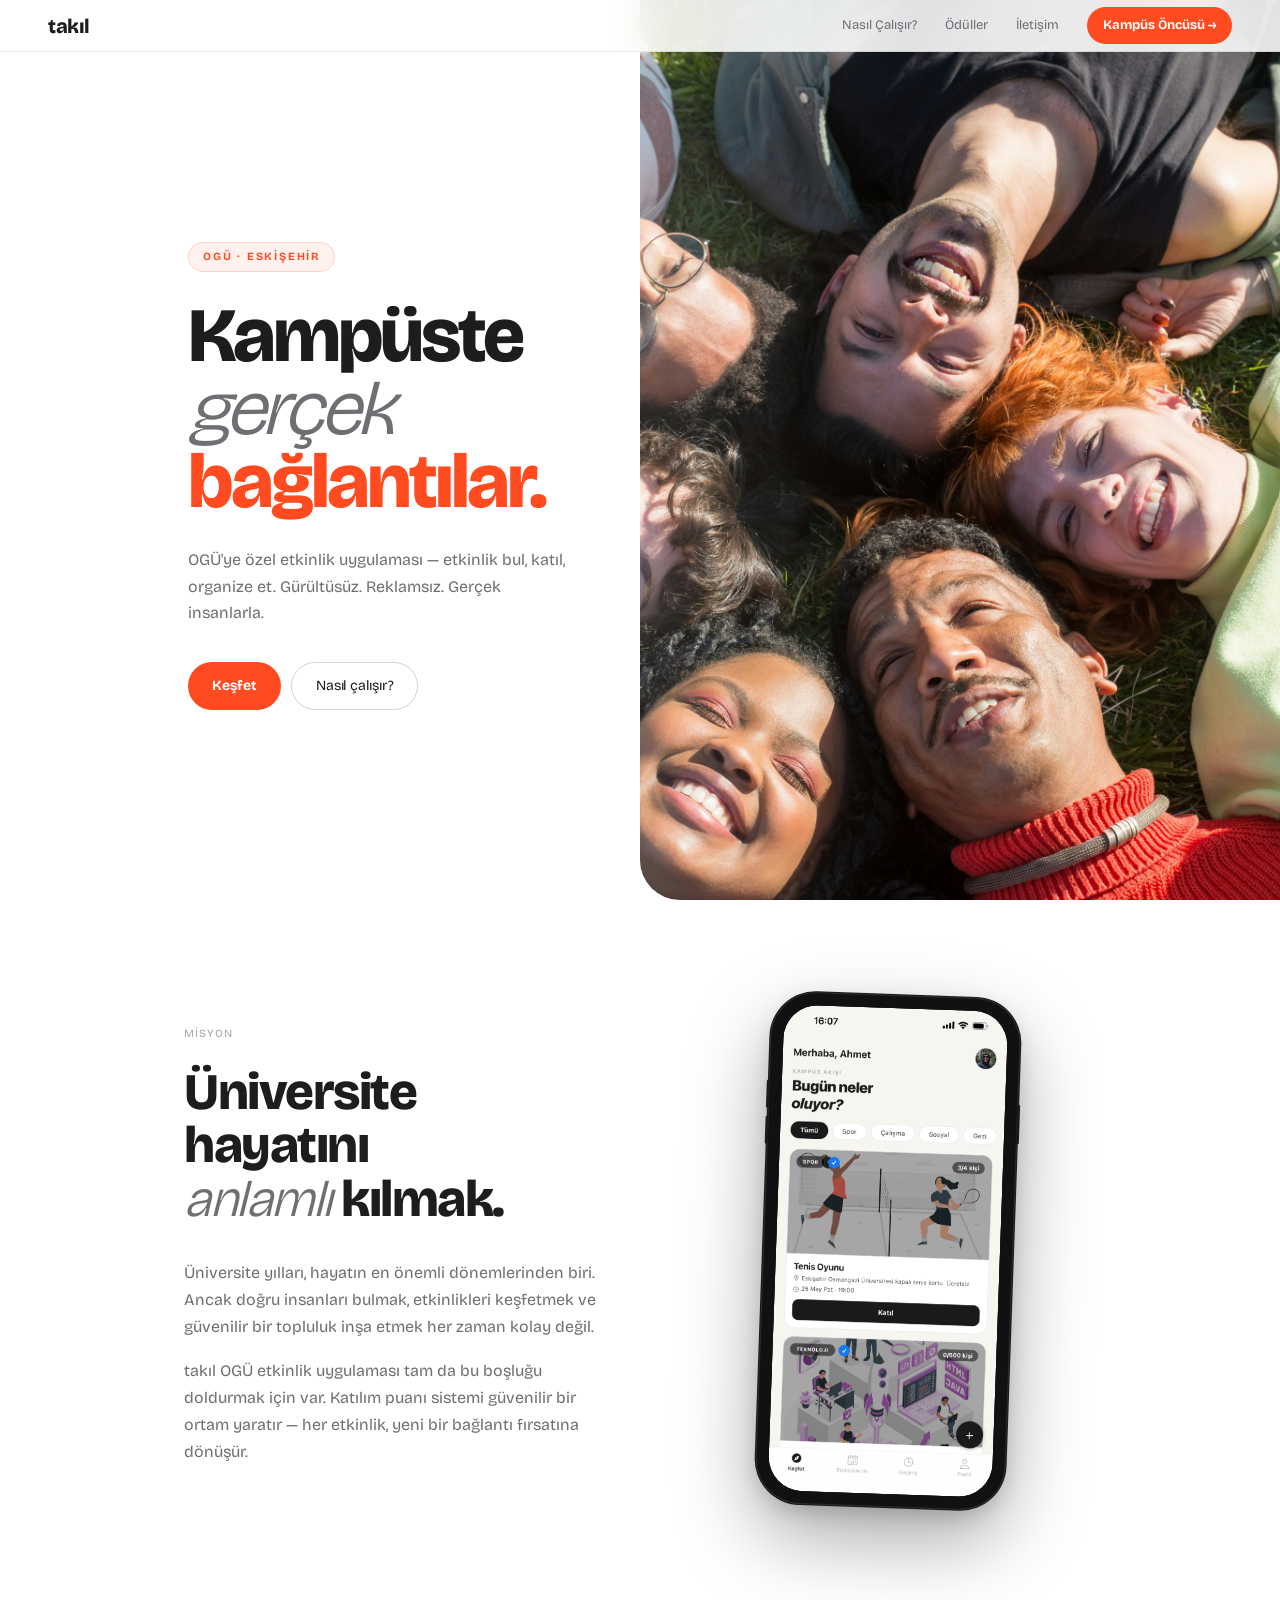
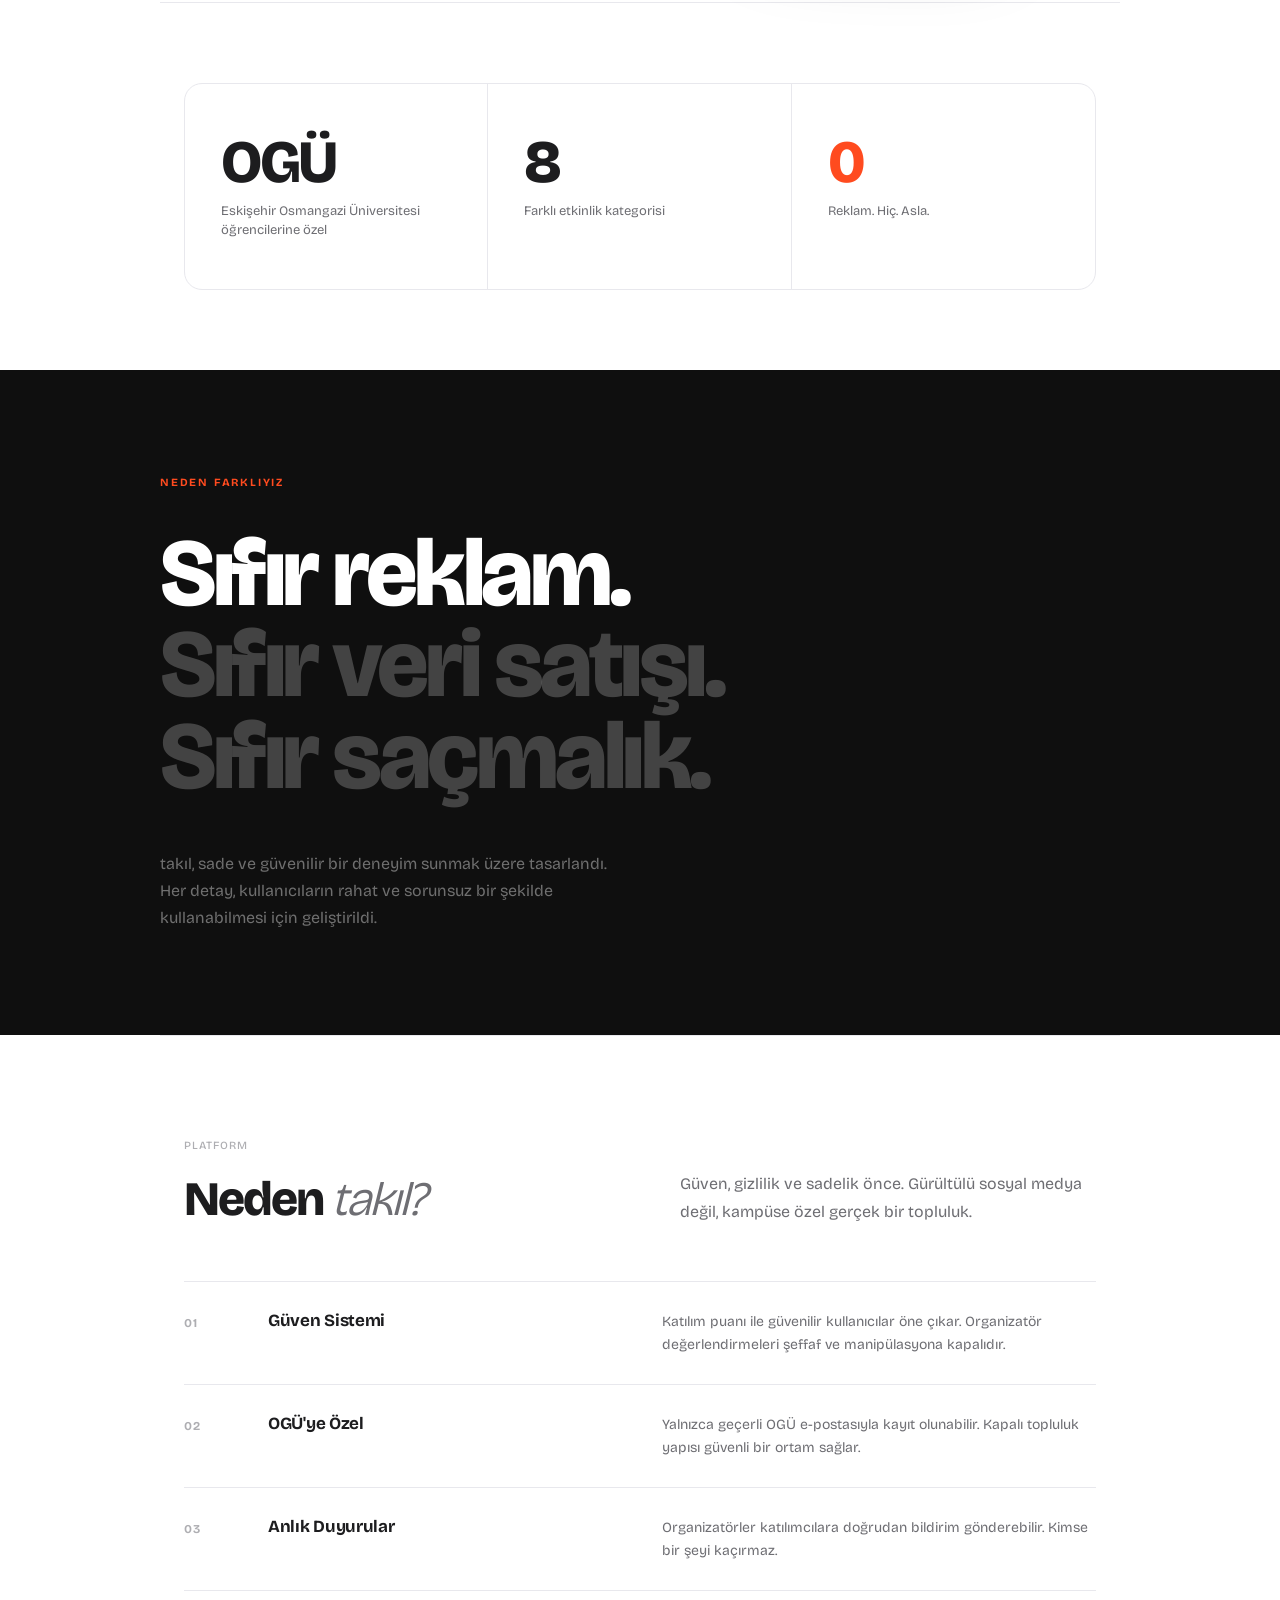
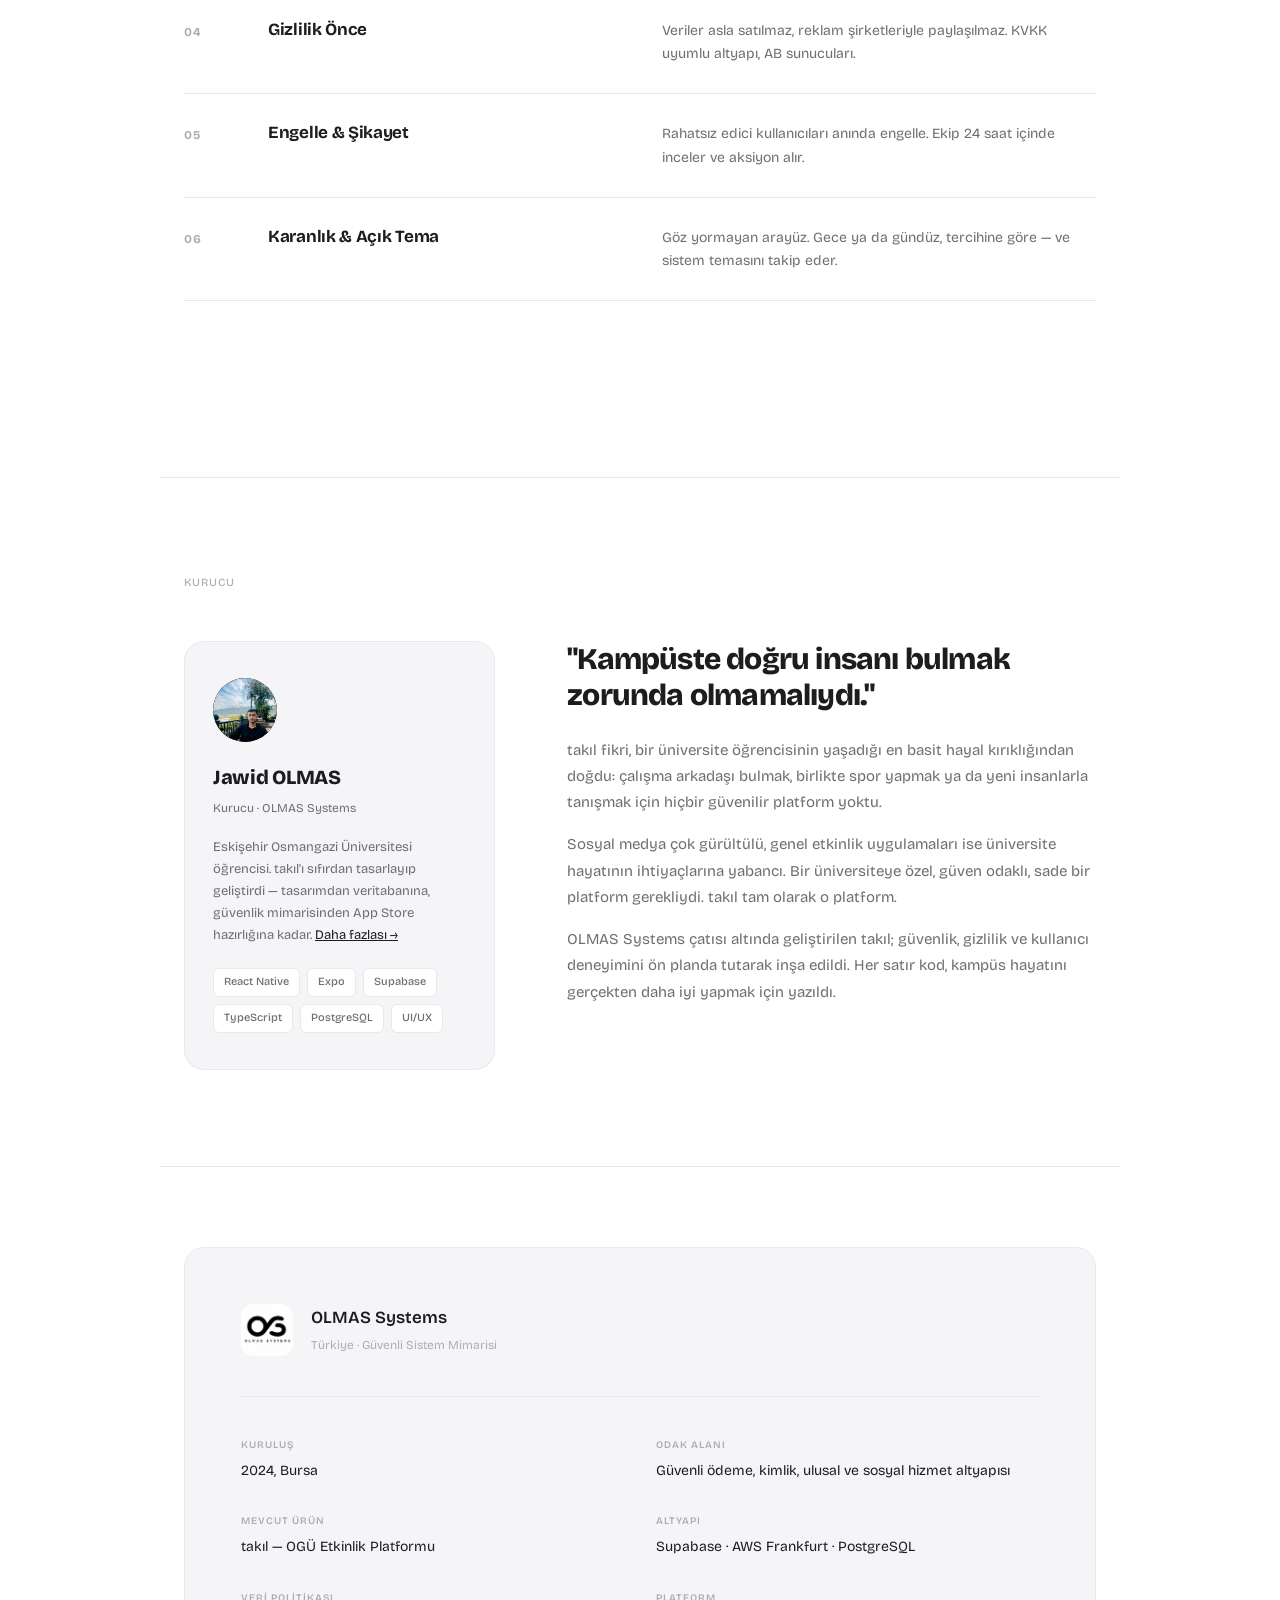
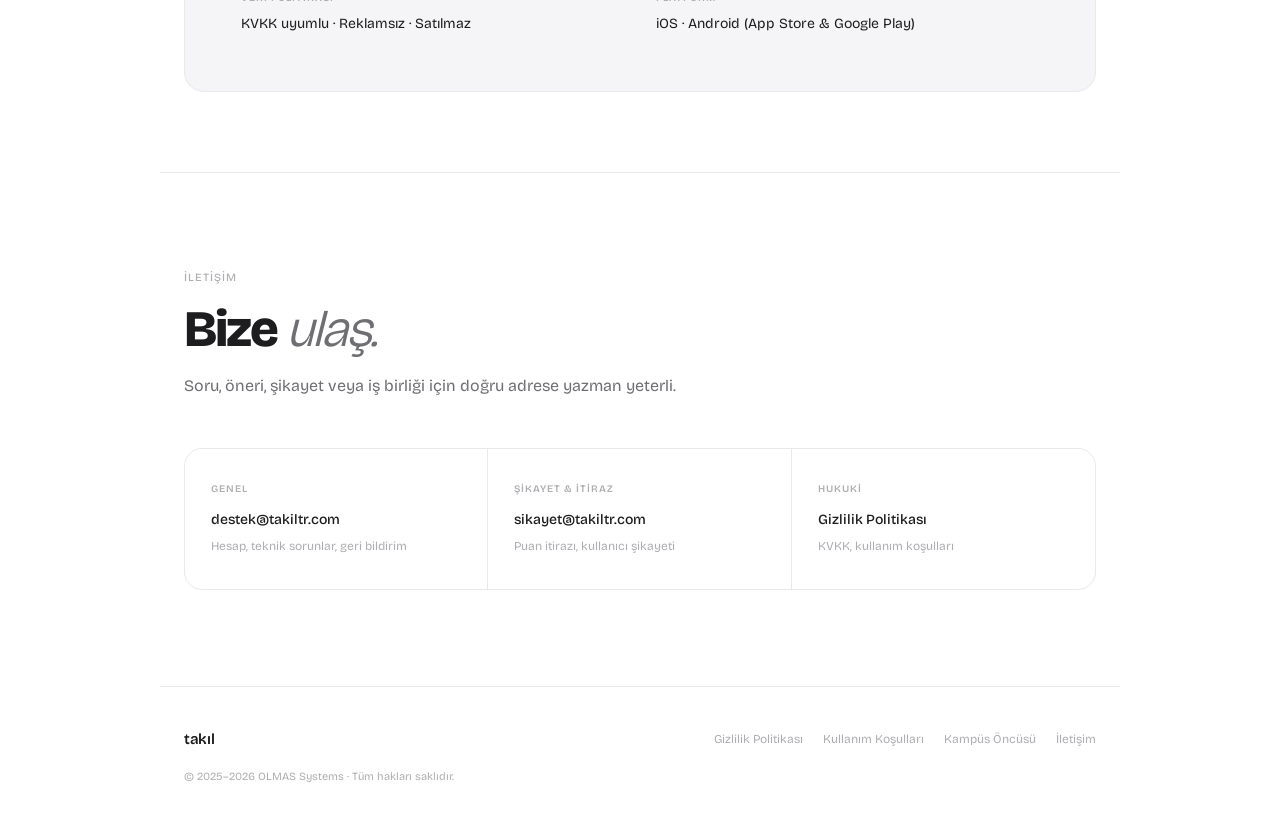
<file: index.html>
<!DOCTYPE html>
<html lang="tr">
<head>
  <meta charset="UTF-8" />
  <meta name="viewport" content="width=device-width, initial-scale=1.0" />
  <title>takıl — OGÜ Etkinlik Uygulaması | Eskişehir Osmangazi Üniversitesi</title>
  <meta name="description" content="takıl, Eskişehir Osmangazi Üniversitesi öğrencilerine özel sosyal etkinlik uygulaması. OGÜ'de etkinlik bul, katıl, organize et. Ücretsiz. Reklamsız. Güvenli." />
  <meta name="keywords" content="takıl, takil, takiltr, takıl uygulama, takil uygulama, takıl OGÜ, takil OGU, OGÜ etkinlik uygulaması, Eskişehir Osmangazi Üniversitesi sosyal uygulama, kampüs etkinlik, üniversite etkinlik platformu, OGÜ öğrenci uygulaması, Eskişehir etkinlik" />
  <meta name="robots" content="index, follow" />
  <link rel="canonical" href="https://takiltr.com/" />

  <!-- Open Graph -->
  <meta property="og:type" content="website" />
  <meta property="og:url" content="https://takiltr.com/" />
  <meta property="og:site_name" content="takıl" />
  <meta property="og:locale" content="tr_TR" />
  <meta property="og:title" content="takıl — OGÜ Etkinlik Uygulaması" />
  <meta property="og:description" content="Eskişehir Osmangazi Üniversitesi öğrencilerine özel etkinlik platformu. Etkinlik bul, katıl, organize et. Ücretsiz. Reklamsız." />
  <meta property="og:image" content="https://takiltr.com/Img/image1.jpg" />
  <meta property="og:image:width" content="1200" />
  <meta property="og:image:height" content="630" />

  <!-- Twitter Card -->
  <meta name="twitter:card" content="summary_large_image" />
  <meta name="twitter:title" content="takıl — OGÜ Etkinlik Uygulaması" />
  <meta name="twitter:description" content="Eskişehir Osmangazi Üniversitesi öğrencilerine özel etkinlik platformu. Etkinlik bul, katıl, organize et." />
  <meta name="twitter:image" content="https://takiltr.com/Img/image1.jpg" />

  <link rel="icon" type="image/png" href="/favicon.png" />
  <link rel="apple-touch-icon" sizes="180x180" href="/mb-favicon.png" />
  <link rel="icon" type="image/png" sizes="192x192" href="/mb-favicon.png" />
  <link rel="icon" type="image/png" sizes="512x512" href="/mb-favicon.png" />
  <meta name="theme-color" content="#ffffff" />

  <!-- JSON-LD Structured Data -->
  <script type="application/ld+json">
  {
    "@context": "https://schema.org",
    "@graph": [
      {
        "@type": "WebSite",
        "@id": "https://takiltr.com/#website",
        "url": "https://takiltr.com/",
        "name": "takıl",
        "description": "Eskişehir Osmangazi Üniversitesi öğrencilerine özel etkinlik ve sosyal platform",
        "inLanguage": "tr",
        "publisher": { "@id": "https://takiltr.com/#organization" }
      },
      {
        "@type": "Organization",
        "@id": "https://takiltr.com/#organization",
        "name": "OLMAS Systems",
        "url": "https://takiltr.com/",
        "logo": {
          "@type": "ImageObject",
          "url": "https://takiltr.com/mb-favicon.png",
          "width": 512,
          "height": 512
        },
        "email": "destek@takiltr.com",
        "foundingDate": "2024",
        "foundingLocation": {
          "@type": "Place",
          "addressLocality": "Eskişehir",
          "addressCountry": "TR"
        },
        "sameAs": [
          "https://play.google.com/store/apps/details?id=com.jawidolmas.takil"
        ]
      },
      {
        "@type": "MobileApplication",
        "name": "takıl",
        "description": "Eskişehir Osmangazi Üniversitesi öğrencilerine özel etkinlik ve sosyal platform. OGÜ'de etkinlik bul, katıl, organize et. Ücretsiz. Reklamsız.",
        "applicationCategory": "SocialNetworkingApplication",
        "operatingSystem": ["iOS", "Android"],
        "url": "https://takiltr.com/",
        "downloadUrl": "https://play.google.com/store/apps/details?id=com.jawidolmas.takil",
        "offers": {
          "@type": "Offer",
          "price": "0",
          "priceCurrency": "TRY"
        },
        "author": { "@id": "https://takiltr.com/#organization" },
        "inLanguage": "tr",
        "screenshot": "https://takiltr.com/Img/image3.png"
      }
    ]
  }
  </script>
  <link rel="preconnect" href="https://fonts.googleapis.com">
  <link rel="preconnect" href="https://fonts.gstatic.com" crossorigin>
  <link href="https://fonts.googleapis.com/css2?family=Bricolage+Grotesque:opsz,wght@12..96,300..800&display=swap" rel="stylesheet">
  <link rel="stylesheet" href="takil.css" />
  <style>

    /* ── ROOT ── */
    :root {
      --accent:      #FF4B1F;
      --accent-soft: rgba(255, 75, 31, 0.08);
      --accent-mid:  rgba(255, 75, 31, 0.20);
    }
    body { font-family: 'Bricolage Grotesque', -apple-system, sans-serif; }

    /* ── NAV ─────────────────────────────────────────────── */
    .nav-logo { font-weight: 800; font-size: 20px; letter-spacing: -0.5px; }
    .nav-cta, .nav-links a.nav-cta { background: var(--accent); font-weight: 700; }
    .nav-cta:hover { opacity: 0.88; }

    /* Hamburger */
    .nav-hamburger {
      display: none;
      flex-direction: column;
      justify-content: center;
      gap: 5px;
      width: 36px;
      height: 36px;
      cursor: pointer;
      background: none;
      border: none;
      padding: 4px;
    }
    .nav-hamburger span {
      display: block;
      width: 22px;
      height: 2px;
      background: var(--text-1);
      border-radius: 2px;
      transition: transform 0.25s, opacity 0.25s;
      transform-origin: center;
    }
    .nav-hamburger.open span:nth-child(1) { transform: translateY(7px) rotate(45deg); }
    .nav-hamburger.open span:nth-child(2) { opacity: 0; }
    .nav-hamburger.open span:nth-child(3) { transform: translateY(-7px) rotate(-45deg); }

    /* Mobile nav overlay */
    .mobile-menu {
      display: none;
      position: fixed;
      top: var(--nav-h);
      left: 0; right: 0; bottom: 0;
      background: rgba(255,255,255,0.97);
      backdrop-filter: blur(20px);
      -webkit-backdrop-filter: blur(20px);
      z-index: 150;
      flex-direction: column;
      align-items: flex-start;
      padding: 32px 28px;
      gap: 4px;
    }
    .mobile-menu.open { display: flex; }
    .mobile-menu a {
      font-size: 26px;
      font-weight: 800;
      letter-spacing: -1px;
      color: var(--text-1);
      text-decoration: none;
      padding: 10px 0;
      border-bottom: 1px solid var(--border-l);
      width: 100%;
      transition: color 0.15s;
    }
    .mobile-menu a:last-child { border-bottom: none; }
    .mobile-menu a.mobile-cta {
      color: var(--accent);
      font-size: 26px;
    }

    /* ── HERO SPLIT ── */
    .hero-split {
      display: grid;
      grid-template-columns: 1fr 1fr;
      min-height: 100svh;
    }

    .hero-left {
      display: flex;
      flex-direction: column;
      justify-content: center;
      padding: calc(var(--nav-h) + 80px) 72px 80px 72px;
      max-width: 560px;
      margin-left: auto;
    }

    .hero-kicker {
      display: inline-flex;
      align-items: center;
      gap: 8px;
      font-size: 11px;
      font-weight: 700;
      letter-spacing: 1.8px;
      text-transform: uppercase;
      color: var(--accent);
      background: var(--accent-soft);
      border: 1px solid var(--accent-mid);
      border-radius: 100px;
      padding: 5px 14px;
      margin-bottom: 28px;
      width: fit-content;
    }

    .hero-left h1 {
      font-size: clamp(52px, 6vw, 88px);
      font-weight: 800;
      line-height: 0.95;
      letter-spacing: -3px;
      color: var(--text-1);
      margin-bottom: 28px;
    }
    .hero-left h1 .accent { color: var(--accent); }
    .hero-left h1 em {
      font-style: italic;
      font-weight: 300;
      color: var(--text-2);
    }

    .hero-desc {
      font-size: 16px;
      color: var(--text-2);
      line-height: 1.65;
      max-width: 380px;
      margin-bottom: 36px;
      font-weight: 400;
    }

    .hero-actions { display: flex; gap: 10px; flex-wrap: wrap; }

    .btn-primary {
      background: var(--accent);
      font-weight: 700;
      letter-spacing: -0.2px;
    }

    /* logo badge overlay on photo */
    .hero-logo-badge {
      position: absolute;
      top: 20px;
      left: 20px;
      width: 48px;
      height: 48px;
      border-radius: 14px;
      overflow: hidden;
      box-shadow: 0 2px 8px rgba(0,0,0,0.18), 0 0 0 1.5px rgba(255,255,255,0.55);
    }
    .hero-logo-badge img {
      width: 100%;
      height: 100%;
      object-fit: cover;
      display: block;
      border-radius: 0;
    }

    /* right photo panel */
    .hero-photo {
      position: relative;
      overflow: hidden;
      border-radius: 0 0 0 40px;
    }
    .hero-photo img {
      width: 100%;
      height: 100%;
      object-fit: cover;
      object-position: center 30%;
      display: block;
    }
    .hero-photo-overlay {
      position: absolute;
      inset: 0;
      background: linear-gradient(
        to right,
        rgba(255,255,255,0.12) 0%,
        transparent 40%
      );
    }

    /* ── MISSION ──── */
    .mission-layout {
      display: grid;
      grid-template-columns: 1fr 1fr;
      gap: 80px;
      align-items: center;
    }
    .mission-statement {
      font-size: clamp(32px, 4vw, 52px);
      font-weight: 800;
      line-height: 1.05;
      letter-spacing: -1.5px;
      color: var(--text-1);
      margin-top: 20px;
      margin-bottom: 32px;
    }
    .mission-statement em {
      font-style: italic;
      font-weight: 300;
      color: var(--text-2);
    }
    .mission-body {
      font-size: 16px;
      color: var(--text-2);
      line-height: 1.7;
      margin-bottom: 16px;
    }

    /* Phone mockup */
    .phone-wrap {
      display: flex;
      justify-content: center;
      align-items: center;
    }
    .phone-frame {
      position: relative;
      width: 248px;
      background: #111;
      border-radius: 44px;
      padding: 12px;
      box-shadow:
        0 0 0 1px rgba(255,255,255,0.08),
        0 0 0 2px #1a1a1a,
        0 32px 80px rgba(0,0,0,0.35),
        0 8px 20px rgba(0,0,0,0.15);
      transform: rotate(2deg);
    }
    .phone-screen {
      width: 100%;
      border-radius: 34px;
      display: block;
      overflow: hidden;
    }
    .phone-screen img {
      width: 100%;
      display: block;
      border-radius: 34px;
    }
    .phone-side-btn {
      position: absolute;
      background: #1a1a1a;
      border-radius: 3px;
    }
    .phone-side-btn.vol-up  { width: 3px; height: 28px; left: -3px; top: 88px; }
    .phone-side-btn.vol-dn  { width: 3px; height: 28px; left: -3px; top: 124px; }
    .phone-side-btn.power   { width: 3px; height: 40px; right: -3px; top: 104px; }

    /* ── STATS ────── */
    .stat-item { text-align: left; padding: 48px 36px; }
    .stat-num {
      font-size: 60px;
      font-weight: 800;
      line-height: 1;
      letter-spacing: -2.5px;
    }
    .stat-num.hot { color: var(--accent); }
    .stat-desc {
      font-size: 13px;
      color: var(--text-2);
      margin-top: 10px;
      line-height: 1.5;
    }

    /* ── MANIFESTO ───────────────────────────────────────── */
    .manifesto-block {
      background: #0f0f0f;
      padding: 104px 24px;
    }
    .manifesto-inner { max-width: var(--max-w); margin: 0 auto; }
    .manifesto-tag {
      font-size: 11px;
      font-weight: 700;
      letter-spacing: 1.8px;
      text-transform: uppercase;
      color: var(--accent);
      margin-bottom: 36px;
      display: block;
    }
    .manifesto-headline {
      font-size: clamp(52px, 7.5vw, 104px);
      font-weight: 800;
      line-height: 0.95;
      letter-spacing: -3.5px;
      color: #fff;
      margin-bottom: 48px;
    }
    .manifesto-headline .dim { color: rgba(255,255,255,0.22); }
    .manifesto-sub {
      font-size: 16px;
      color: rgba(255,255,255,0.4);
      max-width: 460px;
      line-height: 1.7;
      font-weight: 400;
    }

    /* ── FEATURES ────────────────────────────────────────── */
    .features-header {
      display: grid;
      grid-template-columns: 1fr 1fr;
      gap: 80px;
      align-items: end;
      margin-bottom: 56px;
    }
    .section-title { font-weight: 800; letter-spacing: -2px; }
    .section-title em { font-style: italic; font-weight: 300; color: var(--text-2); }
    .features-header-right p { font-size: 16px; color: var(--text-2); line-height: 1.7; }
    .features-lines { border-top: 1px solid var(--border-l); }
    .feature-line {
      display: grid;
      grid-template-columns: 52px 1fr 1.2fr;
      gap: 32px;
      align-items: start;
      padding: 28px 0;
      border-bottom: 1px solid var(--border-l);
      cursor: default;
    }
    .feature-line-num {
      font-size: 12px; font-weight: 700; color: var(--text-3);
      padding-top: 3px; letter-spacing: 0.5px; transition: color 0.15s;
    }
    .feature-line-title {
      font-size: 17px; font-weight: 700; color: var(--text-1);
      letter-spacing: -0.3px; line-height: 1.3; transition: color 0.15s;
    }
    .feature-line-desc { font-size: 14px; color: var(--text-2); line-height: 1.65; }
    .feature-line:hover .feature-line-num   { color: var(--accent); }
    .feature-line:hover .feature-line-title { color: var(--accent); }

    /* ── FOUNDER ─────────────────────────────────────────── */
    .founder-name { font-weight: 800; font-size: 20px; letter-spacing: -0.3px; }
    .founder-story h3 {
      font-size: clamp(22px, 2.5vw, 30px); font-weight: 800;
      letter-spacing: -0.8px; color: var(--text-1); line-height: 1.2; margin-bottom: 24px;
    }
    .founder-story p { font-size: 15px; color: var(--text-2); line-height: 1.75; margin-bottom: 16px; }

    /* ── CONTACT ─────────────────────────────────────────── */
    .contact-header h2 {
      font-size: clamp(32px, 4vw, 52px); font-weight: 800;
      letter-spacing: -2px; color: var(--text-1); line-height: 1.05;
      margin-top: 16px; margin-bottom: 16px;
    }
    .contact-header h2 em { font-style: italic; font-weight: 300; color: var(--text-2); }
    .contact-header p { font-size: 16px; color: var(--text-2); line-height: 1.65; }
    .contact-value:hover { color: var(--accent) !important; text-decoration: none; }

   /* ── RESPONSIVE ── */
    .feature-chevron { display: none; }

    @media (max-width: 768px) {
      .nav-links { display: none; }
      .nav-hamburger { display: flex; }
      nav { padding: 0 20px; }

      .hero-split { grid-template-columns: 1fr; min-height: auto; padding-top: var(--nav-h); }
      .hero-photo { height: 55vw; order: -1; border-radius: 0 0 0 28px; }
      .hero-left { padding: 36px 24px 56px; max-width: 100%; margin-left: 0; }
      .hero-left h1 { font-size: clamp(44px, 11vw, 64px); letter-spacing: -2px; }

      .mission-layout { grid-template-columns: 1fr; gap: 40px; }
      .phone-wrap { justify-content: center; }
      .phone-frame { width: 200px; }

      .features-header { grid-template-columns: 1fr; gap: 20px; }

      .feature-line {
        grid-template-columns: 40px 1fr 28px;
        gap: 16px;
        cursor: pointer;
        -webkit-tap-highlight-color: transparent;
      }
      .feature-line-desc {
        display: none;
        grid-column: 2 / 4;
        padding-top: 6px;
        padding-bottom: 4px;
        font-size: 13px;
        color: var(--text-2);
        line-height: 1.65;
      }
      .feature-line.open .feature-line-desc { display: block; }
      .feature-chevron {
        display: flex;
        width: 28px; height: 28px;
        border-radius: 50%;
        border: 1px solid var(--border-l);
        background: var(--bg-soft);
        align-items: center; justify-content: center;
        flex-shrink: 0;
        transition: background 0.15s, transform 0.25s;
        color: var(--text-3);
        font-size: 16px; font-weight: 300; line-height: 1;
      }
      .feature-line.open .feature-chevron {
        background: var(--accent);
        color: #fff;
        transform: rotate(45deg);
        border-color: var(--accent);
      }

      .manifesto-block { padding: 72px 20px; }
      .manifesto-headline { letter-spacing: -2px; }
      .stat-item { padding: 32px 20px; }
      .stat-num { font-size: 44px; }
    }

    @media (min-width: 769px) and (max-width: 1024px) {
      .hero-left { padding: calc(var(--nav-h) + 56px) 40px 56px 40px; max-width: 480px; margin-left: 0; }
      .hero-left h1 { font-size: clamp(48px, 5.5vw, 72px); }
      .hero-photo img { object-position: center 20%; }
      .hero-split { min-height: 90svh; }
      .feature-line-desc { display: block; }
    }
  </style>
</head>
<body>

  <!-- NAV -->
  <nav>
    <a class="nav-logo" href="/">takıl</a>
    <div class="nav-links">
      <a href="/how-it-works/">Nasıl Çalışır?</a>
      <a href="/prizes/">Ödüller</a>
      <a href="#contact">İletişim</a>
      <a href="/ambassadors/" class="nav-cta">Kampüs Öncüsü →</a>
    </div>
    <button class="nav-hamburger" id="hamburger" aria-label="Menü">
      <span></span><span></span><span></span>
    </button>
  </nav>

  <!-- MOBILE MENU -->
  <div class="mobile-menu" id="mobileMenu">
    <a href="/how-it-works/" onclick="closeMenu()">Nasıl Çalışır?</a>
    <a href="/prizes/" onclick="closeMenu()">Ödüller</a>
    <a href="/ambassadors/" onclick="closeMenu()">Kampüs Öncüsü</a>
    <a href="#contact" onclick="closeMenu()">İletişim</a>
    <a href="/privacy-policy.html" onclick="closeMenu()">Gizlilik Politikası</a>
    <a href="/terms.html" onclick="closeMenu()">Kullanım Koşulları</a>
  <div class="mobile-menu-brand">
  <span class="mmb-name"><span class="mmb-accent">OLMAS</span> Systems</span>
  <span class="mmb-sub">© 2025–2026 · Tüm hakları saklıdır</span>
  </div>
  </div>

  <!-- HERO -->
  <div class="hero-split">
    <div class="hero-left">
      <span class="hero-kicker">OGÜ · Eskişehir</span>
      <h1>Kampüste<br><em>gerçek</em><br><span class="accent">bağlantılar.</span></h1>
      <p class="hero-desc">
        OGÜ'ye özel etkinlik uygulaması —
        etkinlik bul, katıl, organize et.
        Gürültüsüz. Reklamsız. Gerçek insanlarla.
      </p>
      <div class="hero-actions">
        <a href="#mission" class="btn-primary">Keşfet</a>
        <a href="/how-it-works/" class="btn-ghost">Nasıl çalışır?</a>
      </div>
    </div>
    <div class="hero-photo">
      <img
        src="Img/image1.jpg"
        alt="OGÜ kampüs öğrencileri etkinliğe katılıyor — takıl Eskişehir Osmangazi Üniversitesi etkinlik uygulaması"
        loading="eager"
      />
      <div class="hero-photo-overlay"></div>
    </div>
  </div>

  <!-- MISSION -->
  <section id="mission">
    <div class="mission-layout">
      <div>
        <span class="label">Misyon</span>
        <h2 class="mission-statement">Üniversite hayatını<br><em>anlamlı</em> kılmak.</h2>
        <p class="mission-body">
          Üniversite yılları, hayatın en önemli dönemlerinden biri.
          Ancak doğru insanları bulmak, etkinlikleri keşfetmek ve
          güvenilir bir topluluk inşa etmek her zaman kolay değil.
        </p>
        <p class="mission-body">
          takıl OGÜ etkinlik uygulaması tam da bu boşluğu doldurmak için var.
          Katılım puanı sistemi güvenilir bir ortam yaratır —
          her etkinlik, yeni bir bağlantı fırsatına dönüşür.
        </p>
      </div>
      <div class="phone-wrap">
        <div class="phone-frame">
          <div class="phone-side-btn vol-up"></div>
          <div class="phone-side-btn vol-dn"></div>
          <div class="phone-side-btn power"></div>
          <div class="phone-screen">
            <img src="Img/image3.png" alt="takıl OGÜ etkinlik uygulaması ekranı — etkinlik listesi ve katılım sistemi" />
          </div>
        </div>
      </div>
    </div>
  </section>

  <hr class="divider" />

  <!-- STATS -->
  <section style="padding-top: 80px; padding-bottom: 80px;">
    <div class="stats-row">
      <div class="stat-item">
        <div class="stat-num">OGÜ</div>
        <div class="stat-desc">Eskişehir Osmangazi Üniversitesi öğrencilerine özel</div>
      </div>
      <div class="stat-item">
        <div class="stat-num">8</div>
        <div class="stat-desc">Farklı etkinlik kategorisi</div>
      </div>
      <div class="stat-item">
        <div class="stat-num hot">0</div>
        <div class="stat-desc">Reklam. Hiç. Asla.</div>
      </div>
    </div>
  </section>

  <!-- MANIFESTO -->
  <div class="manifesto-block">
    <div class="manifesto-inner">
      <span class="manifesto-tag">Neden Farklıyız</span>
      <p class="manifesto-headline">
        Sıfır reklam.<br>
        <span class="dim">Sıfır veri satışı.</span><br>
        <span class="dim">Sıfır saçmalık.</span>
      </p>
      <p class="manifesto-sub">
        takıl, sade ve güvenilir bir deneyim sunmak üzere tasarlandı.
        Her detay, kullanıcıların rahat ve sorunsuz bir şekilde kullanabilmesi için geliştirildi.
      </p>
    </div>
  </div>

  <hr class="divider" />

  <!-- FEATURES -->
  <section id="features" style="padding-top: 96px;">
    <div class="features-header">
      <div class="features-header-left">
        <span class="label">Platform</span>
        <h2 class="section-title" style="margin-top:16px;">Neden <em>takıl?</em></h2>
      </div>
      <div class="features-header-right">
        <p>Güven, gizlilik ve sadelik önce. Gürültülü sosyal medya değil, kampüse özel gerçek bir topluluk.</p>
      </div>
    </div>
    <div class="features-lines">
      <div class="feature-line">
        <div class="feature-line-num">01</div>
        <div class="feature-line-title">Güven Sistemi</div>
        <div class="feature-line-desc">Katılım puanı ile güvenilir kullanıcılar öne çıkar. Organizatör değerlendirmeleri şeffaf ve manipülasyona kapalıdır.</div>
        <div class="feature-chevron">+</div>
      </div>
      <div class="feature-line">
        <div class="feature-line-num">02</div>
        <div class="feature-line-title">OGÜ'ye Özel</div>
        <div class="feature-line-desc">Yalnızca geçerli OGÜ e-postasıyla kayıt olunabilir. Kapalı topluluk yapısı güvenli bir ortam sağlar.</div>
         <div class="feature-chevron">+</div>
      </div>
      <div class="feature-line">
        <div class="feature-line-num">03</div>
        <div class="feature-line-title">Anlık Duyurular</div>
        <div class="feature-line-desc">Organizatörler katılımcılara doğrudan bildirim gönderebilir. Kimse bir şeyi kaçırmaz.</div>
         <div class="feature-chevron">+</div>
      </div>
      <div class="feature-line">
        <div class="feature-line-num">04</div>
        <div class="feature-line-title">Gizlilik Önce</div>
        <div class="feature-line-desc">Veriler asla satılmaz, reklam şirketleriyle paylaşılmaz. KVKK uyumlu altyapı, AB sunucuları.</div>
         <div class="feature-chevron">+</div>
      </div>
      <div class="feature-line">
        <div class="feature-line-num">05</div>
        <div class="feature-line-title">Engelle &amp; Şikayet</div>
        <div class="feature-line-desc">Rahatsız edici kullanıcıları anında engelle. Ekip 24 saat içinde inceler ve aksiyon alır.</div>
          <div class="feature-chevron">+</div>
      </div>
      <div class="feature-line">
        <div class="feature-line-num">06</div>
        <div class="feature-line-title">Karanlık &amp; Açık Tema</div>
        <div class="feature-line-desc">Göz yormayan arayüz. Gece ya da gündüz, tercihine göre — ve sistem temasını takip eder.</div>
          <div class="feature-chevron">+</div>
      </div>
    </div>
  </section>

  <hr class="divider" style="margin-top: 80px;" />

  <!-- FOUNDER -->
  <section id="founder">
    <span class="label" style="display:block; margin-bottom:48px;">Kurucu</span>
    <div class="founder-wrap">
      <div>
        <div class="founder-card">
          <div class="founder-avatar">
            <img src="Img/founder.jpg" alt="Jawid OLMAS" />
          </div>
          <div class="founder-name">Jawid OLMAS</div>
          <div class="founder-role">Kurucu · OLMAS Systems</div>
          <div class="founder-bio">
            Eskişehir Osmangazi Üniversitesi öğrencisi. takıl'ı sıfırdan tasarlayıp geliştirdi —
            tasarımdan veritabanına, güvenlik mimarisinden App Store hazırlığına kadar.
            <a href="/founders/">Daha fazlası →</a>
          </div>
          <div class="founder-tags">
            <span class="founder-tag">React Native</span>
            <span class="founder-tag">Expo</span>
            <span class="founder-tag">Supabase</span>
            <span class="founder-tag">TypeScript</span>
            <span class="founder-tag">PostgreSQL</span>
            <span class="founder-tag">UI/UX</span>
          </div>
        </div>
      </div>
      <div class="founder-story">
        <h3>"Kampüste doğru insanı bulmak zorunda olmamalıydı."</h3>
        <p>takıl fikri, bir üniversite öğrencisinin yaşadığı en basit hayal kırıklığından doğdu: çalışma arkadaşı bulmak, birlikte spor yapmak ya da yeni insanlarla tanışmak için hiçbir güvenilir platform yoktu.</p>
        <p>Sosyal medya çok gürültülü, genel etkinlik uygulamaları ise üniversite hayatının ihtiyaçlarına yabancı. Bir üniversiteye özel, güven odaklı, sade bir platform gerekliydi. takıl tam olarak o platform.</p>
        <p>OLMAS Systems çatısı altında geliştirilen takıl; güvenlik, gizlilik ve kullanıcı deneyimini ön planda tutarak inşa edildi. Her satır kod, kampüs hayatını gerçekten daha iyi yapmak için yazıldı.</p>
      </div>
    </div>
  </section>

  <hr class="divider" />

  <!-- COMPANY -->
  <section style="padding-top:80px; padding-bottom:80px;">
    <div class="company-wrap">
      <div class="company-header">
        <div class="company-logo">
          <img src="Img/olmas-systems.jpg" alt="OLMAS Systems" />
        </div>
        <div>
          <div class="company-name">OLMAS Systems</div>
          <div class="company-tagline">Türkiye · Güvenli Sistem Mimarisi</div>
        </div>
      </div>
      <div class="company-grid">
        <div><div class="company-item-label">Kuruluş</div><div class="company-item-value">2024, Bursa</div></div>
        <div><div class="company-item-label">Odak Alanı</div><div class="company-item-value">Güvenli ödeme, kimlik, ulusal ve sosyal hizmet altyapısı</div></div>
        <div><div class="company-item-label">Mevcut Ürün</div><div class="company-item-value">takıl — OGÜ Etkinlik Platformu</div></div>
        <div><div class="company-item-label">Altyapı</div><div class="company-item-value">Supabase · AWS Frankfurt · PostgreSQL</div></div>
        <div><div class="company-item-label">Veri Politikası</div><div class="company-item-value">KVKK uyumlu · Reklamsız · Satılmaz</div></div>
        <div><div class="company-item-label">Platform</div><div class="company-item-value">iOS · Android (App Store &amp; Google Play)</div></div>
      </div>
    </div>
  </section>

  <hr class="divider" />

  <!-- CONTACT -->
  <section id="contact">
    <div class="contact-header">
      <span class="label" style="display:block; margin-bottom:16px;">İletişim</span>
      <h2>Bize <em>ulaş.</em></h2>
      <p>Soru, öneri, şikayet veya iş birliği için doğru adrese yazman yeterli.</p>
    </div>
    <div class="contact-grid">
      <div class="contact-item">
        <div class="contact-type">Genel </div>
        <a class="contact-value" href="mailto:destek@takiltr.com">destek@takiltr.com</a>
        <div class="contact-desc">Hesap, teknik sorunlar, geri bildirim</div>
      </div>
      <div class="contact-item">
        <div class="contact-type">Şikayet &amp; İtiraz</div>
        <a class="contact-value" href="mailto:sikayet@takiltr.com">sikayet@takiltr.com</a>
        <div class="contact-desc">Puan itirazı, kullanıcı şikayeti</div>
      </div>
      <div class="contact-item">
        <div class="contact-type">Hukuki</div>
        <a class="contact-value" href="/privacy-policy.html">Gizlilik Politikası</a>
        <div class="contact-desc">KVKK, kullanım koşulları</div>
      </div>
    </div>
  </section>

  <hr class="divider" />

  <footer>
    <div class="footer-left">takıl</div>
    <div class="footer-links">
      <a href="/privacy-policy.html">Gizlilik Politikası</a>
      <a href="/terms.html">Kullanım Koşulları</a>
      <a href="/ambassadors/">Kampüs Öncüsü</a>
      <a href="mailto:destek@takiltr.com">İletişim</a>
    </div>
    <div class="footer-copy">© 2025–2026 OLMAS Systems · Tüm hakları saklıdır.</div>
  </footer>

  <script>
    const hamburger = document.getElementById('hamburger');
    const mobileMenu = document.getElementById('mobileMenu');

    hamburger.addEventListener('click', () => {
      const open = mobileMenu.classList.toggle('open');
      hamburger.classList.toggle('open', open);
      document.body.style.overflow = open ? 'hidden' : '';
    });

    function closeMenu() {
      mobileMenu.classList.remove('open');
      hamburger.classList.remove('open');
      document.body.style.overflow = '';
    }


    document.addEventListener('click', (e) => {
      if (!hamburger.contains(e.target) && !mobileMenu.contains(e.target)) {
        closeMenu();
      }
    });
document.querySelectorAll('.feature-line').forEach(line => {
  line.addEventListener('click', () => {
    if (window.innerWidth > 768) return;
    line.classList.toggle('open');
  });
});
  </script>

</body>
</html>
</file>
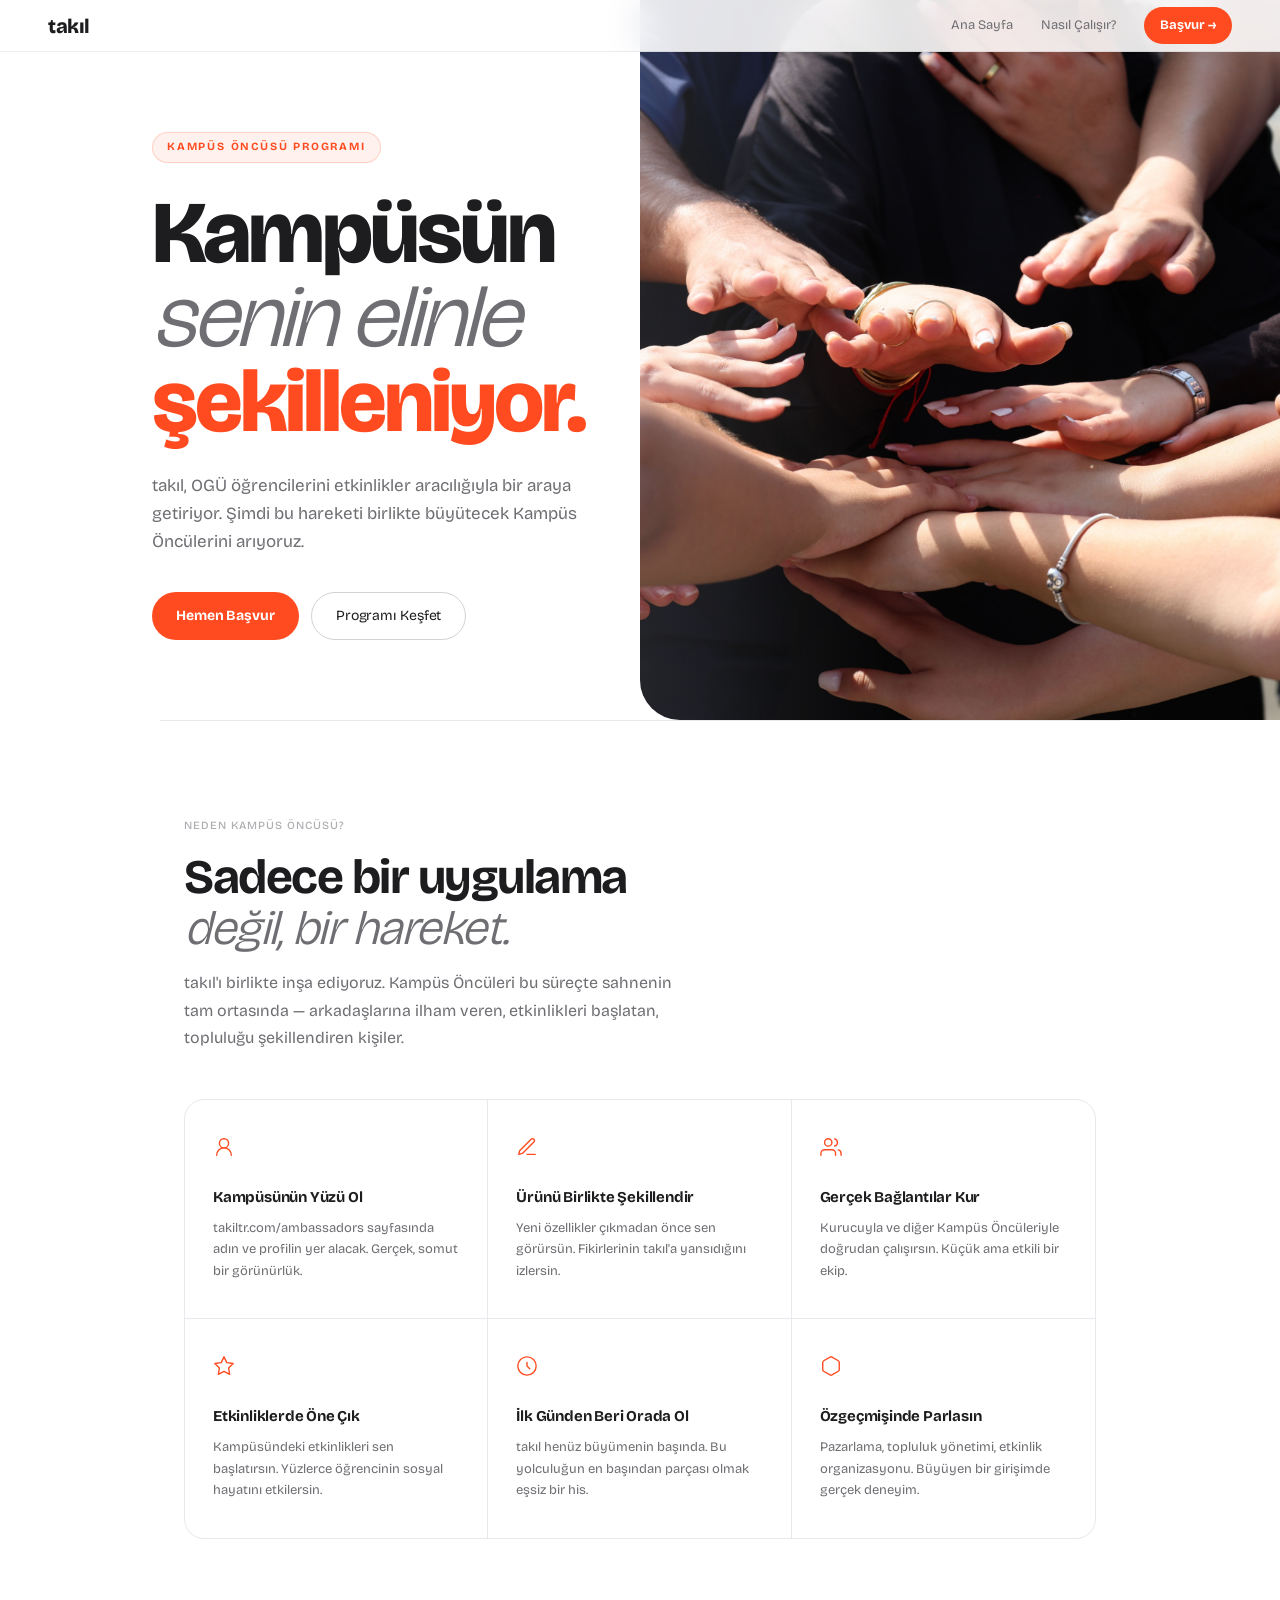
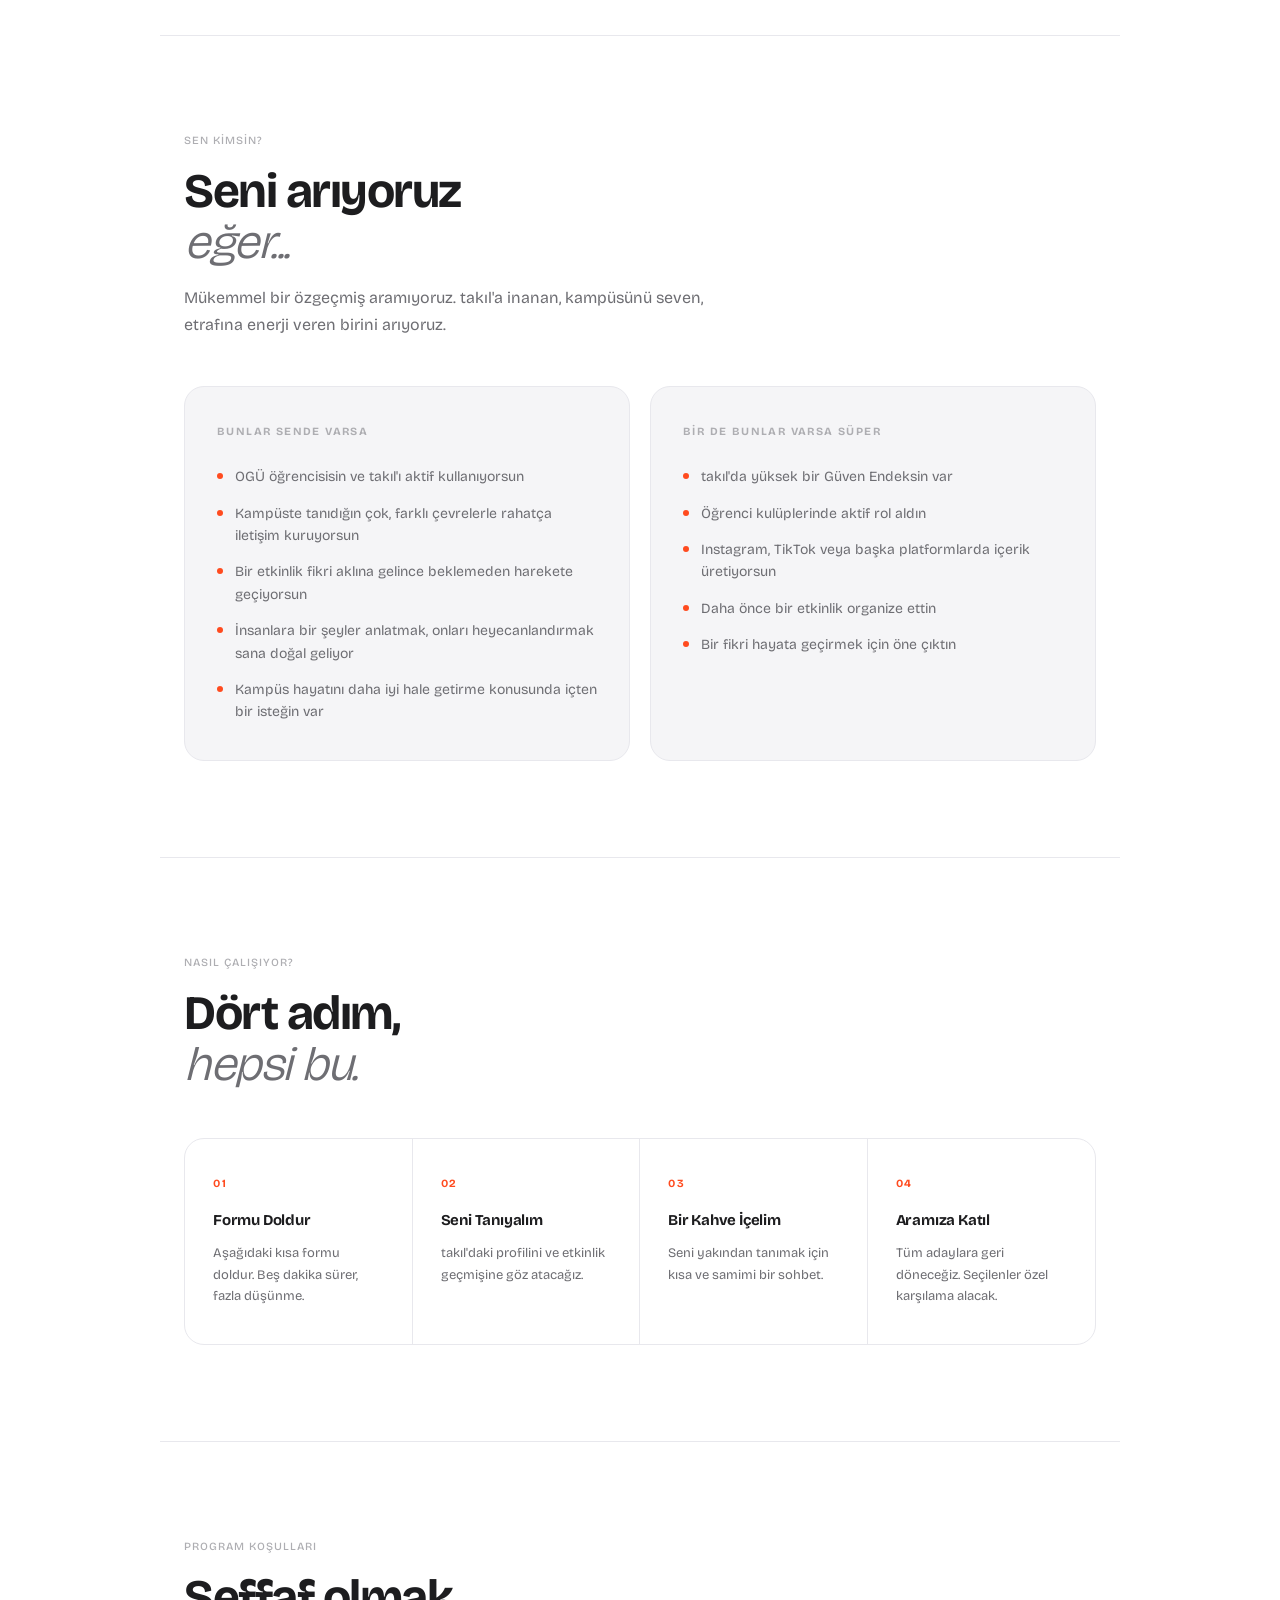
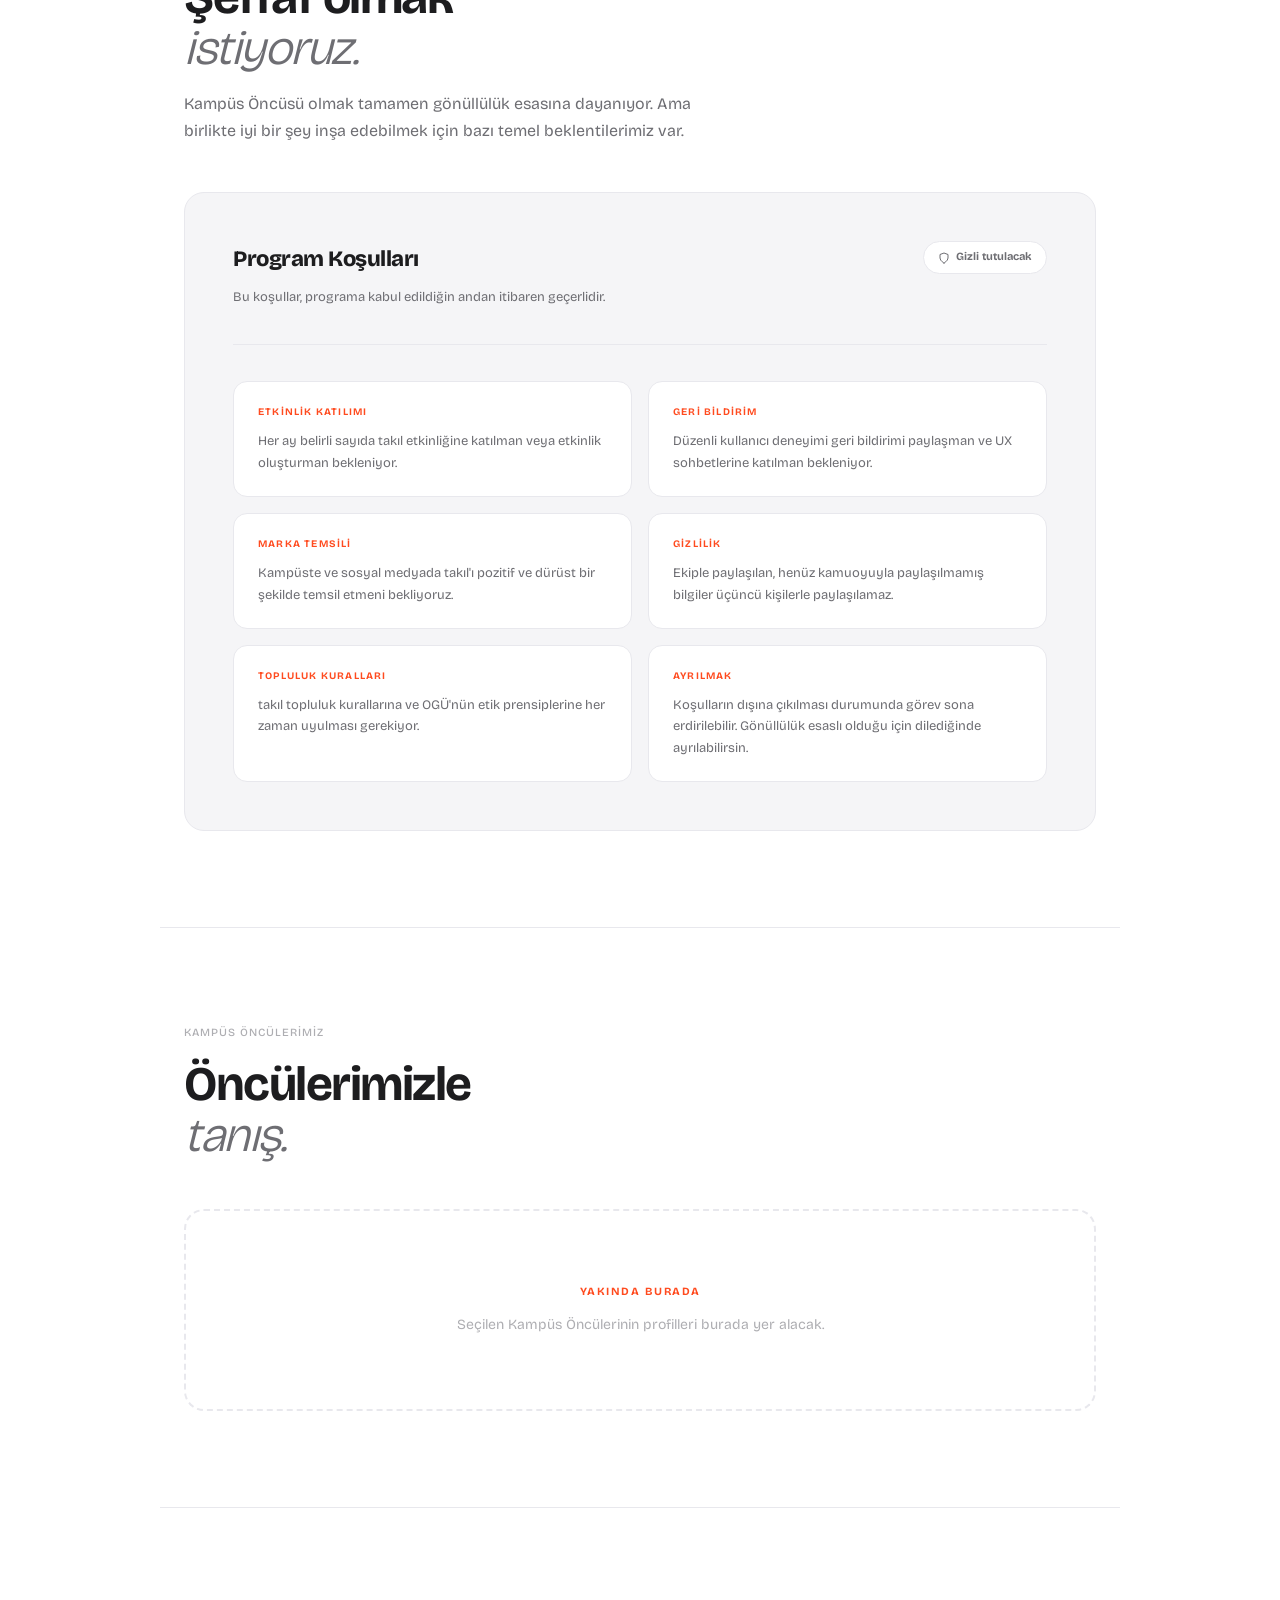
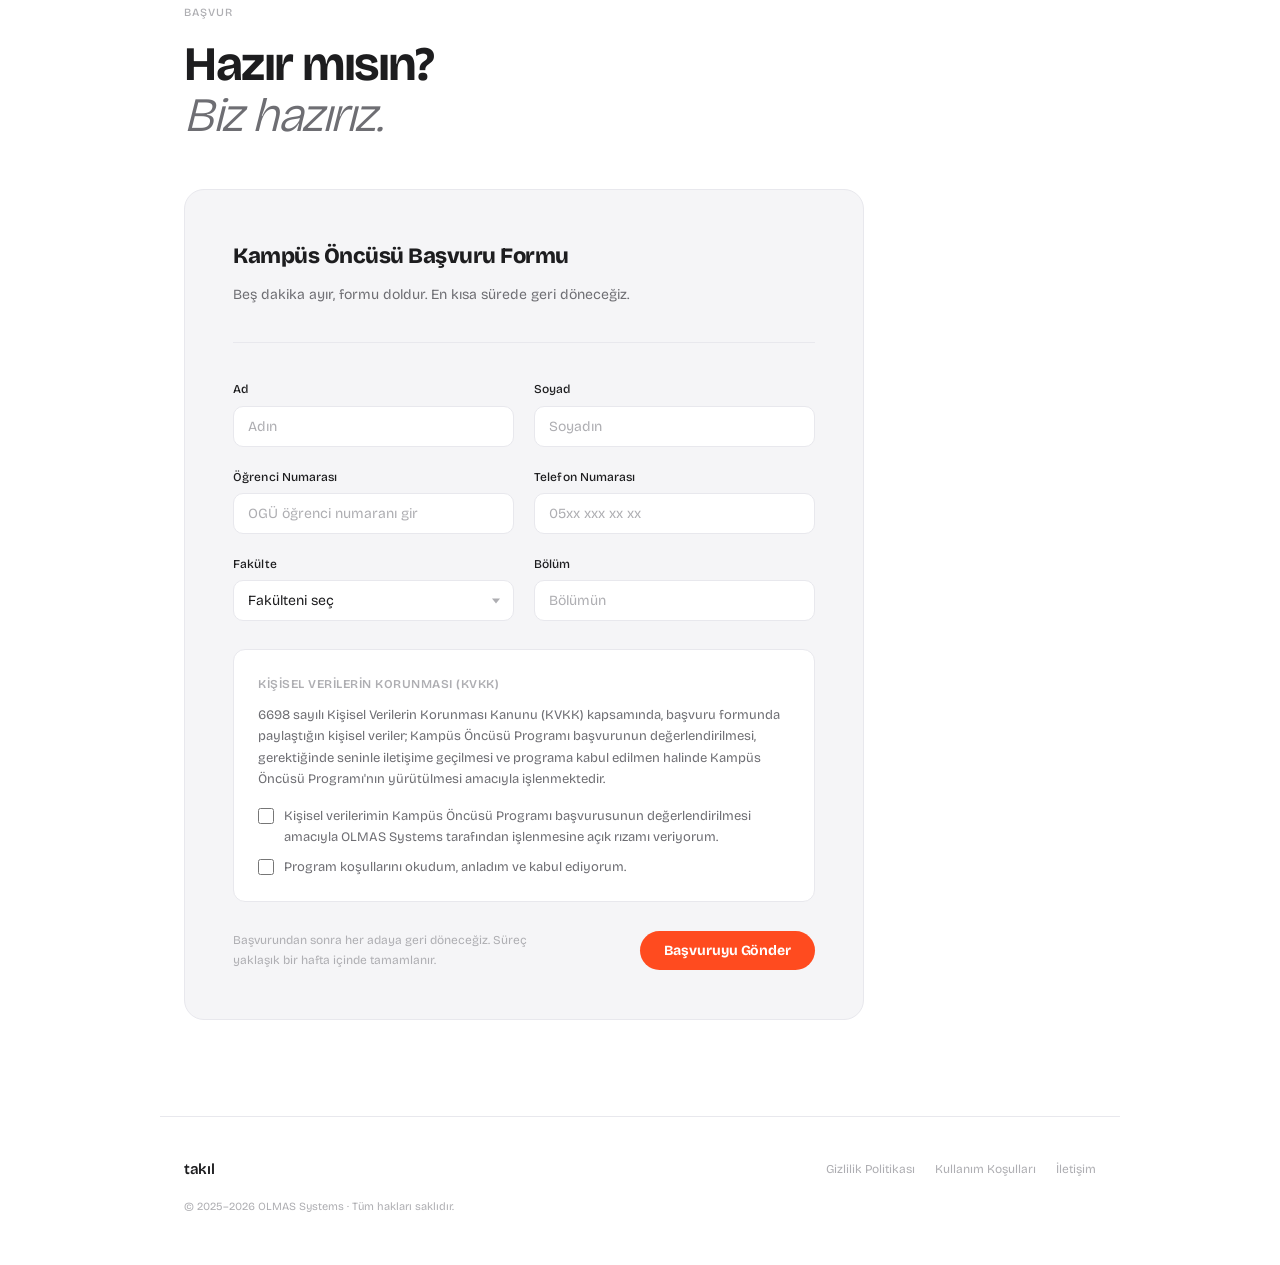
<file: ambassadors/index.html>
<!DOCTYPE html>
<html lang="tr">
<head>
  <meta charset="UTF-8" />
  <meta name="viewport" content="width=device-width, initial-scale=1.0" />
  <title>Kampüs Öncüsü — takıl OGÜ Etkinlik Uygulaması Elçilik Programı</title>
  <meta name="description" content="takıl Kampüs Öncüsü ol: Eskişehir Osmangazi Üniversitesi'nde topluluğu büyüt, OGÜ'nün ilk sosyal etkinlik uygulamasına ilk günden dahil ol." />
  <meta name="robots" content="index, follow" />
  <link rel="canonical" href="https://takiltr.com/ambassadors/" />
  <meta property="og:type" content="website" />
  <meta property="og:url" content="https://takiltr.com/ambassadors.html" />
  <meta property="og:site_name" content="takıl" />
  <meta property="og:locale" content="tr_TR" />
  <meta property="og:title" content="Kampüs Öncüsü — takıl OGÜ Elçilik Programı" />
  <meta property="og:description" content="OGÜ'de takıl topluluğunu büyüt. Kampüs Öncüsü ol, ilk günden parça ol." />
  <meta property="og:image" content="https://takiltr.com/Img/image1.jpg" />
  <meta name="twitter:card" content="summary_large_image" />
  <meta name="twitter:title" content="Kampüs Öncüsü — takıl" />
  <meta name="twitter:description" content="OGÜ'de takıl Kampüs Öncüsü ol, topluluğu büyüt." />
  <meta name="twitter:image" content="https://takiltr.com/Img/image1.jpg" />
  <link rel="icon" type="image/png" href="/favicon.png" />
  <link rel="apple-touch-icon" sizes="180x180" href="/mb-favicon.png" />
  <meta name="theme-color" content="#ffffff" />
  <link rel="preconnect" href="https://fonts.googleapis.com">
  <link rel="preconnect" href="https://fonts.gstatic.com" crossorigin>
  <link href="https://fonts.googleapis.com/css2?family=Bricolage+Grotesque:opsz,wght@12..96,300..800&display=swap" rel="stylesheet">
  <link rel="stylesheet" href="/takil.css" />
  <style>
    :root {
      --accent:      #FF4B1F;
      --accent-soft: rgba(255, 75, 31, 0.08);
      --accent-mid:  rgba(255, 75, 31, 0.20);
    }
    body { font-family: 'Bricolage Grotesque', -apple-system, sans-serif; }

    /* NAV */
    .nav-logo { font-weight: 800; font-size: 20px; letter-spacing: -0.5px; }
    .nav-cta, .nav-links a.nav-cta { background: var(--accent); font-weight: 700; }

    /* HERO */
    .hero-page {
      padding: calc(var(--nav-h) + 100px) 24px 88px;
      max-width: var(--max-w); margin: 0 auto;
    }
    .hero-kicker {
      display: inline-flex; align-items: center; gap: 8px;
      font-size: 11px; font-weight: 700; letter-spacing: 1.8px;
      text-transform: uppercase; color: var(--accent);
      background: var(--accent-soft); border: 1px solid var(--accent-mid);
      border-radius: 100px; padding: 5px 14px;
      margin-bottom: 28px; width: fit-content;
    }
    .hero-page h1 {
      font-size: clamp(52px, 7vw, 88px);
      font-weight: 800; line-height: 0.96;
      letter-spacing: -3px; color: var(--text-1);
      max-width: 700px; margin-bottom: 28px;
    }
    .hero-page h1 em { font-style: italic; font-weight: 300; color: var(--text-2); }
    .hero-page h1 .accent { color: var(--accent); }
    .hero-page p {
      font-size: 17px; color: var(--text-2);
      max-width: 480px; line-height: 1.65; margin-bottom: 0;
    }
    .hero-cta { display: flex; gap: 12px; margin-top: 36px; flex-wrap: wrap; }

    /* HERO SPLIT (photo, exact match to index.html) */
    .hero-split {
      display: grid;
      grid-template-columns: 1fr 1fr;
      align-items: stretch;
    }
    .hero-split .hero-page {
      display: flex;
      flex-direction: column;
      justify-content: center;
      padding: calc(var(--nav-h) + 80px) 48px 80px 72px;
      max-width: 560px;
      margin-left: auto;
      margin-right: 0;
    }
    .hero-photo {
      position: relative;
      overflow: hidden;
      border-radius: 0 0 0 40px;
    }
    .hero-photo img {
      width: 100%;
      height: 100%;
      object-fit: cover;
      object-position: center 40%;
      display: block;
    }
    .hero-photo-overlay {
      position: absolute;
      inset: 0;
      background: linear-gradient(
        to right,
        rgba(255,255,255,0.12) 0%,
        transparent 40%
      );
    }

    /* SECTION TITLES */
    .section-title em { font-style: italic; font-weight: 300; color: var(--text-2); }
    .section-title .accent { color: var(--accent); }

    /* BENEFIT GRID */
    .benefits-grid {
      display: grid; grid-template-columns: repeat(3, 1fr);
      border: 1px solid var(--border-l); border-radius: 20px;
      overflow: hidden; margin-top: 48px;
    }
    .benefit-item {
      padding: 36px 28px; border-right: 1px solid var(--border-l);
      border-bottom: 1px solid var(--border-l); transition: background 0.15s;
    }
    .benefit-item:hover { background: var(--bg-soft); }
    .benefit-item:nth-child(3n)  { border-right: none; }
    .benefit-item:nth-child(n+4) { border-bottom: none; }
    .benefit-icon { display: block; margin-bottom: 18px; color: var(--accent); }
    .benefit-title { font-size: 15px; font-weight: 700; color: var(--text-1); margin-bottom: 8px; letter-spacing: -0.2px; }
    .benefit-desc  { font-size: 13px; color: var(--text-2); line-height: 1.65; }

    /* VIBE CARDS */
    .vibe-wrap { display: grid; grid-template-columns: 1fr 1fr; gap: 20px; margin-top: 48px; }
    .vibe-card {
      background: var(--bg-soft); border: 1px solid var(--border-l);
      border-radius: 20px; padding: 36px 32px;
    }
    .vibe-card-title {
      font-size: 11px; font-weight: 700; text-transform: uppercase;
      letter-spacing: 1.4px; color: var(--text-3); margin-bottom: 24px;
    }
    .vibe-list { list-style: none; display: flex; flex-direction: column; gap: 14px; }
    .vibe-list li {
      display: flex; align-items: flex-start; gap: 12px;
      font-size: 14px; color: var(--text-2); line-height: 1.6;
    }
    .vibe-list li::before {
      content: ''; display: block; flex-shrink: 0;
      width: 6px; height: 6px; border-radius: 50%;
      background: var(--accent); margin-top: 7px;
    }

    /* PROCESS ROW */
    .process-row {
      display: grid; grid-template-columns: repeat(4, 1fr);
      border: 1px solid var(--border-l); border-radius: 20px;
      overflow: hidden; margin-top: 48px;
    }
    .process-step {
      padding: 36px 28px; border-right: 1px solid var(--border-l);
      transition: background 0.15s;
    }
    .process-step:hover { background: var(--bg-soft); }
    .process-step:last-child { border-right: none; }
    .process-step-num {
      font-size: 11px; font-weight: 700; letter-spacing: 1.5px;
      text-transform: uppercase; color: var(--accent); margin-bottom: 14px;
    }
    .process-step-title { font-size: 15px; font-weight: 700; color: var(--text-1); margin-bottom: 10px; letter-spacing: -0.2px; }
    .process-step-desc  { font-size: 13px; color: var(--text-2); line-height: 1.65; }

    /* TERMS BOX */
    .terms-box {
      background: var(--bg-soft); border: 1px solid var(--border-l);
      border-radius: 20px; padding: 48px; margin-top: 48px;
    }
    .terms-header {
      display: flex; align-items: flex-start; justify-content: space-between;
      gap: 24px; margin-bottom: 36px; padding-bottom: 36px;
      border-bottom: 1px solid var(--border-l);
    }
    .terms-header-text h3 {
      font-size: 22px; font-weight: 800; letter-spacing: -0.5px;
      color: var(--text-1); margin-bottom: 8px;
    }
    .terms-header-text p { font-size: 13px; color: var(--text-2); max-width: 420px; line-height: 1.65; }
    .terms-badge {
      flex-shrink: 0; display: inline-flex; align-items: center; gap: 6px;
      background: var(--bg); border: 1px solid var(--border-l);
      border-radius: 100px; padding: 6px 14px;
      font-size: 11px; font-weight: 700; color: var(--text-2); white-space: nowrap;
    }
    .terms-grid { display: grid; grid-template-columns: 1fr 1fr; gap: 16px; }
    .terms-item {
      background: var(--bg); border: 1px solid var(--border-l);
      border-radius: 14px; padding: 22px 24px;
      transition: background 0.15s;
    }
    .terms-item:hover { background: var(--bg-mid); }
    .terms-item-label {
      font-size: 10px; font-weight: 700; letter-spacing: 1.2px;
      text-transform: uppercase; color: var(--accent); margin-bottom: 10px;
    }
    .terms-item-text { font-size: 13px; color: var(--text-2); line-height: 1.65; }

    /* PLACEHOLDER */
    .ambassadors-placeholder {
      border: 2px dashed var(--border-l); border-radius: 20px;
      padding: 72px 24px; text-align: center; margin-top: 48px;
    }
    .placeholder-label {
      font-size: 11px; font-weight: 700; letter-spacing: 1.5px;
      text-transform: uppercase; color: var(--accent); margin-bottom: 12px;
    }
    .placeholder-text { font-size: 14px; color: var(--text-3); }

    /* FORM */
    .form-wrap {
      background: var(--bg-soft); border: 1px solid var(--border-l);
      border-radius: 20px; padding: 48px; margin-top: 48px;
    }
    .form-header { margin-bottom: 36px; padding-bottom: 36px; border-bottom: 1px solid var(--border-l); }
    .form-header h3 { font-size: 22px; font-weight: 800; letter-spacing: -0.5px; color: var(--text-1); margin-bottom: 8px; }
    .form-header p { font-size: 14px; color: var(--text-2); line-height: 1.65; }

    /* SECTION DIVIDER ACCENT */
    .accent-rule {
      width: 40px; height: 3px; background: var(--accent);
      border-radius: 2px; margin-bottom: 20px;
    }

    /* RESPONSIVE */
    @media (max-width: 768px) {
      .hero-page { padding: calc(var(--nav-h) + 56px) 20px 64px; }
      .hero-page h1 { font-size: clamp(44px, 11vw, 64px); letter-spacing: -2px; }

      .hero-split { grid-template-columns: 1fr; min-height: auto; }
      .hero-split .hero-page { padding: 36px 24px 56px; max-width: 100%; margin-left: 0; }
      .hero-photo { height: 55vw; order: -1; border-radius: 0 0 0 28px; }

      .benefits-grid { grid-template-columns: 1fr; }
      .benefit-item { border-right: none; }
      .benefit-item:nth-child(n) { border-bottom: 1px solid var(--border-l); }
      .benefit-item:last-child { border-bottom: none; }
      .vibe-wrap { grid-template-columns: 1fr; }
      .process-row { grid-template-columns: 1fr 1fr; }
      .process-step:nth-child(2n) { border-right: none; }
      .process-step { border-bottom: 1px solid var(--border-l); }
      .process-step:nth-child(n+3) { border-bottom: none; }
      .terms-box { padding: 28px 20px; }
      .terms-header { flex-direction: column; }
      .terms-grid { grid-template-columns: 1fr; }
      .form-wrap { padding: 28px 20px; }
    }
  </style>
</head>
<body>

  <!-- NAV -->
  <nav>
    <a class="nav-logo" href="/">takıl</a>
    <div class="nav-links">
      <a href="/">Ana Sayfa</a>
      <a href="/how-it-works/">Nasıl Çalışır?</a>
      <a href="#katil" class="nav-cta">Başvur →</a>
    </div>
    <button class="nav-hamburger" id="hamburger" aria-label="Menü">
      <span></span><span></span><span></span>
    </button>
  </nav>

  <!-- MOBILE MENU -->
  <div class="mobile-menu" id="mobileMenu">
    <a href="/" onclick="closeMenu()">Ana Sayfa</a>
    <a href="/how-it-works/" onclick="closeMenu()">Nasıl Çalışır?</a>
    <a href="/prizes/" onclick="closeMenu()">Ödüller</a>
    <a href="/index.html#contact" onclick="closeMenu()">İletişim</a>
    <a href="/privacy-policy.html" onclick="closeMenu()">Gizlilik Politikası</a>
    <a href="/terms.html" onclick="closeMenu()">Kullanım Koşulları</a>
    <a href="#katil" onclick="closeMenu()" class="mobile-cta">Başvur →</a>
    <div class="mobile-menu-brand">
  <span class="mmb-name"><span class="mmb-accent">OLMAS</span> Systems</span>
  <span class="mmb-sub">© 2025–2026 · Tüm hakları saklıdır</span>
  </div>
  </div>

  <!-- HERO -->
  <div class="hero-split">
    <div class="hero-page">
      <span class="hero-kicker">Kampüs Öncüsü Programı</span>
      <h1>Kampüsün<br><em>senin elinle</em><br><span class="accent">şekilleniyor.</span></h1>
      <p>takıl, OGÜ öğrencilerini etkinlikler aracılığıyla bir araya getiriyor. Şimdi bu hareketi birlikte büyütecek Kampüs Öncülerini arıyoruz.</p>
      <div class="hero-cta">
        <a href="#katil" class="btn-primary">Hemen Başvur</a>
        <a href="#program" class="btn-ghost">Programı Keşfet</a>
      </div>
    </div>
    <div class="hero-photo">
      <img
        src="/Img/image2.jpg"
        alt="OGÜ kampüs öğrencileri el ele — takıl Kampüs Öncüsü Programı"
        loading="eager"
      />
      <div class="hero-photo-overlay"></div>
    </div>
  </div>

  <hr class="divider" />

  <!-- NEDEN -->
  <section id="program">
    <span class="label" style="display:block; margin-bottom:16px;">Neden Kampüs Öncüsü?</span>
    <h2 class="section-title" style="margin-bottom:16px;">Sadece bir uygulama<br><em>değil, bir hareket.</em></h2>
    <p class="section-body" style="margin-bottom:0; max-width:520px;">
      takıl'ı birlikte inşa ediyoruz. Kampüs Öncüleri bu süreçte sahnenin tam ortasında —
      arkadaşlarına ilham veren, etkinlikleri başlatan, topluluğu şekillendiren kişiler.
    </p>
    <div class="benefits-grid">
      <div class="benefit-item">
        <span class="benefit-icon"><svg width="22" height="22" viewBox="0 0 24 24" fill="none" stroke="currentColor" stroke-width="1.5" stroke-linecap="round" stroke-linejoin="round"><circle cx="12" cy="8" r="5"/><path d="M20 21a8 8 0 0 0-16 0"/></svg></span>
        <div class="benefit-title">Kampüsünün Yüzü Ol</div>
        <div class="benefit-desc">takiltr.com/ambassadors sayfasında adın ve profilin yer alacak. Gerçek, somut bir görünürlük.</div>
      </div>
      <div class="benefit-item">
        <span class="benefit-icon"><svg width="22" height="22" viewBox="0 0 24 24" fill="none" stroke="currentColor" stroke-width="1.5" stroke-linecap="round" stroke-linejoin="round"><path d="M12 20h9"/><path d="M16.5 3.5a2.121 2.121 0 0 1 3 3L7 19l-4 1 1-4L16.5 3.5z"/></svg></span>
        <div class="benefit-title">Ürünü Birlikte Şekillendir</div>
        <div class="benefit-desc">Yeni özellikler çıkmadan önce sen görürsün. Fikirlerinin takıl'a yansıdığını izlersin.</div>
      </div>
      <div class="benefit-item">
        <span class="benefit-icon"><svg width="22" height="22" viewBox="0 0 24 24" fill="none" stroke="currentColor" stroke-width="1.5" stroke-linecap="round" stroke-linejoin="round"><path d="M17 21v-2a4 4 0 0 0-4-4H5a4 4 0 0 0-4 4v2"/><circle cx="9" cy="7" r="4"/><path d="M23 21v-2a4 4 0 0 0-3-3.87"/><path d="M16 3.13a4 4 0 0 1 0 7.75"/></svg></span>
        <div class="benefit-title">Gerçek Bağlantılar Kur</div>
        <div class="benefit-desc">Kurucuyla ve diğer Kampüs Öncüleriyle doğrudan çalışırsın. Küçük ama etkili bir ekip.</div>
      </div>
      <div class="benefit-item">
        <span class="benefit-icon"><svg width="22" height="22" viewBox="0 0 24 24" fill="none" stroke="currentColor" stroke-width="1.5" stroke-linecap="round" stroke-linejoin="round"><polygon points="12 2 15.09 8.26 22 9.27 17 14.14 18.18 21.02 12 17.77 5.82 21.02 7 14.14 2 9.27 8.91 8.26 12 2"/></svg></span>
        <div class="benefit-title">Etkinliklerde Öne Çık</div>
        <div class="benefit-desc">Kampüsündeki etkinlikleri sen başlatırsın. Yüzlerce öğrencinin sosyal hayatını etkilersin.</div>
      </div>
      <div class="benefit-item">
        <span class="benefit-icon"><svg width="22" height="22" viewBox="0 0 24 24" fill="none" stroke="currentColor" stroke-width="1.5" stroke-linecap="round" stroke-linejoin="round"><circle cx="12" cy="12" r="10"/><path d="M12 8v4l3 3"/></svg></span>
        <div class="benefit-title">İlk Günden Beri Orada Ol</div>
        <div class="benefit-desc">takıl henüz büyümenin başında. Bu yolculuğun en başından parçası olmak eşsiz bir his.</div>
      </div>
      <div class="benefit-item">
        <span class="benefit-icon"><svg width="22" height="22" viewBox="0 0 24 24" fill="none" stroke="currentColor" stroke-width="1.5" stroke-linecap="round" stroke-linejoin="round"><path d="M21 16V8a2 2 0 0 0-1-1.73l-7-4a2 2 0 0 0-2 0l-7 4A2 2 0 0 0 3 8v8a2 2 0 0 0 1 1.73l7 4a2 2 0 0 0 2 0l7-4A2 2 0 0 0 21 16z"/></svg></span>
        <div class="benefit-title">Özgeçmişinde Parlasın</div>
        <div class="benefit-desc">Pazarlama, topluluk yönetimi, etkinlik organizasyonu. Büyüyen bir girişimde gerçek deneyim.</div>
      </div>
    </div>
  </section>

  <hr class="divider" />

  <!-- SEN KİMSİN -->
  <section id="sen-kimsin">
    <span class="label" style="display:block; margin-bottom:16px;">Sen Kimsin?</span>
    <h2 class="section-title" style="margin-bottom:16px;">Seni arıyoruz<br><em>eğer...</em></h2>
    <p class="section-body" style="margin-bottom:0; max-width:520px;">
      Mükemmel bir özgeçmiş aramıyoruz. takıl'a inanan, kampüsünü seven, etrafına enerji veren birini arıyoruz.
    </p>
    <div class="vibe-wrap">
      <div class="vibe-card">
        <div class="vibe-card-title">Bunlar sende varsa</div>
        <ul class="vibe-list">
          <li>OGÜ öğrencisisin ve takıl'ı aktif kullanıyorsun</li>
          <li>Kampüste tanıdığın çok, farklı çevrelerle rahatça iletişim kuruyorsun</li>
          <li>Bir etkinlik fikri aklına gelince beklemeden harekete geçiyorsun</li>
          <li>İnsanlara bir şeyler anlatmak, onları heyecanlandırmak sana doğal geliyor</li>
          <li>Kampüs hayatını daha iyi hale getirme konusunda içten bir isteğin var</li>
        </ul>
      </div>
      <div class="vibe-card">
        <div class="vibe-card-title">Bir de bunlar varsa süper</div>
        <ul class="vibe-list">
          <li>takıl'da yüksek bir Güven Endeksin var</li>
          <li>Öğrenci kulüplerinde aktif rol aldın</li>
          <li>Instagram, TikTok veya başka platformlarda içerik üretiyorsun</li>
          <li>Daha önce bir etkinlik organize ettin</li>
          <li>Bir fikri hayata geçirmek için öne çıktın</li>
        </ul>
      </div>
    </div>
  </section>

  <hr class="divider" />

  <!-- NASIL ÇALIŞIYOR -->
  <section id="nasil">
    <span class="label" style="display:block; margin-bottom:16px;">Nasıl Çalışıyor?</span>
    <h2 class="section-title" style="margin-bottom:48px;">Dört adım,<br><em>hepsi bu.</em></h2>
    <div class="process-row">
      <div class="process-step">
        <div class="process-step-num">01</div>
        <div class="process-step-title">Formu Doldur</div>
        <div class="process-step-desc">Aşağıdaki kısa formu doldur. Beş dakika sürer, fazla düşünme.</div>
      </div>
      <div class="process-step">
        <div class="process-step-num">02</div>
        <div class="process-step-title">Seni Tanıyalım</div>
        <div class="process-step-desc">takıl'daki profilini ve etkinlik geçmişine göz atacağız.</div>
      </div>
      <div class="process-step">
        <div class="process-step-num">03</div>
        <div class="process-step-title">Bir Kahve İçelim</div>
        <div class="process-step-desc">Seni yakından tanımak için kısa ve samimi bir sohbet.</div>
      </div>
      <div class="process-step">
        <div class="process-step-num">04</div>
        <div class="process-step-title">Aramıza Katıl</div>
        <div class="process-step-desc">Tüm adaylara geri döneceğiz. Seçilenler özel karşılama alacak.</div>
      </div>
    </div>
  </section>

  <hr class="divider" />

  <!-- KOŞULLAR -->
  <section id="kosullar">
    <span class="label" style="display:block; margin-bottom:16px;">Program Koşulları</span>
    <h2 class="section-title" style="margin-bottom:16px;">Şeffaf olmak<br><em>istiyoruz.</em></h2>
    <p class="section-body" style="max-width:520px;">
      Kampüs Öncüsü olmak tamamen gönüllülük esasına dayanıyor. Ama birlikte iyi bir şey inşa edebilmek için bazı temel beklentilerimiz var.
    </p>
    <div class="terms-box">
      <div class="terms-header">
        <div class="terms-header-text">
          <h3>Program Koşulları</h3>
          <p>Bu koşullar, programa kabul edildiğin andan itibaren geçerlidir.</p>
        </div>
        <div class="terms-badge">
          <svg width="12" height="12" viewBox="0 0 24 24" fill="none" stroke="currentColor" stroke-width="2" stroke-linecap="round" stroke-linejoin="round"><path d="M12 22s8-4 8-10V5l-8-3-8 3v7c0 6 8 10 8 10z"/></svg>
          Gizli tutulacak
        </div>
      </div>
      <div class="terms-grid">
        <div class="terms-item"><div class="terms-item-label">Etkinlik Katılımı</div><div class="terms-item-text">Her ay belirli sayıda takıl etkinliğine katılman veya etkinlik oluşturman bekleniyor.</div></div>
        <div class="terms-item"><div class="terms-item-label">Geri Bildirim</div><div class="terms-item-text">Düzenli kullanıcı deneyimi geri bildirimi paylaşman ve UX sohbetlerine katılman bekleniyor.</div></div>
        <div class="terms-item"><div class="terms-item-label">Marka Temsili</div><div class="terms-item-text">Kampüste ve sosyal medyada takıl'ı pozitif ve dürüst bir şekilde temsil etmeni bekliyoruz.</div></div>
        <div class="terms-item"><div class="terms-item-label">Gizlilik</div><div class="terms-item-text">Ekiple paylaşılan, henüz kamuoyuyla paylaşılmamış bilgiler üçüncü kişilerle paylaşılamaz.</div></div>
        <div class="terms-item"><div class="terms-item-label">Topluluk Kuralları</div><div class="terms-item-text">takıl topluluk kurallarına ve OGÜ'nün etik prensiplerine her zaman uyulması gerekiyor.</div></div>
        <div class="terms-item"><div class="terms-item-label">Ayrılmak</div><div class="terms-item-text">Koşulların dışına çıkılması durumunda görev sona erdirilebilir. Gönüllülük esaslı olduğu için dilediğinde ayrılabilirsin.</div></div>
      </div>
    </div>
  </section>

  <hr class="divider" />

  <!-- ÖNCÜLER -->
  <section>
    <span class="label" style="display:block; margin-bottom:16px;">Kampüs Öncülerimiz</span>
    <h2 class="section-title">Öncülerimizle<br><em>tanış.</em></h2>
    <div class="ambassadors-placeholder">
      <div class="placeholder-label">Yakında burada</div>
      <div class="placeholder-text">Seçilen Kampüs Öncülerinin profilleri burada yer alacak.</div>
    </div>
  </section>

  <hr class="divider" />

  <!-- FORM -->
  <section id="katil">
    <span class="label" style="display:block; margin-bottom:16px;">Başvur</span>
    <h2 class="section-title" style="margin-bottom:8px;">Hazır mısın?<br><em>Biz hazırız.</em></h2>

    <div class="form-wrap">
      <div id="form-container">
        <div class="form-header">
          <h3>Kampüs Öncüsü Başvuru Formu</h3>
          <p>Beş dakika ayır, formu doldur. En kısa sürede geri döneceğiz.</p>
        </div>

        <form id="ambassador-form" novalidate>
          <div class="form-grid">
            <div class="form-group">
              <label class="form-label" for="ad">Ad</label>
              <input class="form-input" type="text" id="ad" name="ad" placeholder="Adın" autocomplete="given-name" />
              <span class="field-error" id="ad-error">Bu alan zorunludur.</span>
            </div>
            <div class="form-group">
              <label class="form-label" for="soyad">Soyad</label>
              <input class="form-input" type="text" id="soyad" name="soyad" placeholder="Soyadın" autocomplete="family-name" />
              <span class="field-error" id="soyad-error">Bu alan zorunludur.</span>
            </div>
            <div class="form-group">
              <label class="form-label" for="ogrenci-no">Öğrenci Numarası</label>
              <input class="form-input" type="text" id="ogrenci-no" name="ogrenci-no" placeholder="OGÜ öğrenci numaranı gir" inputmode="numeric" />
              <span class="field-error" id="ogrenci-no-error">Geçerli bir öğrenci numarası gir.</span>
            </div>
            <div class="form-group">
              <label class="form-label" for="telefon">Telefon Numarası</label>
              <input class="form-input" type="tel" id="telefon" name="telefon" placeholder="05xx xxx xx xx" autocomplete="tel" inputmode="tel" />
              <span class="field-error" id="telefon-error">Geçerli bir telefon numarası gir.</span>
            </div>
            <div class="form-group">
              <label class="form-label" for="fakulte">Fakülte</label>
              <div class="form-select-wrap">
                <select class="form-select" id="fakulte" name="fakulte">
                  <option value="">Fakülteni seç</option>
                  <option>Tıp Fakültesi</option>
                  <option>Mühendislik ve Mimarlık Fakültesi</option>
                  <option>Fen-Edebiyat Fakültesi</option>
                  <option>İktisadi ve İdari Bilimler Fakültesi</option>
                  <option>İlahiyat Fakültesi</option>
                  <option>Eğitim Fakültesi</option>
                  <option>Hukuk Fakültesi</option>
                  <option>Diş Hekimliği Fakültesi</option>
                  <option>Sağlık Bilimleri Fakültesi</option>
                  <option>Güzel Sanatlar, Tasarım ve Mimarlık Fakültesi</option>
                  <option>Beden Eğitimi ve Spor Yüksekokulu</option>
                  <option>Diğer</option>
                </select>
              </div>
              <span class="field-error" id="fakulte-error">Lütfen fakülteni seç.</span>
            </div>
            <div class="form-group">
              <label class="form-label" for="bolum">Bölüm</label>
              <input class="form-input" type="text" id="bolum" name="bolum" placeholder="Bölümün" />
              <span class="field-error" id="bolum-error">Bu alan zorunludur.</span>
            </div>
          </div>

          <div class="kvkk-box">
            <div class="kvkk-title">Kişisel Verilerin Korunması (KVKK)</div>
            <p class="kvkk-text">
              6698 sayılı Kişisel Verilerin Korunması Kanunu (KVKK) kapsamında, başvuru formunda paylaştığın kişisel veriler; Kampüs Öncüsü Programı başvurunun değerlendirilmesi, gerektiğinde seninle iletişime geçilmesi ve programa kabul edilmen halinde Kampüs Öncüsü Programı'nın yürütülmesi amacıyla işlenmektedir.
            </p>
            <div class="checkbox-group">
              <label class="checkbox-label">
                <input type="checkbox" id="kvkk-consent" name="kvkk-consent" />
                Kişisel verilerimin Kampüs Öncüsü Programı başvurusunun değerlendirilmesi amacıyla OLMAS Systems tarafından işlenmesine açık rızamı veriyorum.
              </label>
              <label class="checkbox-label">
                <input type="checkbox" id="terms-consent" name="terms-consent" />
                Program koşullarını okudum, anladım ve kabul ediyorum.
              </label>
            </div>
            <span class="field-error" id="consent-error" style="display:none; margin-top:10px;">Devam edebilmek için her iki onayı da vermen gerekiyor.</span>
          </div>

          <div class="form-footer">
            <p class="form-note">Başvurundan sonra her adaya geri döneceğiz. Süreç yaklaşık bir hafta içinde tamamlanır.</p>
            <button type="submit" class="btn-primary">Başvuruyu Gönder</button>
          </div>
        </form>
      </div>

      <div class="success-state" id="success-state">
        <div class="success-icon">
          <svg width="22" height="22" viewBox="0 0 24 24" fill="none" stroke="currentColor" stroke-width="1.8" stroke-linecap="round" stroke-linejoin="round"><polyline points="20 6 9 17 4 12"/></svg>
        </div>
        <div class="success-title">Başvurun alındı.</div>
        <p class="success-text">
          Harika, seni duyduk. Başvurun en kısa sürede değerlendirilecek.<br>
          Sana takıl uygulaması veya e-posta üzerinden geri döneceğiz.
        </p>
      </div>
    </div>
  </section>

  <hr class="divider" />

  <footer>
    <div class="footer-left">takıl</div>
    <div class="footer-links">
      <a href="/privacy-policy.html">Gizlilik Politikası</a>
      <a href="/terms.html">Kullanım Koşulları</a>
      <a href="mailto:destek@takiltr.com">İletişim</a>
    </div>
    <div class="footer-copy">© 2025–2026 OLMAS Systems · Tüm hakları saklıdır.</div>
  </footer>

  <script>
    const hamburger = document.getElementById('hamburger');
    const mobileMenu = document.getElementById('mobileMenu');
    hamburger.addEventListener('click', () => {
      const open = mobileMenu.classList.toggle('open');
      hamburger.classList.toggle('open', open);
      document.body.style.overflow = open ? 'hidden' : '';
    });
    function closeMenu() {
      mobileMenu.classList.remove('open');
      hamburger.classList.remove('open');
      document.body.style.overflow = '';
    }
    document.addEventListener('click', (e) => {
      if (!hamburger.contains(e.target) && !mobileMenu.contains(e.target)) closeMenu();
    });

    const FORMSPREE_ID = 'mvzlkeae';
    const form = document.getElementById('ambassador-form');
    const submitBtn = form.querySelector('button[type="submit"]');

    function validateField(id, errorId, validator) {
      const el = document.getElementById(id);
      const err = document.getElementById(errorId);
      const valid = validator(el.value.trim());
      el.classList.toggle('error', !valid);
      err.style.display = valid ? 'none' : 'block';
      return valid;
    }

    form.addEventListener('submit', async function(e) {
      e.preventDefault();
      const checks = [
        validateField('ad', 'ad-error', v => v.length >= 2),
        validateField('soyad', 'soyad-error', v => v.length >= 2),
        validateField('ogrenci-no', 'ogrenci-no-error', v => /^\d{6,12}$/.test(v)),
        validateField('telefon', 'telefon-error', v => /^(\+90|0)?[5][0-9]{9}$/.test(v.replace(/\s/g,''))),
        validateField('fakulte', 'fakulte-error', v => v !== ''),
        validateField('bolum', 'bolum-error', v => v.length >= 2),
      ];
      const kvkk = document.getElementById('kvkk-consent').checked;
      const terms = document.getElementById('terms-consent').checked;
      const consentErr = document.getElementById('consent-error');
      const consentOk = kvkk && terms;
      consentErr.style.display = consentOk ? 'none' : 'block';
      if (!checks.every(Boolean) || !consentOk) return;

      submitBtn.disabled = true;
      submitBtn.textContent = 'Gönderiliyor…';
      const data = {
        Ad: document.getElementById('ad').value.trim(),
        Soyad: document.getElementById('soyad').value.trim(),
        'Öğrenci No': document.getElementById('ogrenci-no').value.trim(),
        Telefon: document.getElementById('telefon').value.trim(),
        Fakülte: document.getElementById('fakulte').value,
        Bölüm: document.getElementById('bolum').value.trim(),
      };
      try {
        const res = await fetch(`https://formspree.io/f/${FORMSPREE_ID}`, {
          method: 'POST',
          headers: { 'Accept': 'application/json', 'Content-Type': 'application/json' },
          body: JSON.stringify(data),
        });
        if (res.ok) {
          document.getElementById('form-container').style.display = 'none';
          document.getElementById('success-state').classList.add('visible');
          window.scrollTo({ top: document.getElementById('katil').offsetTop - 80, behavior: 'smooth' });
        } else { throw new Error(); }
      } catch {
        submitBtn.disabled = false;
        submitBtn.textContent = 'Başvuruyu Gönder';
        alert('Bir hata oluştu, lütfen tekrar dene.');
      }
    });

    ['ad', 'soyad', 'bolum'].forEach(id => {
      document.getElementById(id).addEventListener('blur', () =>
        validateField(id, id + '-error', v => v.length >= 2));
    });
    document.getElementById('ogrenci-no').addEventListener('blur', () =>
      validateField('ogrenci-no', 'ogrenci-no-error', v => /^\d{6,12}$/.test(v)));
    document.getElementById('telefon').addEventListener('blur', () =>
      validateField('telefon', 'telefon-error', v => /^(\+90|0)?[5][0-9]{9}$/.test(v.replace(/\s/g,''))));
    document.getElementById('fakulte').addEventListener('change', () =>
      validateField('fakulte', 'fakulte-error', v => v !== ''));
  </script>

</body>
</html>
</file>
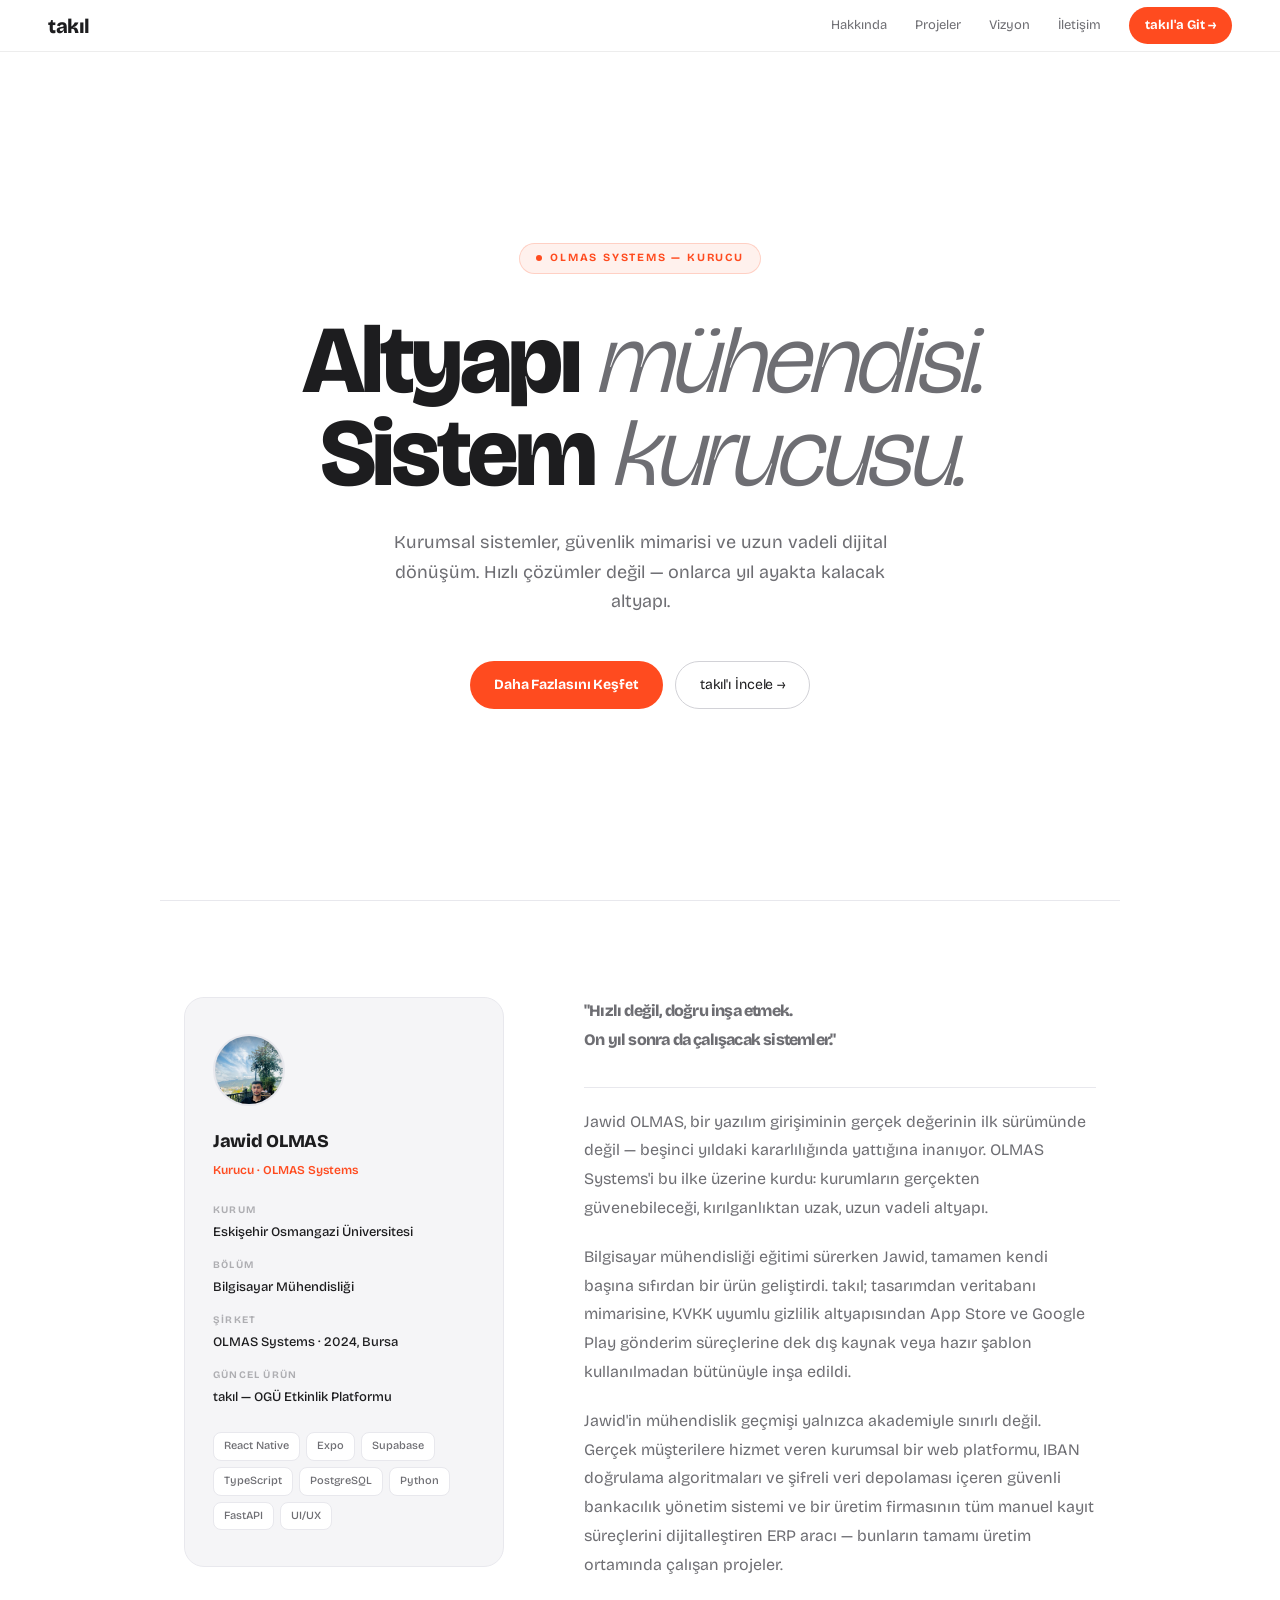
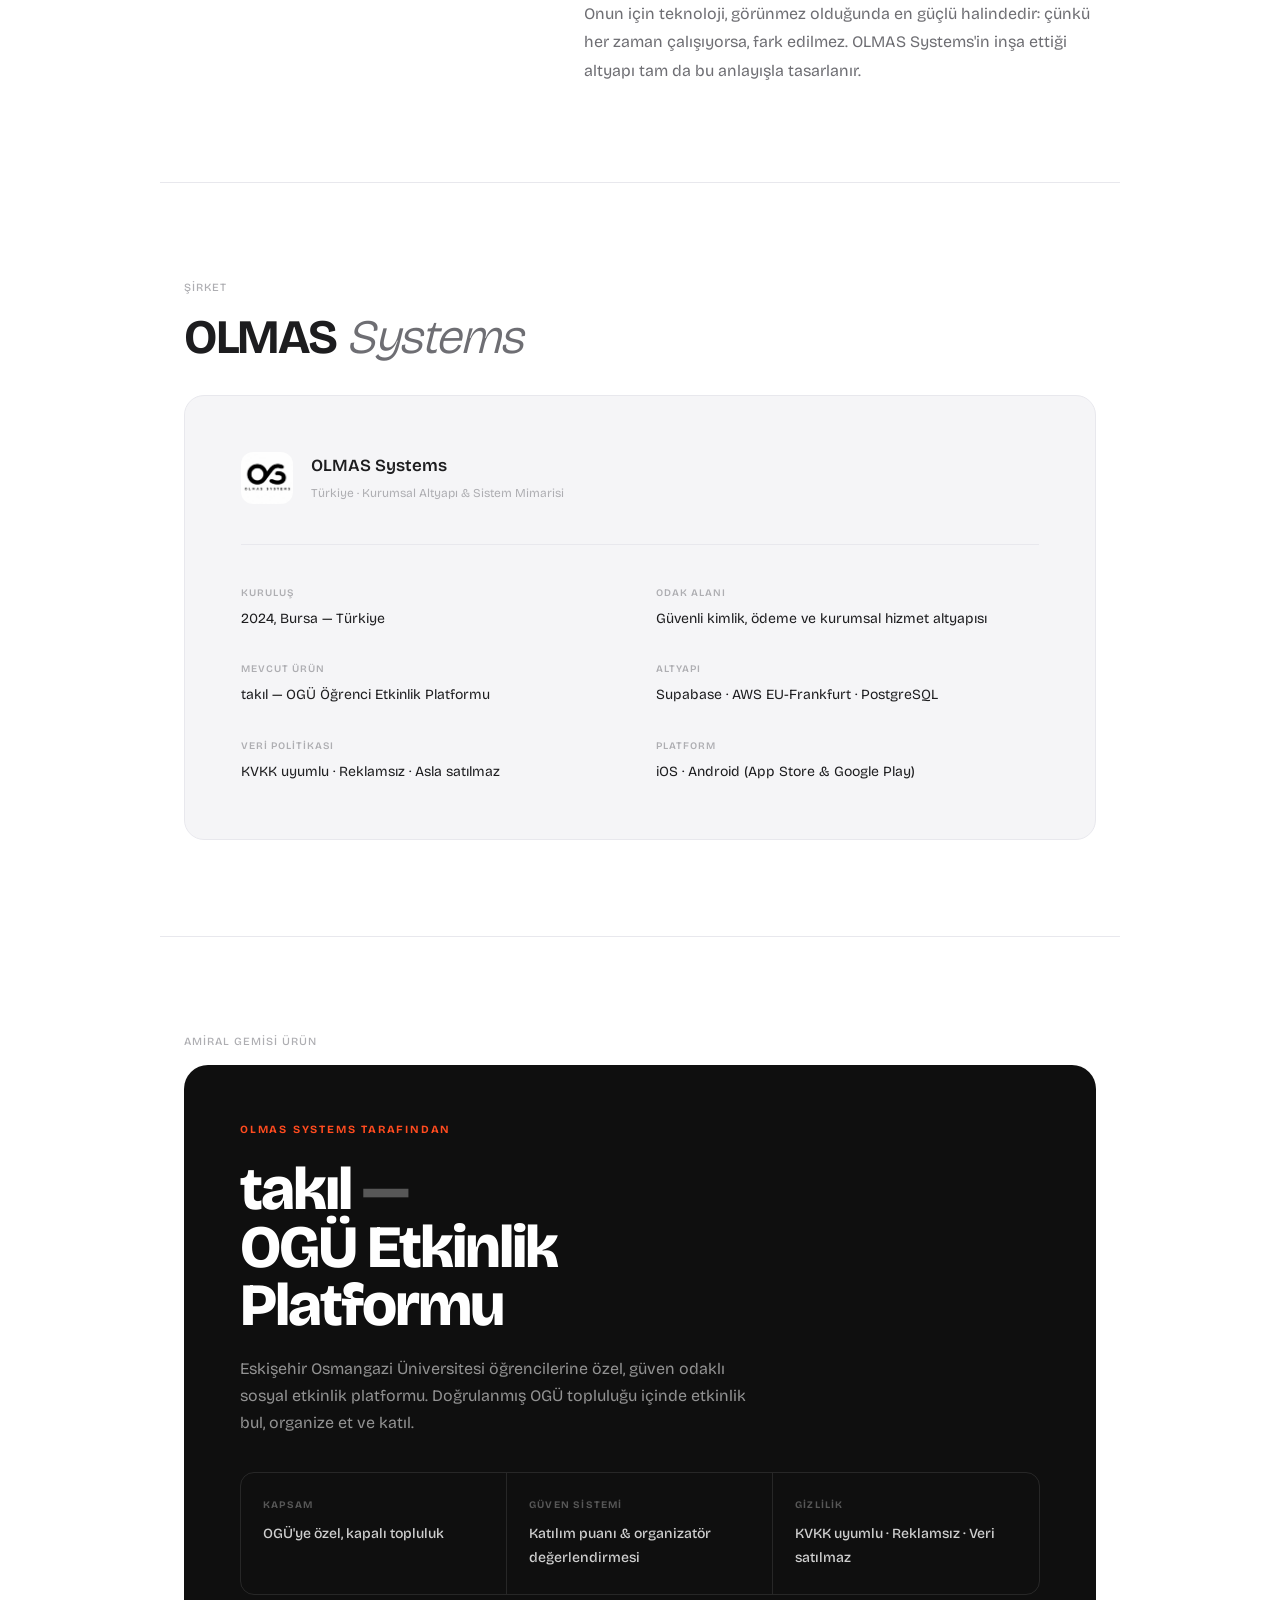
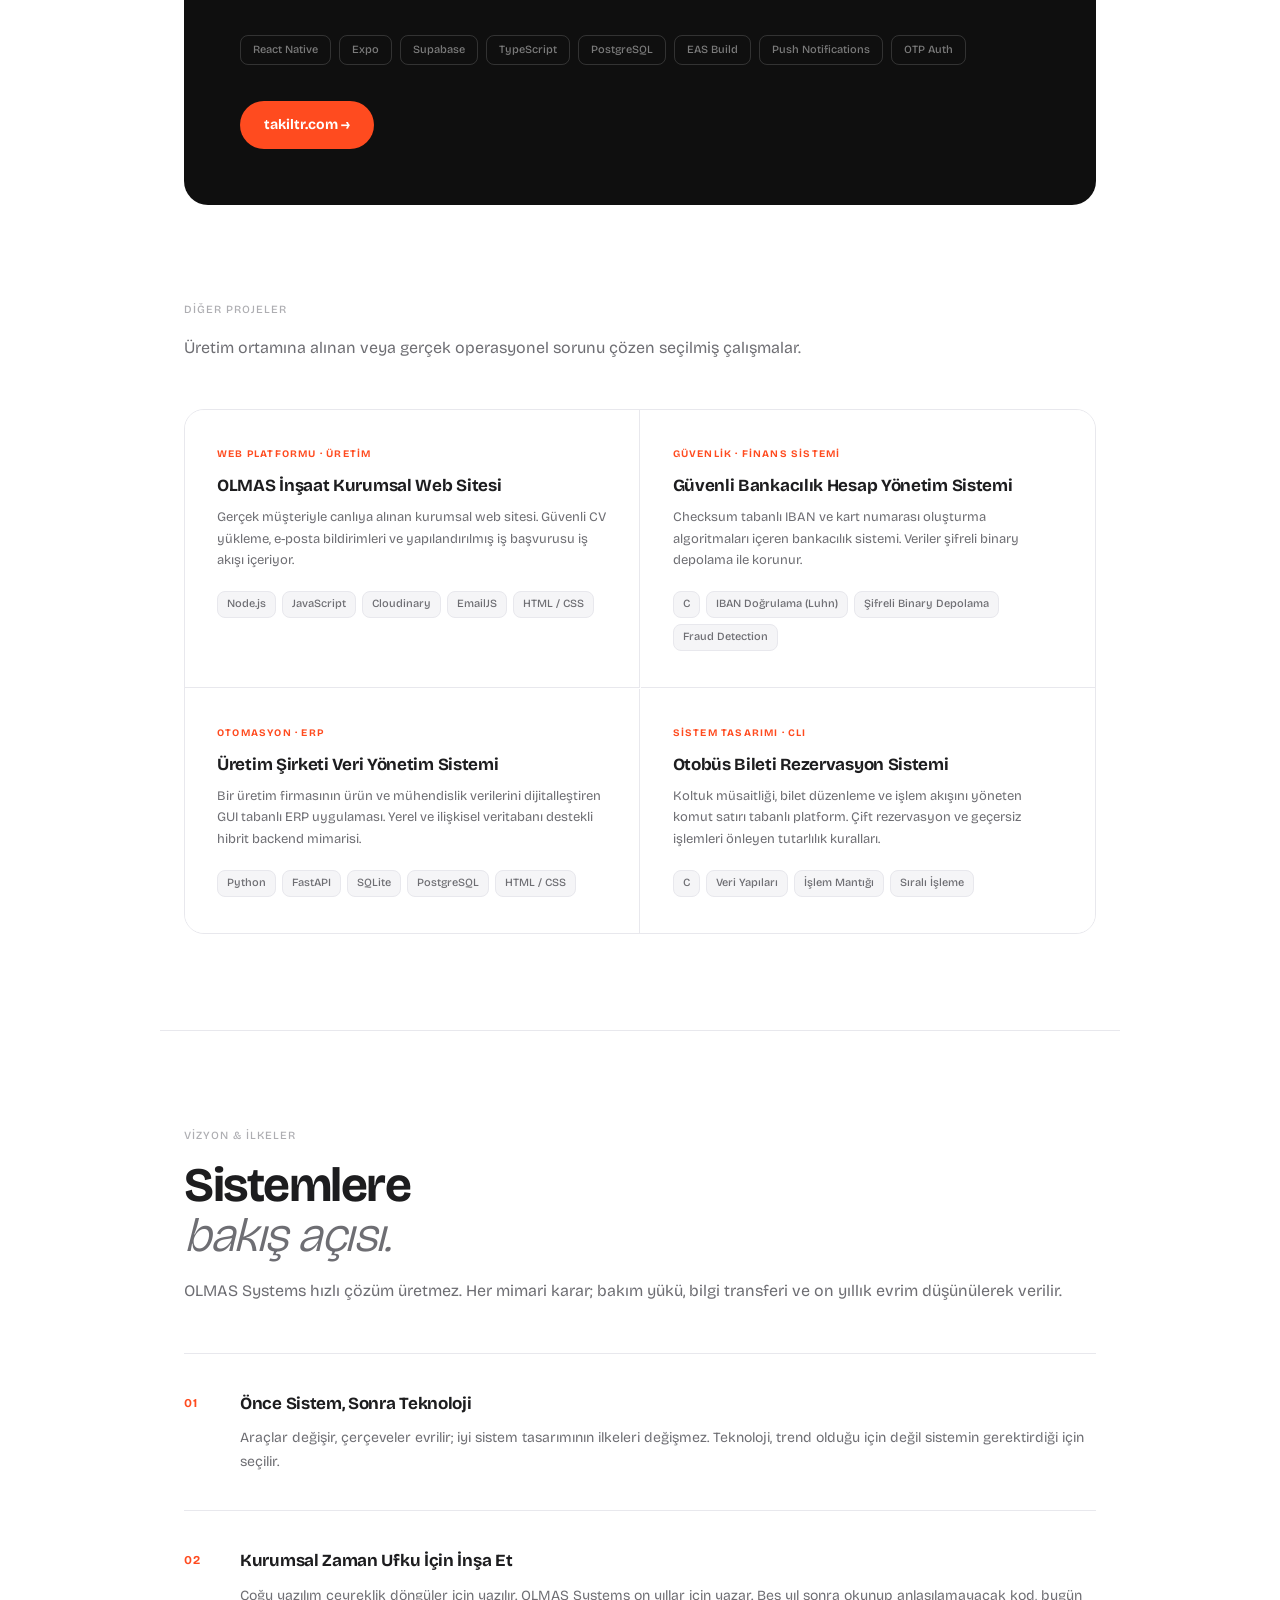
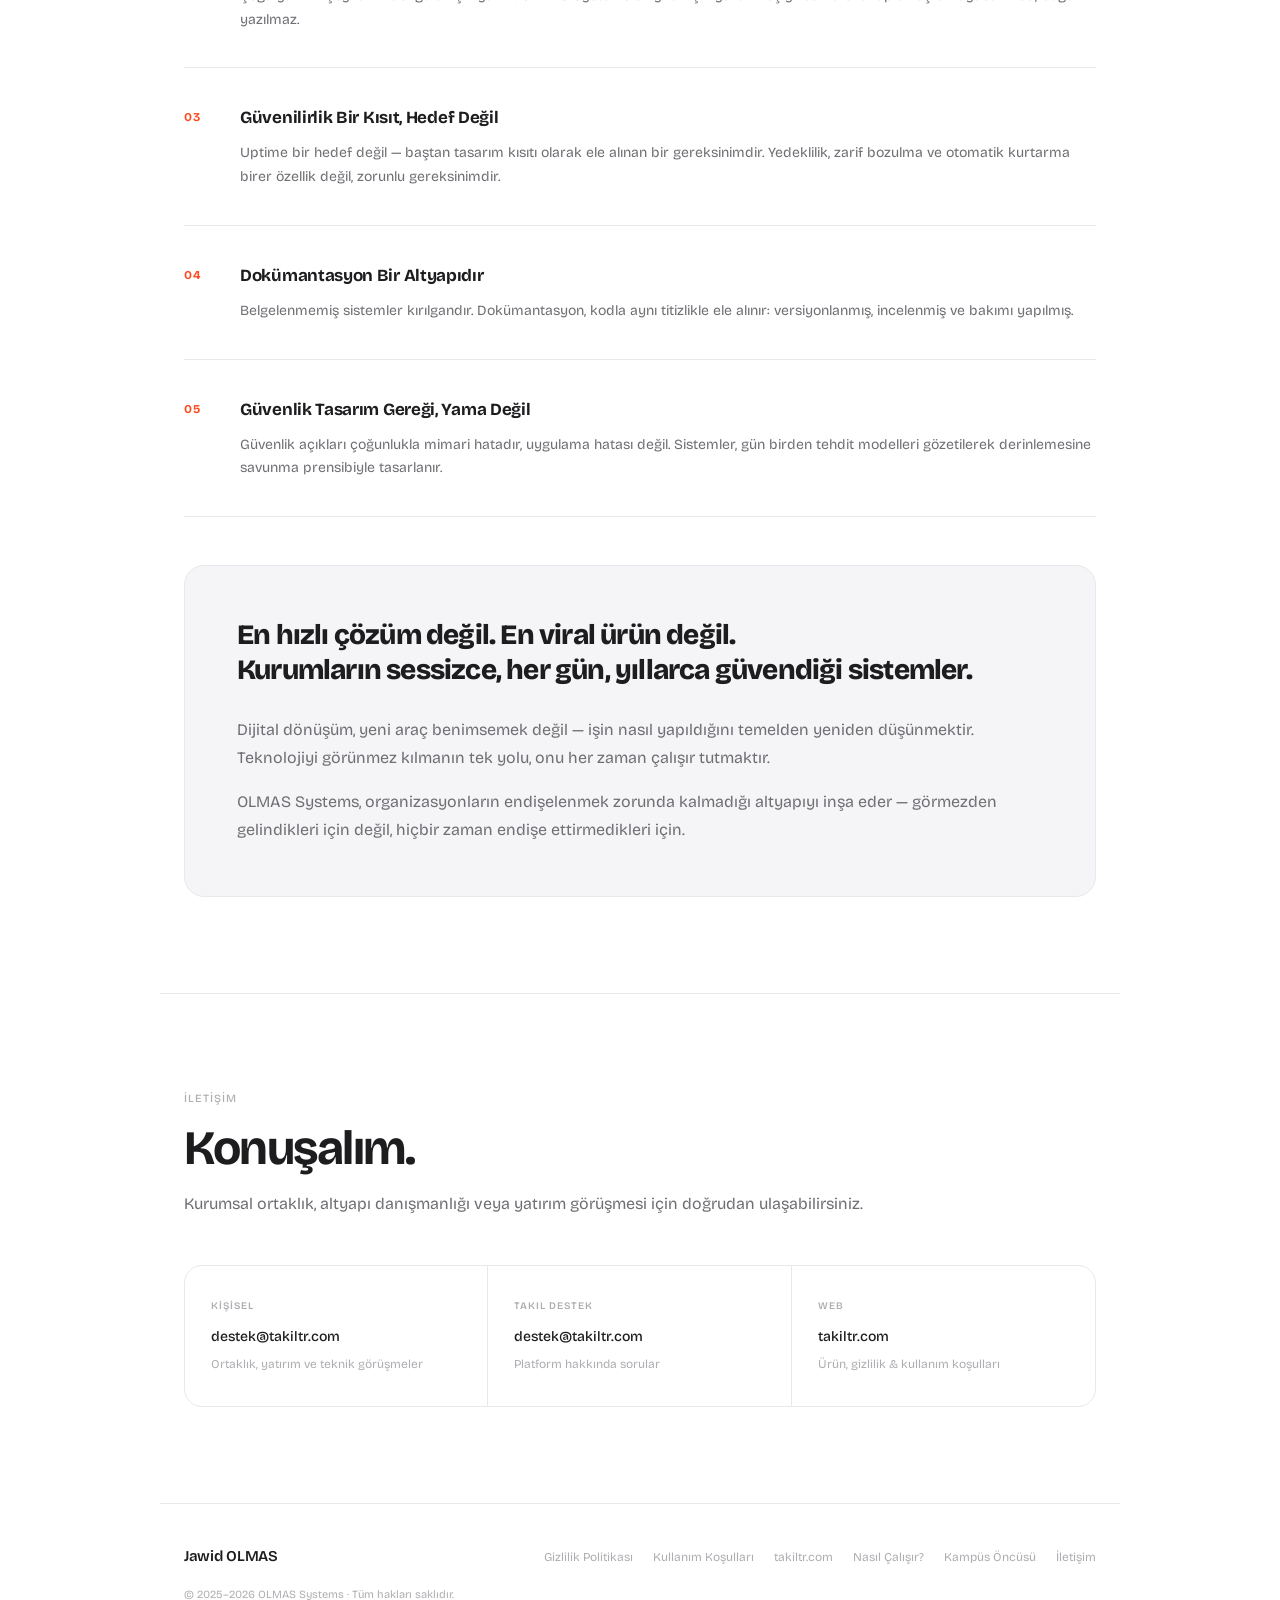
<file: founders/index.html>
<!DOCTYPE html>
<html lang="tr">
<head>
  <meta charset="UTF-8" />
  <meta name="viewport" content="width=device-width, initial-scale=1.0" />
  <title>Jawid OLMAS — takıl Kurucusu, OLMAS Systems | OGÜ Öğrencisi</title>
  <meta name="description" content="Jawid OLMAS — takıl OGÜ etkinlik uygulamasının kurucusu. Eskişehir Osmangazi Üniversitesi öğrencisi. React Native, Supabase, TypeScript." />
  <meta name="robots" content="index, follow" />
  <link rel="canonical" href="https://takiltr.com/founders/" />
  <meta property="og:type" content="profile" />
  <meta property="og:url" content="https://takiltr.com/founders.html" />
  <meta property="og:site_name" content="takıl" />
  <meta property="og:locale" content="tr_TR" />
  <meta property="og:title" content="Jawid OLMAS — takıl Kurucusu" />
  <meta property="og:description" content="takıl OGÜ etkinlik uygulamasını sıfırdan tasarlayıp geliştiren OGÜ öğrencisi." />
  <meta property="og:image" content="https://takiltr.com/Img/founder.jpg" />
  <meta name="twitter:card" content="summary_large_image" />
  <meta name="twitter:title" content="Jawid OLMAS — takıl Kurucusu" />
  <meta name="twitter:description" content="OGÜ'ye özel etkinlik uygulaması takıl'ın kurucusu." />
  <meta name="twitter:image" content="https://takiltr.com/Img/founder.jpg" />
  <link rel="icon" type="image/png" href="/favicon.png" />
  <link rel="apple-touch-icon" sizes="180x180" href="/mb-favicon.png" />
  <meta name="theme-color" content="#ffffff" />
  <link rel="preconnect" href="https://fonts.googleapis.com">
  <link rel="preconnect" href="https://fonts.gstatic.com" crossorigin>
  <link href="https://fonts.googleapis.com/css2?family=Bricolage+Grotesque:opsz,wght@12..96,300..800&display=swap" rel="stylesheet">
  <link rel="stylesheet" href="/takil.css" />
  <style>
    :root {
      --accent:      #FF4B1F;
      --accent-soft: rgba(255, 75, 31, 0.08);
      --accent-mid:  rgba(255, 75, 31, 0.20);
    }
    body { font-family: 'Bricolage Grotesque', -apple-system, sans-serif; }

    /* ── NAV ── */
    .nav-logo { font-weight: 800; font-size: 20px; letter-spacing: -0.5px; }
    .nav-cta, .nav-links a.nav-cta { background: var(--accent); font-weight: 700; }

    /* ── HERO ── */
    .hero-page {
      min-height: 100svh; display: flex; flex-direction: column;
      align-items: center; justify-content: center; text-align: center;
      padding: calc(var(--nav-h) + 80px) 24px 80px;
    }
    .hero-eyebrow {
      display: inline-flex; align-items: center; gap: 8px;
      font-size: 11px; font-weight: 700; letter-spacing: 1.8px;
      text-transform: uppercase; color: var(--accent);
      background: var(--accent-soft); border: 1px solid var(--accent-mid);
      border-radius: 100px; padding: 5px 16px; margin-bottom: 40px;
    }
    .hero-dot { width: 6px; height: 6px; background: var(--accent); border-radius: 50%; }
    .hero-page h1 {
      font-size: clamp(52px, 8vw, 96px); font-weight: 800; line-height: 0.97;
      letter-spacing: -3.5px; color: var(--text-1); max-width: 860px; margin-bottom: 28px;
    }
    .hero-page h1 em { font-style: italic; font-weight: 300; color: var(--text-2); }
    .hero-sub { font-size: 18px; color: var(--text-2); max-width: 500px; line-height: 1.65; margin-bottom: 44px; font-weight: 400; }
    .hero-cta { display: flex; gap: 12px; flex-wrap: wrap; justify-content: center; }

    /* ── ABOUT LAYOUT ── */
    .about-wrap { display: grid; grid-template-columns: 1fr 1.6fr; gap: 80px; align-items: start; }

    /* ── FOUNDER CARD ── */
    .founder-card {
      background: var(--bg-soft); border: 1px solid var(--border-l);
      border-radius: 20px; padding: 36px 28px; position: sticky; top: 76px;
    }
    .founder-avatar-large {
      width: 72px; height: 72px; border-radius: 50%;
      overflow: hidden; margin-bottom: 20px;
      border: 2px solid var(--border-l); background: var(--bg-mid);
    }
    .founder-avatar-large img { width: 100%; height: 100%; object-fit: cover; object-position: center top; display: block; }
    .founder-name-lg { font-size: 18px; font-weight: 800; color: var(--text-1); margin-bottom: 3px; letter-spacing: -0.3px; }
    .founder-role-lg { font-size: 12px; color: var(--accent); font-weight: 600; margin-bottom: 22px; }
    .founder-attrs { display: flex; flex-direction: column; gap: 14px; margin-bottom: 24px; }
    .attr-row { display: flex; flex-direction: column; gap: 2px; }
    .attr-label { font-size: 10px; font-weight: 700; letter-spacing: 1.2px; text-transform: uppercase; color: var(--text-3); }
    .attr-value { font-size: 13px; color: var(--text-1); font-weight: 500; }
    .founder-tags-lg { display: flex; flex-wrap: wrap; gap: 6px; }
    .f-tag {
      background: var(--bg); border: 1px solid var(--border-l);
      border-radius: 8px; padding: 4px 10px;
      font-size: 11px; color: var(--text-2); font-weight: 500;
    }

    /* ── STORY ── */
    .founder-story p { font-size: 16px; color: var(--text-2); line-height: 1.8; margin-bottom: 20px; }
    .founder-story p:last-child { margin-bottom: 0; }
    .pull-quote {
      font-size: clamp(20px, 2.5vw, 26px); font-weight: 800;
      color: var(--text-1); line-height: 1.25; letter-spacing: -0.8px;
      margin-bottom: 32px; padding-bottom: 32px;
      border-bottom: 1px solid var(--border-l);
    }

    /* ── PRODUCT BLOCK ── */
    .product-wrap {
      background: #0f0f0f; border-radius: 24px;
      padding: 56px; position: relative; overflow: hidden;
    }
    .product-eyebrow {
      font-size: 11px; font-weight: 700; letter-spacing: 1.8px;
      text-transform: uppercase; color: var(--accent); margin-bottom: 20px;
    }
    .product-title {
      font-size: clamp(36px, 5vw, 60px); font-weight: 800;
      line-height: 0.97; letter-spacing: -2px; color: #fff; margin-bottom: 20px;
    }
    .product-title em { font-style: normal; color: rgba(255,255,255,0.3); }
    .product-desc { font-size: 16px; color: rgba(255,255,255,0.55); max-width: 520px; line-height: 1.7; margin-bottom: 36px; }
    .product-meta {
      display: grid; grid-template-columns: repeat(3, 1fr);
      border: 1px solid rgba(255,255,255,0.1); border-radius: 14px;
      overflow: hidden; margin-bottom: 40px;
    }
    .product-meta-item { padding: 24px 22px; border-right: 1px solid rgba(255,255,255,0.1); }
    .product-meta-item:last-child { border-right: none; }
    .product-meta-label { font-size: 10px; font-weight: 700; letter-spacing: 1.2px; text-transform: uppercase; color: rgba(255,255,255,0.3); margin-bottom: 8px; }
    .product-meta-value { font-size: 14px; color: rgba(255,255,255,0.8); font-weight: 500; }
    .product-tags { display: flex; flex-wrap: wrap; gap: 8px; margin-bottom: 36px; }
    .product-tag { padding: 5px 12px; border: 1px solid rgba(255,255,255,0.15); border-radius: 8px; font-size: 11px; color: rgba(255,255,255,0.45); font-weight: 500; }
    .btn-product {
      display: inline-flex; align-items: center; gap: 6px;
      background: var(--accent); color: #fff;
      font-size: 14px; font-weight: 700;
      padding: 12px 24px; border-radius: 980px;
      text-decoration: none; transition: opacity 0.15s;
    }
    .btn-product:hover { opacity: 0.88; }

    /* ── PROJECTS GRID ── */
    .projects-grid {
      display: grid; grid-template-columns: 1fr 1fr; gap: 1px;
      border: 1px solid var(--border-l); border-radius: 20px;
      overflow: hidden; margin-top: 48px;
    }
    .project-item {
      padding: 36px 32px; background: var(--bg);
      border-bottom: 1px solid var(--border-l);
      border-right: 1px solid var(--border-l);
      transition: background 0.15s;
    }
    .project-item:hover { background: var(--bg-soft); }
    .project-item:nth-child(2n) { border-right: none; }
    .project-item:nth-last-child(-n+2) { border-bottom: none; }
    .project-cat { font-size: 10px; font-weight: 700; letter-spacing: 1.2px; text-transform: uppercase; color: var(--accent); margin-bottom: 12px; }
    .project-name { font-size: 17px; font-weight: 700; color: var(--text-1); margin-bottom: 10px; letter-spacing: -0.3px; line-height: 1.3; }
    .project-desc { font-size: 13px; color: var(--text-2); line-height: 1.65; margin-bottom: 20px; }
    .project-tags { display: flex; flex-wrap: wrap; gap: 6px; }
    .project-tag { background: var(--bg-soft); border: 1px solid var(--border-l); border-radius: 8px; padding: 3px 9px; font-size: 11px; color: var(--text-2); font-weight: 500; }

    /* ── PRINCIPLES ── */
    .principles-list { margin-top: 48px; }
    .principle {
      display: grid; grid-template-columns: 56px 1fr; gap: 0;
      padding: 36px 0; border-bottom: 1px solid var(--border-l); align-items: start;
    }
    .principle:first-child { border-top: 1px solid var(--border-l); }
    .principle-num { font-size: 12px; font-weight: 700; color: var(--accent); padding-top: 3px; letter-spacing: 0.5px; }
    .principle-title { font-size: 17px; font-weight: 700; color: var(--text-1); margin-bottom: 8px; letter-spacing: -0.3px; }
    .principle-text { font-size: 14px; color: var(--text-2); line-height: 1.7; }

    /* ── VISION CLOSE ── */
    .vision-close {
      background: var(--bg-soft); border: 1px solid var(--border-l);
      border-radius: 20px; padding: 52px; margin-top: 48px;
    }
    .vision-close .big-line {
      font-size: clamp(20px, 3vw, 28px); font-weight: 800;
      letter-spacing: -0.8px; color: var(--text-1); line-height: 1.25; margin-bottom: 28px;
    }
    .vision-close p { font-size: 16px; color: var(--text-2); line-height: 1.75; margin-bottom: 16px; }
    .vision-close p:last-of-type { margin-bottom: 0; }

    /* ── SECTION TITLE STYLE ── */
    .section-title em { font-style: italic; font-weight: 300; color: var(--text-2); }

    /* ── FADE ANIMATION ── */
    .fade-up { opacity: 0; transform: translateY(20px); transition: opacity 0.55s ease, transform 0.55s ease; }
    .fade-up.visible { opacity: 1; transform: translateY(0); }

    /* ── RESPONSIVE ── */
    @media (max-width: 768px) {
      .hero-page { padding: calc(var(--nav-h) + 56px) 20px 64px; min-height: auto; }
      .hero-page h1 { font-size: clamp(44px, 11vw, 64px); letter-spacing: -2.5px; }
      .hero-sub { font-size: 16px; }
      .about-wrap { grid-template-columns: 1fr; gap: 40px; }
      .founder-card { position: static; }
      .product-wrap { padding: 32px 24px; }
      .product-meta { grid-template-columns: 1fr; }
      .product-meta-item { border-right: none; border-bottom: 1px solid rgba(255,255,255,0.1); }
      .product-meta-item:last-child { border-bottom: none; }
      .projects-grid { grid-template-columns: 1fr; }
      .project-item { border-right: none; }
      .project-item:nth-last-child(-n+2) { border-bottom: 1px solid var(--border-l); }
      .project-item:last-child { border-bottom: none; }
      .vision-close { padding: 28px 20px; }
    }
  </style>
</head>
<body>

  <!-- NAV -->
  <nav>
    <a class="nav-logo" href="/">takıl</a>
    <div class="nav-links">
      <a href="#hakkimda">Hakkında</a>
      <a href="#projeler">Projeler</a>
      <a href="#vizyon">Vizyon</a>
      <a href="#iletisim">İletişim</a>
      <a href="/" class="nav-cta">takıl'a Git →</a>
    </div>
    <button class="nav-hamburger" id="hamburger" aria-label="Menü">
      <span></span><span></span><span></span>
    </button>
  </nav>

  <!-- MOBILE MENU -->
  <div class="mobile-menu" id="mobileMenu">
    <a href="#hakkimda" onclick="closeMenu()">Hakkında</a>
    <a href="#projeler" onclick="closeMenu()">Projeler</a>
    <a href="#vizyon" onclick="closeMenu()">Vizyon</a>
    <a href="#iletisim" onclick="closeMenu()">İletişim</a>
    <a href="/" onclick="closeMenu()">Ana Sayfa</a>
    <a href="/how-it-works/" onclick="closeMenu()">Nasıl Çalışır?</a>
    <a href="/prizes/" onclick="closeMenu()">Ödüller</a>
    <a href="/ambassadors/" onclick="closeMenu()">Kampüs Öncüsü</a>
    <a href="/privacy-policy.html" onclick="closeMenu()">Gizlilik Politikası</a>
    <a href="/terms.html" onclick="closeMenu()">Kullanım Koşulları</a>
  <div class="mobile-menu-brand">
  <span class="mmb-name"><span class="mmb-accent">OLMAS</span> Systems</span>
  <span class="mmb-sub">© 2025–2026 · Tüm hakları saklıdır</span>
  </div>
  </div>

  <!-- HERO -->
  <div class="hero-page">
    <div class="hero-eyebrow">
      <span class="hero-dot"></span>
      OLMAS Systems — Kurucu
    </div>
    <h1>Altyapı <em>mühendisi.</em><br>Sistem <em>kurucusu.</em></h1>
    <p class="hero-sub">
      Kurumsal sistemler, güvenlik mimarisi ve uzun vadeli dijital dönüşüm.
      Hızlı çözümler değil — onlarca yıl ayakta kalacak altyapı.
    </p>
    <div class="hero-cta">
      <a href="#hakkimda" class="btn-primary">Daha Fazlasını Keşfet</a>
      <a href="/" class="btn-ghost">takıl'ı İncele →</a>
    </div>
  </div>

  <hr class="divider" />

  <!-- HAKKIMDA -->
  <section id="hakkimda">
    <div class="about-wrap">
      <div>
        <div class="founder-card fade-up">
          <div class="founder-avatar-large">
            <img src="/Img/founder.jpg" alt="Jawid OLMAS" />
          </div>
          <div class="founder-name-lg">Jawid OLMAS</div>
          <div class="founder-role-lg">Kurucu · OLMAS Systems</div>
          <div class="founder-attrs">
            <div class="attr-row"><span class="attr-label">Kurum</span><span class="attr-value">Eskişehir Osmangazi Üniversitesi</span></div>
            <div class="attr-row"><span class="attr-label">Bölüm</span><span class="attr-value">Bilgisayar Mühendisliği</span></div>
            <div class="attr-row"><span class="attr-label">Şirket</span><span class="attr-value">OLMAS Systems · 2024, Bursa</span></div>
            <div class="attr-row"><span class="attr-label">Güncel Ürün</span><span class="attr-value">takıl — OGÜ Etkinlik Platformu</span></div>
          </div>
          <div class="founder-tags-lg">
            <span class="f-tag">React Native</span>
            <span class="f-tag">Expo</span>
            <span class="f-tag">Supabase</span>
            <span class="f-tag">TypeScript</span>
            <span class="f-tag">PostgreSQL</span>
            <span class="f-tag">Python</span>
            <span class="f-tag">FastAPI</span>
            <span class="f-tag">UI/UX</span>
          </div>
        </div>
      </div>

      <div class="founder-story fade-up">
        <p class="pull-quote">
          "Hızlı değil, doğru inşa etmek.<br>On yıl sonra da çalışacak sistemler."
        </p>
        <p>
          Jawid OLMAS, bir yazılım girişiminin gerçek değerinin ilk sürümünde değil —
          beşinci yıldaki kararlılığında yattığına inanıyor. OLMAS Systems'i bu ilke
          üzerine kurdu: kurumların gerçekten güvenebileceği, kırılganlıktan uzak,
          uzun vadeli altyapı.
        </p>
        <p>
          Bilgisayar mühendisliği eğitimi sürerken Jawid, tamamen kendi başına sıfırdan
          bir ürün geliştirdi. takıl; tasarımdan veritabanı mimarisine, KVKK uyumlu
          gizlilik altyapısından App Store ve Google Play gönderim süreçlerine dek
          dış kaynak veya hazır şablon kullanılmadan bütünüyle inşa edildi.
        </p>
        <p>
          Jawid'in mühendislik geçmişi yalnızca akademiyle sınırlı değil. Gerçek
          müşterilere hizmet veren kurumsal bir web platformu, IBAN doğrulama
          algoritmaları ve şifreli veri depolaması içeren güvenli bankacılık yönetim
          sistemi ve bir üretim firmasının tüm manuel kayıt süreçlerini dijitalleştiren
          ERP aracı — bunların tamamı üretim ortamında çalışan projeler.
        </p>
        <p>
          Onun için teknoloji, görünmez olduğunda en güçlü halindedir: çünkü her zaman
          çalışıyorsa, fark edilmez. OLMAS Systems'in inşa ettiği altyapı tam da
          bu anlayışla tasarlanır.
        </p>
      </div>
    </div>
  </section>

  <hr class="divider" />

  <!-- ŞİRKET -->
  <section>
    <span class="label" style="display:block; margin-bottom:14px;">Şirket</span>
    <h2 class="section-title" style="margin-bottom:32px;">OLMAS <em>Systems</em></h2>
    <div class="company-wrap fade-up">
      <div class="company-header">
        <div class="company-logo">
          <img src="/Img/olmas-systems.jpg" alt="OLMAS Systems" />
        </div>
        <div>
          <div class="company-name">OLMAS Systems</div>
          <div class="company-tagline">Türkiye · Kurumsal Altyapı &amp; Sistem Mimarisi</div>
        </div>
      </div>
      <div class="company-grid">
        <div><div class="company-item-label">Kuruluş</div><div class="company-item-value">2024, Bursa — Türkiye</div></div>
        <div><div class="company-item-label">Odak Alanı</div><div class="company-item-value">Güvenli kimlik, ödeme ve kurumsal hizmet altyapısı</div></div>
        <div><div class="company-item-label">Mevcut Ürün</div><div class="company-item-value">takıl — OGÜ Öğrenci Etkinlik Platformu</div></div>
        <div><div class="company-item-label">Altyapı</div><div class="company-item-value">Supabase · AWS EU-Frankfurt · PostgreSQL</div></div>
        <div><div class="company-item-label">Veri Politikası</div><div class="company-item-value">KVKK uyumlu · Reklamsız · Asla satılmaz</div></div>
        <div><div class="company-item-label">Platform</div><div class="company-item-value">iOS · Android (App Store &amp; Google Play)</div></div>
      </div>
    </div>
  </section>

  <hr class="divider" />

  <!-- PROJELER -->
  <section id="projeler">
    <span class="label" style="display:block; margin-bottom:14px;">Amiral Gemisi Ürün</span>
    <div class="product-wrap fade-up">
      <div class="product-eyebrow">OLMAS Systems Tarafından</div>
      <h2 class="product-title">takıl <em>—</em><br>OGÜ Etkinlik<br>Platformu</h2>
      <p class="product-desc">
        Eskişehir Osmangazi Üniversitesi öğrencilerine özel, güven odaklı sosyal etkinlik
        platformu. Doğrulanmış OGÜ topluluğu içinde etkinlik bul, organize et ve katıl.
      </p>
      <div class="product-meta">
        <div class="product-meta-item"><div class="product-meta-label">Kapsam</div><div class="product-meta-value">OGÜ'ye özel, kapalı topluluk</div></div>
        <div class="product-meta-item"><div class="product-meta-label">Güven Sistemi</div><div class="product-meta-value">Katılım puanı &amp; organizatör değerlendirmesi</div></div>
        <div class="product-meta-item"><div class="product-meta-label">Gizlilik</div><div class="product-meta-value">KVKK uyumlu · Reklamsız · Veri satılmaz</div></div>
      </div>
      <div class="product-tags">
        <span class="product-tag">React Native</span>
        <span class="product-tag">Expo</span>
        <span class="product-tag">Supabase</span>
        <span class="product-tag">TypeScript</span>
        <span class="product-tag">PostgreSQL</span>
        <span class="product-tag">EAS Build</span>
        <span class="product-tag">Push Notifications</span>
        <span class="product-tag">OTP Auth</span>
      </div>
      <a href="/" class="btn-product">takiltr.com →</a>
    </div>
  </section>

  <section style="padding-top:0;">
    <span class="label" style="display:block; margin-bottom:14px;">Diğer Projeler</span>
    <p class="section-body" style="margin-bottom:0;">Üretim ortamına alınan veya gerçek operasyonel sorunu çözen seçilmiş çalışmalar.</p>
    <div class="projects-grid">
      <div class="project-item fade-up">
        <div class="project-cat">Web Platformu · Üretim</div>
        <div class="project-name">OLMAS İnşaat Kurumsal Web Sitesi</div>
        <div class="project-desc">Gerçek müşteriyle canlıya alınan kurumsal web sitesi. Güvenli CV yükleme, e-posta bildirimleri ve yapılandırılmış iş başvurusu iş akışı içeriyor.</div>
        <div class="project-tags"><span class="project-tag">Node.js</span><span class="project-tag">JavaScript</span><span class="project-tag">Cloudinary</span><span class="project-tag">EmailJS</span><span class="project-tag">HTML / CSS</span></div>
      </div>
      <div class="project-item fade-up">
        <div class="project-cat">Güvenlik · Finans Sistemi</div>
        <div class="project-name">Güvenli Bankacılık Hesap Yönetim Sistemi</div>
        <div class="project-desc">Checksum tabanlı IBAN ve kart numarası oluşturma algoritmaları içeren bankacılık sistemi. Veriler şifreli binary depolama ile korunur.</div>
        <div class="project-tags"><span class="project-tag">C</span><span class="project-tag">IBAN Doğrulama (Luhn)</span><span class="project-tag">Şifreli Binary Depolama</span><span class="project-tag">Fraud Detection</span></div>
      </div>
      <div class="project-item fade-up">
        <div class="project-cat">Otomasyon · ERP</div>
        <div class="project-name">Üretim Şirketi Veri Yönetim Sistemi</div>
        <div class="project-desc">Bir üretim firmasının ürün ve mühendislik verilerini dijitalleştiren GUI tabanlı ERP uygulaması. Yerel ve ilişkisel veritabanı destekli hibrit backend mimarisi.</div>
        <div class="project-tags"><span class="project-tag">Python</span><span class="project-tag">FastAPI</span><span class="project-tag">SQLite</span><span class="project-tag">PostgreSQL</span><span class="project-tag">HTML / CSS</span></div>
      </div>
      <div class="project-item fade-up">
        <div class="project-cat">Sistem Tasarımı · CLI</div>
        <div class="project-name">Otobüs Bileti Rezervasyon Sistemi</div>
        <div class="project-desc">Koltuk müsaitliği, bilet düzenleme ve işlem akışını yöneten komut satırı tabanlı platform. Çift rezervasyon ve geçersiz işlemleri önleyen tutarlılık kuralları.</div>
        <div class="project-tags"><span class="project-tag">C</span><span class="project-tag">Veri Yapıları</span><span class="project-tag">İşlem Mantığı</span><span class="project-tag">Sıralı İşleme</span></div>
      </div>
    </div>
  </section>

  <hr class="divider" />

  <!-- VİZYON -->
  <section id="vizyon">
    <span class="label" style="display:block; margin-bottom:14px;">Vizyon &amp; İlkeler</span>
    <h2 class="section-title" style="margin-bottom:16px;">Sistemlere<br><em>bakış açısı.</em></h2>
    <p class="section-body">OLMAS Systems hızlı çözüm üretmez. Her mimari karar; bakım yükü, bilgi transferi ve on yıllık evrim düşünülerek verilir.</p>
    <div class="principles-list">
      <div class="principle fade-up">
        <div class="principle-num">01</div>
        <div><div class="principle-title">Önce Sistem, Sonra Teknoloji</div><div class="principle-text">Araçlar değişir, çerçeveler evrilir; iyi sistem tasarımının ilkeleri değişmez. Teknoloji, trend olduğu için değil sistemin gerektirdiği için seçilir.</div></div>
      </div>
      <div class="principle fade-up">
        <div class="principle-num">02</div>
        <div><div class="principle-title">Kurumsal Zaman Ufku İçin İnşa Et</div><div class="principle-text">Çoğu yazılım çeyreklik döngüler için yazılır. OLMAS Systems on yıllar için yazar. Beş yıl sonra okunup anlaşılamayacak kod, bugün yazılmaz.</div></div>
      </div>
      <div class="principle fade-up">
        <div class="principle-num">03</div>
        <div><div class="principle-title">Güvenilirlik Bir Kısıt, Hedef Değil</div><div class="principle-text">Uptime bir hedef değil — baştan tasarım kısıtı olarak ele alınan bir gereksinimdir. Yedeklilik, zarif bozulma ve otomatik kurtarma birer özellik değil, zorunlu gereksinimdir.</div></div>
      </div>
      <div class="principle fade-up">
        <div class="principle-num">04</div>
        <div><div class="principle-title">Dokümantasyon Bir Altyapıdır</div><div class="principle-text">Belgelenmemiş sistemler kırılgandır. Dokümantasyon, kodla aynı titizlikle ele alınır: versiyonlanmış, incelenmiş ve bakımı yapılmış.</div></div>
      </div>
      <div class="principle fade-up">
        <div class="principle-num">05</div>
        <div><div class="principle-title">Güvenlik Tasarım Gereği, Yama Değil</div><div class="principle-text">Güvenlik açıkları çoğunlukla mimari hatadır, uygulama hatası değil. Sistemler, gün birden tehdit modelleri gözetilerek derinlemesine savunma prensibiyle tasarlanır.</div></div>
      </div>
    </div>
    <div class="vision-close fade-up">
      <p class="big-line">En hızlı çözüm değil. En viral ürün değil.<br>Kurumların sessizce, her gün, yıllarca güvendiği sistemler.</p>
      <p>Dijital dönüşüm, yeni araç benimsemek değil — işin nasıl yapıldığını temelden yeniden düşünmektir. Teknolojiyi görünmez kılmanın tek yolu, onu her zaman çalışır tutmaktır.</p>
      <p>OLMAS Systems, organizasyonların endişelenmek zorunda kalmadığı altyapıyı inşa eder — görmezden gelindikleri için değil, hiçbir zaman endişe ettirmedikleri için.</p>
    </div>
  </section>

  <hr class="divider" />

  <!-- İLETİŞİM -->
  <section id="iletisim">
    <span class="label" style="display:block; margin-bottom:14px;">İletişim</span>
    <h2 class="section-title" style="margin-bottom:16px;">Konuşalım.</h2>
    <p class="section-body" style="margin-bottom:0;">Kurumsal ortaklık, altyapı danışmanlığı veya yatırım görüşmesi için doğrudan ulaşabilirsiniz.</p>
    <div class="contact-grid" style="margin-top:48px;">
      <div class="contact-item">
        <div class="contact-type">Kişisel</div>
        <a class="contact-value" href="mailto:destek@takiltr.com">destek@takiltr.com</a>
        <div class="contact-desc">Ortaklık, yatırım ve teknik görüşmeler</div>
      </div>
      <div class="contact-item">
        <div class="contact-type">takıl Destek</div>
        <a class="contact-value" href="mailto:destek@takiltr.com">destek@takiltr.com</a>
        <div class="contact-desc">Platform hakkında sorular</div>
      </div>
      <div class="contact-item">
        <div class="contact-type">Web</div>
        <a class="contact-value" href="/">takiltr.com</a>
        <div class="contact-desc">Ürün, gizlilik &amp; kullanım koşulları</div>
      </div>
    </div>
  </section>

  <hr class="divider" />

  <footer>
    <div class="footer-left">Jawid OLMAS</div>
    <div class="footer-links">
      <a href="/privacy-policy.html">Gizlilik Politikası</a>
      <a href="/terms.html">Kullanım Koşulları</a>
      <a href="/">takiltr.com</a>
      <a href="/how-it-works/">Nasıl Çalışır?</a>
      <a href="/ambassadors/">Kampüs Öncüsü</a>
      <a href="mailto:destek@takiltr.com">İletişim</a>
    </div>
    <div class="footer-copy">© 2025–2026 OLMAS Systems · Tüm hakları saklıdır.</div>
  </footer>

  <script>
    const hamburger = document.getElementById('hamburger');
    const mobileMenu = document.getElementById('mobileMenu');
    hamburger.addEventListener('click', () => {
      const open = mobileMenu.classList.toggle('open');
      hamburger.classList.toggle('open', open);
      document.body.style.overflow = open ? 'hidden' : '';
    });
    function closeMenu() {
      mobileMenu.classList.remove('open');
      hamburger.classList.remove('open');
      document.body.style.overflow = '';
    }
    document.addEventListener('click', (e) => {
      if (!hamburger.contains(e.target) && !mobileMenu.contains(e.target)) closeMenu();
    });

    const observer = new IntersectionObserver((entries) => {
      entries.forEach(e => { if (e.isIntersecting) { e.target.classList.add('visible'); observer.unobserve(e.target); } });
    }, { threshold: 0.1, rootMargin: '0px 0px -60px 0px' });
    document.querySelectorAll('.fade-up').forEach(el => observer.observe(el));

    let last = 0;
    const nav = document.querySelector('nav');
    nav.style.transition = 'transform 0.3s ease';
    window.addEventListener('scroll', () => {
      const cur = window.pageYOffset;
      if (cur <= 0) nav.style.transform = 'translateY(0)';
      else if (cur > last && cur > 80) nav.style.transform = 'translateY(-100%)';
      else nav.style.transform = 'translateY(0)';
      last = cur;
    }, { passive: true });
  </script>

</body>
</html>
</file>
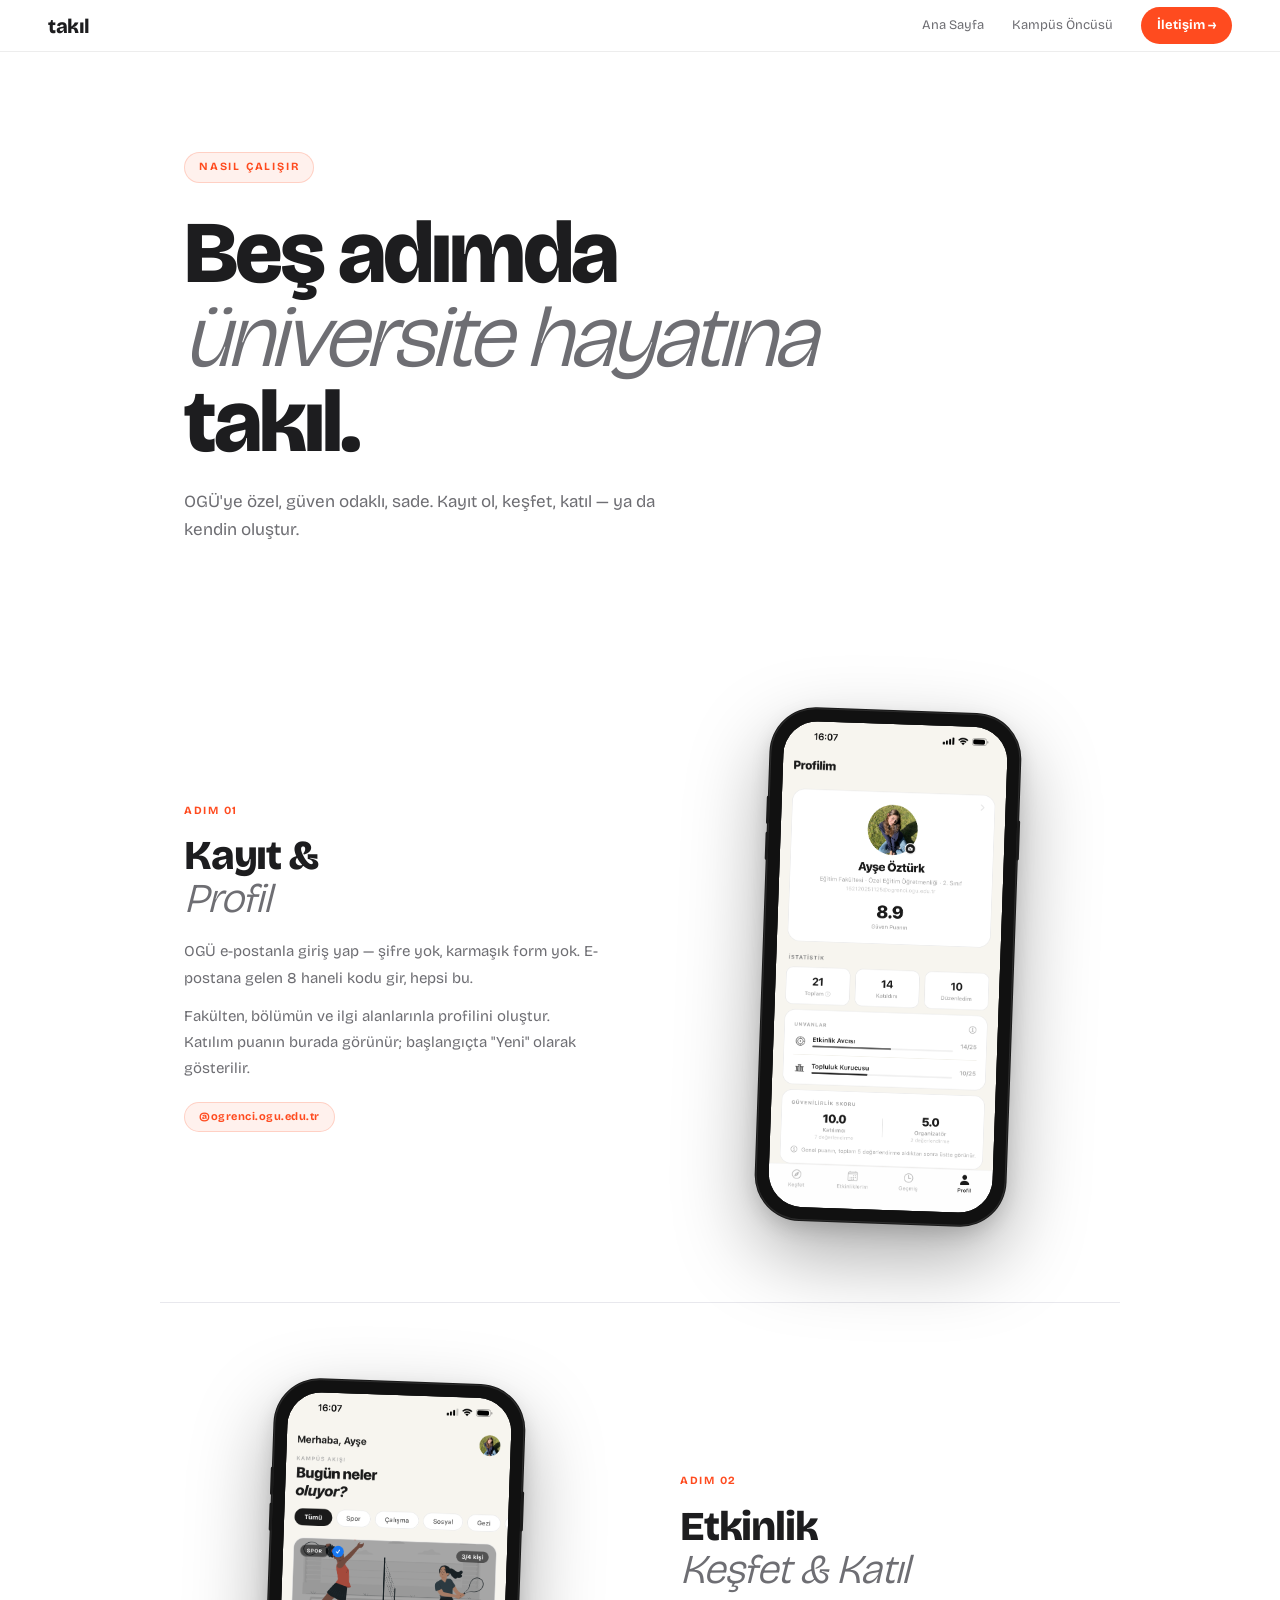
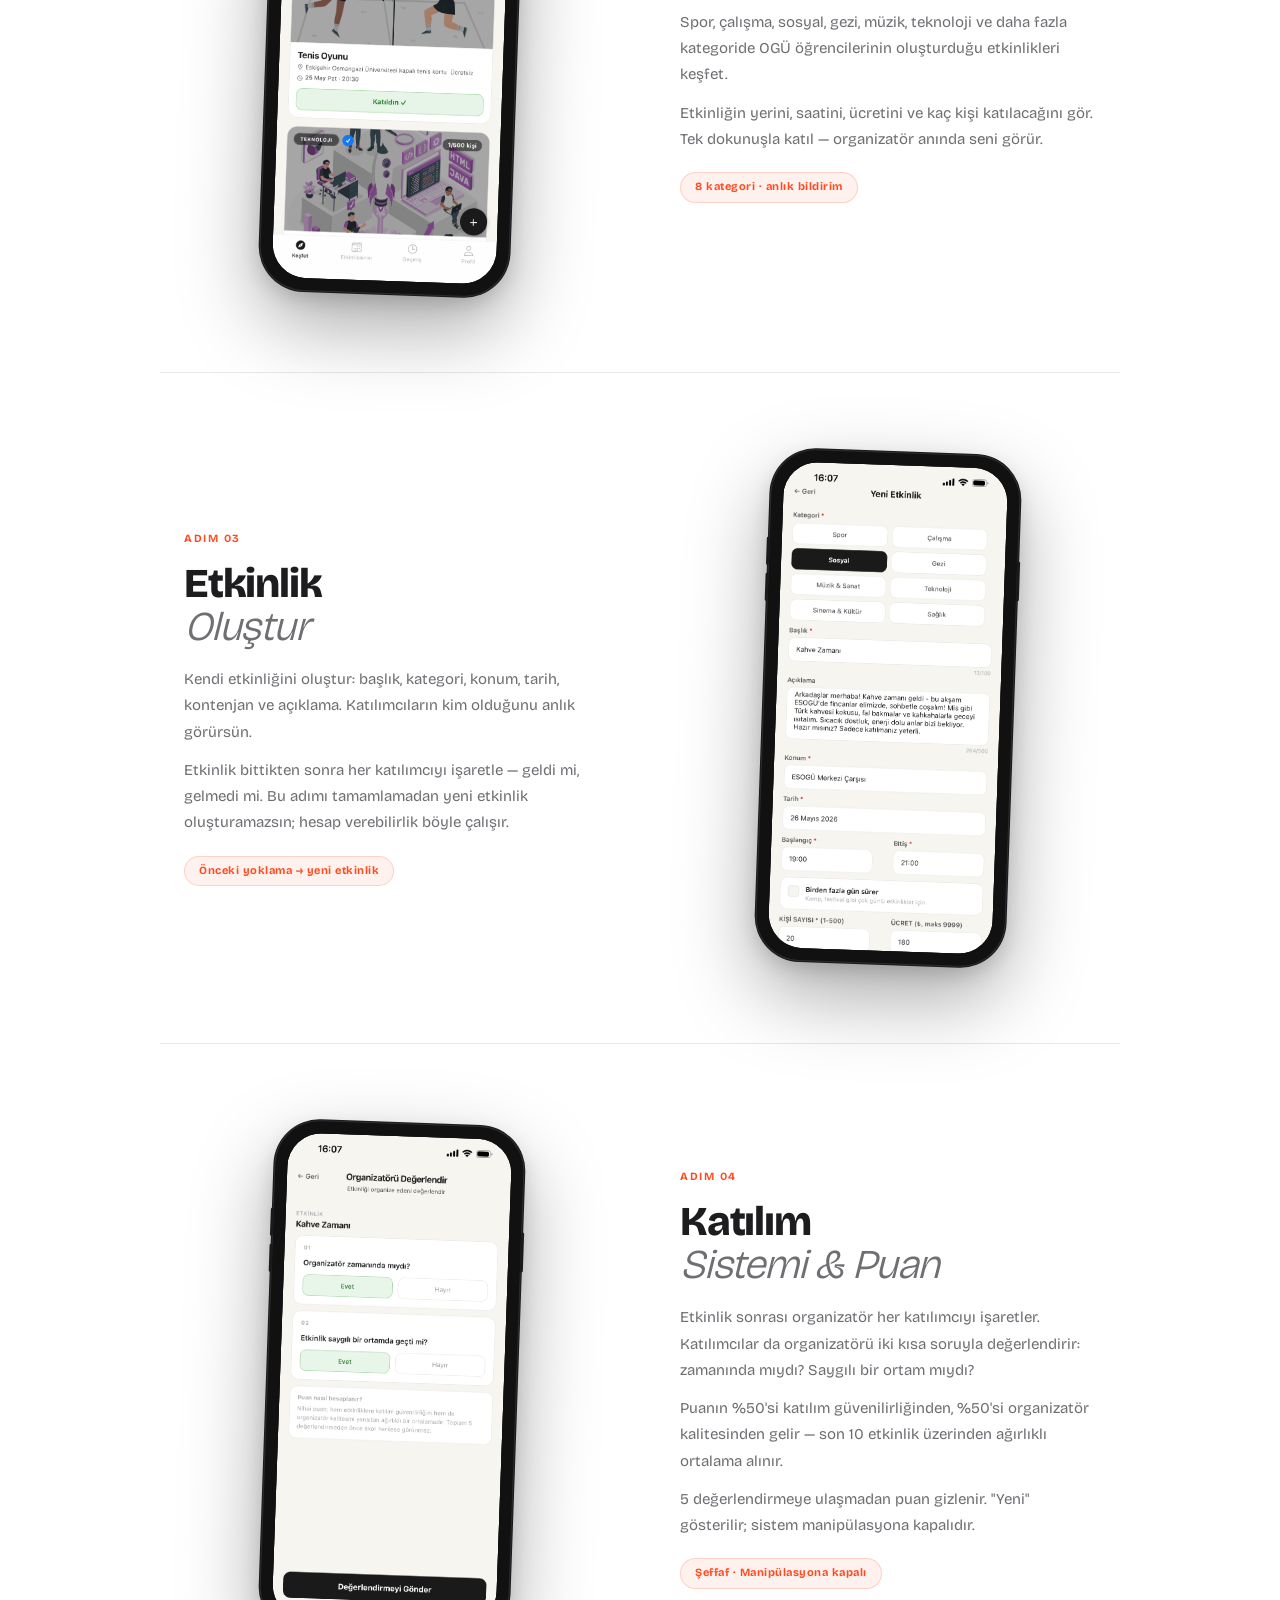
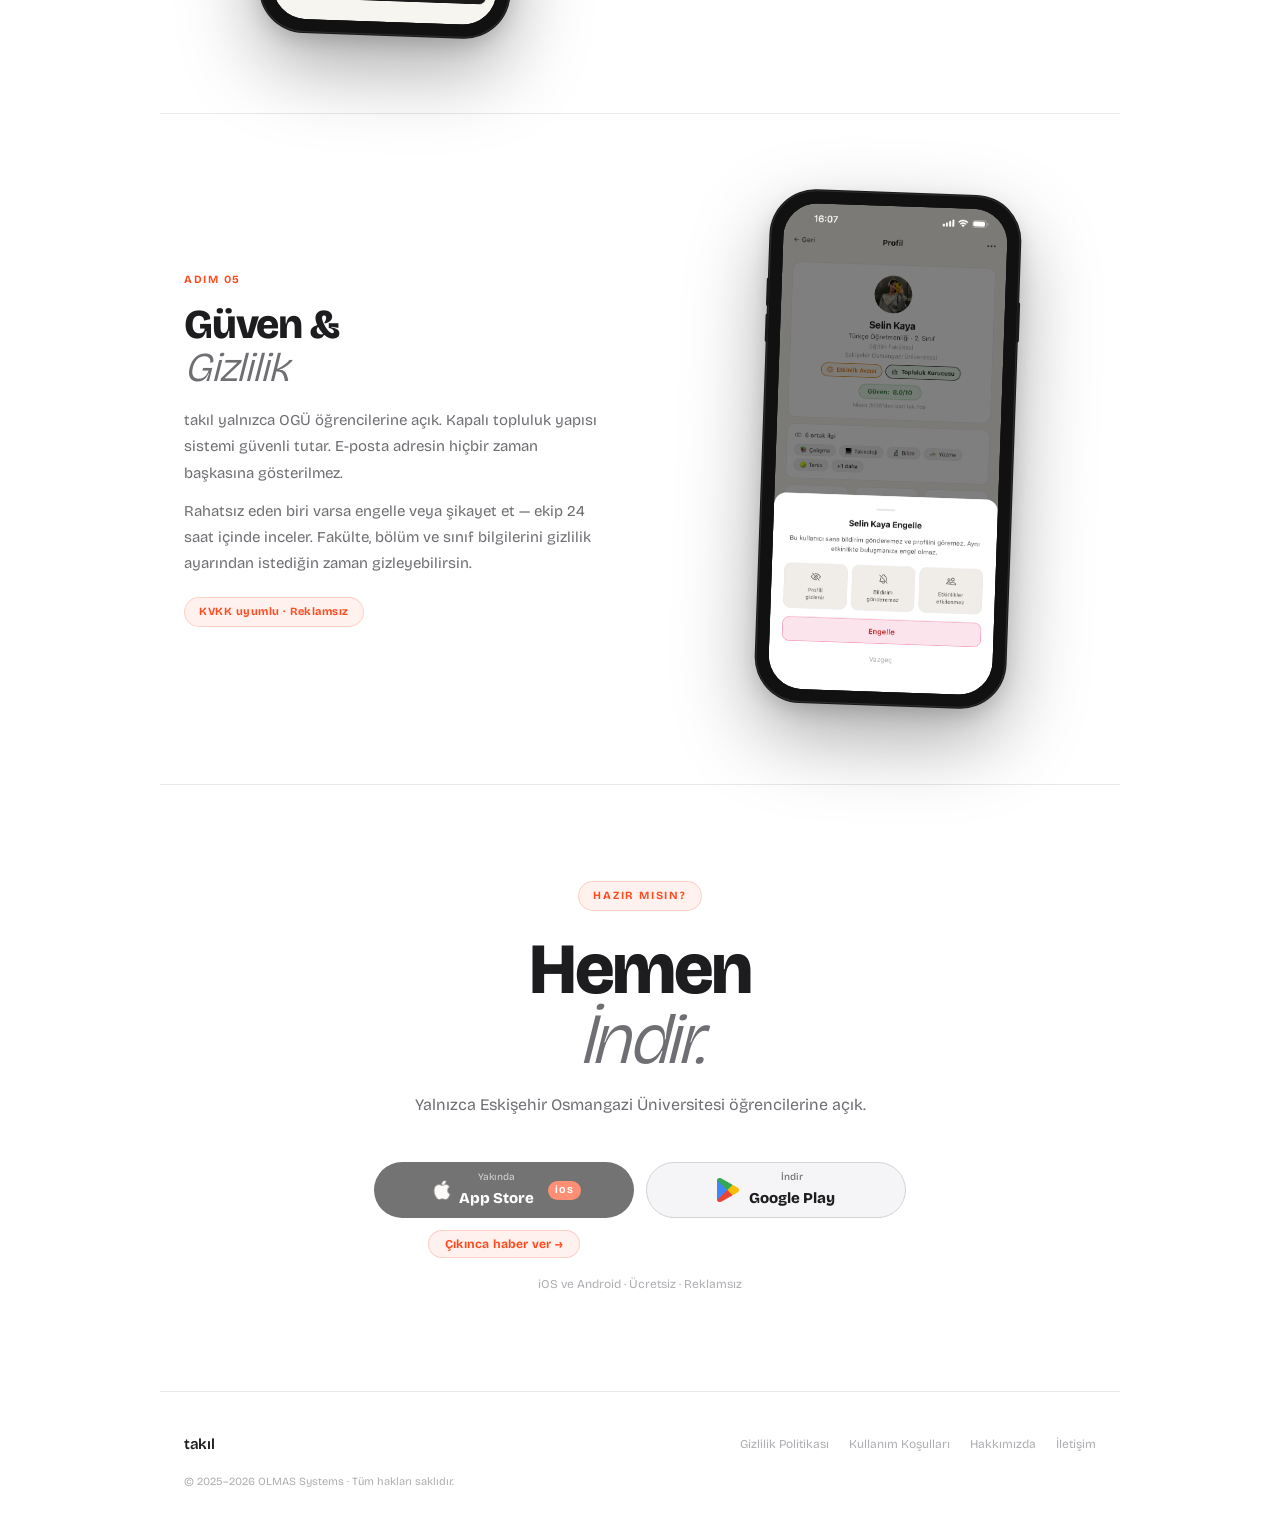
<file: how-it-works/index.html>
<!DOCTYPE html>
<html lang="tr">
<head>
  <meta charset="UTF-8" />
  <meta name="viewport" content="width=device-width, initial-scale=1.0" />
  <title>takıl Nasıl Çalışır? — OGÜ Etkinlik Uygulaması Kullanım Kılavuzu</title>
  <meta name="description" content="takıl nasıl çalışır? OGÜ e-postanla kayıt ol, etkinlik keşfet, katıl veya organize et. Güven puanı sistemi ve 5 adımda kampüs sosyal hayatı." />
  <meta name="robots" content="index, follow" />
  <link rel="canonical" href="https://takiltr.com/how-it-works/" />
  <meta property="og:type" content="website" />
  <meta property="og:url" content="https://takiltr.com/how-it-works.html" />
  <meta property="og:site_name" content="takıl" />
  <meta property="og:locale" content="tr_TR" />
  <meta property="og:title" content="takıl Nasıl Çalışır? — OGÜ Etkinlik Uygulaması" />
  <meta property="og:description" content="5 adımda takıl: OGÜ e-postanla kayıt ol, etkinlik keşfet, katıl, organize et, güven puanı kazan." />
  <meta property="og:image" content="https://takiltr.com/Img/image1.jpg" />
  <meta name="twitter:card" content="summary_large_image" />
  <meta name="twitter:title" content="takıl Nasıl Çalışır?" />
  <meta name="twitter:description" content="5 adımda OGÜ'ye özel etkinlik uygulaması takıl'ı keşfet." />
  <meta name="twitter:image" content="https://takiltr.com/Img/image1.jpg" />
  <link rel="icon" type="image/png" href="/favicon.png" />
  <link rel="apple-touch-icon" sizes="180x180" href="/mb-favicon.png" />
  <meta name="theme-color" content="#ffffff" />
  <link rel="preconnect" href="https://fonts.googleapis.com">
  <link rel="preconnect" href="https://fonts.gstatic.com" crossorigin>
  <link href="https://fonts.googleapis.com/css2?family=Bricolage+Grotesque:opsz,wght@12..96,300..800&display=swap" rel="stylesheet">
  <link rel="stylesheet" href="/takil.css" />
  <style>
    :root {
      --accent:      #FF4B1F;
      --accent-soft: rgba(255, 75, 31, 0.08);
      --accent-mid:  rgba(255, 75, 31, 0.20);
    }
    body { font-family: 'Bricolage Grotesque', -apple-system, sans-serif; overflow-x: hidden; }

    /* ── NAV ── */
    .nav-logo { font-weight: 800; font-size: 20px; letter-spacing: -0.5px; }
    .nav-cta, .nav-links a.nav-cta { background: var(--accent); font-weight: 700; }

    /* ── HERO ── */
    .hero-page {
      padding: calc(var(--nav-h) + 100px) 24px 88px;
      max-width: var(--max-w); margin: 0 auto;
    }
    .hero-kicker {
      display: inline-flex; align-items: center; gap: 8px;
      font-size: 11px; font-weight: 700; letter-spacing: 1.8px;
      text-transform: uppercase; color: var(--accent);
      background: var(--accent-soft); border: 1px solid var(--accent-mid);
      border-radius: 100px; padding: 5px 14px;
      margin-bottom: 28px; width: fit-content;
    }
    .hero-page h1 {
      font-size: clamp(52px, 7vw, 88px);
      font-weight: 800; line-height: 0.96; letter-spacing: -3px;
      color: var(--text-1); max-width: 720px; margin-bottom: 24px;
    }
    .hero-page h1 em { font-style: italic; font-weight: 300; color: var(--text-2); }
    .hero-page p { font-size: 17px; color: var(--text-2); max-width: 480px; line-height: 1.65; }

    /* ── STEPS ── */
    .steps-wrapper { max-width: var(--max-w); margin: 0 auto; }

    .step {
      display: grid; grid-template-columns: 1fr 1fr;
      gap: 80px; padding: 80px 24px;
      border-bottom: 1px solid var(--border-l);
      align-items: center;
      opacity: 0; transform: translateY(24px);
      transition: opacity 0.55s ease, transform 0.55s ease;
    }
    .step.visible { opacity: 1; transform: translateY(0); }
    .step:last-child { border-bottom: none; }
    .step:nth-child(even) .step-vis  { order: 1; }
    .step:nth-child(even) .step-text { order: 2; }

    .step-number {
      font-size: 11px; font-weight: 700; letter-spacing: 1.5px;
      text-transform: uppercase; color: var(--accent); margin-bottom: 14px;
    }
    .step-title {
      font-size: clamp(30px, 3.2vw, 42px); font-weight: 800;
      line-height: 1.05; letter-spacing: -1.2px; color: var(--text-1); margin-bottom: 18px;
    }
    .step-title em { font-style: italic; font-weight: 300; color: var(--text-2); }
    .step-body { font-size: 15px; color: var(--text-2); line-height: 1.75; }
    .step-body p + p { margin-top: 12px; }
    .step-tag {
      display: inline-block; margin-top: 20px;
      font-size: 11px; font-weight: 700; letter-spacing: 0.5px;
      padding: 5px 14px; border-radius: 100px;
      background: var(--accent-soft); border: 1px solid var(--accent-mid);
      color: var(--accent);
    }

    /* ── VISUAL PANELS ── */
    .step-visual {
      background: var(--bg-soft); border: 1px solid var(--border-l);
      border-radius: 20px; padding: 28px;
    }
    .vis-label {
      font-size: 10px; font-weight: 700; letter-spacing: 1.5px;
      text-transform: uppercase; color: var(--text-3); margin-bottom: 16px;
    }
    .vis-sep { width: 100%; height: 1px; background: var(--border-l); margin: 16px 0; }

    /* OTP */
    .vis-otp { display: flex; gap: 6px; }
    .vis-otp-box {
      width: 34px; height: 44px; border: 1px solid var(--border);
      border-radius: 8px; background: var(--bg);
      display: flex; align-items: center; justify-content: center;
      font-size: 16px; font-weight: 800; color: var(--text-1);
    }
    .vis-otp-box.filled { border-color: var(--accent); background: var(--accent); color: #fff; }
    .vis-otp-hint { font-size: 11px; color: var(--text-3); margin-top: 8px; }

    /* Profile */
    .vis-avatar {
      width: 48px; height: 48px; border-radius: 50%;
      background: var(--text-1);
      display: flex; align-items: center; justify-content: center;
      font-size: 17px; font-weight: 800; color: #fff; margin-bottom: 12px;
    }
    .vis-name { font-size: 15px; font-weight: 700; color: var(--text-1); }
    .vis-detail { font-size: 12px; color: var(--text-2); margin-top: 2px; }
    .vis-pills { display: flex; flex-wrap: wrap; gap: 6px; margin-top: 10px; }
    .vis-pill {
      font-size: 11px; font-weight: 500; padding: 4px 10px; border-radius: 100px;
      border: 1px solid var(--border-l); color: var(--text-2); background: var(--bg);
    }

    /* Event card */
    .vis-event-card {
      background: var(--bg); border: 1px solid var(--border-l);
      border-radius: 14px; overflow: hidden; margin-bottom: 12px;
    }
    .vis-event-top {
      background: var(--bg-soft); border-bottom: 1px solid var(--border-l);
      padding: 10px 14px; display: flex; align-items: center; justify-content: space-between;
    }
    .vis-event-cat { font-size: 10px; font-weight: 700; letter-spacing: 1px; text-transform: uppercase; color: var(--accent); }
    .vis-event-slots { font-size: 11px; font-weight: 600; color: var(--text-2); }
    .vis-event-body { padding: 14px; }
    .vis-event-title { font-size: 14px; font-weight: 700; color: var(--text-1); margin-bottom: 8px; }
    .vis-event-meta { display: flex; gap: 14px; flex-wrap: wrap; }
    .vis-meta-item { font-size: 12px; color: var(--text-2); }
    .vis-join-btn {
      width: 100%; margin-top: 14px; padding: 10px; border-radius: 10px; border: none;
      background: var(--accent); color: #fff;
      font-size: 13px; font-weight: 700; cursor: default; font-family: inherit;
    }

    /* Create form */
    .vis-form { display: flex; flex-direction: column; gap: 8px; }
    .vis-form-row { display: grid; grid-template-columns: 1fr 1fr; gap: 8px; }
    .vis-field {
      background: var(--bg); border: 1px solid var(--border-l);
      border-radius: 8px; padding: 9px 12px;
      display: flex; align-items: center; justify-content: space-between;
    }
    .vis-field-label { font-size: 11px; color: var(--text-3); }
    .vis-field-value { font-size: 12px; font-weight: 600; color: var(--text-1); }

    /* Score */
    .score-diagram { display: flex; flex-direction: column; gap: 14px; }
    .score-row { display: flex; align-items: center; gap: 12px; }
    .score-row-label { font-size: 12px; color: var(--text-2); width: 156px; flex-shrink: 0; }
    .score-bar-wrap { flex: 1; height: 5px; background: var(--border-l); border-radius: 100px; overflow: hidden; }
    .score-bar-fill { height: 100%; border-radius: 100px; background: var(--accent); transition: width 1s ease 0.4s; }
    .score-bar-fill.attendance { width: 0%; }
    .score-bar-fill.reliability { width: 0%; opacity: 0.4; }
    .step.visible .score-bar-fill.attendance  { width: 70%; }
    .step.visible .score-bar-fill.reliability { width: 30%; }
    .score-row-pct { font-size: 12px; font-weight: 700; color: var(--text-1); width: 32px; text-align: right; flex-shrink: 0; }
    .score-arrow { text-align: center; color: var(--text-3); font-size: 16px; margin: 2px 0; }
    .score-final {
      background: var(--bg); border: 1px solid var(--border-l);
      border-radius: 12px; padding: 16px; text-align: center;
    }
    .score-final-num { font-size: 48px; font-weight: 800; letter-spacing: -2.5px; color: var(--accent); line-height: 1; }
    .score-final-label { font-size: 11px; color: var(--text-3); text-transform: uppercase; letter-spacing: 1px; margin-top: 6px; }
    .score-new-badge {
      display: inline-block; margin-top: 10px; font-size: 11px; font-weight: 700;
      letter-spacing: 1px; text-transform: uppercase; padding: 3px 10px; border-radius: 100px;
      background: var(--accent-soft); border: 1px solid var(--accent-mid); color: var(--accent);
    }

    /* Rating UI */
    .vis-q {
      background: var(--bg); border: 1px solid var(--border-l);
      border-radius: 10px; padding: 12px 14px; margin-bottom: 8px;
    }
    .vis-q-text { font-size: 13px; color: var(--text-1); margin-bottom: 10px; font-weight: 500; }
    .vis-q-btns { display: flex; gap: 8px; }
    .vis-q-btn {
      flex: 1; padding: 7px 0; border-radius: 7px; border: 1px solid var(--border-l);
      font-size: 12px; font-weight: 700; text-align: center; cursor: default;
      color: var(--text-3); background: var(--bg-soft);
    }
    .vis-q-btn.yes { background: var(--accent); color: #fff; border-color: var(--accent); }

    /* Trust items */
    .vis-trust-item {
      display: flex; align-items: flex-start; gap: 12px;
      padding: 11px 13px; background: var(--bg); border: 1px solid var(--border-l);
      border-radius: 10px; margin-bottom: 8px;
    }
    .vis-trust-item:last-child { margin-bottom: 0; }
    .vis-trust-icon {
      width: 28px; height: 28px; border-radius: 7px;
      background: var(--accent-soft); border: 1px solid var(--accent-mid);
      display: flex; align-items: center; justify-content: center; flex-shrink: 0;
    }
    .vis-trust-icon svg { stroke: var(--accent); }
    .vis-trust-text strong { display: block; font-size: 13px; font-weight: 700; color: var(--text-1); margin-bottom: 1px; }
    .vis-trust-text { font-size: 12px; color: var(--text-2); line-height: 1.45; }

    /* Phone mockup (app screenshots) */
    .phone-wrap {
      display: flex;
      justify-content: center;
      align-items: center;
    }
    .phone-frame {
      position: relative;
      width: 248px;
      background: #111;
      border-radius: 44px;
      padding: 12px;
      box-shadow:
        0 0 0 1px rgba(255,255,255,0.08),
        0 0 0 2px #1a1a1a,
        0 32px 80px rgba(0,0,0,0.35),
        0 8px 20px rgba(0,0,0,0.15);
      transform: rotate(2deg);
    }
    .phone-screen {
      width: 100%;
      border-radius: 34px;
      display: block;
      overflow: hidden;
    }
    .phone-screen img {
      width: 100%;
      display: block;
      border-radius: 34px;
    }
    .phone-side-btn {
      position: absolute;
      background: #1a1a1a;
      border-radius: 3px;
    }
    .phone-side-btn.vol-up  { width: 3px; height: 28px; left: -3px; top: 88px; }
    .phone-side-btn.vol-dn  { width: 3px; height: 28px; left: -3px; top: 124px; }
    .phone-side-btn.power   { width: 3px; height: 40px; right: -3px; top: 104px; }

    /* ── CTA ── */
    .cta-section {
      border-top: 1px solid var(--border-l);
      max-width: var(--max-w); margin: 0 auto;
      padding: 96px 24px; text-align: center;
    }
    .cta-kicker {
      display: inline-flex; align-items: center; gap: 8px;
      font-size: 11px; font-weight: 700; letter-spacing: 1.8px; text-transform: uppercase;
      color: var(--accent); background: var(--accent-soft); border: 1px solid var(--accent-mid);
      border-radius: 100px; padding: 5px 14px; margin-bottom: 24px;
    }
    .cta-title {
      font-size: clamp(44px, 6.5vw, 72px); font-weight: 800; line-height: 0.97;
      letter-spacing: -2.5px; color: var(--text-1); margin-bottom: 16px;
    }
    .cta-title em { font-style: italic; font-weight: 300; color: var(--text-2); }
    .cta-sub { font-size: 16px; color: var(--text-2); margin-bottom: 44px; }
    .cta-badges { display: flex; gap: 12px; justify-content: center; flex-wrap: wrap; align-items: flex-start; }
    .apple-col  { display: flex; flex-direction: column; align-items: center; gap: 8px; }
    .store-badge {
      display: flex; align-items: center; justify-content: center; gap: 10px; padding: 12px 24px;
      border-radius: 980px; text-decoration: none; transition: opacity 0.15s;
      width: 260px; height: 56px; box-sizing: border-box;
    }
    .store-badge.apple  { background: var(--text-1); color: #fff; }
    .store-badge.google { background: var(--bg-soft); border: 1px solid var(--border); color: var(--text-1); }
    .store-badge:not(.apple-soon):hover { opacity: 0.82; }
    .badge-icon { width: 22px; text-align: center; flex-shrink: 0; }
    .badge-icon svg { display: block; }
    .badge-top  { font-size: 10px; opacity: 0.7; }
    .badge-main { font-size: 15px; font-weight: 800; }
    .cta-note   { margin-top: 16px; font-size: 12px; color: var(--text-3); }

    /* ── APPLE SOON + WAITLIST ── */
    .store-badge-wrap { display: flex; flex-direction: column; align-items: center; gap: 8px; }
    .apple-soon { opacity: 0.62; cursor: default; pointer-events: none; position: relative; }
    .badge-soon-pill {
      font-size: 9px; font-weight: 800; letter-spacing: 1.2px; text-transform: uppercase;
      background: var(--accent); color: #fff; padding: 2px 7px; border-radius: 100px;
      margin-left: 4px; flex-shrink: 0;
    }
    .ios-waitlist-btn {
      font-family: inherit; font-size: 12px; font-weight: 700; letter-spacing: 0.2px;
      color: var(--accent); background: var(--accent-soft); border: 1px solid var(--accent-mid);
      border-radius: 100px; padding: 6px 16px; cursor: pointer; transition: opacity 0.15s;
      margin-top: 4px;
    }
    .ios-waitlist-btn:hover { opacity: 0.75; }

    /* ── WAITLIST MODAL ── */
    .wl-overlay {
      display: none; position: fixed; inset: 0; z-index: 9999;
      background: rgba(0,0,0,0.55); backdrop-filter: blur(4px);
      align-items: center; justify-content: center; padding: 20px;
    }
    .wl-overlay.open { display: flex; }
    .wl-modal {
      background: var(--bg); border: 1px solid var(--border-l);
      border-radius: 20px; padding: 36px 32px; max-width: 400px; width: 100%;
      box-shadow: 0 24px 64px rgba(0,0,0,0.18);
      animation: wl-in 0.22s ease;
    }
    @keyframes wl-in { from { opacity:0; transform:translateY(12px); } to { opacity:1; transform:translateY(0); } }
    .wl-icon {
      width: 44px; height: 44px; background: var(--text-1); border-radius: 11px;
      display: flex; align-items: center; justify-content: center; margin-bottom: 18px;
    }
    .wl-icon img { width: 24px; height: 24px; object-fit: contain; filter: invert(1); display: block; }
    .wl-title { font-size: 22px; font-weight: 800; letter-spacing: -0.6px; color: var(--text-1); margin-bottom: 6px; }
    .wl-sub { font-size: 14px; color: var(--text-2); line-height: 1.6; margin-bottom: 24px; }
    .wl-form { display: flex; flex-direction: column; gap: 10px; }
    .wl-input {
      font-family: inherit; font-size: 14px; padding: 12px 16px;
      border: 1px solid var(--border); border-radius: 10px;
      background: var(--bg-soft); color: var(--text-1); outline: none;
      transition: border-color 0.15s;
    }
    .wl-input:focus { border-color: var(--accent); }
    .wl-input::placeholder { color: var(--text-3); }
    .wl-submit {
      font-family: inherit; font-size: 14px; font-weight: 700;
      background: var(--accent); color: #fff; border: none;
      border-radius: 10px; padding: 13px; cursor: pointer; transition: opacity 0.15s;
    }
    .wl-submit:hover { opacity: 0.85; }
    .wl-submit:disabled { opacity: 0.5; cursor: default; }
    .wl-close {
      display: block; text-align: center; margin-top: 12px;
      font-size: 13px; color: var(--text-3); cursor: pointer; background: none;
      border: none; font-family: inherit; width: 100%;
    }
    .wl-success {
      text-align: center; padding: 12px 0;
      font-size: 15px; font-weight: 600; color: var(--text-1); display: none;
    }
    .wl-success span { font-size: 28px; display: block; margin-bottom: 8px; }
    .wl-privacy { font-size: 11px; color: var(--text-3); text-align: center; margin-top: 6px; }

    /* ── RESPONSIVE ── */
    @media (max-width: 768px) {
      .hero-page { padding: calc(var(--nav-h) + 56px) 20px 64px; }
      .hero-page h1 { font-size: clamp(44px, 11vw, 64px); letter-spacing: -2px; }
      .step { grid-template-columns: 1fr; gap: 32px; padding: 60px 20px; }
      .step:nth-child(even) .step-vis  { order: 2; }
      .step:nth-child(even) .step-text { order: 1; }
      .step-visual { overflow: hidden; }
      .phone-wrap { justify-content: center; }
      .phone-frame { width: 200px; }
      .vis-otp { flex-wrap: wrap; gap: 4px; }
      .vis-otp-box { width: 30px; height: 38px; font-size: 14px; }
      .score-row { flex-wrap: nowrap; }
      .score-row-label { width: auto; min-width: 0; max-width: 120px; font-size: 11px; }
      .score-row-pct { width: 28px; font-size: 11px; }
      .vis-form-row { grid-template-columns: 1fr; }
      .cta-section { padding: 72px 20px; }
      .cta-badges { flex-direction: column; align-items: center; }
      .store-badge { width: 260px; justify-content: center; }
      .apple-col { width: 260px; }
    }
  </style>
</head>
<body>

  <!-- NAV -->
  <nav>
    <a class="nav-logo" href="/">takıl</a>
    <div class="nav-links">
      <a href="/">Ana Sayfa</a>
      <a href="/ambassadors/">Kampüs Öncüsü</a>
      <a href="index.html#contact" class="nav-cta">İletişim →</a>
    </div>
    <button class="nav-hamburger" id="hamburger" aria-label="Menü">
      <span></span><span></span><span></span>
    </button>
  </nav>

  <!-- MOBILE MENU -->
  <div class="mobile-menu" id="mobileMenu">
    <a href="/" onclick="closeMenu()">Ana Sayfa</a>
    <a href="/prizes/" onclick="closeMenu()">Ödüller</a>
    <a href="/ambassadors/" onclick="closeMenu()">Kampüs Öncüsü</a>
    <a href="/index.html#contact" onclick="closeMenu()">İletişim</a>
    <a href="/privacy-policy.html" onclick="closeMenu()">Gizlilik Politikası</a>
    <a href="/terms.html" onclick="closeMenu()">Kullanım Koşulları</a>
    <div class="mobile-menu-brand">
      <span class="mmb-name"><span class="mmb-accent">OLMAS</span> Systems</span>
      <span class="mmb-sub">© 2025–2026 · Tüm hakları saklıdır</span>
    </div>
  </div>

  <!-- HERO -->
  <div class="hero-page">
    <span class="hero-kicker">Nasıl Çalışır</span>
    <h1>Beş adımda<br><em>üniversite hayatına</em><br>takıl.</h1>
    <p>OGÜ'ye özel, güven odaklı, sade. Kayıt ol, keşfet, katıl — ya da kendin oluştur.</p>
  </div>

  <div class="steps-wrapper">

    <!-- STEP 1 -->
    <div class="step">
      <div class="step-text">
        <div class="step-number">Adım 01</div>
        <h2 class="step-title">Kayıt &amp;<br><em>Profil</em></h2>
        <div class="step-body">
          <p>OGÜ e-postanla giriş yap — şifre yok, karmaşık form yok. E-postana gelen 8 haneli kodu gir, hepsi bu.</p>
          <p>Fakülten, bölümün ve ilgi alanlarınla profilini oluştur. Katılım puanın burada görünür; başlangıçta "Yeni" olarak gösterilir.</p>
        </div>
        <span class="step-tag">@ogrenci.ogu.edu.tr</span>
      </div>
      <div class="step-vis">
        <div class="phone-wrap">
          <div class="phone-frame">
            <div class="phone-side-btn vol-up"></div>
            <div class="phone-side-btn vol-dn"></div>
            <div class="phone-side-btn power"></div>
            <div class="phone-screen">
              <img src="/Img/profile.png" alt="takıl OGÜ etkinlik uygulaması — kayıt ve profil ekranı" />
            </div>
          </div>
        </div>
      </div>
    </div>

    <!-- STEP 2 -->
    <div class="step">
      <div class="step-vis">
        <div class="phone-wrap">
          <div class="phone-frame">
            <div class="phone-side-btn vol-up"></div>
            <div class="phone-side-btn vol-dn"></div>
            <div class="phone-side-btn power"></div>
            <div class="phone-screen">
              <img src="/Img/explore.png" alt="takıl OGÜ etkinlik uygulaması — etkinlik keşfet ve katıl ekranı" />
            </div>
          </div>
        </div>
      </div>
      <div class="step-text">
        <div class="step-number">Adım 02</div>
        <h2 class="step-title">Etkinlik<br><em>Keşfet &amp; Katıl</em></h2>
        <div class="step-body">
          <p>Spor, çalışma, sosyal, gezi, müzik, teknoloji ve daha fazla kategoride OGÜ öğrencilerinin oluşturduğu etkinlikleri keşfet.</p>
          <p>Etkinliğin yerini, saatini, ücretini ve kaç kişi katılacağını gör. Tek dokunuşla katıl — organizatör anında seni görür.</p>
        </div>
        <span class="step-tag">8 kategori · anlık bildirim</span>
      </div>
    </div>

    <!-- STEP 3 -->
    <div class="step">
      <div class="step-text">
        <div class="step-number">Adım 03</div>
        <h2 class="step-title">Etkinlik<br><em>Oluştur</em></h2>
        <div class="step-body">
          <p>Kendi etkinliğini oluştur: başlık, kategori, konum, tarih, kontenjan ve açıklama. Katılımcıların kim olduğunu anlık görürsün.</p>
          <p>Etkinlik bittikten sonra her katılımcıyı işaretle — geldi mi, gelmedi mi. Bu adımı tamamlamadan yeni etkinlik oluşturamazsın; hesap verebilirlik böyle çalışır.</p>
        </div>
        <span class="step-tag">Önceki yoklama → yeni etkinlik</span>
      </div>
      <div class="step-vis">
        <div class="phone-wrap">
          <div class="phone-frame">
            <div class="phone-side-btn vol-up"></div>
            <div class="phone-side-btn vol-dn"></div>
            <div class="phone-side-btn power"></div>
            <div class="phone-screen">
              <img src="/Img/create.png" alt="takıl OGÜ etkinlik uygulaması — etkinlik oluşturma ekranı" />
            </div>
          </div>
        </div>
      </div>
    </div>

    <!-- STEP 4 -->
    <div class="step">
      <div class="step-vis">
        <div class="phone-wrap">
          <div class="phone-frame">
            <div class="phone-side-btn vol-up"></div>
            <div class="phone-side-btn vol-dn"></div>
            <div class="phone-side-btn power"></div>
            <div class="phone-screen">
              <img src="/Img/rate.png" alt="takıl OGÜ etkinlik uygulaması — katılım sistemi ve puan ekranı" />
            </div>
          </div>
        </div>
      </div>
      <div class="step-text">
        <div class="step-number">Adım 04</div>
        <h2 class="step-title">Katılım<br><em>Sistemi &amp; Puan</em></h2>
        <div class="step-body">
          <p>Etkinlik sonrası organizatör her katılımcıyı işaretler. Katılımcılar da organizatörü iki kısa soruyla değerlendirir: zamanında mıydı? Saygılı bir ortam mıydı?</p>
          <p>Puanın %50'si katılım güvenilirliğinden, %50'si organizatör kalitesinden gelir — son 10 etkinlik üzerinden ağırlıklı ortalama alınır.</p>
          <p>5 değerlendirmeye ulaşmadan puan gizlenir. "Yeni" gösterilir; sistem manipülasyona kapalıdır.</p>
        </div>
        <span class="step-tag">Şeffaf · Manipülasyona kapalı</span>
      </div>
    </div>

    <!-- STEP 5 -->
    <div class="step">
      <div class="step-text">
        <div class="step-number">Adım 05</div>
        <h2 class="step-title">Güven &amp;<br><em>Gizlilik</em></h2>
        <div class="step-body">
          <p>takıl yalnızca OGÜ öğrencilerine açık. Kapalı topluluk yapısı sistemi güvenli tutar. E-posta adresin hiçbir zaman başkasına gösterilmez.</p>
          <p>Rahatsız eden biri varsa engelle veya şikayet et — ekip 24 saat içinde inceler. Fakülte, bölüm ve sınıf bilgilerini gizlilik ayarından istediğin zaman gizleyebilirsin.</p>
        </div>
        <span class="step-tag">KVKK uyumlu · Reklamsız</span>
      </div>
      <div class="step-vis">
        <div class="phone-wrap">
          <div class="phone-frame">
            <div class="phone-side-btn vol-up"></div>
            <div class="phone-side-btn vol-dn"></div>
            <div class="phone-side-btn power"></div>
            <div class="phone-screen">
              <img src="/Img/block.png" alt="takıl OGÜ etkinlik uygulaması — güven, gizlilik ve engelleme ekranı" />
            </div>
          </div>
        </div>
      </div>
    </div>

  </div>

  <!-- CTA -->
  <div class="cta-section">
    <div class="cta-kicker">Hazır mısın?</div>
    <h2 class="cta-title">Hemen<br><em>İndir.</em></h2>
    <p class="cta-sub">Yalnızca Eskişehir Osmangazi Üniversitesi öğrencilerine açık.</p>
    <div class="cta-badges">
      <div class="apple-col">
        <div class="store-badge apple apple-soon">
          <div class="badge-icon">
            <img src="/Img/apple-logo.png" alt="Apple" style="width:30px;height:30px;object-fit:contain;display:block;filter:invert(1);">
          </div>
          <div>
            <div class="badge-top">Yakında</div>
            <div class="badge-main">App Store</div>
          </div>
          <span class="badge-soon-pill">iOS</span>
        </div>
        <button class="ios-waitlist-btn" onclick="openWaitlist()">Çıkınca haber ver →</button>
      </div>
      <a href="https://play.google.com/store/apps/details?id=com.jawidolmas.takil" class="store-badge google">
        <div class="badge-icon">
          <img src="/Img/google-play.png" alt="Google Play" style="width:22px;height:24px;object-fit:contain;display:block;">
        </div>
        <div>
          <div class="badge-top">İndir</div>
          <div class="badge-main">Google Play</div>
        </div>
      </a>
    </div>
    <div class="cta-note">iOS ve Android · Ücretsiz · Reklamsız</div>
  </div>

  <hr class="divider" />

  <footer>
    <div class="footer-left">takıl</div>
    <div class="footer-links">
      <a href="/privacy-policy.html">Gizlilik Politikası</a>
      <a href="/terms.html">Kullanım Koşulları</a>
      <a href="/">Hakkımızda</a>
      <a href="mailto:destek@takiltr.com">İletişim</a>
    </div>
    <div class="footer-copy">© 2025–2026 OLMAS Systems · Tüm hakları saklıdır.</div>
  </footer>

  <!-- iOS WAITLIST MODAL -->
  <div class="wl-overlay" id="wlOverlay" onclick="handleOverlayClick(event)">
    <div class="wl-modal">
      <div class="wl-icon"><img src="/Img/apple-logo.png" alt="Apple"></div>
      <div class="wl-title">iOS için bekleme listesi</div>
      <p class="wl-sub">takıl App Store'a çıktığında seni haberdar edelim. E-postanı bırak, gerisini biz hallederiz.</p>
      <div id="wlFormWrap">
        <div class="wl-form" id="wlForm">
          <input class="wl-input" type="email" id="wlEmail" placeholder="E-posta adresin" required autocomplete="email">
          <button class="wl-submit" type="button" id="wlSubmitBtn" onclick="submitWaitlist()">Beni listele →</button>
        </div>
        <p class="wl-privacy">E-posta adresin yalnızca iOS çıkış bildirimi için kullanılır. Spam yok.</p>
      </div>
      <div class="wl-success" id="wlSuccess">
        <span>🎉</span>
        Kaydedildi! App Store'a çıktığında haber vereceğiz.
      </div>
      <button class="wl-close" onclick="closeWaitlist()">Kapat</button>
    </div>
  </div>

  <script>
    const APPS_SCRIPT_URL = "https://script.google.com/macros/s/AKfycbzCdSGIU9zqh-SR6Af675CkZ_d-p2edeP1K_hd2XQvcRHnsb-4B3xNmWOx7tAxA8DFdWg/exec";

    function openWaitlist() {
      document.getElementById('wlOverlay').classList.add('open');
      document.body.style.overflow = 'hidden';
    }
    function closeWaitlist() {
      document.getElementById('wlOverlay').classList.remove('open');
      document.body.style.overflow = '';
    }
    function handleOverlayClick(e) {
      if (e.target === document.getElementById('wlOverlay')) closeWaitlist();
    }

    async function submitWaitlist() {
      const emailInput = document.getElementById('wlEmail');
      const btn = document.getElementById('wlSubmitBtn');
      const email = emailInput.value.trim();

      if (!email || !email.includes('@')) {
        emailInput.focus();
        return;
      }

      btn.disabled = true;
      btn.textContent = 'Gönderiliyor...';

      try {
        await fetch(APPS_SCRIPT_URL, {
          method: 'POST',
          mode: 'no-cors',
          headers: { 'Content-Type': 'application/json' },
          body: JSON.stringify({ email: email })
        });

        // no-cors means we can't read the response — but data lands in the sheet
        document.getElementById('wlFormWrap').style.display = 'none';
        document.getElementById('wlSuccess').style.display = 'block';

      } catch (err) {
        btn.disabled = false;
        btn.textContent = 'Hata — tekrar dene';
      }
    }
  </script>

  <script>
    const hamburger = document.getElementById('hamburger');
    const mobileMenu = document.getElementById('mobileMenu');
    hamburger.addEventListener('click', () => {
      const open = mobileMenu.classList.toggle('open');
      hamburger.classList.toggle('open', open);
      document.body.style.overflow = open ? 'hidden' : '';
    });
    function closeMenu() {
      mobileMenu.classList.remove('open');
      hamburger.classList.remove('open');
      document.body.style.overflow = '';
    }
    document.addEventListener('click', (e) => {
      if (!hamburger.contains(e.target) && !mobileMenu.contains(e.target)) closeMenu();
    });

    const steps = document.querySelectorAll('.step');
    const observer = new IntersectionObserver(entries => {
      entries.forEach(e => { if (e.isIntersecting) e.target.classList.add('visible'); });
    }, { threshold: 0.1 });
    steps.forEach(s => observer.observe(s));
  </script>

</body>
</html>
</file>
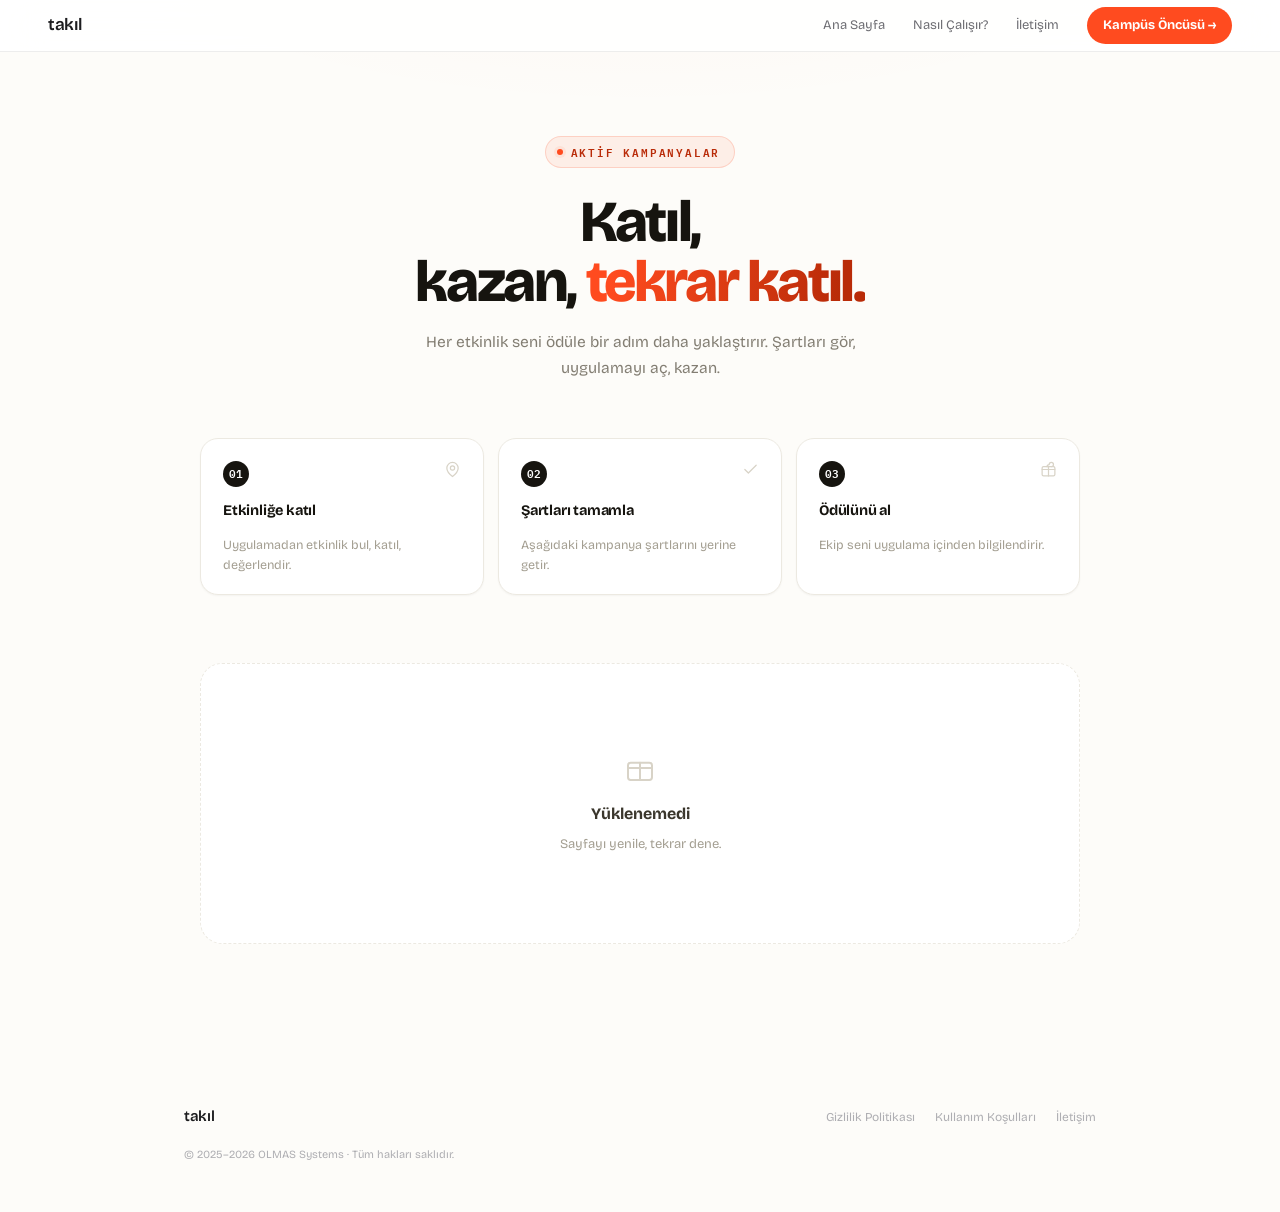
<file: prizes/index.html>
<!DOCTYPE html>
<html lang="tr">
<head>
  <meta charset="UTF-8" />
  <meta name="viewport" content="width=device-width, initial-scale=1.0" />
  <title>Ödüller — takıl</title>
  <meta name="description" content="takıl'da kampanyalara katıl, ödüller kazan." />
  <link rel="icon" type="image/png" href="../favicon.png" />

  <link rel="preconnect" href="https://fonts.googleapis.com">
  <link rel="preconnect" href="https://fonts.gstatic.com" crossorigin>
  <link href="https://fonts.googleapis.com/css2?family=Bricolage+Grotesque:opsz,wght@12..96,300..800&family=IBM+Plex+Mono:wght@500;600&display=swap" rel="stylesheet">
  <link rel="stylesheet" href="../takil.css" />

  <style>
    /* ── Local design tokens (page-scoped refinement layer) ── */
    :root {
      --accent:      #FF4B1F;
      --accent-2:    #E8380C;
      --accent-3:    #B92B08;
      --accent-soft: rgba(255, 75, 31, 0.08);
      --accent-mid:  rgba(255, 75, 31, 0.18);
      --accent-ring: rgba(255, 75, 31, 0.32);
      --lime:        #d7e5bb;
      --lime-soft:   rgba(215, 229, 187, 0.30);
      --lime-ink:    #4b5a2e;
      --ink:         #16140f;
      --ink-2:       #3a362c;
      --page:        #fdfcf9;
      --card:        #ffffff;
      --line:        #ece9e1;
      --line-soft:   #f3f1eb;
      --muted:       #837e73;
      --muted-2:     #a49f92;
      --faint:       #d8d3c7;
      --mono:        'IBM Plex Mono', ui-monospace, monospace;

      --r-xs: 10px;
      --r-sm: 14px;
      --r-md: 18px;
      --r-lg: 22px;
      --r-xl: 28px;

      --shadow-xs: 0 1px 2px rgba(22,20,15,0.04);
      --shadow-sm: 0 1px 1px rgba(22,20,15,0.04), 0 6px 14px -8px rgba(22,20,15,0.10);
      --shadow-md: 0 2px 4px rgba(22,20,15,0.03), 0 16px 28px -14px rgba(22,20,15,0.14);
      --shadow-lg: 0 4px 8px rgba(22,20,15,0.03), 0 28px 52px -20px rgba(22,20,15,0.20);
      --shadow-accent: 0 6px 12px -4px rgba(255,75,31,0.14), 0 24px 44px -18px rgba(255,75,31,0.34);

      --ease: cubic-bezier(0.16, 1, 0.3, 1);
    }

    body {
      font-family: 'Bricolage Grotesque', -apple-system, sans-serif;
      background:
        radial-gradient(1100px 480px at 50% -180px, rgba(255,75,31,0.05), transparent 60%),
        var(--page);
    }
    @media (prefers-reduced-motion: reduce) {
      * { animation-duration: 0.001ms !important; transition-duration: 0.001ms !important; }
    }

    @keyframes riseIn {
      from { opacity: 0; transform: translateY(14px); }
      to   { opacity: 1; transform: translateY(0); }
    }
    @keyframes shimmer {
      0%   { background-position: -420px 0; }
      100% { background-position: 420px 0; }
    }

    /* ── Hero ── */
    .prizes-hero {
      padding: calc(var(--nav-h, 60px) + 84px) 20px 56px;
      text-align: center;
      max-width: 640px;
      margin: 0 auto;
      animation: riseIn 0.6s var(--ease) both;
    }
    .prizes-kicker {
      display: inline-flex;
      align-items: center;
      gap: 8px;
      font-family: var(--mono);
      font-size: 10.5px;
      font-weight: 600;
      letter-spacing: 1.8px;
      text-transform: uppercase;
      color: var(--accent-3);
      background: var(--accent-soft);
      border: 1px solid var(--accent-mid);
      padding: 6px 14px 6px 11px;
      border-radius: 100px;
      margin-bottom: 24px;
    }
    .prizes-kicker-dot {
      width: 6px; height: 6px;
      border-radius: 50%;
      background: var(--accent);
      box-shadow: 0 0 0 3px var(--accent-soft);
      animation: pulse 2.2s ease-in-out infinite;
    }
    @keyframes pulse {
      0%, 100% { opacity: 1; transform: scale(1); }
      50%       { opacity: 0.45; transform: scale(0.72); }
    }
    .prizes-title {
      font-size: clamp(38px, 7.2vw, 58px);
      font-weight: 800;
      letter-spacing: -2.4px;
      color: var(--ink);
      margin-bottom: 18px;
      line-height: 1.04;
    }
    .prizes-title em {
      font-style: normal;
      background: linear-gradient(100deg, var(--accent) 10%, var(--accent-3) 90%);
      -webkit-background-clip: text;
      background-clip: text;
      color: transparent;
    }
    .prizes-sub {
      font-size: 15.5px;
      color: var(--muted);
      line-height: 1.65;
      max-width: 46ch;
      margin: 0 auto;
    }

    /* ── How it works strip ── */
    .how-strip {
      max-width: 920px;
      margin: 0 auto 68px;
      padding: 0 20px;
      display: grid;
      grid-template-columns: repeat(3, 1fr);
      gap: 14px;
      animation: riseIn 0.6s var(--ease) 0.08s both;
    }
    .how-step {
      background: var(--card);
      border: 1px solid var(--line);
      border-radius: var(--r-md);
      padding: 22px 22px 20px;
      display: flex;
      flex-direction: column;
      gap: 12px;
      position: relative;
      box-shadow: var(--shadow-xs);
      transition: box-shadow 0.25s var(--ease), transform 0.25s var(--ease), border-color 0.25s var(--ease);
    }
    .how-step:hover {
      box-shadow: var(--shadow-sm);
      transform: translateY(-2px);
      border-color: var(--faint);
    }
    .how-step-top {
      display: flex;
      align-items: center;
      justify-content: space-between;
    }
    .how-step-num {
      display: inline-flex;
      align-items: center;
      justify-content: center;
      width: 26px; height: 26px;
      border-radius: 50%;
      background: var(--ink);
      color: #fff;
      font-family: var(--mono);
      font-size: 11px;
      font-weight: 600;
    }
    .how-step-icon { color: var(--faint); }
    .how-step-icon svg { width: 17px; height: 17px; stroke-width: 1.75; }
    .how-step-label {
      font-size: 14.5px;
      font-weight: 700;
      color: var(--ink);
      letter-spacing: -0.2px;
    }
    .how-step-desc {
      font-size: 12.5px;
      color: var(--muted-2);
      line-height: 1.55;
    }

    /* ── Grid ── */
    .prizes-grid {
      max-width: 920px;
      margin: 0 auto;
      padding: 0 20px 120px;
      display: grid;
      gap: 22px;
      grid-template-columns: repeat(auto-fit, minmax(300px, 1fr));
    }

    /* ── Skeleton loading cards ── */
    .skeleton-card {
      border: 1px solid var(--line);
      border-radius: var(--r-lg);
      overflow: hidden;
      background: var(--card);
      box-shadow: var(--shadow-xs);
      min-height: 322px;
      display: flex;
      flex-direction: column;
    }
    .skeleton-band { height: 66px; background: var(--line-soft); }
    .skeleton-block {
      flex: 1;
      padding: 20px;
      display: flex;
      flex-direction: column;
      gap: 12px;
    }
    .skel-line {
      height: 12px;
      border-radius: 6px;
      background: linear-gradient(90deg, var(--line-soft) 25%, #ecebe3 37%, var(--line-soft) 63%);
      background-size: 400px 100%;
      animation: shimmer 1.6s linear infinite;
    }
    .skel-line.w60 { width: 60%; height: 18px; }
    .skel-line.w90 { width: 90%; }
    .skel-line.w40 { width: 40%; }
    .skel-box { height: 84px; border-radius: var(--r-xs); background: var(--line-soft); margin-top: 4px; }
    .skel-cta { height: 44px; border-radius: 11px; background: var(--line-soft); margin-top: auto; }

    /* ── Ticket card ── */
    .prize-card {
      position: relative;
      border: 1px solid var(--line);
      border-radius: var(--r-lg);
      overflow: hidden;
      background: var(--card);
      display: flex;
      flex-direction: column;
      box-shadow: var(--shadow-xs);
      transition: box-shadow 0.28s var(--ease), transform 0.28s var(--ease), border-color 0.28s var(--ease);
      opacity: 0;
      animation: riseIn 0.5s var(--ease) forwards;
    }
    .prize-card:hover {
      border-color: var(--accent-ring);
      box-shadow: var(--shadow-accent);
      transform: translateY(-3px);
    }

    /* top reward band — the "ticket head" */
    .prize-reward-band {
      position: relative;
      background:
        radial-gradient(circle at 18% 30%, rgba(255,255,255,0.14) 1.2px, transparent 1.2px),
        linear-gradient(135deg, var(--accent) 0%, var(--accent-2) 55%, var(--accent-3) 100%);
      background-size: 15px 15px, 100% 100%;
      padding: 17px 20px;
      display: flex;
      align-items: center;
      gap: 12px;
    }
    .prize-reward-icon {
      width: 34px; height: 34px;
      border-radius: 50%;
      flex-shrink: 0;
      display: flex;
      align-items: center;
      justify-content: center;
      background: rgba(255,255,255,0.14);
      border: 1px solid rgba(255,255,255,0.28);
      box-shadow: inset 0 1px 1px rgba(255,255,255,0.25);
    }
    .prize-reward-icon svg {
      width: 16px; height: 16px;
      stroke: #fff;
    }
    .prize-reward-value {
      font-size: 15.5px;
      font-weight: 800;
      color: #fff;
      letter-spacing: -0.3px;
      flex: 1;
      line-height: 1.3;
    }
    .prize-remaining-pill {
      font-family: var(--mono);
      font-size: 10.5px;
      font-weight: 600;
      letter-spacing: 0.3px;
      background: rgba(255,255,255,0.16);
      color: #fff;
      padding: 5px 11px;
      border-radius: 20px;
      white-space: nowrap;
      border: 1px solid rgba(255,255,255,0.24);
    }
    .prize-remaining-pill.low {
      background: #fff;
      color: var(--accent-3);
      border-color: #fff;
    }
    .prize-remaining-pill.soldout {
      background: rgba(255,255,255,0.08);
      color: rgba(255,255,255,0.55);
      border-color: rgba(255,255,255,0.15);
    }

    /* perforated seam — the tear line between ticket stub and body */
    .prize-seam {
      position: relative;
      height: 0;
      border-top: 2px dashed rgba(22,20,15,0.13);
    }
    .seam-notch {
      position: absolute;
      top: -9px;
      width: 18px; height: 18px;
      border-radius: 50%;
      background: var(--page);
    }
    .seam-notch.l { left: -9px; }
    .seam-notch.r { right: -9px; }

    /* sponsor credit row — clickable link */
    .prize-sponsor {
      display: flex;
      align-items: center;
      gap: 9px;
      padding: 15px 20px 0;
      text-decoration: none;
      border-radius: var(--r-xs);
      margin: 0 12px;
      padding-left: 8px;
      padding-right: 8px;
      transition: background 0.15s var(--ease);
    }
    a.prize-sponsor { cursor: pointer; }
    a.prize-sponsor:hover { background: var(--lime-soft); }
    a.prize-sponsor:hover .prize-sponsor-chevron {
      transform: translateX(2px);
      opacity: 1;
    }
    .prize-sponsor-logo {
      width: 26px; height: 26px;
      border-radius: 50%;
      flex-shrink: 0;
      overflow: hidden;
      background: var(--lime-soft);
      border: 1px solid var(--line);
      display: flex;
      align-items: center;
      justify-content: center;
      font-family: var(--mono);
      font-size: 9px;
      font-weight: 600;
      color: var(--lime-ink);
    }
    .prize-sponsor-logo img { width: 100%; height: 100%; object-fit: cover; }
    .prize-sponsor-text {
      font-size: 12px;
      font-weight: 600;
      color: var(--muted);
      letter-spacing: -0.1px;
      flex: 1;
    }
    .prize-sponsor-text strong { color: var(--ink); font-weight: 700; }
    .prize-sponsor-chevron {
      width: 13px; height: 13px;
      stroke: var(--accent);
      opacity: 0;
      transition: transform 0.15s var(--ease), opacity 0.15s var(--ease);
      flex-shrink: 0;
    }

    /* card body */
    .prize-body {
      padding: 16px 20px 20px;
      display: flex;
      flex-direction: column;
      gap: 14px;
      flex: 1;
    }
    .prize-name {
      font-size: 18px;
      font-weight: 800;
      letter-spacing: -0.4px;
      color: var(--ink);
      line-height: 1.25;
    }
    .prize-desc {
      font-size: 13px;
      color: var(--muted);
      line-height: 1.55;
      margin-top: -6px;
    }

    /* requirements */
    .prize-requirements {
      display: flex;
      flex-direction: column;
      gap: 0;
      border: 1px solid var(--line);
      border-radius: var(--r-sm);
      overflow: hidden;
      background: #fbfaf7;
    }
    .req-label {
      font-family: var(--mono);
      font-size: 9.5px;
      font-weight: 600;
      letter-spacing: 1.4px;
      text-transform: uppercase;
      color: var(--muted-2);
      padding: 11px 14px 7px;
    }
    .req-row {
      display: flex;
      align-items: center;
      gap: 10px;
      padding: 9px 14px;
      border-top: 1px solid var(--line);
    }
    .req-badge {
      width: 19px; height: 19px;
      border-radius: 50%;
      background: var(--accent-soft);
      display: flex;
      align-items: center;
      justify-content: center;
      flex-shrink: 0;
    }
    .req-badge svg { width: 10px; height: 10px; stroke: var(--accent); }
    .req-row span { font-size: 12px; font-weight: 600; color: var(--ink-2); }

    /* deadline */
    .prize-deadline {
      display: inline-flex;
      align-self: flex-start;
      align-items: center;
      gap: 7px;
      font-family: var(--mono);
      font-size: 11px;
      font-weight: 600;
      color: var(--muted-2);
      background: var(--line-soft);
      border: 1px solid var(--line);
      padding: 6px 11px 6px 9px;
      border-radius: 100px;
    }
    .prize-deadline svg { width: 12px; height: 12px; stroke: var(--muted-2); }
    .prize-deadline.urgent {
      color: var(--accent-3);
      background: var(--accent-soft);
      border-color: var(--accent-mid);
    }
    .prize-deadline.urgent svg { stroke: var(--accent); }

    /* cta */
    .prize-cta {
      display: flex;
      align-items: center;
      justify-content: center;
      gap: 6px;
      text-align: center;
      background: var(--ink);
      color: #fff;
      font-size: 13px;
      font-weight: 700;
      padding: 13px;
      border-radius: var(--r-xs);
      text-decoration: none;
      letter-spacing: -0.1px;
      transition: background 0.18s var(--ease), transform 0.18s var(--ease), box-shadow 0.18s var(--ease);
      margin-top: auto;
    }
    .prize-cta svg {
      width: 14px; height: 14px;
      stroke: #fff;
      transition: transform 0.15s var(--ease);
    }
    .prize-cta:hover {
      background: var(--accent);
      box-shadow: 0 8px 18px -8px rgba(255,75,31,0.5);
      transform: translateY(-1px);
    }
    .prize-cta:hover svg { transform: translateX(2px); }
    .prize-cta:active { transform: translateY(0); }

    /* focus states */
    a:focus-visible, .prize-cta:focus-visible {
      outline: 2px solid var(--accent);
      outline-offset: 2px;
    }

    /* states */
    .empty-state {
      grid-column: 1 / -1;
      text-align: center;
      padding: 88px 20px;
      color: var(--muted-2);
      border: 1px dashed var(--line);
      border-radius: var(--r-lg);
      background: var(--card);
    }
    .empty-state svg {
      width: 32px; height: 32px;
      stroke: var(--faint);
      margin-bottom: 16px;
      display: block;
      margin-left: auto;
      margin-right: auto;
    }
    .empty-title { font-size: 16px; font-weight: 700; color: var(--ink-2); margin-bottom: 6px; }
    .empty-sub { font-size: 13px; color: var(--muted-2); }

    @media (max-width: 600px) {
      .how-strip { grid-template-columns: 1fr; }
    }
  </style>
</head>
<body>

  <nav>
    <a class="nav-logo" href="/">takıl</a>
    <div class="nav-links">
      <a href="/">Ana Sayfa</a>
      <a href="/how-it-works/">Nasıl Çalışır?</a>
      <a href="/index.html#contact">İletişim</a>
      <a href="/ambassadors/" class="nav-cta">Kampüs Öncüsü →</a>
    </div>
    <button class="nav-hamburger" id="hamburger" aria-label="Menü">
      <span></span><span></span><span></span>
    </button>
  </nav>

  <!-- MOBILE MENU -->
  <div class="mobile-menu" id="mobileMenu">
    <a href="/" onclick="closeMenu()">Ana Sayfa</a>
    <a href="/how-it-works/" onclick="closeMenu()">Nasıl Çalışır?</a>
    <a href="/ambassadors/" onclick="closeMenu()">Kampüs Öncüsü</a>
    <a href="/index.html#contact" onclick="closeMenu()">İletişim</a>
    <a href="/privacy-policy.html" onclick="closeMenu()">Gizlilik Politikası</a>
    <a href="/terms.html" onclick="closeMenu()">Kullanım Koşulları</a>
    <div class="mobile-menu-brand">
      <span class="mmb-name"><span class="mmb-accent">OLMAS</span> Systems</span>
      <span class="mmb-sub">© 2025–2026 · Tüm hakları saklıdır</span>
    </div>
  </div>

  <div class="prizes-hero">
    <div class="prizes-kicker">
      <span class="prizes-kicker-dot"></span>
      Aktif kampanyalar
    </div>
    <h1 class="prizes-title">Katıl,<br>kazan, <em>tekrar katıl.</em></h1>
    <p class="prizes-sub">Her etkinlik seni ödüle bir adım daha yaklaştırır. Şartları gör, uygulamayı aç, kazan.</p>
  </div>

  <div class="how-strip">
    <div class="how-step">
      <div class="how-step-top">
        <span class="how-step-num">01</span>
        <span class="how-step-icon">
          <svg viewBox="0 0 24 24" fill="none" stroke="currentColor" stroke-linecap="round" stroke-linejoin="round"><path d="M20 10c0 6-8 12-8 12s-8-6-8-12a8 8 0 0 1 16 0Z"/><circle cx="12" cy="10" r="3"/></svg>
        </span>
      </div>
      <span class="how-step-label">Etkinliğe katıl</span>
      <span class="how-step-desc">Uygulamadan etkinlik bul, katıl, değerlendir.</span>
    </div>
    <div class="how-step">
      <div class="how-step-top">
        <span class="how-step-num">02</span>
        <span class="how-step-icon">
          <svg viewBox="0 0 24 24" fill="none" stroke="currentColor" stroke-linecap="round" stroke-linejoin="round"><polyline points="20 6 9 17 4 12"/></svg>
        </span>
      </div>
      <span class="how-step-label">Şartları tamamla</span>
      <span class="how-step-desc">Aşağıdaki kampanya şartlarını yerine getir.</span>
    </div>
    <div class="how-step">
      <div class="how-step-top">
        <span class="how-step-num">03</span>
        <span class="how-step-icon">
          <svg viewBox="0 0 24 24" fill="none" stroke="currentColor" stroke-linecap="round" stroke-linejoin="round"><rect x="3" y="8" width="18" height="13" rx="2"/><path d="M12 8v13"/><path d="M3 12h18"/><path d="M16 8a3 3 0 1 0-3-3 3 3 0 0 0-3 3"/></svg>
        </span>
      </div>
      <span class="how-step-label">Ödülünü al</span>
      <span class="how-step-desc">Ekip seni uygulama içinden bilgilendirir.</span>
    </div>
  </div>

  <div class="prizes-grid" id="prizesGrid">
    <div class="skeleton-card"><div class="skeleton-band"></div><div class="skeleton-block"><div class="skel-line w60"></div><div class="skel-line w90"></div><div class="skel-box"></div><div class="skel-cta"></div></div></div>
    <div class="skeleton-card"><div class="skeleton-band"></div><div class="skeleton-block"><div class="skel-line w60"></div><div class="skel-line w40"></div><div class="skel-box"></div><div class="skel-cta"></div></div></div>
    <div class="skeleton-card"><div class="skeleton-band"></div><div class="skeleton-block"><div class="skel-line w60"></div><div class="skel-line w90"></div><div class="skel-box"></div><div class="skel-cta"></div></div></div>
  </div>

  <footer>
    <div class="footer-left">takıl</div>
    <div class="footer-links">
      <a href="/privacy-policy.html">Gizlilik Politikası</a>
      <a href="/terms.html">Kullanım Koşulları</a>
      <a href="mailto:destek@takiltr.com">İletişim</a>
    </div>
    <div class="footer-copy">© 2025–2026 OLMAS Systems · Tüm hakları saklıdır.</div>
  </footer>

  <script>
    const SUPABASE_URL = 'https://dxuhfxjrcofniibqtjjn.supabase.co';
    const SUPABASE_ANON_KEY = 'eyJhbGciOiJIUzI1NiIsInR5cCI6IkpXVCJ9.eyJpc3MiOiJzdXBhYmFzZSIsInJlZiI6ImR4dWhmeGpyY29mbmlpYnF0ampuIiwicm9sZSI6ImFub24iLCJpYXQiOjE3NzcwNTU5MTUsImV4cCI6MjA5MjYzMTkxNX0.qyepBC4xN0UR1Xqd9f6UJCKSlmHrzZP0u6blENgI7II';

    // Populated once in fetchCampaigns() — used to resolve min_title_tier
    // conditions to real title names, and as a fallback label source for
    // any rule_key this page doesn't have a hand-written sentence for yet.
    let titlesCache = [];
    let ruleDefsCache = [];

    const ICONS = {
      gift: `<svg viewBox="0 0 24 24" fill="none" stroke-width="2" stroke-linecap="round" stroke-linejoin="round"><rect x="3" y="8" width="18" height="13" rx="2"/><path d="M12 8v13"/><path d="M3 12h18"/><path d="M16 8a3 3 0 1 0-3-3 3 3 0 0 0-3 3"/></svg>`,
      coffee: `<svg viewBox="0 0 24 24" fill="none" stroke-width="2" stroke-linecap="round" stroke-linejoin="round"><path d="M17 8h1a4 4 0 1 1 0 8h-1"/><path d="M3 8h14v9a4 4 0 0 1-4 4H7a4 4 0 0 1-4-4Z"/><line x1="6" y1="2" x2="6" y2="4"/><line x1="10" y1="2" x2="10" y2="4"/><line x1="14" y1="2" x2="14" y2="4"/></svg>`,
      meal: `<svg viewBox="0 0 24 24" fill="none" stroke-width="2" stroke-linecap="round" stroke-linejoin="round"><path d="M3 2v7c0 1.1.9 2 2 2h0a2 2 0 0 0 2-2V2"/><path d="M7 2v20"/><path d="M21 15V2a5 5 0 0 0-5 5v6c0 1.1.9 2 2 2h3Zm0 0v7"/></svg>`,
      discount: `<svg viewBox="0 0 24 24" fill="none" stroke-width="2" stroke-linecap="round" stroke-linejoin="round"><path d="m9 9 6 6"/><circle cx="9.5" cy="9.5" r="0.5"/><circle cx="14.5" cy="14.5" r="0.5"/><path d="M21 12a9 9 0 1 1-9-9 9 8 0 0 1 9 9Z"/></svg>`,
      ticket: `<svg viewBox="0 0 24 24" fill="none" stroke-width="2" stroke-linecap="round" stroke-linejoin="round"><path d="M2 9a3 3 0 1 0 0 6v2a2 2 0 0 0 2 2h16a2 2 0 0 0 2-2v-2a3 3 0 1 1 0-6V7a2 2 0 0 0-2-2H4a2 2 0 0 0-2 2Z"/><path d="M13 5v2"/><path d="M13 17v2"/><path d="M13 11v2"/></svg>`,
      check: `<svg viewBox="0 0 24 24" fill="none" stroke-width="3" stroke-linecap="round" stroke-linejoin="round"><polyline points="20 6 9 17 4 12"/></svg>`,
      clock: `<svg viewBox="0 0 24 24" fill="none" stroke-width="2" stroke-linecap="round" stroke-linejoin="round"><circle cx="12" cy="12" r="10"/><polyline points="12 6 12 12 16 14"/></svg>`,
      arrow: `<svg viewBox="0 0 24 24" fill="none" stroke-width="2" stroke-linecap="round" stroke-linejoin="round"><path d="M5 12h14"/><path d="m12 5 7 7-7 7"/></svg>`,
      chevron: `<svg viewBox="0 0 24 24" fill="none" stroke-width="2.5" stroke-linecap="round" stroke-linejoin="round"><path d="m9 18 6-6-6-6"/></svg>`,
      empty: `<svg viewBox="0 0 24 24" fill="none" stroke-width="1.5" stroke-linecap="round" stroke-linejoin="round"><rect x="3" y="8" width="18" height="13" rx="2"/><path d="M12 8v13"/><path d="M3 12h18"/></svg>`,
    };

    function iconForRewardType(type) {
      if (!type) return ICONS.gift;
      const t = type.toUpperCase();
      if (t.includes('COFFEE')) return ICONS.coffee;
      if (t.includes('MEAL')) return ICONS.meal;
      if (t.includes('DISCOUNT') || t.includes('COUPON')) return ICONS.discount;
      if (t.includes('TICKET') || t.includes('EVENT')) return ICONS.ticket;
      return ICONS.gift;
    }

    // "5 — Kampüs Lideri" style name lookup for min_title_tier conditions
    function titleTierName(track, milestone) {
      const t = titlesCache.find(x => x.category === track && x.milestone_count === milestone);
      return t ? t.name_tr : `${track} ${milestone}`;
    }

    // Hand-written sentences for the rule types we know about today.
    // Anything not in this map falls back to the DB's own label_tr from
    // rule_definitions, so a brand-new rule type never renders blank —
    // it just won't have a polished sentence until someone adds one here.
    function ruleLabel(cond) {
      const v = cond.threshold_value;
      const map = {
        joined_activities_count:            `En az ${v} etkinliğe katılmalısın`,
        created_activities_count:           `En az ${v} etkinlik oluşturmalısın`,
        joined_distinct_categories_count:   `En az ${v} farklı kategoriden etkinliğe katılmalısın`,
        created_distinct_categories_count:  `En az ${v} farklı kategoride etkinlik oluşturmalısın`,
        joined_distinct_departments_count:  `Katıldığın etkinlikler en az ${v} farklı bölümden organizatöre ait olmalı`,
        created_distinct_departments_count: `Etkinliklerine en az ${v} farklı bölümden katılımcı gelmeli`,
        minimum_attendance_rating_avg:      `Katılım puanın en az ${v} olmalı`,
        minimum_organizer_rating_avg:       `Organizatör puanın en az ${v} olmalı`,
        minimum_account_age_days:           `Hesabın en az ${v} gün önce oluşturulmuş olmalı`,
      };
      if (cond.rule_key === 'min_title_tier') {
        return `En az "${titleTierName(cond.extra_params?.track, cond.extra_params?.milestone)}" unvanına sahip olmalısın`;
      }
      if (map[cond.rule_key]) return map[cond.rule_key];
      const def = ruleDefsCache.find(r => r.key === cond.rule_key);
      return def ? `${def.label_tr}${v != null ? ': ' + v : ''}` : `${cond.rule_key}: ${v}`;
    }

    function daysUntil(dateStr) {
      const diff = new Date(dateStr) - new Date();
      return Math.ceil(diff / (1000 * 60 * 60 * 24));
    }

    function escapeHtml(str) {
      const div = document.createElement('div');
      div.textContent = str ?? '';
      return div.innerHTML;
    }

    async function fetchCampaigns() {
      const headers = {
        'apikey': SUPABASE_ANON_KEY,
        'Authorization': `Bearer ${SUPABASE_ANON_KEY}`,
      };
      const [campaignsRes, conditionsRes, rewardsRes, sponsorsRes, titlesRes, ruleDefsRes] = await Promise.all([
        fetch(`${SUPABASE_URL}/rest/v1/campaigns?is_active=eq.true&order=created_at.desc`, { headers }),
        fetch(`${SUPABASE_URL}/rest/v1/campaign_rule_conditions?select=*`, { headers }),
        fetch(`${SUPABASE_URL}/rest/v1/campaign_rewards?select=*`, { headers }),
        fetch(`${SUPABASE_URL}/rest/v1/sponsors?select=id,name,logo_url&active=eq.true`, { headers }),
        fetch(`${SUPABASE_URL}/rest/v1/titles?select=category,milestone_count,name_tr`, { headers }),
        fetch(`${SUPABASE_URL}/rest/v1/rule_definitions?select=key,label_tr`, { headers }),
      ]);
      const campaigns  = await campaignsRes.json();
      const conditions = await conditionsRes.json();
      const rewards    = await rewardsRes.json();
      const sponsors   = await sponsorsRes.json();
      titlesCache      = await titlesRes.json();
      ruleDefsCache    = await ruleDefsRes.json();
      return campaigns.map(c => ({
        ...c,
        conditions: conditions.filter(r => r.campaign_id === c.id),
        rewards:    rewards.filter(r => r.campaign_id === c.id),
        sponsor:    sponsors.find(s => s.id === c.sponsor_id) || null,
      }));
    }

    function renderCard(campaign, index) {
      const reward       = campaign.rewards[0];
      const rewardLabel  = escapeHtml(reward?.reward_value || reward?.reward_type || 'Ödül');
      // Real stock = sum of this campaign's reward_row quantities (what
      // sync_reward_codes() actually created reward_codes for), not the
      // retired campaigns.max_rewards cap — same model as the admin panel,
      // mobile app, and sponsor page now use. Confirmed with Jawid: no
      // "unlimited" prize concept exists yet, so there's no null case here.
      const totalStock   = campaign.rewards.reduce((s, r) => s + (r.quantity || 0), 0);
      const claimed      = campaign.claimed_rewards ?? 0;
      const remaining    = Math.max(totalStock - claimed, 0);
      const isSoldOut    = remaining === 0;
      const isLow        = remaining > 0 && remaining <= 2;

      const remainingText = isSoldOut ? 'Tükendi' : `${remaining}/${totalStock}`;

      // requirements
      const reqRows = (campaign.conditions || []).length
        ? campaign.conditions.map(cond => `
            <div class="req-row"><span class="req-badge">${ICONS.check}</span><span>${escapeHtml(ruleLabel(cond))}</span></div>
          `).join('')
        : `<div class="req-row"><span class="req-badge">${ICONS.check}</span><span>Herkes katılabilir</span></div>`;

      // deadline
      let deadlineHtml = '';
      if (campaign.end_at) {
        const days    = daysUntil(campaign.end_at);
        const urgent  = days <= 7;
        const label   = days <= 0
          ? 'Kampanya sona erdi'
          : days === 1
            ? 'Son 1 gün'
            : days <= 7
              ? `Son ${days} gün`
              : `${new Date(campaign.end_at).toLocaleDateString('tr-TR')} tarihine kadar`;
        deadlineHtml = `
          <div class="prize-deadline ${urgent ? 'urgent' : ''}">
            ${ICONS.clock}<span>${label}</span>
          </div>`;
      }

      // sponsor credit — clickable, links to the sponsor's detail page
      let sponsorHtml = '';
      if (campaign.sponsor) {
        const initials = (campaign.sponsor.name || '?').substring(0, 2).toUpperCase();
        const logoInner = campaign.sponsor.logo_url
          ? `<img src="${campaign.sponsor.logo_url}" alt="${escapeHtml(campaign.sponsor.name)}" onerror="this.parentElement.textContent='${initials}'">`
          : initials;
        sponsorHtml = `
          <a class="prize-sponsor" href="/sponsors/?id=${encodeURIComponent(campaign.sponsor.id)}" aria-label="${escapeHtml(campaign.sponsor.name)} sponsor profilini gör">
            <div class="prize-sponsor-logo">${logoInner}</div>
            <span class="prize-sponsor-text"><strong>${escapeHtml(campaign.sponsor.name)}</strong> sponsorluğunda</span>
            <span class="prize-sponsor-chevron">${ICONS.chevron}</span>
          </a>`;
      }

      return `
        <div class="prize-card" style="animation-delay:${Math.min(index, 8) * 55}ms">
          <div class="prize-reward-band">
            <span class="prize-reward-icon">${iconForRewardType(reward?.reward_type)}</span>
            <span class="prize-reward-value">${rewardLabel}</span>
            <div style="display:flex;flex-direction:column;align-items:flex-end;gap:4px;">
              ${campaign.cost_in_tp ? `<span class="prize-remaining-pill" style="background:var(--lime-soft);color:var(--lime-ink);border-color:transparent;">${campaign.cost_in_tp} TP</span>` : ''}
              <span class="prize-remaining-pill ${isLow ? 'low' : ''} ${isSoldOut ? 'soldout' : ''}">${remainingText}</span>
            </div>
          </div>
          <div class="prize-seam"><span class="seam-notch l"></span><span class="seam-notch r"></span></div>
          ${sponsorHtml}
          <div class="prize-body">
            <div class="prize-name">${escapeHtml(campaign.title)}</div>
            ${campaign.description ? `<div class="prize-desc">${escapeHtml(campaign.description)}</div>` : ''}
            <div class="prize-requirements">
              <div class="req-label">Şartlar</div>
              ${reqRows}
            </div>
            ${deadlineHtml}
            <a class="prize-cta" href="https://takiltr.com" target="_blank">
              Uygulamayı aç ${ICONS.arrow}
            </a>
          </div>
        </div>
      `;
    }

    async function loadPrizes() {
      const grid = document.getElementById('prizesGrid');
      try {
        const campaigns = await fetchCampaigns();
        if (!campaigns.length) {
          grid.innerHTML = `
            <div class="empty-state">
              ${ICONS.empty}
              <div class="empty-title">Aktif kampanya yok</div>
              <div class="empty-sub">Yakında yenileri geliyor. Uygulamayı takipte tut.</div>
            </div>`;
          return;
        }
        grid.innerHTML = campaigns.map(renderCard).join('');
      } catch (err) {
        console.error(err);
        grid.innerHTML = `
          <div class="empty-state">
            ${ICONS.empty}
            <div class="empty-title">Yüklenemedi</div>
            <div class="empty-sub">Sayfayı yenile, tekrar dene.</div>
          </div>`;
      }
    }

    loadPrizes();

    const hamburger = document.getElementById('hamburger');
    const mobileMenu = document.getElementById('mobileMenu');
    hamburger.addEventListener('click', () => {
      const open = mobileMenu.classList.toggle('open');
      hamburger.classList.toggle('open', open);
      document.body.style.overflow = open ? 'hidden' : '';
    });
    function closeMenu() {
      mobileMenu.classList.remove('open');
      hamburger.classList.remove('open');
      document.body.style.overflow = '';
    }
    document.addEventListener('click', (e) => {
      if (!hamburger.contains(e.target) && !mobileMenu.contains(e.target)) closeMenu();
    });
  </script>
</body>
</html>
</file>
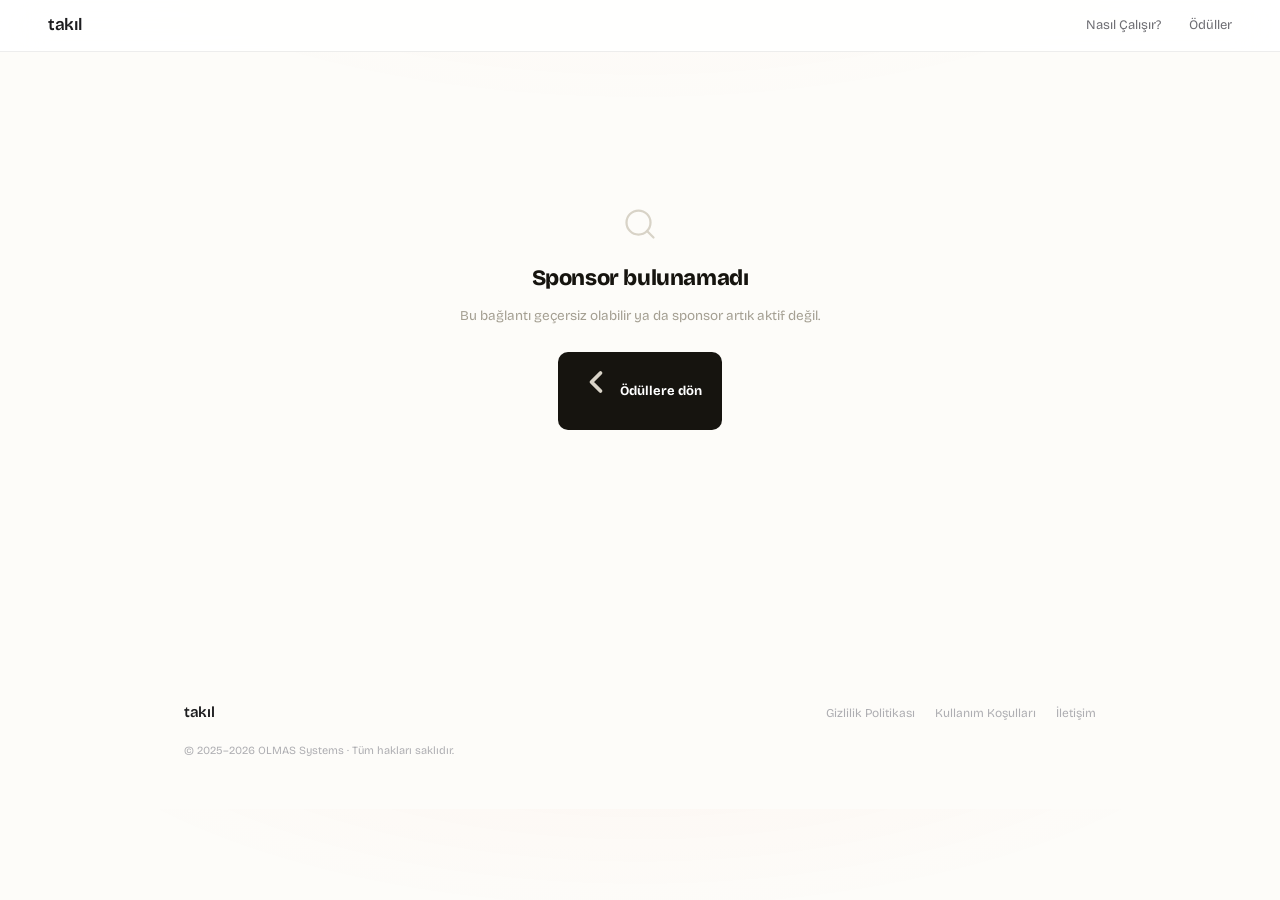
<file: sponsors/index.html>
<!DOCTYPE html>
<html lang="tr">
<head>
  <meta charset="UTF-8" />
  <meta name="viewport" content="width=device-width, initial-scale=1.0" />
  <title>Sponsor — takıl</title>
  <meta name="description" content="takıl'daki kampanya sponsorlarını keşfet." />
  <link rel="icon" type="image/png" href="../favicon.png" />

  <link rel="preconnect" href="https://fonts.googleapis.com">
  <link rel="preconnect" href="https://fonts.gstatic.com" crossorigin>
  <link href="https://fonts.googleapis.com/css2?family=Bricolage+Grotesque:opsz,wght@12..96,300..800&family=IBM+Plex+Mono:wght@500;600&display=swap" rel="stylesheet">
  <link rel="stylesheet" href="../takil.css" />

  <style>
    /* ── Local design tokens (mirrors prizes/index.html for a shared feel) ── */
    :root {
      --accent:      #FF4B1F;
      --accent-2:    #E8380C;
      --accent-3:    #B92B08;
      --accent-soft: rgba(255, 75, 31, 0.08);
      --accent-mid:  rgba(255, 75, 31, 0.18);
      --accent-ring: rgba(255, 75, 31, 0.32);
      --lime:        #d7e5bb;
      --lime-soft:   rgba(215, 229, 187, 0.30);
      --lime-ink:    #4b5a2e;
      --ink:         #16140f;
      --ink-2:       #3a362c;
      --page:        #fdfcf9;
      --card:        #ffffff;
      --line:        #ece9e1;
      --line-soft:   #f3f1eb;
      --muted:       #837e73;
      --muted-2:     #a49f92;
      --faint:       #d8d3c7;
      --mono:        'IBM Plex Mono', ui-monospace, monospace;

      --r-xs: 10px;
      --r-sm: 14px;
      --r-md: 18px;
      --r-lg: 22px;
      --r-xl: 28px;

      --shadow-xs: 0 1px 2px rgba(22,20,15,0.04);
      --shadow-sm: 0 1px 1px rgba(22,20,15,0.04), 0 6px 14px -8px rgba(22,20,15,0.10);
      --shadow-md: 0 2px 4px rgba(22,20,15,0.03), 0 16px 28px -14px rgba(22,20,15,0.14);
      --shadow-lg: 0 4px 8px rgba(22,20,15,0.03), 0 28px 52px -20px rgba(22,20,15,0.20);
      --shadow-accent: 0 6px 12px -4px rgba(255,75,31,0.14), 0 24px 44px -18px rgba(255,75,31,0.34);

      --ease: cubic-bezier(0.16, 1, 0.3, 1);
    }

    body {
      font-family: 'Bricolage Grotesque', -apple-system, sans-serif;
      background:
        radial-gradient(1100px 480px at 50% -180px, rgba(255,75,31,0.05), transparent 60%),
        var(--page);
    }
    @media (prefers-reduced-motion: reduce) {
      * { animation-duration: 0.001ms !important; transition-duration: 0.001ms !important; }
    }

    @keyframes riseIn {
      from { opacity: 0; transform: translateY(14px); }
      to   { opacity: 1; transform: translateY(0); }
    }
    @keyframes shimmer {
      0%   { background-position: -420px 0; }
      100% { background-position: 420px 0; }
    }

    .wrap {
      max-width: 800px;
      margin: 0 auto;
      padding: calc(var(--nav-h, 60px) + 44px) 20px 120px;
    }

    /* back link */
    .back-link {
      display: inline-flex;
      align-items: center;
      gap: 6px;
      font-family: var(--mono);
      font-size: 11.5px;
      font-weight: 600;
      letter-spacing: 0.3px;
      color: var(--muted);
      text-decoration: none;
      margin-bottom: 28px;
      transition: color 0.15s var(--ease), gap 0.15s var(--ease);
    }
    .back-link:hover { color: var(--accent); gap: 9px; }
    .back-link svg { width: 13px; height: 13px; stroke: currentColor; flex-shrink: 0; }

    /* ── Loading skeleton ── */
    .skel-card {
      border: 1px solid var(--line);
      border-radius: var(--r-xl);
      overflow: hidden;
      background: var(--card);
      box-shadow: var(--shadow-xs);
      margin-bottom: 44px;
    }
    .skel-cover { height: 132px; background: var(--line-soft); }
    .skel-info { padding: 46px 28px 28px; display: flex; flex-direction: column; gap: 12px; }
    .skel-line {
      height: 12px; border-radius: 6px;
      background: linear-gradient(90deg, var(--line-soft) 25%, #ecebe3 37%, var(--line-soft) 63%);
      background-size: 420px 100%;
      animation: shimmer 1.6s linear infinite;
    }
    .skel-line.w40 { width: 40%; height: 22px; }
    .skel-line.w80 { width: 80%; }
    .skel-line.w60 { width: 60%; }

    /* ── Membership-card hero ── */
    .sponsor-card {
      position: relative;
      border: 1px solid var(--line);
      border-radius: var(--r-xl);
      overflow: hidden;
      background: var(--card);
      box-shadow: var(--shadow-md);
      margin-bottom: 44px;
      animation: riseIn 0.55s var(--ease) both;
    }
    .sponsor-cover {
      position: relative;
      height: 138px;
      background:
        radial-gradient(circle at 20% 25%, rgba(255,255,255,0.16) 1.4px, transparent 1.4px),
        linear-gradient(135deg, var(--accent) 0%, var(--accent-2) 55%, var(--accent-3) 100%);
      background-size: 16px 16px, 100% 100%;
      display: flex;
      align-items: flex-end;
      padding: 0 28px;
    }
    .sponsor-verified {
      position: absolute;
      top: 18px;
      right: 20px;
      display: inline-flex;
      align-items: center;
      gap: 5px;
      font-family: var(--mono);
      font-size: 10px;
      font-weight: 600;
      letter-spacing: 0.6px;
      color: #fff;
      background: rgba(255,255,255,0.16);
      border: 1px solid rgba(255,255,255,0.3);
      padding: 5px 11px 5px 8px;
      border-radius: 100px;
      backdrop-filter: blur(6px);
      -webkit-backdrop-filter: blur(6px);
    }
    .sponsor-verified svg { width: 12px; height: 12px; stroke: #fff; }
    .sponsor-medallion {
      position: absolute;
      left: 28px;
      bottom: -36px;
      width: 80px; height: 80px;
      border-radius: 50%;
      background: var(--card);
      border: 4px solid var(--card);
      box-shadow: var(--shadow-md), 0 0 0 1px var(--line);
      display: flex;
      align-items: center;
      justify-content: center;
      overflow: hidden;
      font-family: var(--mono);
      font-size: 21px;
      font-weight: 600;
      color: var(--accent);
      z-index: 2;
    }
    .sponsor-medallion img { width: 100%; height: 100%; object-fit: cover; }
    .sponsor-seam {
      position: relative;
      height: 0;
      border-top: 2px dashed rgba(22,20,15,0.13);
    }
    .seam-notch {
      position: absolute;
      top: -9px;
      width: 18px; height: 18px;
      border-radius: 50%;
      background: var(--page);
    }
    .seam-notch.l { left: -9px; }
    .seam-notch.r { right: -9px; }

    .sponsor-info { padding: 48px 28px 28px; }
    .sponsor-name {
      font-size: clamp(24px, 4.5vw, 30px);
      font-weight: 800;
      letter-spacing: -0.6px;
      color: var(--ink);
      margin-bottom: 6px;
      line-height: 1.15;
    }
    .sponsor-tag {
      font-family: var(--mono);
      font-size: 10.5px;
      font-weight: 600;
      letter-spacing: 1.4px;
      text-transform: uppercase;
      color: var(--accent-3);
      margin-bottom: 18px;
      display: block;
    }
    .sponsor-desc {
      font-size: 14px;
      color: var(--muted);
      line-height: 1.7;
      max-width: 56ch;
      margin-bottom: 22px;
    }
    .sponsor-links {
      display: flex;
      flex-wrap: wrap;
      gap: 10px;
    }
    .sponsor-link-chip {
      display: inline-flex;
      align-items: center;
      gap: 8px;
      font-size: 12.5px;
      font-weight: 700;
      color: var(--ink);
      background: #fbfaf7;
      border: 1px solid var(--line);
      padding: 8px 14px 8px 8px;
      border-radius: var(--r-xs);
      text-decoration: none;
      transition: border-color 0.18s var(--ease), color 0.18s var(--ease), background 0.18s var(--ease), transform 0.18s var(--ease);
    }
    .sponsor-link-chip:hover {
      border-color: var(--accent-ring);
      color: var(--accent-3);
      background: var(--accent-soft);
      transform: translateY(-1px);
    }
    .sponsor-link-chip .chip-icon {
      width: 22px; height: 22px;
      border-radius: 50%;
      background: var(--line-soft);
      display: flex;
      align-items: center;
      justify-content: center;
      flex-shrink: 0;
    }
    .sponsor-link-chip:hover .chip-icon { background: var(--accent-mid); }
    .sponsor-link-chip svg { width: 12px; height: 12px; stroke: currentColor; }

    /* stat strip */
    .sponsor-stats {
      display: grid;
      grid-template-columns: repeat(2, 1fr);
      border-top: 1px solid var(--line);
    }
    .sponsor-stat {
      padding: 20px 28px;
      display: flex;
      align-items: center;
      gap: 14px;
    }
    .sponsor-stat:first-child { border-right: 1px solid var(--line); }
    .sponsor-stat-icon {
      width: 34px; height: 34px;
      border-radius: 50%;
      background: var(--accent-soft);
      display: flex;
      align-items: center;
      justify-content: center;
      flex-shrink: 0;
    }
    .sponsor-stat-icon svg { width: 16px; height: 16px; stroke: var(--accent-3); }
    .sponsor-stat-body { display: flex; flex-direction: column; gap: 2px; }
    .sponsor-stat-num {
      font-family: var(--mono);
      font-size: 22px;
      font-weight: 600;
      color: var(--ink);
      letter-spacing: -0.5px;
      line-height: 1;
    }
    .sponsor-stat-label { font-size: 11.5px; font-weight: 600; color: var(--muted-2); }

    /* section heading */
    .section-heading {
      display: flex;
      align-items: baseline;
      justify-content: space-between;
      margin-bottom: 18px;
    }
    .section-title {
      font-size: 19px;
      font-weight: 800;
      letter-spacing: -0.4px;
      color: var(--ink);
    }
    .section-note {
      font-family: var(--mono);
      font-size: 11px;
      color: var(--muted-2);
    }

    /* reuse of the ticket card, trimmed for this context — visually identical to prizes/index.html */
    .campaign-grid {
      display: grid;
      gap: 20px;
      grid-template-columns: repeat(auto-fit, minmax(280px, 1fr));
      margin-bottom: 52px;
    }
    .prize-card {
      position: relative;
      border: 1px solid var(--line);
      border-radius: var(--r-lg);
      overflow: hidden;
      background: var(--card);
      display: flex;
      flex-direction: column;
      box-shadow: var(--shadow-xs);
      transition: box-shadow 0.28s var(--ease), transform 0.28s var(--ease), border-color 0.28s var(--ease);
      opacity: 0;
      animation: riseIn 0.5s var(--ease) forwards;
    }
    .prize-card:hover {
      border-color: var(--accent-ring);
      box-shadow: var(--shadow-accent);
      transform: translateY(-3px);
    }
    .prize-reward-band {
      position: relative;
      background:
        radial-gradient(circle at 18% 30%, rgba(255,255,255,0.14) 1.2px, transparent 1.2px),
        linear-gradient(135deg, var(--accent) 0%, var(--accent-2) 55%, var(--accent-3) 100%);
      background-size: 15px 15px, 100% 100%;
      padding: 16px 18px;
      display: flex;
      align-items: center;
      gap: 11px;
    }
    .prize-reward-icon {
      width: 30px; height: 30px;
      border-radius: 50%;
      flex-shrink: 0;
      display: flex;
      align-items: center;
      justify-content: center;
      background: rgba(255,255,255,0.14);
      border: 1px solid rgba(255,255,255,0.28);
      box-shadow: inset 0 1px 1px rgba(255,255,255,0.25);
    }
    .prize-reward-icon svg { width: 14px; height: 14px; stroke: #fff; }
    .prize-reward-value {
      font-size: 14.5px;
      font-weight: 800;
      color: #fff;
      flex: 1;
      line-height: 1.3;
    }
    .prize-remaining-pill {
      font-family: var(--mono);
      font-size: 10px;
      font-weight: 600;
      background: rgba(255,255,255,0.16);
      color: #fff;
      padding: 5px 10px;
      border-radius: 20px;
      white-space: nowrap;
      border: 1px solid rgba(255,255,255,0.24);
    }
    .prize-remaining-pill.soldout {
      background: rgba(255,255,255,0.08);
      color: rgba(255,255,255,0.55);
      border-color: rgba(255,255,255,0.15);
    }
    .prize-body {
      padding: 16px 18px 18px;
      display: flex;
      flex-direction: column;
      gap: 13px;
      flex: 1;
    }
    .prize-name {
      font-size: 16px;
      font-weight: 800;
      letter-spacing: -0.3px;
      color: var(--ink);
      line-height: 1.25;
    }
    .prize-deadline {
      display: inline-flex;
      align-self: flex-start;
      align-items: center;
      gap: 7px;
      font-family: var(--mono);
      font-size: 11px;
      font-weight: 600;
      color: var(--muted-2);
      background: var(--line-soft);
      border: 1px solid var(--line);
      padding: 6px 10px 6px 9px;
      border-radius: 100px;
    }
    .prize-deadline svg { width: 12px; height: 12px; stroke: var(--muted-2); }
    .prize-deadline.urgent {
      color: var(--accent-3);
      background: var(--accent-soft);
      border-color: var(--accent-mid);
    }
    .prize-deadline.urgent svg { stroke: var(--accent); }
    .prize-cta {
      display: flex;
      align-items: center;
      justify-content: center;
      gap: 6px;
      background: var(--ink);
      color: #fff;
      font-size: 12.5px;
      font-weight: 700;
      padding: 12px;
      border-radius: var(--r-xs);
      text-decoration: none;
      margin-top: auto;
      transition: background 0.18s var(--ease), transform 0.18s var(--ease), box-shadow 0.18s var(--ease);
    }
    .prize-cta svg { width: 13px; height: 13px; stroke: #fff; transition: transform 0.15s var(--ease); }
    .prize-cta:hover {
      background: var(--accent);
      box-shadow: 0 8px 18px -8px rgba(255,75,31,0.5);
      transform: translateY(-1px);
    }
    .prize-cta:hover svg { transform: translateX(2px); }

    a:focus-visible, .prize-cta:focus-visible, .sponsor-link-chip:focus-visible {
      outline: 2px solid var(--accent);
      outline-offset: 2px;
    }

    .empty-state {
      text-align: center;
      padding: 64px 20px;
      color: var(--muted-2);
      border: 1px dashed var(--line);
      border-radius: var(--r-lg);
      background: var(--card);
    }
    .empty-state svg { width: 28px; height: 28px; stroke: var(--faint); margin: 0 auto 14px; display: block; }
    .empty-title { font-size: 14.5px; font-weight: 700; color: var(--ink-2); margin-bottom: 4px; }
    .empty-sub { font-size: 12.5px; }

    .not-found {
      text-align: center;
      padding: 110px 20px;
      animation: riseIn 0.5s var(--ease) both;
    }
    .not-found svg { width: 36px; height: 36px; stroke: var(--faint); margin: 0 auto 18px; display: block; }
    .not-found h1 { font-size: 22px; font-weight: 800; color: var(--ink); margin-bottom: 8px; letter-spacing: -0.4px; }
    .not-found p { font-size: 13.5px; color: var(--muted-2); margin-bottom: 24px; }
    .not-found a {
      display: inline-flex;
      align-items: center;
      gap: 6px;
      font-size: 13px;
      font-weight: 700;
      color: #fff;
      background: var(--ink);
      padding: 12px 20px;
      border-radius: var(--r-xs);
      text-decoration: none;
      transition: background 0.18s var(--ease);
    }
    .not-found a:hover { background: var(--accent); }

    @media (max-width: 560px) {
      .sponsor-stats { grid-template-columns: 1fr; }
      .sponsor-stat:first-child { border-right: none; border-bottom: 1px solid var(--line); }
    }
  </style>
</head>
<body>

  <nav>
    <a class="nav-logo" href="/">takıl</a>
    <div class="nav-links">
      <a href="/how-it-works/">Nasıl Çalışır?</a>
      <a href="/prizes/">Ödüller</a>
    </div>
    <button class="nav-hamburger" id="hamburger" aria-label="Menü">
      <span></span><span></span><span></span>
    </button>
  </nav>

  <!-- MOBILE MENU -->
  <div class="mobile-menu" id="mobileMenu">
    <a href="/" onclick="closeMenu()">Ana Sayfa</a>
    <a href="/how-it-works/" onclick="closeMenu()">Nasıl Çalışır?</a>
    <a href="/prizes/" onclick="closeMenu()">Ödüller</a>
    <a href="/ambassadors/" onclick="closeMenu()">Kampüs Öncüsü</a>
    <a href="/index.html#contact" onclick="closeMenu()">İletişim</a>
    <a href="/privacy-policy.html" onclick="closeMenu()">Gizlilik Politikası</a>
    <a href="/terms.html" onclick="closeMenu()">Kullanım Koşulları</a>
    <div class="mobile-menu-brand">
      <span class="mmb-name"><span class="mmb-accent">OLMAS</span> Systems</span>
      <span class="mmb-sub">© 2025–2026 · Tüm hakları saklıdır</span>
    </div>
  </div>

  <div class="wrap" id="wrap">
    <div class="skel-card">
      <div class="skel-cover"></div>
      <div class="skel-info">
        <div class="skel-line w40"></div>
        <div class="skel-line w80"></div>
        <div class="skel-line w60"></div>
      </div>
    </div>
  </div>

  <footer>
    <div class="footer-left">takıl</div>
    <div class="footer-links">
      <a href="/privacy-policy.html">Gizlilik Politikası</a>
      <a href="/terms.html">Kullanım Koşulları</a>
      <a href="mailto:destek@takiltr.com">İletişim</a>
    </div>
    <div class="footer-copy">© 2025–2026 OLMAS Systems · Tüm hakları saklıdır.</div>
  </footer>

  <script>
    const SUPABASE_URL = 'https://dxuhfxjrcofniibqtjjn.supabase.co';
    const SUPABASE_ANON_KEY = 'eyJhbGciOiJIUzI1NiIsInR5cCI6IkpXVCJ9.eyJpc3MiOiJzdXBhYmFzZSIsInJlZiI6ImR4dWhmeGpyY29mbmlpYnF0ampuIiwicm9sZSI6ImFub24iLCJpYXQiOjE3NzcwNTU5MTUsImV4cCI6MjA5MjYzMTkxNX0.qyepBC4xN0UR1Xqd9f6UJCKSlmHrzZP0u6blENgI7II';

    const ICONS = {
      gift: `<svg viewBox="0 0 24 24" fill="none" stroke-width="2" stroke-linecap="round" stroke-linejoin="round"><rect x="3" y="8" width="18" height="13" rx="2"/><path d="M12 8v13"/><path d="M3 12h18"/><path d="M16 8a3 3 0 1 0-3-3 3 3 0 0 0-3 3"/></svg>`,
      coffee: `<svg viewBox="0 0 24 24" fill="none" stroke-width="2" stroke-linecap="round" stroke-linejoin="round"><path d="M17 8h1a4 4 0 1 1 0 8h-1"/><path d="M3 8h14v9a4 4 0 0 1-4 4H7a4 4 0 0 1-4-4Z"/><line x1="6" y1="2" x2="6" y2="4"/><line x1="10" y1="2" x2="10" y2="4"/><line x1="14" y1="2" x2="14" y2="4"/></svg>`,
      meal: `<svg viewBox="0 0 24 24" fill="none" stroke-width="2" stroke-linecap="round" stroke-linejoin="round"><path d="M3 2v7c0 1.1.9 2 2 2h0a2 2 0 0 0 2-2V2"/><path d="M7 2v20"/><path d="M21 15V2a5 5 0 0 0-5 5v6c0 1.1.9 2 2 2h3Zm0 0v7"/></svg>`,
      discount: `<svg viewBox="0 0 24 24" fill="none" stroke-width="2" stroke-linecap="round" stroke-linejoin="round"><path d="m9 9 6 6"/><circle cx="9.5" cy="9.5" r="0.5"/><circle cx="14.5" cy="14.5" r="0.5"/><path d="M21 12a9 9 0 1 1-9-9 9 8 0 0 1 9 9Z"/></svg>`,
      ticket: `<svg viewBox="0 0 24 24" fill="none" stroke-width="2" stroke-linecap="round" stroke-linejoin="round"><path d="M2 9a3 3 0 1 0 0 6v2a2 2 0 0 0 2 2h16a2 2 0 0 0 2-2v-2a3 3 0 1 1 0-6V7a2 2 0 0 0-2-2H4a2 2 0 0 0-2 2Z"/><path d="M13 5v2"/><path d="M13 17v2"/><path d="M13 11v2"/></svg>`,
      clock: `<svg viewBox="0 0 24 24" fill="none" stroke-width="2" stroke-linecap="round" stroke-linejoin="round"><circle cx="12" cy="12" r="10"/><polyline points="12 6 12 12 16 14"/></svg>`,
      arrow: `<svg viewBox="0 0 24 24" fill="none" stroke-width="2" stroke-linecap="round" stroke-linejoin="round"><path d="M5 12h14"/><path d="m12 5 7 7-7 7"/></svg>`,
      back: `<svg viewBox="0 0 24 24" fill="none" stroke-width="2.5" stroke-linecap="round" stroke-linejoin="round"><path d="m15 18-6-6 6-6"/></svg>`,
      globe: `<svg viewBox="0 0 24 24" fill="none" stroke-width="2" stroke-linecap="round" stroke-linejoin="round"><circle cx="12" cy="12" r="10"/><path d="M2 12h20"/><path d="M12 2a15 15 0 0 1 0 20 15 15 0 0 1 0-20Z"/></svg>`,
      at: `<svg viewBox="0 0 24 24" fill="none" stroke-width="2" stroke-linecap="round" stroke-linejoin="round"><circle cx="12" cy="12" r="4"/><path d="M16 12v1.5a2.5 2.5 0 0 0 5 0V12a9 9 0 1 0-5.5 8.28"/></svg>`,
      pin: `<svg viewBox="0 0 24 24" fill="none" stroke-width="2" stroke-linecap="round" stroke-linejoin="round"><path d="M20 10c0 6-8 12-8 12s-8-6-8-12a8 8 0 0 1 16 0Z"/><circle cx="12" cy="10" r="3"/></svg>`,
      empty: `<svg viewBox="0 0 24 24" fill="none" stroke-width="1.5" stroke-linecap="round" stroke-linejoin="round"><rect x="3" y="8" width="18" height="13" rx="2"/><path d="M12 8v13"/><path d="M3 12h18"/></svg>`,
      search: `<svg viewBox="0 0 24 24" fill="none" stroke-width="1.5" stroke-linecap="round" stroke-linejoin="round"><circle cx="11" cy="11" r="8"/><path d="m21 21-4.3-4.3"/></svg>`,
      megaphone: `<svg viewBox="0 0 24 24" fill="none" stroke-width="2" stroke-linecap="round" stroke-linejoin="round"><path d="m3 11 18-5v12L3 14v-3z"/><path d="M11.6 16.8a3 3 0 1 1-5.8-1.6"/></svg>`,
      award: `<svg viewBox="0 0 24 24" fill="none" stroke-width="2" stroke-linecap="round" stroke-linejoin="round"><circle cx="12" cy="8" r="6"/><path d="M15.5 13.5 17 22l-5-3-5 3 1.5-8.5"/></svg>`,
      badgeCheck: `<svg viewBox="0 0 24 24" fill="none" stroke-width="2" stroke-linecap="round" stroke-linejoin="round"><path d="M12 2l2.4 1.6 2.8-.4 1.2 2.6 2.6 1.2-.4 2.8L22 12l-1.6 2.4.4 2.8-2.6 1.2-1.2 2.6-2.8-.4L12 22l-2.4-1.6-2.8.4-1.2-2.6-2.6-1.2.4-2.8L2 12l1.6-2.4-.4-2.8 2.6-1.2 1.2-2.6 2.8.4L12 2z"/><path d="m9 12 2 2 4-4"/></svg>`,
    };

    function iconForRewardType(type) {
      if (!type) return ICONS.gift;
      const t = type.toUpperCase();
      if (t.includes('COFFEE')) return ICONS.coffee;
      if (t.includes('MEAL')) return ICONS.meal;
      if (t.includes('DISCOUNT') || t.includes('COUPON')) return ICONS.discount;
      if (t.includes('TICKET') || t.includes('EVENT')) return ICONS.ticket;
      return ICONS.gift;
    }

    function daysUntil(dateStr) {
      const diff = new Date(dateStr) - new Date();
      return Math.ceil(diff / (1000 * 60 * 60 * 24));
    }

    function escapeHtml(str) {
      const div = document.createElement('div');
      div.textContent = str ?? '';
      return div.innerHTML;
    }

    // normalizes a bare handle or full url into an https:// link
    function toUrl(value) {
      if (!value) return null;
      const v = value.trim();
      if (/^https?:\/\//i.test(v)) return v;
      return `https://${v.replace(/^@/, '')}`;
    }

    function renderCampaignCard(campaign, index) {
      const reward      = campaign.rewards[0];
      const rewardLabel = escapeHtml(reward?.reward_value || reward?.reward_type || 'Ödül');
      // Real stock = sum of this campaign's reward_row quantities (what
      // sync_reward_codes() actually created reward_codes for), not the
      // retired campaigns.max_rewards cap — same model as the admin panel
      // and mobile app now use.
      const totalStock  = campaign.rewards.reduce((s, r) => s + (r.quantity || 0), 0);
      const claimed     = campaign.claimed_rewards ?? 0;
      const remaining   = Math.max(totalStock - claimed, 0);
      const isSoldOut   = remaining === 0;
      const remainingText = isSoldOut ? 'Tükendi' : `${remaining}/${totalStock}`;

      let deadlineHtml = '';
      if (campaign.end_at) {
        const days   = daysUntil(campaign.end_at);
        const urgent = days <= 7;
        const label  = days <= 0 ? 'Sona erdi' : days === 1 ? 'Son 1 gün' : days <= 7 ? `Son ${days} gün` : new Date(campaign.end_at).toLocaleDateString('tr-TR');
        deadlineHtml = `<div class="prize-deadline ${urgent ? 'urgent' : ''}">${ICONS.clock}<span>${label}</span></div>`;
      }

      return `
        <div class="prize-card" style="animation-delay:${Math.min(index, 8) * 55}ms">
          <div class="prize-reward-band">
            <span class="prize-reward-icon">${iconForRewardType(reward?.reward_type)}</span>
            <span class="prize-reward-value">${rewardLabel}</span>
            <span class="prize-remaining-pill ${isSoldOut ? 'soldout' : ''}">${remainingText}</span>
          </div>
          <div class="prize-body">
            <div class="prize-name">${escapeHtml(campaign.title)}</div>
            ${deadlineHtml}
            <a class="prize-cta" href="https://takiltr.com" target="_blank">Uygulamayı aç ${ICONS.arrow}</a>
          </div>
        </div>`;
    }

    function notFound() {
      document.getElementById('wrap').innerHTML = `
        <div class="not-found">
          ${ICONS.search}
          <h1>Sponsor bulunamadı</h1>
          <p>Bu bağlantı geçersiz olabilir ya da sponsor artık aktif değil.</p>
          <a href="/prizes/">${ICONS.back} Ödüllere dön</a>
        </div>`;
    }

    async function loadSponsor() {
      const params = new URLSearchParams(window.location.search);
      const id = params.get('id');
      const wrap = document.getElementById('wrap');

      if (!id) { notFound(); return; }

      const headers = {
        'apikey': SUPABASE_ANON_KEY,
        'Authorization': `Bearer ${SUPABASE_ANON_KEY}`,
      };

      try {
        const sponsorRes = await fetch(`${SUPABASE_URL}/rest/v1/sponsors?id=eq.${encodeURIComponent(id)}&select=*`, { headers });
        const sponsors = await sponsorRes.json();
        const sponsor = sponsors[0];
        if (!sponsor) { notFound(); return; }

        const [campaignsRes, rewardsRes] = await Promise.all([
          fetch(`${SUPABASE_URL}/rest/v1/campaigns?sponsor_id=eq.${encodeURIComponent(id)}&is_active=eq.true&order=created_at.desc`, { headers }),
          fetch(`${SUPABASE_URL}/rest/v1/campaign_rewards?select=*`, { headers }),
        ]);
        const campaigns = await campaignsRes.json();
        const rewards   = await rewardsRes.json();

        const enriched = campaigns.map(c => ({
          ...c,
          rewards: rewards.filter(r => r.campaign_id === c.id),
        }));

        const totalRemaining = enriched.reduce((sum, c) => {
          const stock = c.rewards.reduce((s, r) => s + (r.quantity || 0), 0);
          return sum + Math.max(stock - (c.claimed_rewards ?? 0), 0);
        }, 0);

        const initials = (sponsor.name || '?').substring(0, 2).toUpperCase();
        const medallionInner = sponsor.logo_url
          ? `<img src="${sponsor.logo_url}" alt="${escapeHtml(sponsor.name)}" onerror="this.parentElement.textContent='${initials}'">`
          : initials;

        // optional fields — degrade gracefully if the sponsors table doesn't have them yet
        const links = [];
        if (sponsor.website_url) links.push({ href: toUrl(sponsor.website_url), icon: ICONS.globe, label: 'Web sitesi' });
        if (sponsor.instagram_url || sponsor.instagram) links.push({ href: toUrl(sponsor.instagram_url || sponsor.instagram), icon: ICONS.at, label: 'Instagram' });
        if (sponsor.address) links.push({ href: null, icon: ICONS.pin, label: sponsor.address });

        const linksHtml = links.length ? `
          <div class="sponsor-links">
            ${links.map(l => l.href
              ? `<a class="sponsor-link-chip" href="${l.href}" target="_blank" rel="noopener"><span class="chip-icon">${l.icon}</span>${escapeHtml(l.label)}</a>`
              : `<span class="sponsor-link-chip"><span class="chip-icon">${l.icon}</span>${escapeHtml(l.label)}</span>`
            ).join('')}
          </div>` : '';

        wrap.innerHTML = `
          <a class="back-link" href="/prizes/">${ICONS.back} Ödüllere dön</a>

          <div class="sponsor-card">
            <div class="sponsor-cover">
              <span class="sponsor-verified">${ICONS.badgeCheck} Doğrulanmış</span>
              <div class="sponsor-medallion">${medallionInner}</div>
            </div>
            <div class="sponsor-seam"><span class="seam-notch l"></span><span class="seam-notch r"></span></div>
            <div class="sponsor-info">
              <span class="sponsor-tag">takıl sponsoru</span>
              <div class="sponsor-name">${escapeHtml(sponsor.name)}</div>
              ${sponsor.description ? `<p class="sponsor-desc">${escapeHtml(sponsor.description)}</p>` : ''}
              ${linksHtml}
            </div>
            <div class="sponsor-stats">
              <div class="sponsor-stat">
                <span class="sponsor-stat-icon">${ICONS.megaphone}</span>
                <span class="sponsor-stat-body">
                  <span class="sponsor-stat-num">${String(enriched.length).padStart(2, '0')}</span>
                  <span class="sponsor-stat-label">Aktif kampanya</span>
                </span>
              </div>
              <div class="sponsor-stat">
                <span class="sponsor-stat-icon">${ICONS.award}</span>
                <span class="sponsor-stat-body">
                  <span class="sponsor-stat-num">${totalRemaining}</span>
                  <span class="sponsor-stat-label">Kalan ödül</span>
                </span>
              </div>
            </div>
          </div>

          <div class="section-heading">
            <span class="section-title">Aktif kampanyalar</span>
            <span class="section-note">${enriched.length} kampanya</span>
          </div>
          <div class="campaign-grid">
            ${enriched.length
              ? enriched.map(renderCampaignCard).join('')
              : `<div class="empty-state" style="grid-column:1/-1;">${ICONS.empty}<div class="empty-title">Şu an aktif kampanyası yok</div><div class="empty-sub">Yakında yeni kampanyalar eklenebilir.</div></div>`
            }
          </div>
        `;
      } catch (err) {
        console.error(err);
        wrap.innerHTML = `<div class="empty-state">${ICONS.empty}<div class="empty-title">Yüklenemedi</div><div class="empty-sub">Sayfayı yenile, tekrar dene.</div></div>`;
      }
    }

    loadSponsor();

    const hamburger = document.getElementById('hamburger');
    const mobileMenu = document.getElementById('mobileMenu');
    hamburger.addEventListener('click', () => {
      const open = mobileMenu.classList.toggle('open');
      hamburger.classList.toggle('open', open);
      document.body.style.overflow = open ? 'hidden' : '';
    });
    function closeMenu() {
      mobileMenu.classList.remove('open');
      hamburger.classList.remove('open');
      document.body.style.overflow = '';
    }
    document.addEventListener('click', (e) => {
      if (!hamburger.contains(e.target) && !mobileMenu.contains(e.target)) closeMenu();
    });
  </script>
</body>
</html>
</file>
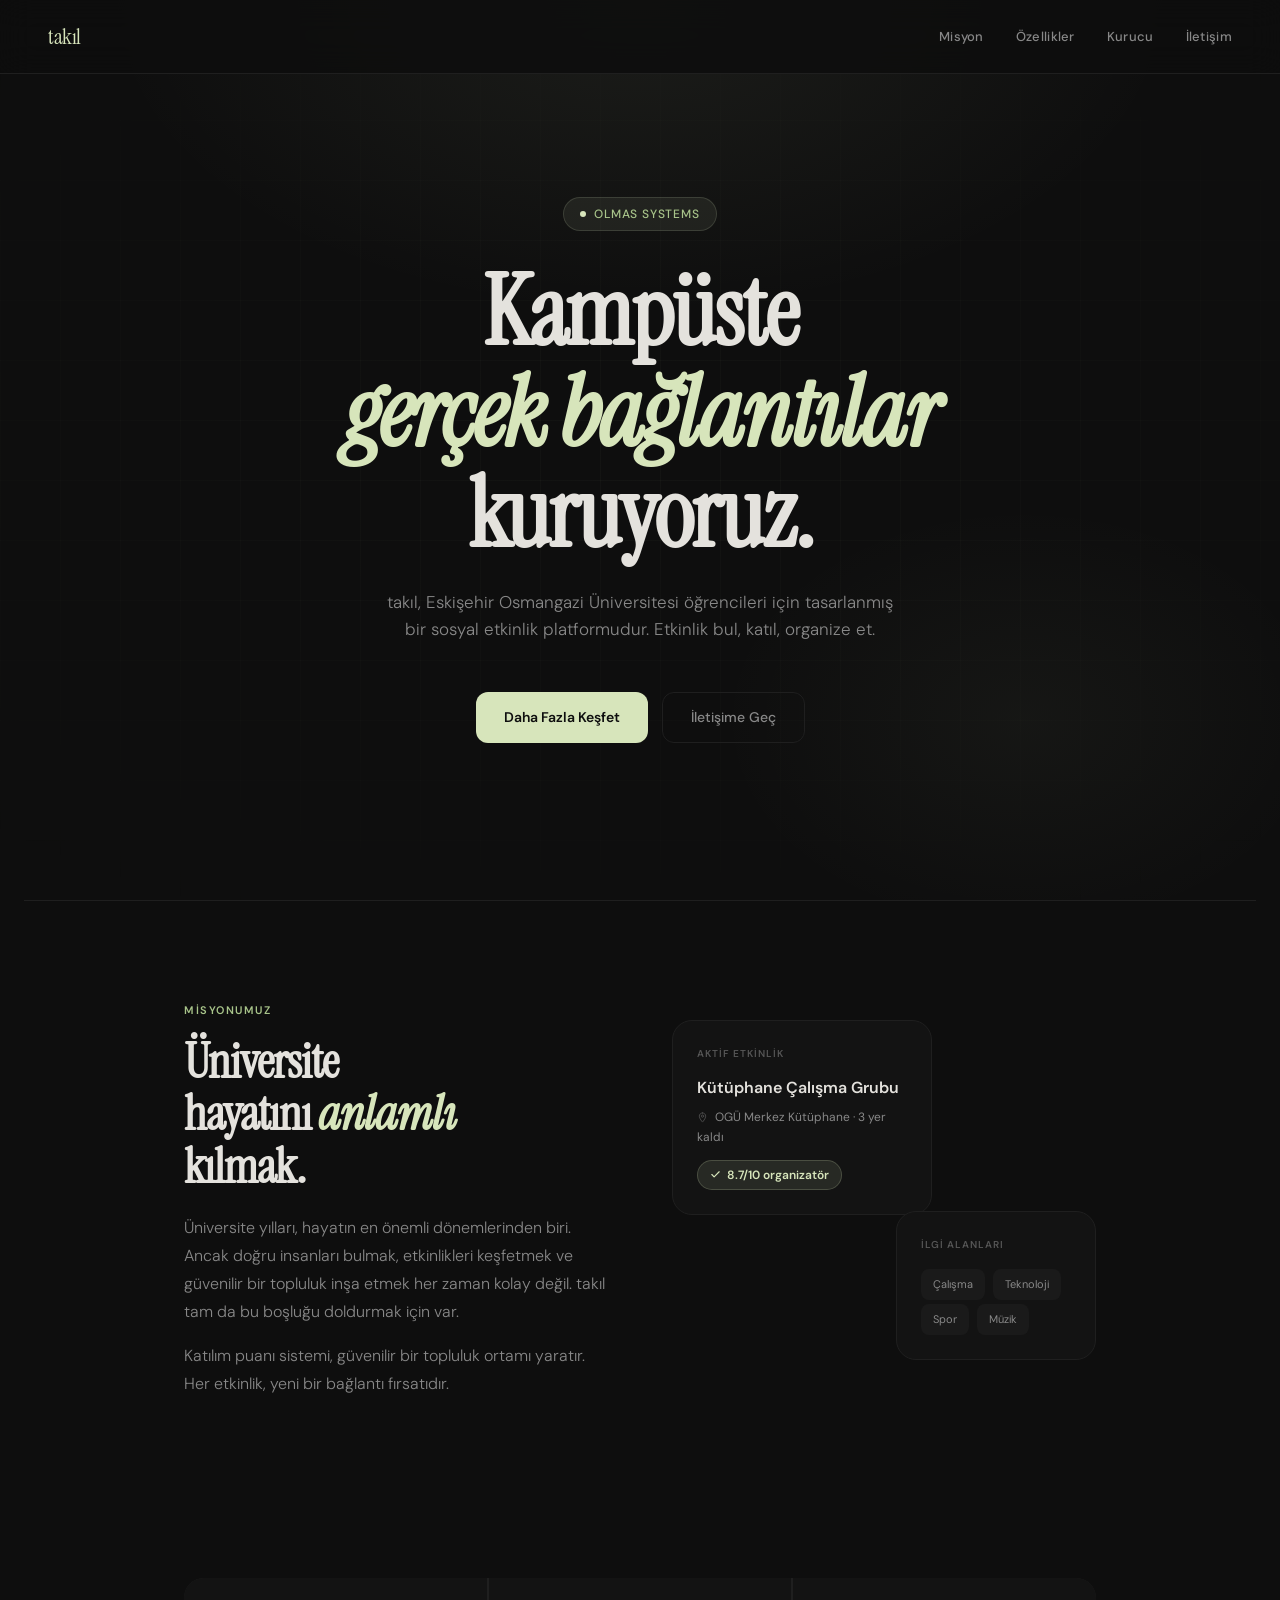
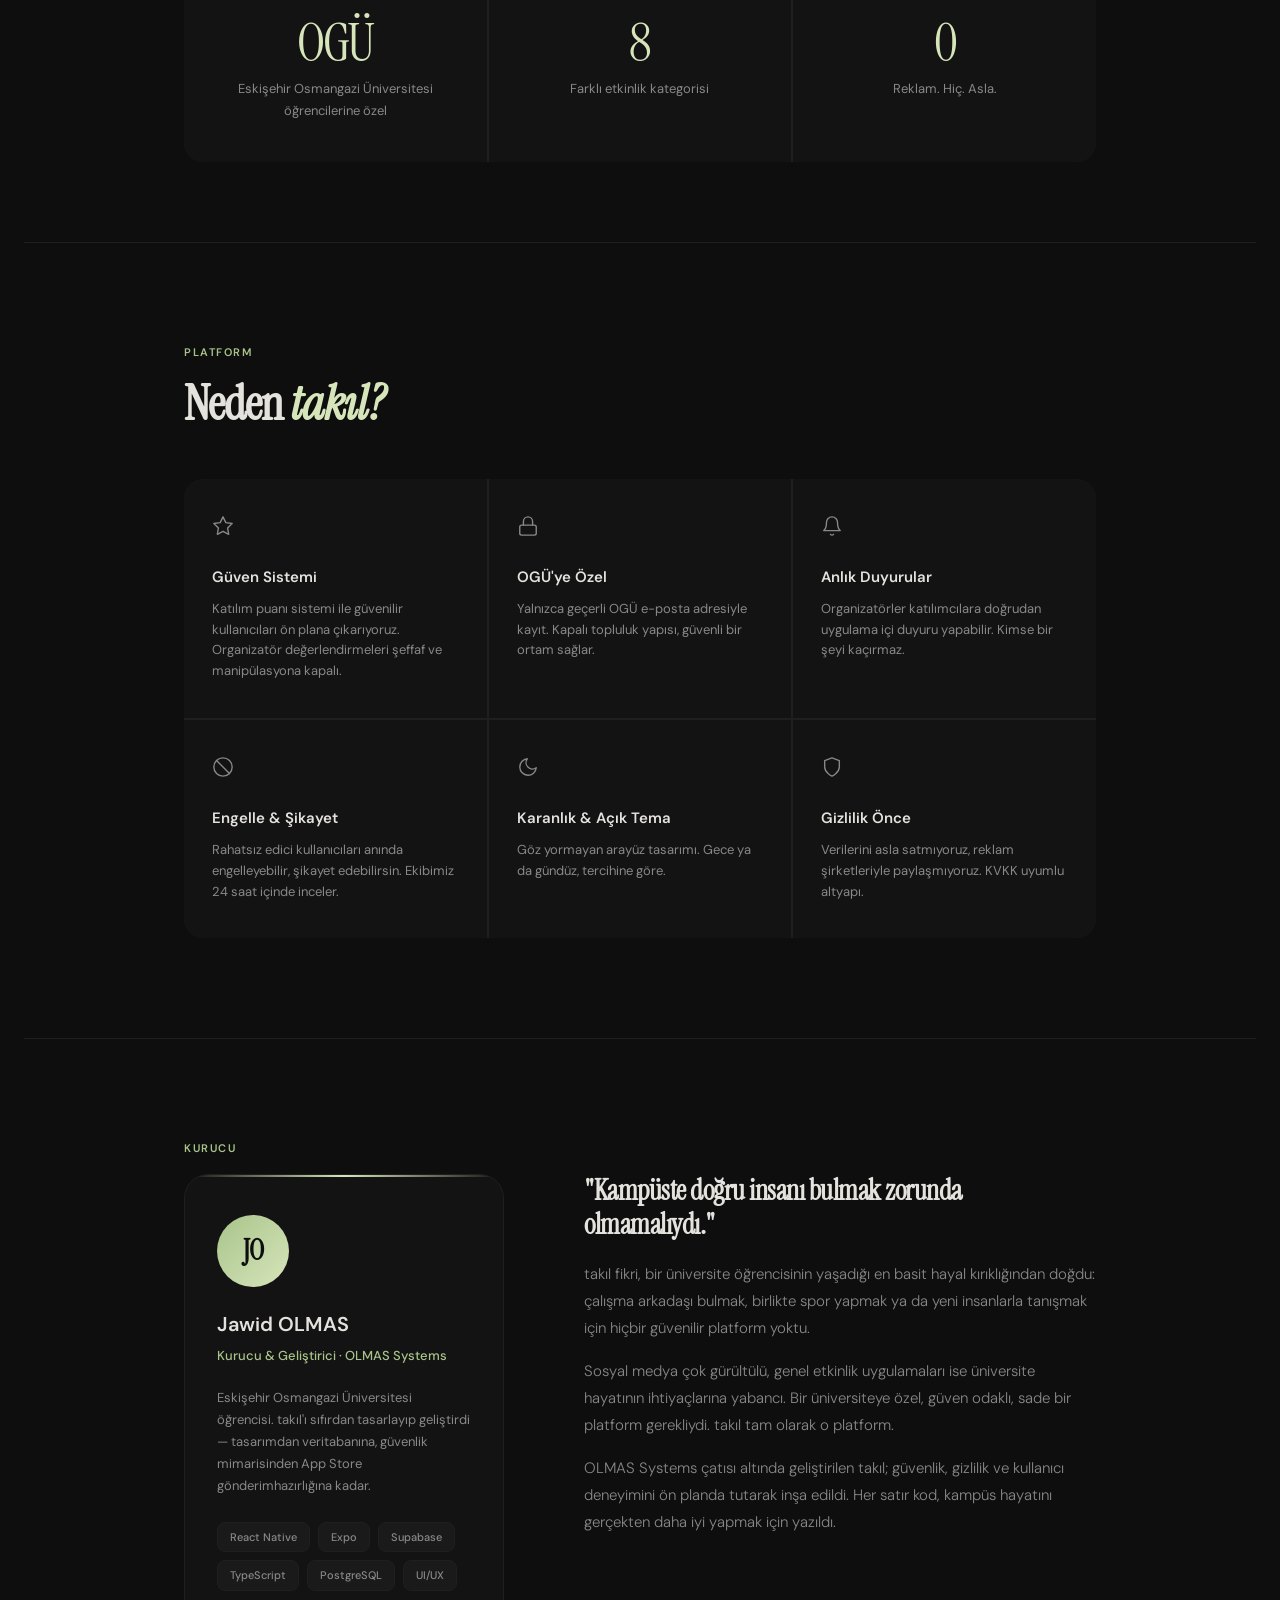
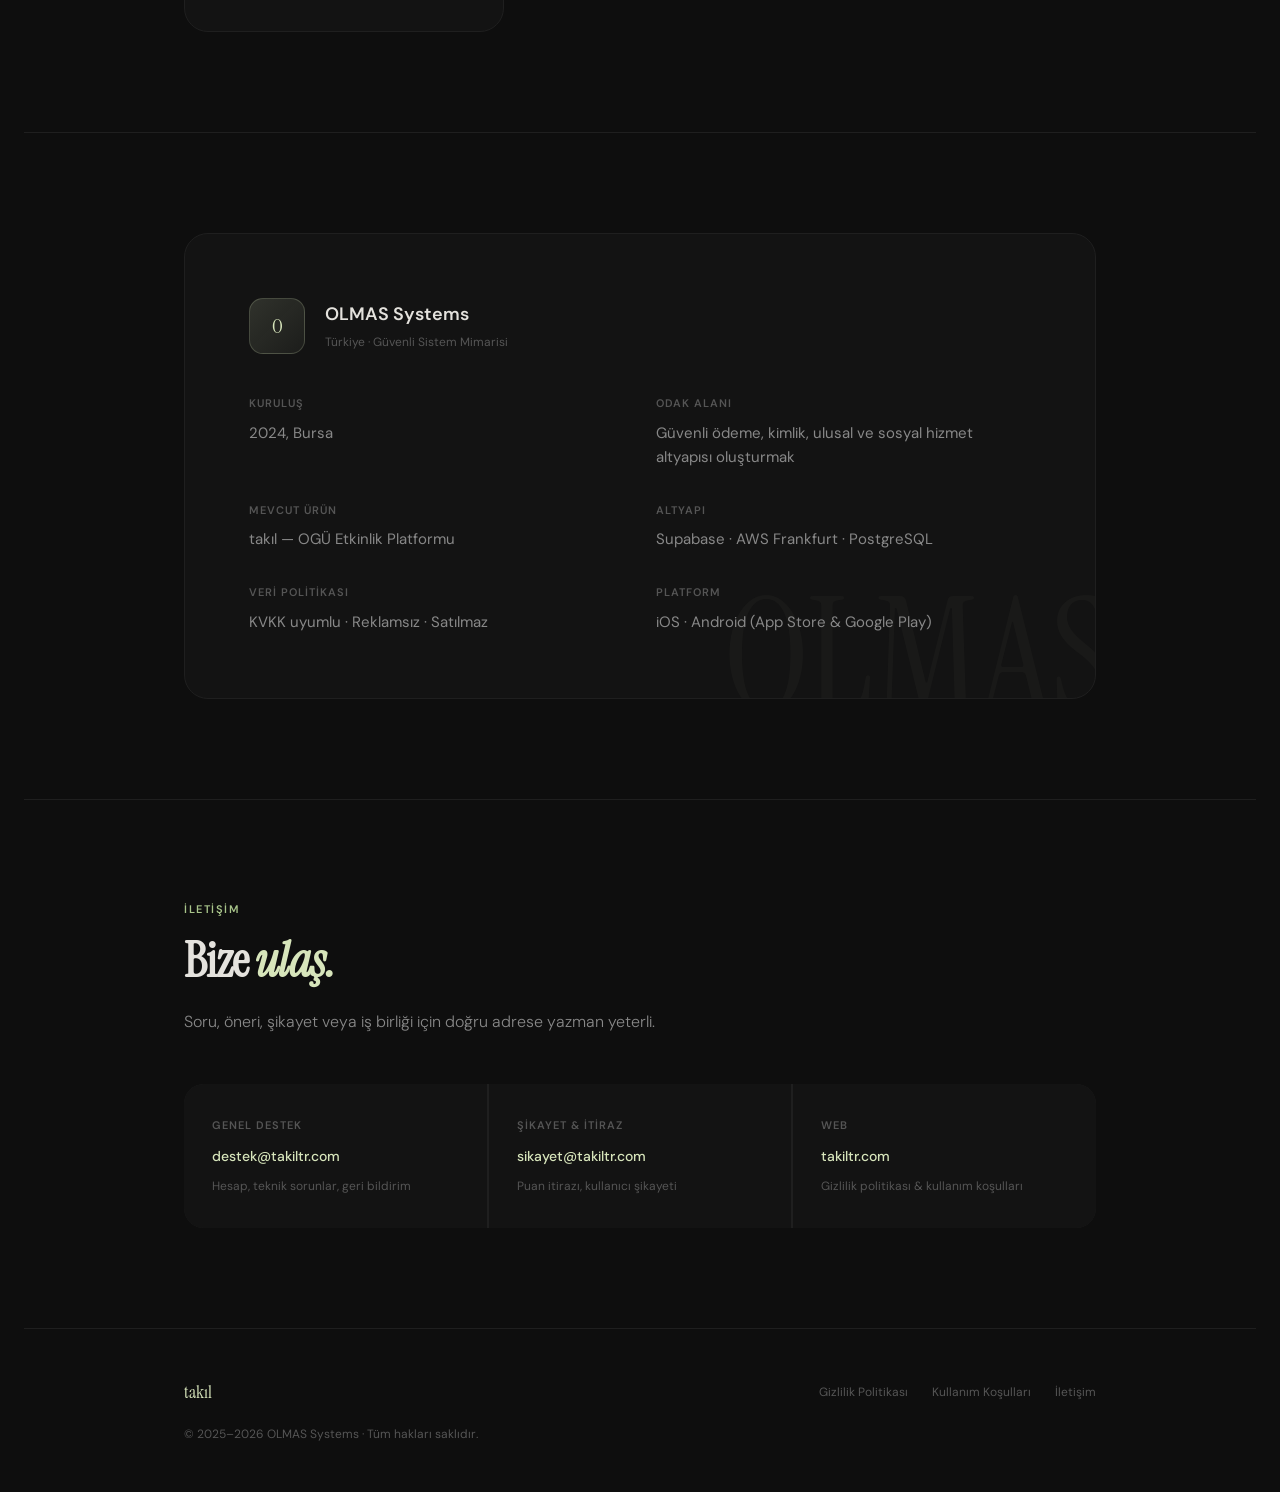
<file: about.html>
<!DOCTYPE html>
<html lang="tr">
<head>
  <meta charset="UTF-8" />
  <meta name="viewport" content="width=device-width, initial-scale=1.0" />
  <title>takıl — Hakkımızda</title>
  <link rel="preconnect" href="https://fonts.googleapis.com">
  <link rel="preconnect" href="https://fonts.gstatic.com" crossorigin>
  <link href="https://fonts.googleapis.com/css2?family=Instrument+Serif:ital@0;1&family=DM+Sans:ital,opsz,wght@0,9..40,300;0,9..40,400;0,9..40,500;0,9..40,600;1,9..40,300&display=swap" rel="stylesheet">
  <style>
    *, *::before, *::after { box-sizing: border-box; margin: 0; padding: 0; }

    :root {
      --bg:        #0e0e0e;
      --bg-card:   #131313;
      --bg-high:   #1a1a1a;
      --border:    #1f1f1f;
      --accent:    #d7e5bb;
      --accent-dim:#a8c48a;
      --text-1:    #e4e2dd;
      --text-2:    #888;
      --text-3:    #555;
    }

    html { scroll-behavior: smooth; }

    body {
      background: var(--bg);
      color: var(--text-1);
      font-family: 'DM Sans', sans-serif;
      font-size: 15px;
      line-height: 1.7;
      overflow-x: hidden;
    }

    /* ── NAV ── */
    nav {
      position: fixed; top: 0; left: 0; right: 0; z-index: 100;
      display: flex; align-items: center; justify-content: space-between;
      padding: 18px 48px;
      background: rgba(14,14,14,0.85);
      backdrop-filter: blur(16px);
      border-bottom: 1px solid var(--border);
    }
    .nav-logo {
      font-family: 'Instrument Serif', serif;
      font-size: 22px;
      color: var(--accent);
      letter-spacing: -0.5px;
      text-decoration: none;
    }
    .nav-links { display: flex; gap: 32px; }
    .nav-links a {
      font-size: 13px; font-weight: 500;
      color: var(--text-2); text-decoration: none;
      letter-spacing: 0.3px;
      transition: color 0.2s;
    }
    .nav-links a:hover { color: var(--accent); }

    /* ── HERO ── */
    .hero {
      min-height: 100vh;
      display: flex; flex-direction: column;
      align-items: center; justify-content: center;
      text-align: center;
      padding: 120px 24px 80px;
      position: relative;
      overflow: hidden;
    }

    .hero-bg {
      position: absolute; inset: 0; z-index: 0;
      background:
        radial-gradient(ellipse 60% 50% at 50% 0%, rgba(215,229,187,0.07) 0%, transparent 70%),
        radial-gradient(ellipse 40% 40% at 80% 80%, rgba(215,229,187,0.04) 0%, transparent 60%);
    }

    .hero-grid {
      position: absolute; inset: 0; z-index: 0;
      background-image:
        linear-gradient(rgba(215,229,187,0.03) 1px, transparent 1px),
        linear-gradient(90deg, rgba(215,229,187,0.03) 1px, transparent 1px);
      background-size: 60px 60px;
      mask-image: radial-gradient(ellipse 80% 60% at 50% 50%, black 0%, transparent 100%);
    }

    .hero-tag {
      display: inline-flex; align-items: center; gap: 8px;
      background: rgba(215,229,187,0.08);
      border: 1px solid rgba(215,229,187,0.15);
      border-radius: 100px;
      padding: 6px 16px;
      font-size: 12px; font-weight: 500;
      color: var(--accent-dim);
      letter-spacing: 0.8px;
      text-transform: uppercase;
      margin-bottom: 32px;
      position: relative; z-index: 1;
      animation: fadeUp 0.8s ease both;
    }

    .hero-tag::before {
      content: '';
      width: 6px; height: 6px;
      background: var(--accent);
      border-radius: 50%;
      animation: pulse 2s ease infinite;
    }

    @keyframes pulse {
      0%, 100% { opacity: 1; transform: scale(1); }
      50% { opacity: 0.5; transform: scale(0.7); }
    }

    .hero h1 {
      font-family: 'Instrument Serif', serif;
      font-size: clamp(48px, 8vw, 96px);
      line-height: 1.05;
      letter-spacing: -2px;
      color: var(--text-1);
      max-width: 800px;
      position: relative; z-index: 1;
      animation: fadeUp 0.8s ease 0.1s both;
    }

    .hero h1 em {
      font-style: italic;
      color: var(--accent);
    }

    .hero-sub {
      margin-top: 24px;
      font-size: 17px;
      font-weight: 300;
      color: var(--text-2);
      max-width: 520px;
      line-height: 1.6;
      position: relative; z-index: 1;
      animation: fadeUp 0.8s ease 0.2s both;
    }

    .hero-cta {
      margin-top: 48px;
      display: flex; gap: 14px; flex-wrap: wrap; justify-content: center;
      position: relative; z-index: 1;
      animation: fadeUp 0.8s ease 0.3s both;
    }

    .btn-primary {
      display: inline-flex; align-items: center; gap: 8px;
      background: var(--accent); color: #0e0e0e;
      font-size: 14px; font-weight: 600;
      padding: 13px 28px; border-radius: 12px;
      text-decoration: none;
      transition: transform 0.2s, box-shadow 0.2s;
    }
    .btn-primary:hover {
      transform: translateY(-2px);
      box-shadow: 0 8px 32px rgba(215,229,187,0.2);
    }

    .btn-ghost {
      display: inline-flex; align-items: center; gap: 8px;
      background: transparent; color: var(--text-2);
      font-size: 14px; font-weight: 500;
      padding: 13px 28px; border-radius: 12px;
      text-decoration: none;
      border: 1px solid var(--border);
      transition: border-color 0.2s, color 0.2s;
    }
    .btn-ghost:hover { border-color: var(--text-3); color: var(--text-1); }

    @keyframes fadeUp {
      from { opacity: 0; transform: translateY(24px); }
      to   { opacity: 1; transform: translateY(0); }
    }

    /* ── SECTIONS ── */
    section {
      max-width: 960px;
      margin: 0 auto;
      padding: 100px 24px;
    }

    .section-label {
      font-size: 11px; font-weight: 600;
      letter-spacing: 1.5px; text-transform: uppercase;
      color: var(--accent-dim);
      margin-bottom: 16px;
    }

    .section-title {
      font-family: 'Instrument Serif', serif;
      font-size: clamp(32px, 4vw, 48px);
      line-height: 1.1;
      letter-spacing: -1px;
      color: var(--text-1);
      margin-bottom: 20px;
    }

    .section-title em { font-style: italic; color: var(--accent); }

    .section-body {
      font-size: 16px; font-weight: 300;
      color: var(--text-2);
      max-width: 560px;
      line-height: 1.75;
    }

    /* ── MISSION ── */
    .mission {
      display: grid;
      grid-template-columns: 1fr 1fr;
      gap: 64px;
      align-items: center;
    }

    .mission-visual {
      position: relative;
      height: 360px;
    }

    .mission-card {
      position: absolute;
      background: var(--bg-card);
      border: 1px solid var(--border);
      border-radius: 20px;
      padding: 24px;
    }

    .mission-card-main {
      width: 260px; top: 0; left: 0;
      animation: float 6s ease-in-out infinite;
    }

    .mission-card-sm {
      width: 200px; bottom: 20px; right: 0;
      animation: float 6s ease-in-out 2s infinite;
    }

    @keyframes float {
      0%, 100% { transform: translateY(0); }
      50% { transform: translateY(-12px); }
    }

    .card-label {
      font-size: 10px; font-weight: 600;
      letter-spacing: 1px; text-transform: uppercase;
      color: var(--text-3); margin-bottom: 12px;
    }

    .card-title {
      font-size: 16px; font-weight: 600;
      color: var(--text-1); margin-bottom: 6px;
    }

    .card-meta {
      font-size: 12px; color: var(--text-2);
    }

    .card-score {
      display: inline-flex; align-items: center; gap: 6px;
      background: rgba(215,229,187,0.1);
      border: 1px solid rgba(215,229,187,0.2);
      border-radius: 100px;
      padding: 4px 12px;
      font-size: 12px; font-weight: 600;
      color: var(--accent);
      margin-top: 12px;
    }

    .card-pill {
      display: inline-block;
      background: var(--bg-high);
      border-radius: 8px;
      padding: 6px 12px;
      font-size: 11px; color: var(--text-2);
      margin: 4px 4px 0 0;
    }

    /* ── STATS ── */
    .stats-row {
      display: grid;
      grid-template-columns: repeat(3, 1fr);
      gap: 2px;
      background: var(--border);
      border-radius: 20px;
      overflow: hidden;
      margin-top: 80px;
    }

    .stat-item {
      background: var(--bg-card);
      padding: 40px 32px;
      text-align: center;
    }

    .stat-num {
      font-family: 'Instrument Serif', serif;
      font-size: 52px;
      line-height: 1;
      color: var(--accent);
      letter-spacing: -2px;
    }

    .stat-desc {
      font-size: 13px;
      color: var(--text-2);
      margin-top: 8px;
      font-weight: 400;
    }

    /* ── FEATURES ── */
    .features-grid {
      display: grid;
      grid-template-columns: repeat(3, 1fr);
      gap: 2px;
      background: var(--border);
      border-radius: 20px;
      overflow: hidden;
      margin-top: 48px;
    }

    .feature-item {
      background: var(--bg-card);
      padding: 36px 28px;
      transition: background 0.2s;
    }

    .feature-item:hover { background: var(--bg-high); }

    .feature-icon {
      display: block;
      margin-bottom: 20px;
      color: var(--text-2);
    }

    .feature-title {
      font-size: 15px; font-weight: 600;
      color: var(--text-1);
      margin-bottom: 8px;
    }

    .feature-desc {
      font-size: 13px;
      color: var(--text-2);
      line-height: 1.6;
    }

    /* ── FOUNDER ── */
    .founder-wrap {
      display: grid;
      grid-template-columns: 1fr 1.6fr;
      gap: 80px;
      align-items: start;
    }

    .founder-card {
      background: var(--bg-card);
      border: 1px solid var(--border);
      border-radius: 24px;
      padding: 40px 32px;
      position: relative;
      overflow: hidden;
    }

    .founder-card::before {
      content: '';
      position: absolute; top: 0; left: 0; right: 0;
      height: 2px;
      background: linear-gradient(90deg, transparent, var(--accent), transparent);
    }

    .founder-avatar {
      width: 72px; height: 72px;
      border-radius: 50%;
      background: linear-gradient(135deg, var(--accent-dim), var(--accent));
      display: flex; align-items: center; justify-content: center;
      font-family: 'Instrument Serif', serif;
      font-size: 28px;
      color: #0e0e0e;
      margin-bottom: 20px;
      font-weight: 700;
    }

    .founder-name {
      font-size: 20px; font-weight: 600;
      color: var(--text-1);
      margin-bottom: 4px;
    }

    .founder-role {
      font-size: 13px;
      color: var(--accent-dim);
      margin-bottom: 20px;
      font-weight: 500;
    }

    .founder-bio {
      font-size: 13px;
      color: var(--text-2);
      line-height: 1.7;
      margin-bottom: 24px;
    }

    .founder-tags {
      display: flex; flex-wrap: wrap; gap: 8px;
    }

    .founder-tag {
      background: var(--bg-high);
      border: 1px solid var(--border);
      border-radius: 8px;
      padding: 5px 12px;
      font-size: 11px;
      color: var(--text-2);
      font-weight: 500;
    }

    .founder-story { }

    .founder-story h3 {
      font-family: 'Instrument Serif', serif;
      font-size: 28px;
      color: var(--text-1);
      margin-bottom: 20px;
      letter-spacing: -0.5px;
      line-height: 1.2;
    }

    .founder-story p {
      font-size: 15px;
      color: var(--text-2);
      line-height: 1.8;
      margin-bottom: 16px;
      font-weight: 300;
    }

    .founder-story p:last-child { margin-bottom: 0; }

    /* ── OLMAS SYSTEMS ── */
    .company-wrap {
      background: var(--bg-card);
      border: 1px solid var(--border);
      border-radius: 24px;
      padding: 64px;
      position: relative;
      overflow: hidden;
    }

    .company-wrap::after {
      content: 'OLMAS';
      position: absolute;
      right: -20px; bottom: -40px;
      font-family: 'Instrument Serif', serif;
      font-size: 160px;
      color: rgba(215,229,187,0.03);
      line-height: 1;
      pointer-events: none;
      user-select: none;
    }

    .company-header {
      display: flex; align-items: center; gap: 20px;
      margin-bottom: 40px;
    }

    .company-logo {
      width: 56px; height: 56px;
      background: linear-gradient(135deg, rgba(215,229,187,0.15), rgba(215,229,187,0.05));
      border: 1px solid rgba(215,229,187,0.2);
      border-radius: 14px;
      display: flex; align-items: center; justify-content: center;
      font-family: 'Instrument Serif', serif;
      font-size: 20px;
      color: var(--accent);
    }

    .company-name {
      font-size: 18px; font-weight: 600;
      color: var(--text-1);
    }

    .company-tagline {
      font-size: 12px;
      color: var(--text-3);
      margin-top: 2px;
    }

    .company-grid {
      display: grid;
      grid-template-columns: 1fr 1fr;
      gap: 32px;
      position: relative; z-index: 1;
    }

    .company-item-label {
      font-size: 11px; font-weight: 600;
      letter-spacing: 1px; text-transform: uppercase;
      color: var(--text-3);
      margin-bottom: 8px;
    }

    .company-item-value {
      font-size: 15px;
      color: var(--text-2);
      line-height: 1.6;
    }

    /* ── CONTACT ── */
    .contact-grid {
      display: grid;
      grid-template-columns: repeat(3, 1fr);
      gap: 2px;
      background: var(--border);
      border-radius: 20px;
      overflow: hidden;
      margin-top: 48px;
    }

    .contact-item {
      background: var(--bg-card);
      padding: 32px 28px;
      transition: background 0.2s;
    }

    .contact-item:hover { background: var(--bg-high); }

    .contact-type {
      font-size: 11px; font-weight: 600;
      letter-spacing: 1px; text-transform: uppercase;
      color: var(--text-3);
      margin-bottom: 10px;
    }

    .contact-value {
      font-size: 14px; font-weight: 500;
      color: var(--accent);
      text-decoration: none;
      word-break: break-all;
    }

    .contact-value:hover { text-decoration: underline; }

    .contact-desc {
      font-size: 12px;
      color: var(--text-3);
      margin-top: 6px;
    }

    /* ── DIVIDER ── */
    .divider {
      border: none;
      border-top: 1px solid var(--border);
      margin: 0 24px;
    }

    /* ── FOOTER ── */
    footer {
      max-width: 960px;
      margin: 0 auto;
      padding: 48px 24px;
      display: flex;
      align-items: center;
      justify-content: space-between;
      flex-wrap: wrap;
      gap: 16px;
    }

    .footer-left {
      font-family: 'Instrument Serif', serif;
      font-size: 18px;
      color: var(--accent);
    }

    .footer-links {
      display: flex; gap: 24px;
    }

    .footer-links a {
      font-size: 12px;
      color: var(--text-3);
      text-decoration: none;
      transition: color 0.2s;
    }

    .footer-links a:hover { color: var(--text-2); }

    .footer-copy {
      font-size: 12px;
      color: var(--text-3);
      width: 100%;
    }

    /* ── RESPONSIVE ── */
    @media (max-width: 768px) {
      nav { padding: 16px 20px; }
      .nav-links { display: none; }

      section { padding: 64px 20px; }

      .mission { grid-template-columns: 1fr; }
      .mission-visual { display: none; }

      .stats-row { grid-template-columns: 1fr; }
      .features-grid { grid-template-columns: 1fr; }
      .founder-wrap { grid-template-columns: 1fr; gap: 40px; }
      .company-wrap { padding: 32px 24px; }
      .company-grid { grid-template-columns: 1fr; gap: 24px; }
      .contact-grid { grid-template-columns: 1fr; }

      footer { flex-direction: column; align-items: flex-start; }
    }
  </style>
</head>
<body>

  <!-- NAV -->
  <nav>
    <a class="nav-logo" href="#">takıl</a>
    <div class="nav-links">
      <a href="#mission">Misyon</a>
      <a href="#features">Özellikler</a>
      <a href="#founder">Kurucu</a>
      <a href="#contact">İletişim</a>
    </div>
  </nav>

  <!-- HERO -->
  <div class="hero">
    <div class="hero-bg"></div>
    <div class="hero-grid"></div>
    <div class="hero-tag">OLMAS Systems</div>
    <h1>Kampüste<br><em>gerçek bağlantılar</em><br>kuruyoruz.</h1>
    <p class="hero-sub">
      takıl, Eskişehir Osmangazi Üniversitesi öğrencileri için tasarlanmış
      bir sosyal etkinlik platformudur. Etkinlik bul, katıl, organize et.
    </p>
    <div class="hero-cta">
      <a href="#mission" class="btn-primary">Daha Fazla Keşfet</a>
      <a href="#contact" class="btn-ghost">İletişime Geç</a>
    </div>
  </div>

  <hr class="divider" />

  <!-- MISSION -->
  <section id="mission">
    <div class="mission">
      <div class="mission-text">
        <div class="section-label">Misyonumuz</div>
        <h2 class="section-title">Üniversite<br>hayatını <em>anlamlı</em><br>kılmak.</h2>
        <p class="section-body">
          Üniversite yılları, hayatın en önemli dönemlerinden biri. Ancak doğru insanları bulmak,
          etkinlikleri keşfetmek ve güvenilir bir topluluk inşa etmek her zaman kolay değil.
          takıl tam da bu boşluğu doldurmak için var.
        </p>
        <p class="section-body" style="margin-top: 16px;">
          Katılım puanı sistemi, güvenilir bir topluluk ortamı yaratır.
          Her etkinlik, yeni bir bağlantı fırsatıdır.
        </p>
      </div>
      <div class="mission-visual">
        <div class="mission-card mission-card-main">
          <div class="card-label">Aktif Etkinlik</div>
          <div class="card-title">Kütüphane Çalışma Grubu</div>
          <div class="card-meta">
            <svg width="11" height="11" viewBox="0 0 24 24" fill="none" stroke="currentColor" stroke-width="2" stroke-linecap="round" stroke-linejoin="round" style="display:inline;vertical-align:middle;margin-right:4px;opacity:0.5"><path d="M12 2C8.13 2 5 5.13 5 9c0 5.25 7 13 7 13s7-7.75 7-13c0-3.87-3.13-7-7-7z"/><circle cx="12" cy="9" r="2.5"/></svg>
            OGÜ Merkez Kütüphane · 3 yer kaldı
          </div>
          <div class="card-score">
            <svg width="11" height="11" viewBox="0 0 24 24" fill="none" stroke="currentColor" stroke-width="2.5" stroke-linecap="round" stroke-linejoin="round"><polyline points="20 6 9 17 4 12"/></svg>
            8.7/10 organizatör
          </div>
        </div>
        <div class="mission-card mission-card-sm">
          <div class="card-label">İlgi Alanları</div>
          <span class="card-pill">Çalışma</span>
          <span class="card-pill">Teknoloji</span>
          <span class="card-pill">Spor</span>
          <span class="card-pill">Müzik</span>
        </div>
      </div>
    </div>
  </section>

  <!-- STATS -->
  <div style="max-width:960px; margin: 0 auto; padding: 0 24px;">
    <div class="stats-row">
      <div class="stat-item">
        <div class="stat-num">OGÜ</div>
        <div class="stat-desc">Eskişehir Osmangazi Üniversitesi öğrencilerine özel</div>
      </div>
      <div class="stat-item">
        <div class="stat-num">8</div>
        <div class="stat-desc">Farklı etkinlik kategorisi</div>
      </div>
      <div class="stat-item">
        <div class="stat-num">0</div>
        <div class="stat-desc">Reklam. Hiç. Asla.</div>
      </div>
    </div>
  </div>

  <hr class="divider" style="margin-top: 80px;" />

  <!-- FEATURES -->
  <section id="features">
    <div class="section-label">Platform</div>
    <h2 class="section-title">Neden <em>takıl?</em></h2>
    <div class="features-grid">
      <div class="feature-item">
        <span class="feature-icon">
          <svg width="22" height="22" viewBox="0 0 24 24" fill="none" stroke="currentColor" stroke-width="1.5" stroke-linecap="round" stroke-linejoin="round"><path d="M12 2l3.09 6.26L22 9.27l-5 4.87 1.18 6.88L12 17.77l-6.18 3.25L7 14.14 2 9.27l6.91-1.01L12 2z"/></svg>
        </span>
        <div class="feature-title">Güven Sistemi</div>
        <div class="feature-desc">Katılım puanı sistemi ile güvenilir kullanıcıları ön plana çıkarıyoruz. Organizatör değerlendirmeleri şeffaf ve manipülasyona kapalı.</div>
      </div>
      <div class="feature-item">
        <span class="feature-icon">
          <svg width="22" height="22" viewBox="0 0 24 24" fill="none" stroke="currentColor" stroke-width="1.5" stroke-linecap="round" stroke-linejoin="round"><rect x="3" y="11" width="18" height="11" rx="2" ry="2"/><path d="M7 11V7a5 5 0 0 1 10 0v4"/></svg>
        </span>
        <div class="feature-title">OGÜ'ye Özel</div>
        <div class="feature-desc">Yalnızca geçerli OGÜ e-posta adresiyle kayıt. Kapalı topluluk yapısı, güvenli bir ortam sağlar.</div>
      </div>
      <div class="feature-item">
        <span class="feature-icon">
          <svg width="22" height="22" viewBox="0 0 24 24" fill="none" stroke="currentColor" stroke-width="1.5" stroke-linecap="round" stroke-linejoin="round"><path d="M18 8A6 6 0 0 0 6 8c0 7-3 9-3 9h18s-3-2-3-9"/><path d="M13.73 21a2 2 0 0 1-3.46 0"/></svg>
        </span>
        <div class="feature-title">Anlık Duyurular</div>
        <div class="feature-desc">Organizatörler katılımcılara doğrudan uygulama içi duyuru yapabilir. Kimse bir şeyi kaçırmaz.</div>
      </div>
      <div class="feature-item">
        <span class="feature-icon">
          <svg width="22" height="22" viewBox="0 0 24 24" fill="none" stroke="currentColor" stroke-width="1.5" stroke-linecap="round" stroke-linejoin="round"><circle cx="12" cy="12" r="10"/><line x1="4.93" y1="4.93" x2="19.07" y2="19.07"/></svg>
        </span>
        <div class="feature-title">Engelle & Şikayet</div>
        <div class="feature-desc">Rahatsız edici kullanıcıları anında engelleyebilir, şikayet edebilirsin. Ekibimiz 24 saat içinde inceler.</div>
      </div>
      <div class="feature-item">
        <span class="feature-icon">
          <svg width="22" height="22" viewBox="0 0 24 24" fill="none" stroke="currentColor" stroke-width="1.5" stroke-linecap="round" stroke-linejoin="round"><path d="M21 12.79A9 9 0 1 1 11.21 3 7 7 0 0 0 21 12.79z"/></svg>
        </span>
        <div class="feature-title">Karanlık & Açık Tema</div>
        <div class="feature-desc">Göz yormayan arayüz tasarımı. Gece ya da gündüz, tercihine göre.</div>
      </div>
      <div class="feature-item">
        <span class="feature-icon">
          <svg width="22" height="22" viewBox="0 0 24 24" fill="none" stroke="currentColor" stroke-width="1.5" stroke-linecap="round" stroke-linejoin="round"><path d="M12 22s8-4 8-10V5l-8-3-8 3v7c0 6 8 10 8 10z"/></svg>
        </span>
        <div class="feature-title">Gizlilik Önce</div>
        <div class="feature-desc">Verilerini asla satmıyoruz, reklam şirketleriyle paylaşmıyoruz. KVKK uyumlu altyapı.</div>
      </div>
    </div>
  </section>

  <hr class="divider" />

  <!-- FOUNDER -->
  <section id="founder">
    <div class="section-label">Kurucu</div>
    <div class="founder-wrap">
      <div>
        <div class="founder-card">
          <div class="founder-avatar">JO</div>
          <div class="founder-name">Jawid OLMAS</div>
          <div class="founder-role">Kurucu & Geliştirici · OLMAS Systems</div>
          <div class="founder-bio">
            Eskişehir Osmangazi Üniversitesi öğrencisi. takıl'ı sıfırdan tasarlayıp geliştirdi —
            tasarımdan veritabanına, güvenlik mimarisinden App Store gönderimhazırlığına kadar.
          </div>
          <div class="founder-tags">
            <span class="founder-tag">React Native</span>
            <span class="founder-tag">Expo</span>
            <span class="founder-tag">Supabase</span>
            <span class="founder-tag">TypeScript</span>
            <span class="founder-tag">PostgreSQL</span>
            <span class="founder-tag">UI/UX</span>
          </div>
        </div>
      </div>
      <div class="founder-story">
        <h3>"Kampüste doğru insanı bulmak zorunda olmamalıydı."</h3>
        <p>
          takıl fikri, bir üniversite öğrencisinin yaşadığı en basit hayal kırıklığından doğdu:
          çalışma arkadaşı bulmak, birlikte spor yapmak ya da yeni insanlarla tanışmak için
          hiçbir güvenilir platform yoktu.
        </p>
        <p>
          Sosyal medya çok gürültülü, genel etkinlik uygulamaları ise üniversite hayatının
          ihtiyaçlarına yabancı. Bir üniversiteye özel, güven odaklı, sade bir platform
          gerekliydi. takıl tam olarak o platform.
        </p>
        <p>
          OLMAS Systems çatısı altında geliştirilen takıl; güvenlik, gizlilik ve kullanıcı
          deneyimini ön planda tutarak inşa edildi. Her satır kod, kampüs hayatını gerçekten
          daha iyi yapmak için yazıldı.
        </p>
      </div>
    </div>
  </section>

  <hr class="divider" />

  <!-- COMPANY -->
  <section>
    <div class="company-wrap">
      <div class="company-header">
        <div class="company-logo">O</div>
        <div>
          <div class="company-name">OLMAS Systems</div>
          <div class="company-tagline">Türkiye · Güvenli Sistem Mimarisi</div>
        </div>
      </div>
      <div class="company-grid">
        <div>
          <div class="company-item-label">Kuruluş</div>
          <div class="company-item-value">2024, Bursa</div>
        </div>
        <div>
          <div class="company-item-label">Odak Alanı</div>
          <div class="company-item-value">Güvenli ödeme, kimlik, ulusal ve sosyal hizmet altyapısı oluşturmak</div>
        </div>
        <div>
          <div class="company-item-label">Mevcut Ürün</div>
          <div class="company-item-value">takıl — OGÜ Etkinlik Platformu</div>
        </div>
        <div>
          <div class="company-item-label">Altyapı</div>
          <div class="company-item-value">Supabase · AWS Frankfurt · PostgreSQL</div>
        </div>
        <div>
          <div class="company-item-label">Veri Politikası</div>
          <div class="company-item-value">KVKK uyumlu · Reklamsız · Satılmaz</div>
        </div>
        <div>
          <div class="company-item-label">Platform</div>
          <div class="company-item-value">iOS · Android (App Store & Google Play)</div>
        </div>
      </div>
    </div>
  </section>

  <hr class="divider" />

  <!-- CONTACT -->
  <section id="contact">
    <div class="section-label">İletişim</div>
    <h2 class="section-title">Bize <em>ulaş.</em></h2>
    <p class="section-body">
      Soru, öneri, şikayet veya iş birliği için doğru adrese yazman yeterli.
    </p>
    <div class="contact-grid">
      <div class="contact-item">
        <div class="contact-type">Genel Destek</div>
        <a class="contact-value" href="mailto:destek@takiltr.com">destek@takiltr.com</a>
        <div class="contact-desc">Hesap, teknik sorunlar, geri bildirim</div>
      </div>
      <div class="contact-item">
        <div class="contact-type">Şikayet & İtiraz</div>
        <a class="contact-value" href="mailto:sikayet@takiltr.com">sikayet@takiltr.com</a>
        <div class="contact-desc">Puan itirazı, kullanıcı şikayeti</div>
      </div>
      <div class="contact-item">
        <div class="contact-type">Web</div>
        <a class="contact-value" href="https://takiltr.com/privacy-policy.html">takiltr.com</a>
        <div class="contact-desc">Gizlilik politikası & kullanım koşulları</div>
      </div>
    </div>
  </section>

  <!-- FOOTER -->
  <hr class="divider" />
  <footer>
    <div class="footer-left">takıl</div>
    <div class="footer-links">
      <a href="https://takiltr.com/privacy-policy.html">Gizlilik Politikası</a>
      <a href="https://takiltr.com/terms.html">Kullanım Koşulları</a>
      <a href="mailto:destek@takiltr.com">İletişim</a>
    </div>
    <div class="footer-copy">© 2025–2026 OLMAS Systems · Tüm hakları saklıdır.</div>
  </footer>

</body>
</html>
</file>
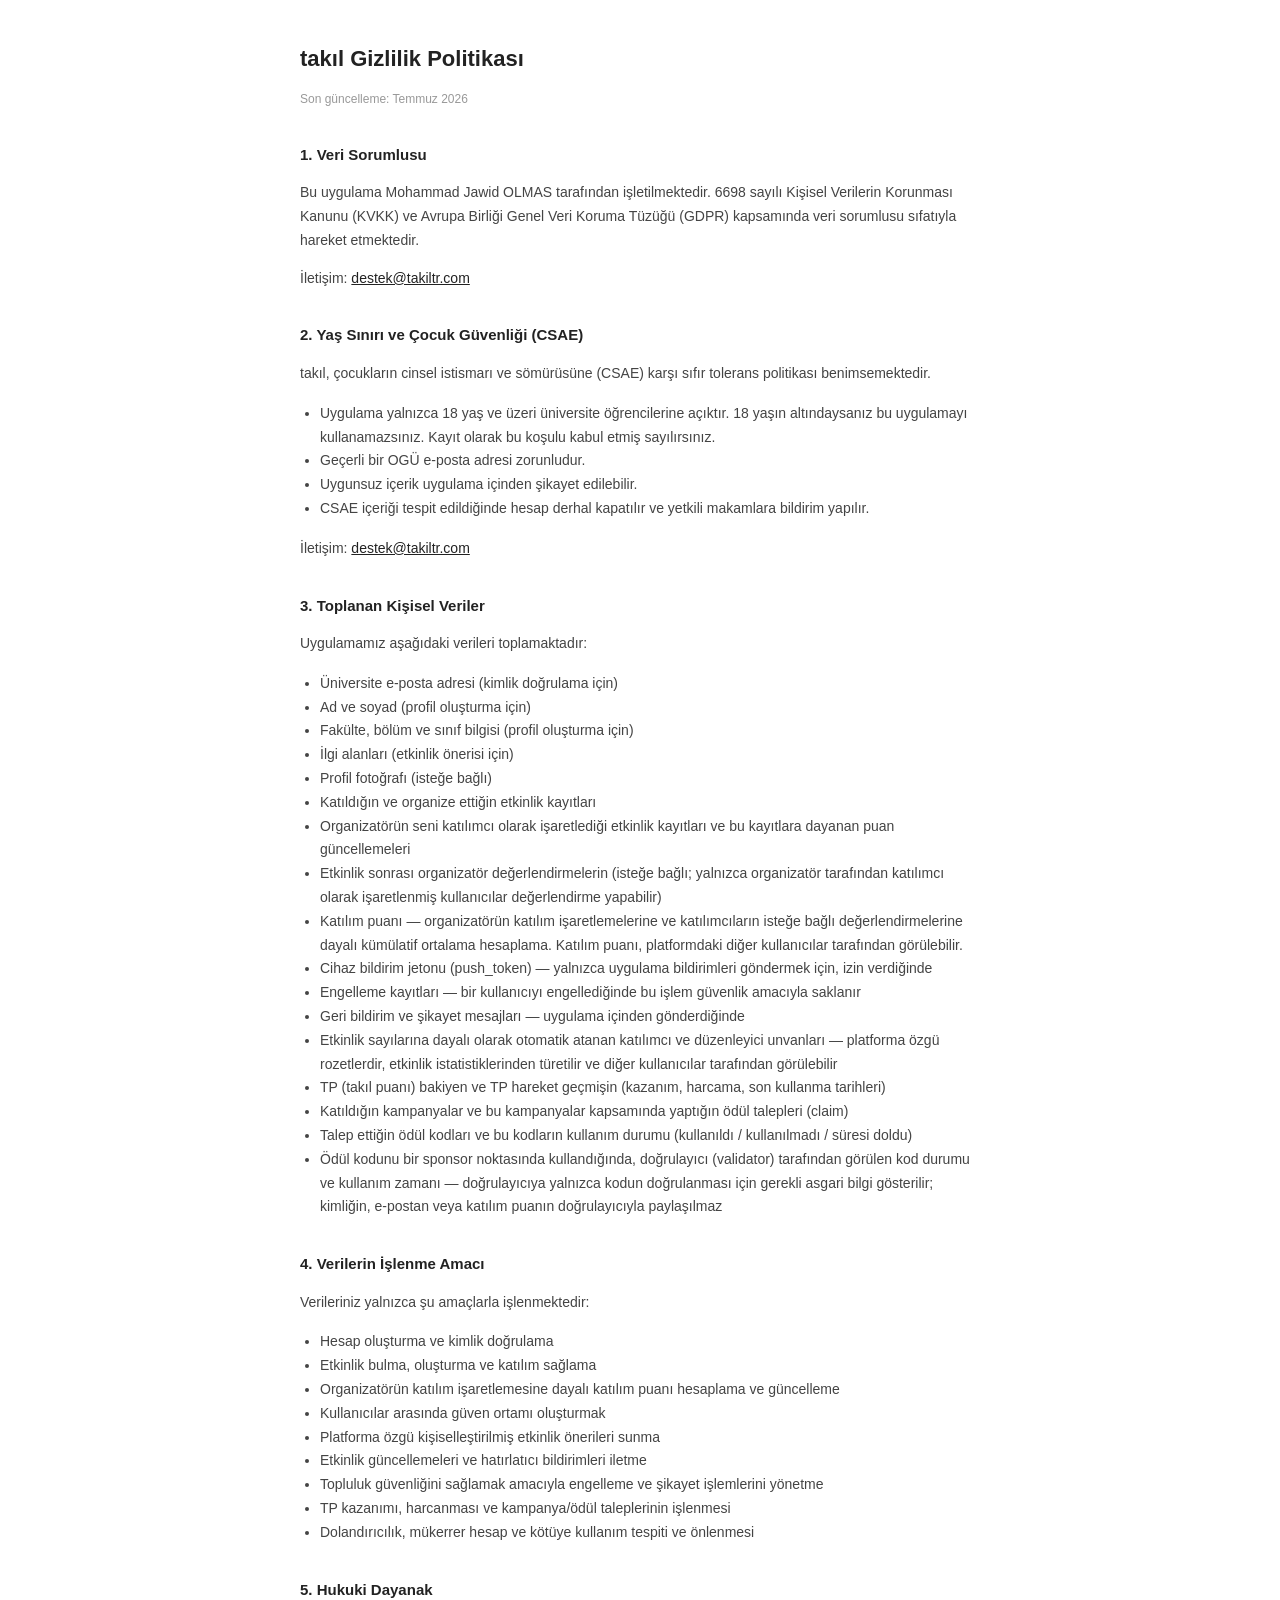
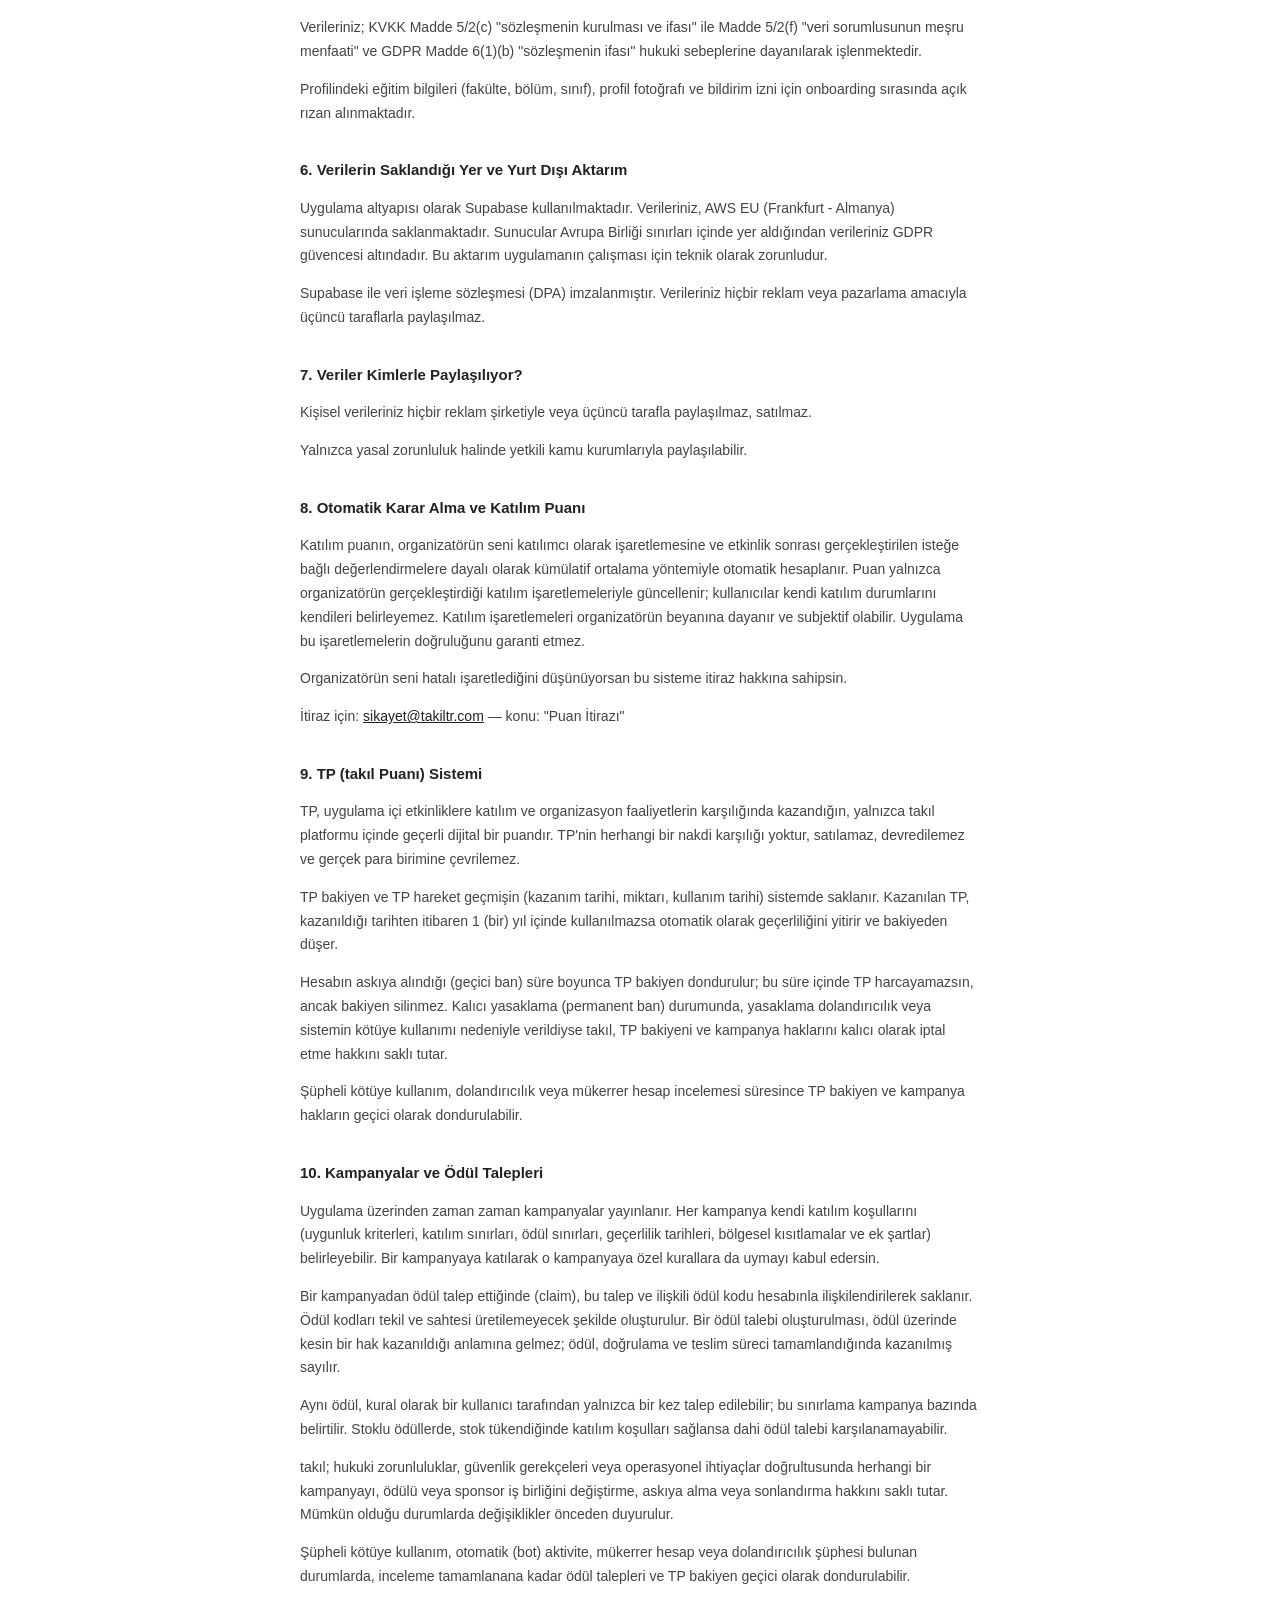
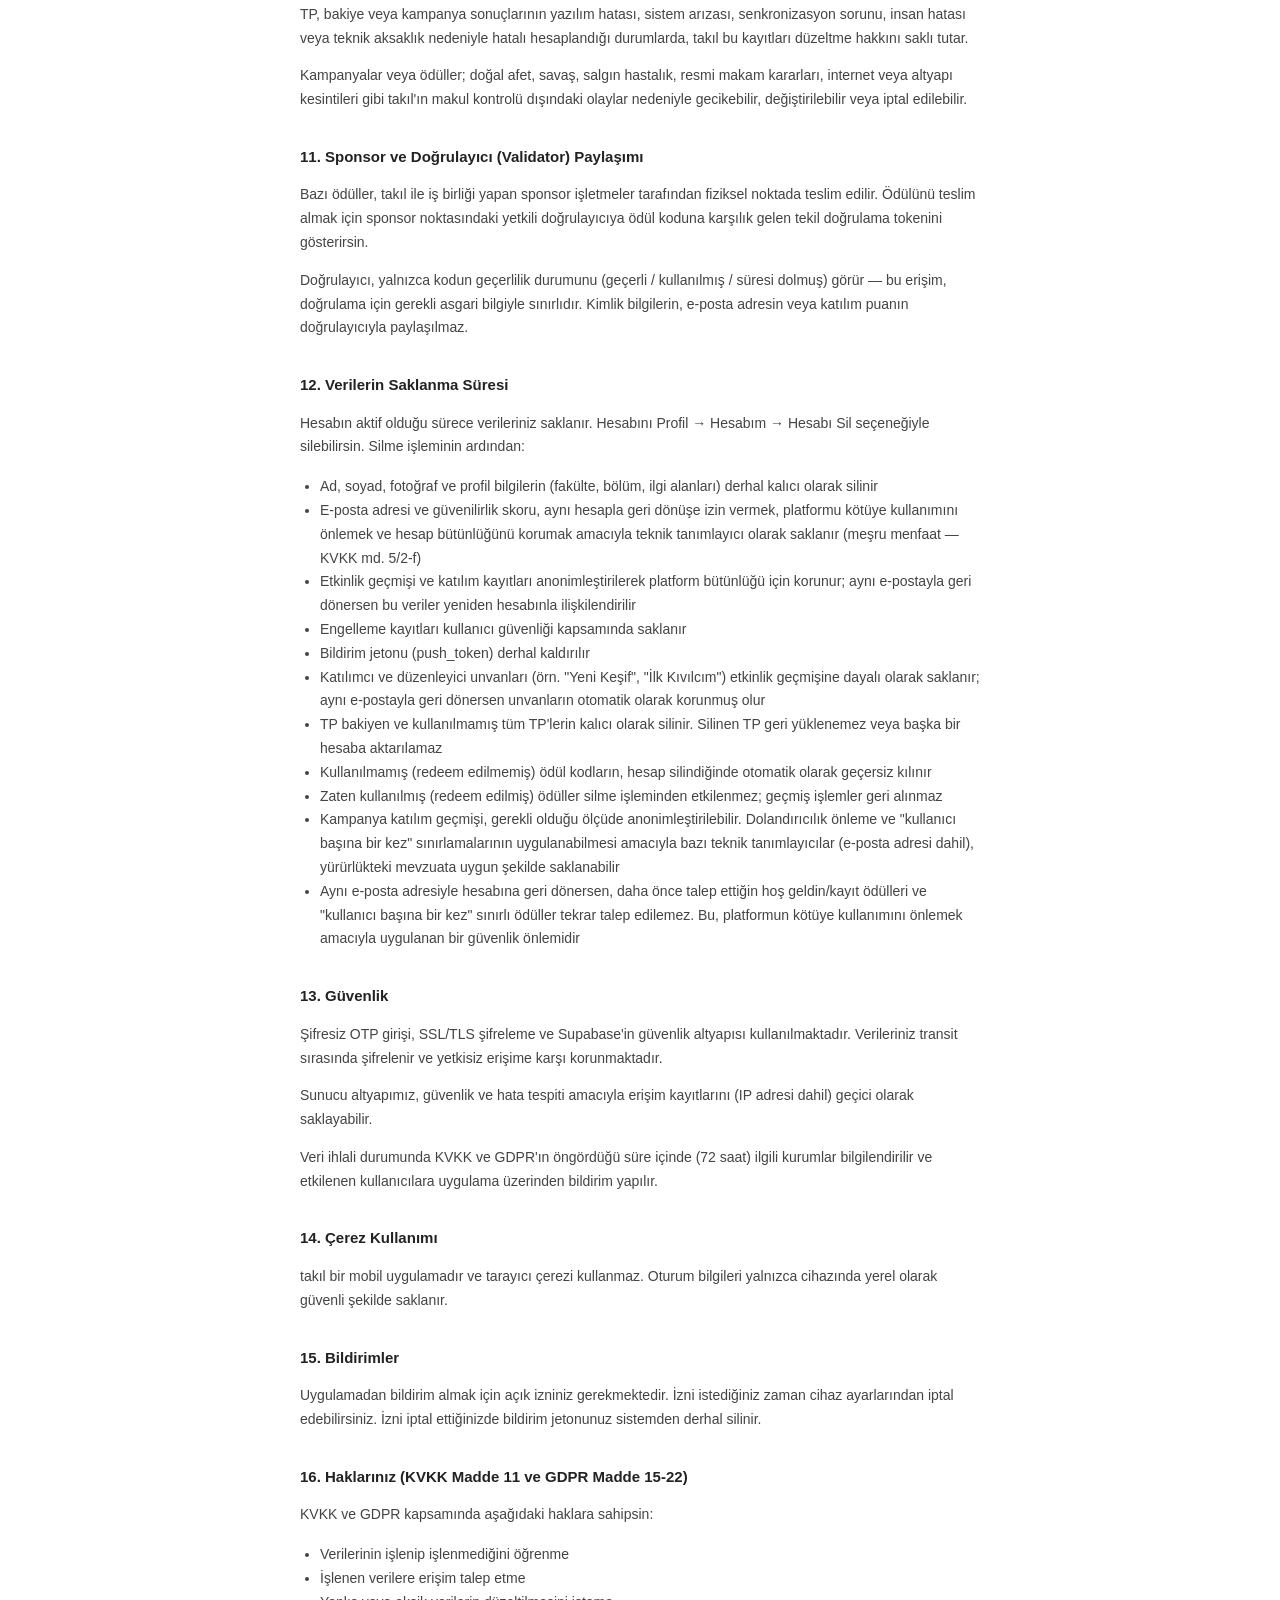
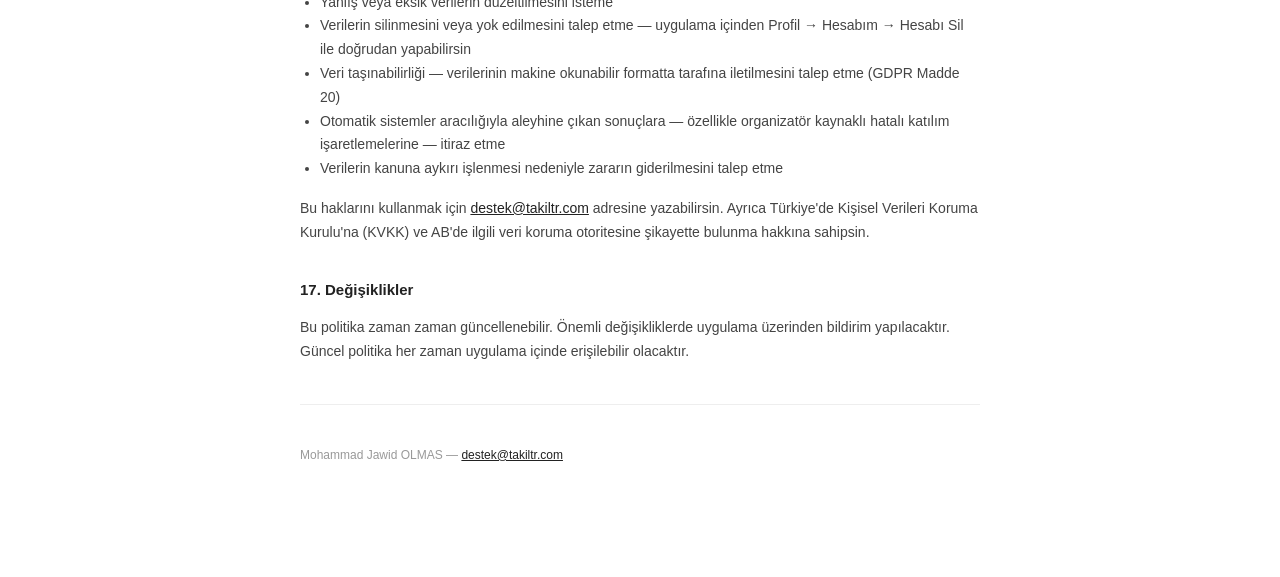
<file: privacy-policy.html>
<!DOCTYPE html>
<html lang="tr">
<head>
  <meta charset="UTF-8" />
  <meta name="viewport" content="width=device-width, initial-scale=1.0" />
  <title>Gizlilik Politikası — takıl OGÜ Etkinlik Uygulaması</title>
  <meta name="description" content="takıl gizlilik politikası. KVKK ve GDPR uyumlu veri işleme, Supabase AWS Frankfurt altyapısı. OGÜ etkinlik uygulaması kullanıcı hakları." />
  <meta name="robots" content="noindex, follow" />
  <link rel="canonical" href="https://takiltr.com/privacy-policy.html" />
<link rel="icon" type="image/png" href="/favicon.png" />
<link rel="apple-touch-icon" sizes="180x180" href="/mb-favicon.png" />
<link rel="icon" type="image/png" sizes="192x192" href="/mb-favicon.png" />
<link rel="icon" type="image/png" sizes="512x512" href="/mb-favicon.png" />

<meta name="theme-color" content="#ffffff" />
  <style>
    body { font-family: -apple-system, BlinkMacSystemFont, 'Segoe UI', sans-serif; max-width: 680px; margin: 40px auto; padding: 0 20px 60px; color: #222; line-height: 1.7; }
    h1 { font-size: 22px; margin-bottom: 4px; }
    h2 { font-size: 15px; margin-top: 32px; margin-bottom: 6px; }
    p, li { font-size: 14px; color: #444; }
    ul { padding-left: 20px; }
    a { color: #222; }
    .meta { font-size: 12px; color: #999; margin-bottom: 32px; }
    hr { border: none; border-top: 1px solid #eee; margin: 40px 0; }
  </style>
</head>
<body>

  <h1>takıl Gizlilik Politikası</h1>
  <p class="meta">Son güncelleme: Temmuz 2026</p>

  <h2>1. Veri Sorumlusu</h2>
  <p>Bu uygulama Mohammad Jawid OLMAS tarafından işletilmektedir. 6698 sayılı Kişisel Verilerin Korunması Kanunu (KVKK) ve Avrupa Birliği Genel Veri Koruma Tüzüğü (GDPR) kapsamında veri sorumlusu sıfatıyla hareket etmektedir.</p>
  <p>İletişim: <a href="mailto:destek@takiltr.com">destek@takiltr.com</a></p>

<h2>2. Yaş Sınırı ve Çocuk Güvenliği (CSAE)</h2>
<p>takıl, çocukların cinsel istismarı ve sömürüsüne (CSAE) karşı sıfır tolerans politikası benimsemektedir.</p>
<ul>
  <li>Uygulama yalnızca 18 yaş ve üzeri üniversite öğrencilerine açıktır. 18 yaşın altındaysanız bu uygulamayı kullanamazsınız. Kayıt olarak bu koşulu kabul etmiş sayılırsınız.</li>
  <li>Geçerli bir OGÜ e-posta adresi zorunludur.</li>
  <li>Uygunsuz içerik uygulama içinden şikayet edilebilir.</li>
  <li>CSAE içeriği tespit edildiğinde hesap derhal kapatılır ve yetkili makamlara bildirim yapılır.</li>
</ul>
<p>İletişim: <a href="mailto:destek@takiltr.com">destek@takiltr.com</a></p>

  <h2>3. Toplanan Kişisel Veriler</h2>
  <p>Uygulamamız aşağıdaki verileri toplamaktadır:</p>
  <ul>
    <li>Üniversite e-posta adresi (kimlik doğrulama için)</li>
    <li>Ad ve soyad (profil oluşturma için)</li>
    <li>Fakülte, bölüm ve sınıf bilgisi (profil oluşturma için)</li>
    <li>İlgi alanları (etkinlik önerisi için)</li>
    <li>Profil fotoğrafı (isteğe bağlı)</li>
    <li>Katıldığın ve organize ettiğin etkinlik kayıtları</li>
    <li>Organizatörün seni katılımcı olarak işaretlediği etkinlik kayıtları ve bu kayıtlara dayanan puan güncellemeleri</li>
    <li>Etkinlik sonrası organizatör değerlendirmelerin (isteğe bağlı; yalnızca organizatör tarafından katılımcı olarak işaretlenmiş kullanıcılar değerlendirme yapabilir)</li>
    <li>Katılım puanı — organizatörün katılım işaretlemelerine ve katılımcıların isteğe bağlı değerlendirmelerine dayalı kümülatif ortalama hesaplama. Katılım puanı, platformdaki diğer kullanıcılar tarafından görülebilir.</li>
    <li>Cihaz bildirim jetonu (push_token) — yalnızca uygulama bildirimleri göndermek için, izin verdiğinde</li>
    <li>Engelleme kayıtları — bir kullanıcıyı engellediğinde bu işlem güvenlik amacıyla saklanır</li>
    <li>Geri bildirim ve şikayet mesajları — uygulama içinden gönderdiğinde</li>
    <li>Etkinlik sayılarına dayalı olarak otomatik atanan katılımcı ve düzenleyici unvanları — platforma özgü rozetlerdir, etkinlik istatistiklerinden türetilir ve diğer kullanıcılar tarafından görülebilir</li>
    <li>TP (takıl puanı) bakiyen ve TP hareket geçmişin (kazanım, harcama, son kullanma tarihleri)</li>
    <li>Katıldığın kampanyalar ve bu kampanyalar kapsamında yaptığın ödül talepleri (claim)</li>
    <li>Talep ettiğin ödül kodları ve bu kodların kullanım durumu (kullanıldı / kullanılmadı / süresi doldu)</li>
    <li>Ödül kodunu bir sponsor noktasında kullandığında, doğrulayıcı (validator) tarafından görülen kod durumu ve kullanım zamanı — doğrulayıcıya yalnızca kodun doğrulanması için gerekli asgari bilgi gösterilir; kimliğin, e-postan veya katılım puanın doğrulayıcıyla paylaşılmaz</li>
  </ul>

  <h2>4. Verilerin İşlenme Amacı</h2>
  <p>Verileriniz yalnızca şu amaçlarla işlenmektedir:</p>
  <ul>
    <li>Hesap oluşturma ve kimlik doğrulama</li>
    <li>Etkinlik bulma, oluşturma ve katılım sağlama</li>
    <li>Organizatörün katılım işaretlemesine dayalı katılım puanı hesaplama ve güncelleme</li>
    <li>Kullanıcılar arasında güven ortamı oluşturmak</li>
    <li>Platforma özgü kişiselleştirilmiş etkinlik önerileri sunma</li>
    <li>Etkinlik güncellemeleri ve hatırlatıcı bildirimleri iletme</li>
    <li>Topluluk güvenliğini sağlamak amacıyla engelleme ve şikayet işlemlerini yönetme</li>
    <li>TP kazanımı, harcanması ve kampanya/ödül taleplerinin işlenmesi</li>
    <li>Dolandırıcılık, mükerrer hesap ve kötüye kullanım tespiti ve önlenmesi</li>
  </ul>

  <h2>5. Hukuki Dayanak</h2>
  <p>Verileriniz; KVKK Madde 5/2(c) "sözleşmenin kurulması ve ifası" ile Madde 5/2(f) "veri sorumlusunun meşru menfaati" ve GDPR Madde 6(1)(b) "sözleşmenin ifası" hukuki sebeplerine dayanılarak işlenmektedir.</p>
  <p>Profilindeki eğitim bilgileri (fakülte, bölüm, sınıf), profil fotoğrafı ve bildirim izni için onboarding sırasında açık rızan alınmaktadır.</p>

  <h2>6. Verilerin Saklandığı Yer ve Yurt Dışı Aktarım</h2>
  <p>Uygulama altyapısı olarak Supabase kullanılmaktadır. Verileriniz, AWS EU (Frankfurt - Almanya) sunucularında saklanmaktadır. Sunucular Avrupa Birliği sınırları içinde yer aldığından verileriniz GDPR güvencesi altındadır. Bu aktarım uygulamanın çalışması için teknik olarak zorunludur.</p>
  <p>Supabase ile veri işleme sözleşmesi (DPA) imzalanmıştır. Verileriniz hiçbir reklam veya pazarlama amacıyla üçüncü taraflarla paylaşılmaz.</p>

  <h2>7. Veriler Kimlerle Paylaşılıyor?</h2>
  <p>Kişisel verileriniz hiçbir reklam şirketiyle veya üçüncü tarafla paylaşılmaz, satılmaz.</p>
  <p>Yalnızca yasal zorunluluk halinde yetkili kamu kurumlarıyla paylaşılabilir.</p>

  <h2>8. Otomatik Karar Alma ve Katılım Puanı</h2>
  <p>Katılım puanın, organizatörün seni katılımcı olarak işaretlemesine ve etkinlik sonrası gerçekleştirilen isteğe bağlı değerlendirmelere dayalı olarak kümülatif ortalama yöntemiyle otomatik hesaplanır. Puan yalnızca organizatörün gerçekleştirdiği katılım işaretlemeleriyle güncellenir; kullanıcılar kendi katılım durumlarını kendileri belirleyemez. Katılım işaretlemeleri organizatörün beyanına dayanır ve subjektif olabilir. Uygulama bu işaretlemelerin doğruluğunu garanti etmez.</p>
  <p>Organizatörün seni hatalı işaretlediğini düşünüyorsan bu sisteme itiraz hakkına sahipsin.</p>
  <p>İtiraz için: <a href="mailto:sikayet@takiltr.com">sikayet@takiltr.com</a> — konu: "Puan İtirazı"</p>

  <h2>9. TP (takıl Puanı) Sistemi</h2>
  <p>TP, uygulama içi etkinliklere katılım ve organizasyon faaliyetlerin karşılığında kazandığın, yalnızca takıl platformu içinde geçerli dijital bir puandır. TP'nin herhangi bir nakdi karşılığı yoktur, satılamaz, devredilemez ve gerçek para birimine çevrilemez.</p>
  <p>TP bakiyen ve TP hareket geçmişin (kazanım tarihi, miktarı, kullanım tarihi) sistemde saklanır. Kazanılan TP, kazanıldığı tarihten itibaren 1 (bir) yıl içinde kullanılmazsa otomatik olarak geçerliliğini yitirir ve bakiyeden düşer.</p>
  <p>Hesabın askıya alındığı (geçici ban) süre boyunca TP bakiyen dondurulur; bu süre içinde TP harcayamazsın, ancak bakiyen silinmez. Kalıcı yasaklama (permanent ban) durumunda, yasaklama dolandırıcılık veya sistemin kötüye kullanımı nedeniyle verildiyse takıl, TP bakiyeni ve kampanya haklarını kalıcı olarak iptal etme hakkını saklı tutar.</p>
  <p>Şüpheli kötüye kullanım, dolandırıcılık veya mükerrer hesap incelemesi süresince TP bakiyen ve kampanya hakların geçici olarak dondurulabilir.</p>

  <h2>10. Kampanyalar ve Ödül Talepleri</h2>
  <p>Uygulama üzerinden zaman zaman kampanyalar yayınlanır. Her kampanya kendi katılım koşullarını (uygunluk kriterleri, katılım sınırları, ödül sınırları, geçerlilik tarihleri, bölgesel kısıtlamalar ve ek şartlar) belirleyebilir. Bir kampanyaya katılarak o kampanyaya özel kurallara da uymayı kabul edersin.</p>
  <p>Bir kampanyadan ödül talep ettiğinde (claim), bu talep ve ilişkili ödül kodu hesabınla ilişkilendirilerek saklanır. Ödül kodları tekil ve sahtesi üretilemeyecek şekilde oluşturulur. Bir ödül talebi oluşturulması, ödül üzerinde kesin bir hak kazanıldığı anlamına gelmez; ödül, doğrulama ve teslim süreci tamamlandığında kazanılmış sayılır.</p>
  <p>Aynı ödül, kural olarak bir kullanıcı tarafından yalnızca bir kez talep edilebilir; bu sınırlama kampanya bazında belirtilir. Stoklu ödüllerde, stok tükendiğinde katılım koşulları sağlansa dahi ödül talebi karşılanamayabilir.</p>
  <p>takıl; hukuki zorunluluklar, güvenlik gerekçeleri veya operasyonel ihtiyaçlar doğrultusunda herhangi bir kampanyayı, ödülü veya sponsor iş birliğini değiştirme, askıya alma veya sonlandırma hakkını saklı tutar. Mümkün olduğu durumlarda değişiklikler önceden duyurulur.</p>
  <p>Şüpheli kötüye kullanım, otomatik (bot) aktivite, mükerrer hesap veya dolandırıcılık şüphesi bulunan durumlarda, inceleme tamamlanana kadar ödül talepleri ve TP bakiyen geçici olarak dondurulabilir.</p>
  <p>TP, bakiye veya kampanya sonuçlarının yazılım hatası, sistem arızası, senkronizasyon sorunu, insan hatası veya teknik aksaklık nedeniyle hatalı hesaplandığı durumlarda, takıl bu kayıtları düzeltme hakkını saklı tutar.</p>
  <p>Kampanyalar veya ödüller; doğal afet, savaş, salgın hastalık, resmi makam kararları, internet veya altyapı kesintileri gibi takıl'ın makul kontrolü dışındaki olaylar nedeniyle gecikebilir, değiştirilebilir veya iptal edilebilir.</p>

  <h2>11. Sponsor ve Doğrulayıcı (Validator) Paylaşımı</h2>
  <p>Bazı ödüller, takıl ile iş birliği yapan sponsor işletmeler tarafından fiziksel noktada teslim edilir. Ödülünü teslim almak için sponsor noktasındaki yetkili doğrulayıcıya ödül koduna karşılık gelen tekil doğrulama tokenini gösterirsin.</p>
  <p>Doğrulayıcı, yalnızca kodun geçerlilik durumunu (geçerli / kullanılmış / süresi dolmuş) görür — bu erişim, doğrulama için gerekli asgari bilgiyle sınırlıdır. Kimlik bilgilerin, e-posta adresin veya katılım puanın doğrulayıcıyla paylaşılmaz.</p>

<h2>12. Verilerin Saklanma Süresi</h2>
<p>Hesabın aktif olduğu sürece verileriniz saklanır. Hesabını Profil → Hesabım → Hesabı Sil seçeneğiyle silebilirsin. Silme işleminin ardından:</p>
<ul>
  <li>Ad, soyad, fotoğraf ve profil bilgilerin (fakülte, bölüm, ilgi alanları) derhal kalıcı olarak silinir</li>
  <li>E-posta adresi ve güvenilirlik skoru, aynı hesapla geri dönüşe izin vermek, platformu kötüye kullanımını önlemek ve hesap bütünlüğünü korumak amacıyla teknik tanımlayıcı olarak saklanır (meşru menfaat — KVKK md. 5/2-f)</li>
  <li>Etkinlik geçmişi ve katılım kayıtları anonimleştirilerek platform bütünlüğü için korunur; aynı e-postayla geri dönersen bu veriler yeniden hesabınla ilişkilendirilir</li>
  <li>Engelleme kayıtları kullanıcı güvenliği kapsamında saklanır</li>
  <li>Bildirim jetonu (push_token) derhal kaldırılır</li>
  <li>Katılımcı ve düzenleyici unvanları (örn. "Yeni Keşif", "İlk Kıvılcım") etkinlik geçmişine dayalı olarak saklanır; aynı e-postayla geri dönersen unvanların otomatik olarak korunmuş olur</li>
  <li>TP bakiyen ve kullanılmamış tüm TP'lerin kalıcı olarak silinir. Silinen TP geri yüklenemez veya başka bir hesaba aktarılamaz</li>
  <li>Kullanılmamış (redeem edilmemiş) ödül kodların, hesap silindiğinde otomatik olarak geçersiz kılınır</li>
  <li>Zaten kullanılmış (redeem edilmiş) ödüller silme işleminden etkilenmez; geçmiş işlemler geri alınmaz</li>
  <li>Kampanya katılım geçmişi, gerekli olduğu ölçüde anonimleştirilebilir. Dolandırıcılık önleme ve "kullanıcı başına bir kez" sınırlamalarının uygulanabilmesi amacıyla bazı teknik tanımlayıcılar (e-posta adresi dahil), yürürlükteki mevzuata uygun şekilde saklanabilir</li>
  <li>Aynı e-posta adresiyle hesabına geri dönersen, daha önce talep ettiğin hoş geldin/kayıt ödülleri ve "kullanıcı başına bir kez" sınırlı ödüller tekrar talep edilemez. Bu, platformun kötüye kullanımını önlemek amacıyla uygulanan bir güvenlik önlemidir</li>
</ul>

  <h2>13. Güvenlik</h2>
  <p>Şifresiz OTP girişi, SSL/TLS şifreleme ve Supabase'in güvenlik altyapısı kullanılmaktadır. Verileriniz transit sırasında şifrelenir ve yetkisiz erişime karşı korunmaktadır.</p>
  <p>Sunucu altyapımız, güvenlik ve hata tespiti amacıyla erişim kayıtlarını (IP adresi dahil) geçici olarak saklayabilir.</p>
  <p>Veri ihlali durumunda KVKK ve GDPR'ın öngördüğü süre içinde (72 saat) ilgili kurumlar bilgilendirilir ve etkilenen kullanıcılara uygulama üzerinden bildirim yapılır.</p>

  <h2>14. Çerez Kullanımı</h2>
  <p>takıl bir mobil uygulamadır ve tarayıcı çerezi kullanmaz. Oturum bilgileri yalnızca cihazında yerel olarak güvenli şekilde saklanır.</p>

  <h2>15. Bildirimler</h2>
  <p>Uygulamadan bildirim almak için açık izniniz gerekmektedir. İzni istediğiniz zaman cihaz ayarlarından iptal edebilirsiniz. İzni iptal ettiğinizde bildirim jetonunuz sistemden derhal silinir.</p>

  <h2>16. Haklarınız (KVKK Madde 11 ve GDPR Madde 15-22)</h2>
  <p>KVKK ve GDPR kapsamında aşağıdaki haklara sahipsin:</p>
  <ul>
    <li>Verilerinin işlenip işlenmediğini öğrenme</li>
    <li>İşlenen verilere erişim talep etme</li>
    <li>Yanlış veya eksik verilerin düzeltilmesini isteme</li>
    <li>Verilerin silinmesini veya yok edilmesini talep etme — uygulama içinden Profil → Hesabım → Hesabı Sil ile doğrudan yapabilirsin</li>
    <li>Veri taşınabilirliği — verilerinin makine okunabilir formatta tarafına iletilmesini talep etme (GDPR Madde 20)</li>
    <li>Otomatik sistemler aracılığıyla aleyhine çıkan sonuçlara — özellikle organizatör kaynaklı hatalı katılım işaretlemelerine — itiraz etme</li>
    <li>Verilerin kanuna aykırı işlenmesi nedeniyle zararın giderilmesini talep etme</li>
  </ul>
  <p>Bu haklarını kullanmak için <a href="mailto:destek@takiltr.com">destek@takiltr.com</a> adresine yazabilirsin. Ayrıca Türkiye'de Kişisel Verileri Koruma Kurulu'na (KVKK) ve AB'de ilgili veri koruma otoritesine şikayette bulunma hakkına sahipsin.</p>

  <h2>17. Değişiklikler</h2>
  <p>Bu politika zaman zaman güncellenebilir. Önemli değişikliklerde uygulama üzerinden bildirim yapılacaktır. Güncel politika her zaman uygulama içinde erişilebilir olacaktır.</p>

  <hr />
  <p style="font-size:12px; color:#999;">Mohammad Jawid OLMAS — <a href="mailto:destek@takiltr.com">destek@takiltr.com</a></p>

</body>
</html>
</file>
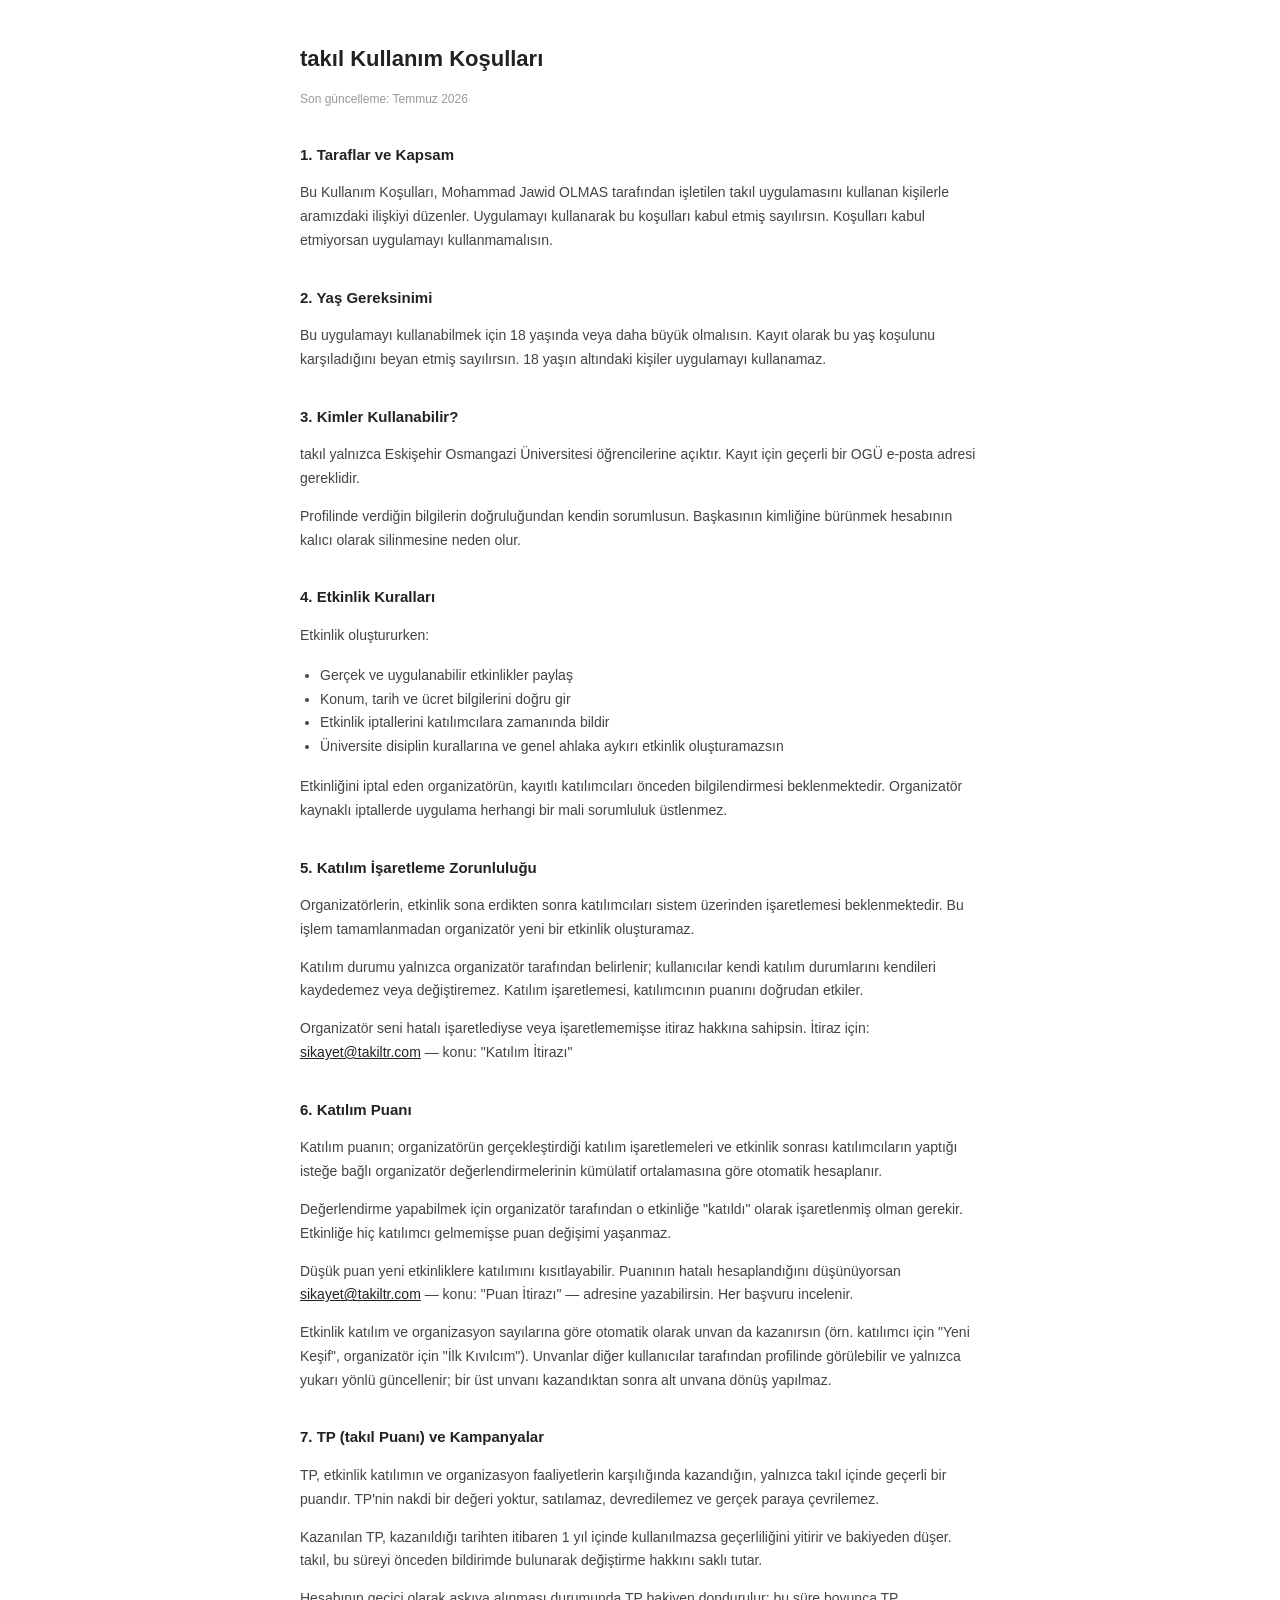
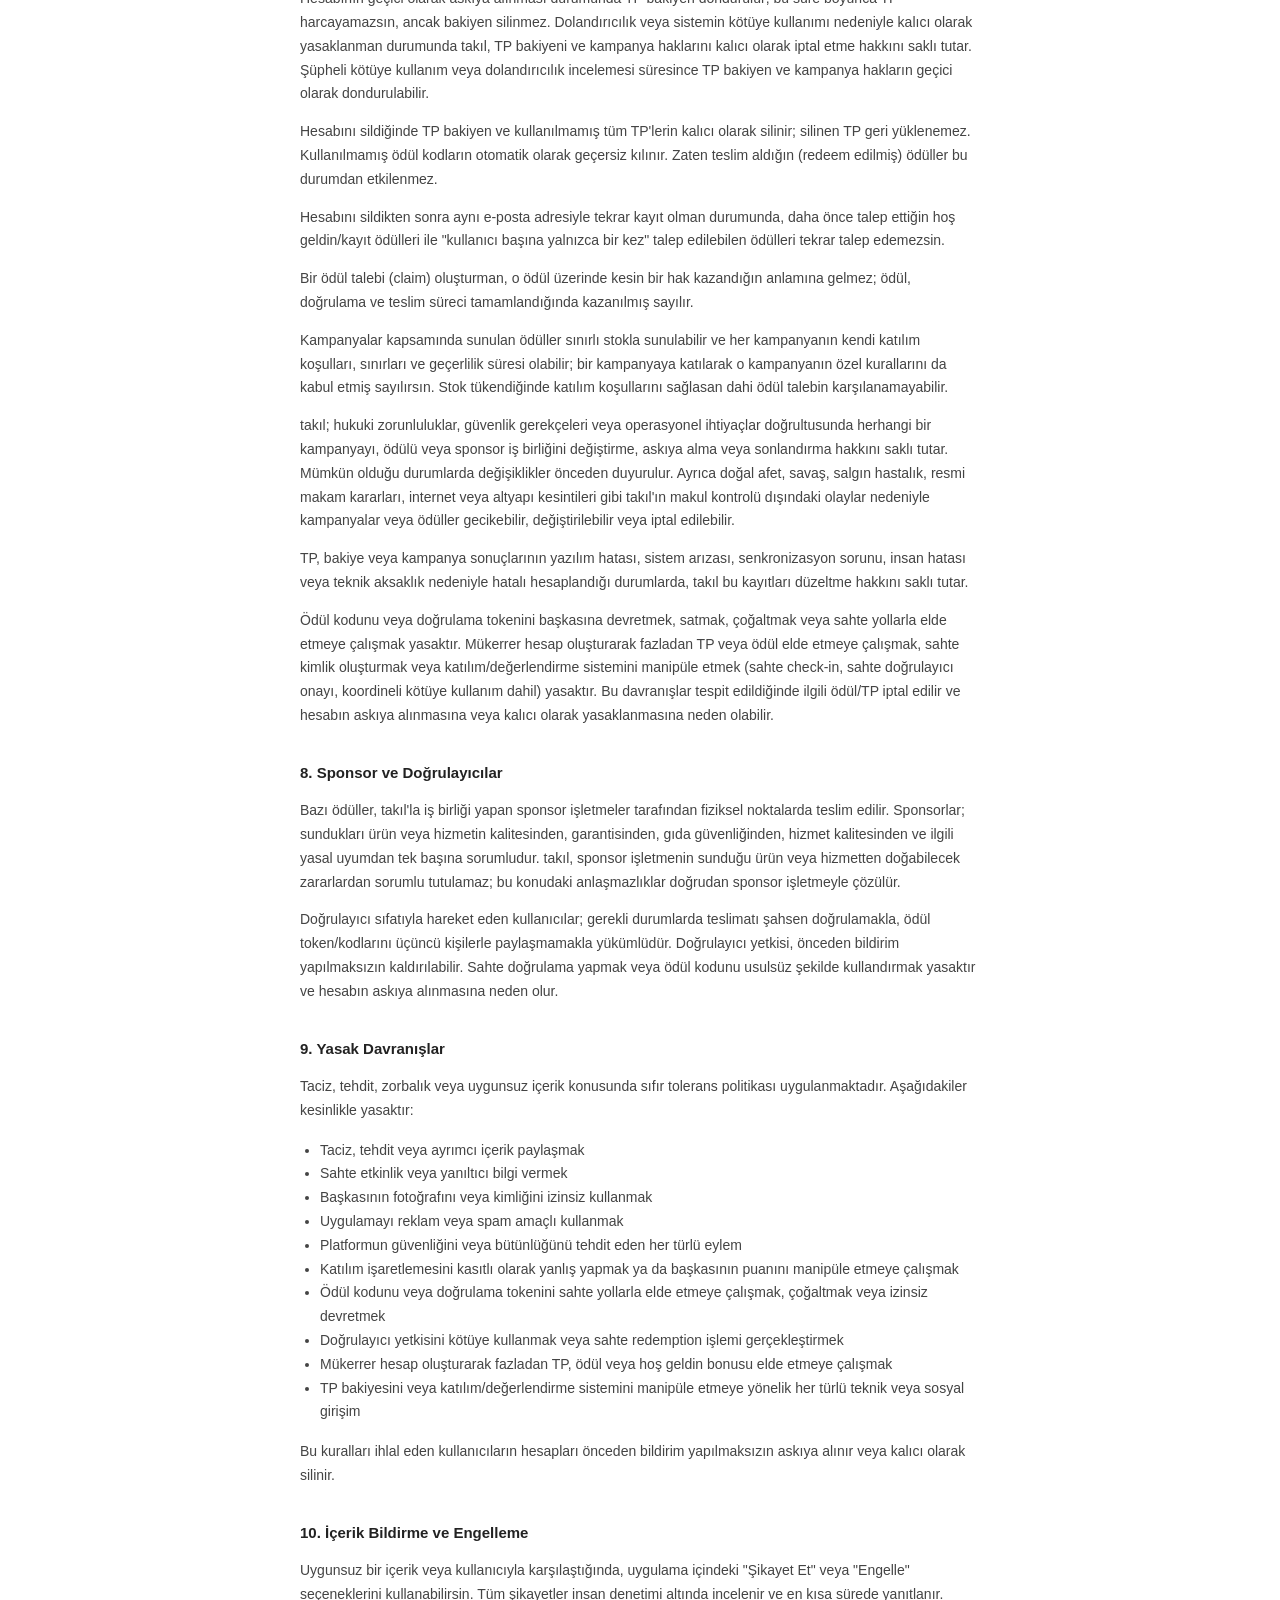
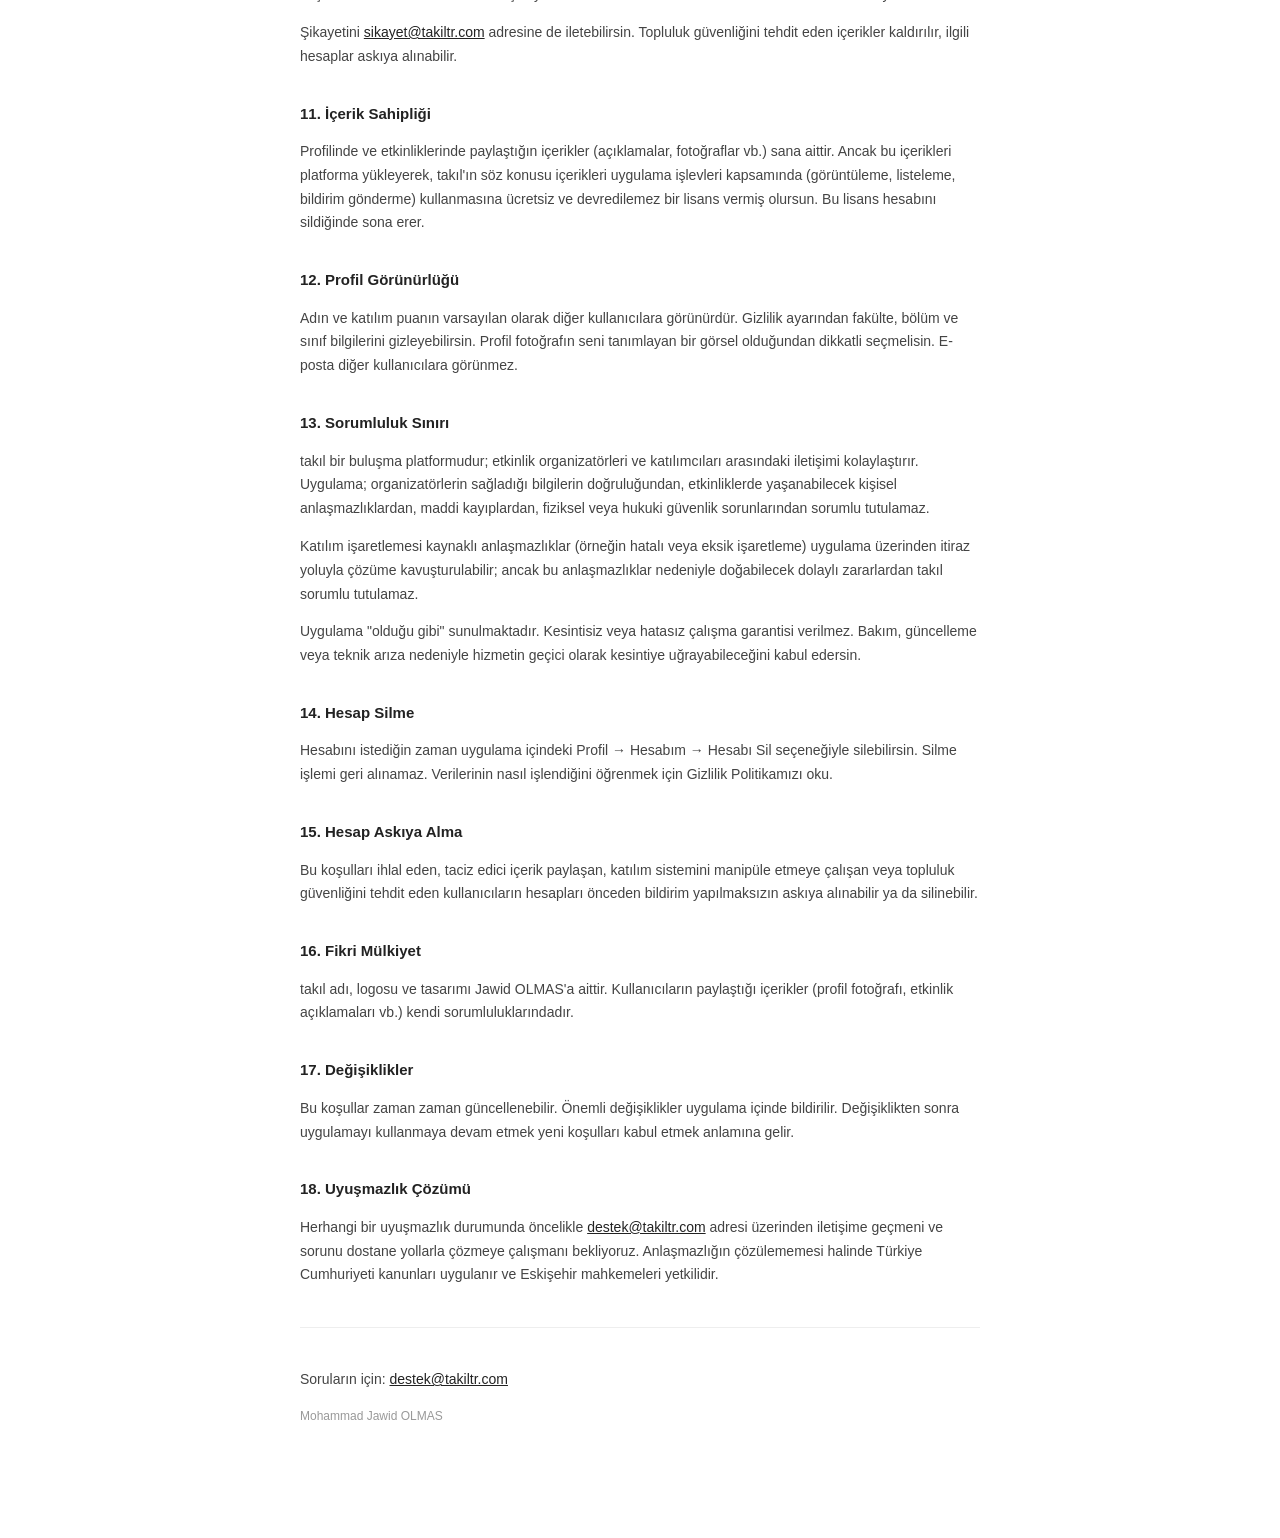
<file: terms.html>
<!DOCTYPE html>
<html lang="tr">
<head>
  <meta charset="UTF-8" />
  <meta name="viewport" content="width=device-width, initial-scale=1.0" />
  <title>Kullanım Koşulları — takıl OGÜ Etkinlik Uygulaması</title>
  <meta name="description" content="takıl kullanım koşulları. OGÜ öğrencileri için etkinlik platformu kuralları, katılım sistemi, TP ve kampanya kuralları, hesap politikası." />
  <meta name="robots" content="noindex, follow" />
  <link rel="canonical" href="https://takiltr.com/terms.html" />
<link rel="icon" type="image/png" href="/favicon.png" />
<link rel="apple-touch-icon" sizes="180x180" href="/mb-favicon.png" />
<link rel="icon" type="image/png" sizes="192x192" href="/mb-favicon.png" />
<link rel="icon" type="image/png" sizes="512x512" href="/mb-favicon.png" />
<meta name="theme-color" content="#ffffff" />
  <style>
    body { font-family: -apple-system, BlinkMacSystemFont, 'Segoe UI', sans-serif; max-width: 680px; margin: 40px auto; padding: 0 20px 60px; color: #222; line-height: 1.7; }
    h1 { font-size: 22px; margin-bottom: 4px; }
    h2 { font-size: 15px; margin-top: 32px; margin-bottom: 6px; }
    p, li { font-size: 14px; color: #444; }
    ul { padding-left: 20px; }
    a { color: #222; }
    .meta { font-size: 12px; color: #999; margin-bottom: 32px; }
    hr { border: none; border-top: 1px solid #eee; margin: 40px 0; }
  </style>
</head>
<body>

  <h1>takıl Kullanım Koşulları</h1>
  <p class="meta">Son güncelleme: Temmuz 2026</p>

  <h2>1. Taraflar ve Kapsam</h2>
  <p>Bu Kullanım Koşulları, Mohammad Jawid OLMAS tarafından işletilen takıl uygulamasını kullanan kişilerle aramızdaki ilişkiyi düzenler. Uygulamayı kullanarak bu koşulları kabul etmiş sayılırsın. Koşulları kabul etmiyorsan uygulamayı kullanmamalısın.</p>

  <h2>2. Yaş Gereksinimi</h2>
  <p>Bu uygulamayı kullanabilmek için 18 yaşında veya daha büyük olmalısın. Kayıt olarak bu yaş koşulunu karşıladığını beyan etmiş sayılırsın. 18 yaşın altındaki kişiler uygulamayı kullanamaz.</p>

  <h2>3. Kimler Kullanabilir?</h2>
  <p>takıl yalnızca Eskişehir Osmangazi Üniversitesi öğrencilerine açıktır. Kayıt için geçerli bir OGÜ e-posta adresi gereklidir.</p>
  <p>Profilinde verdiğin bilgilerin doğruluğundan kendin sorumlusun. Başkasının kimliğine bürünmek hesabının kalıcı olarak silinmesine neden olur.</p>

  <h2>4. Etkinlik Kuralları</h2>
  <p>Etkinlik oluştururken:</p>
  <ul>
    <li>Gerçek ve uygulanabilir etkinlikler paylaş</li>
    <li>Konum, tarih ve ücret bilgilerini doğru gir</li>
    <li>Etkinlik iptallerini katılımcılara zamanında bildir</li>
    <li>Üniversite disiplin kurallarına ve genel ahlaka aykırı etkinlik oluşturamazsın</li>
  </ul>
  <p>Etkinliğini iptal eden organizatörün, kayıtlı katılımcıları önceden bilgilendirmesi beklenmektedir. Organizatör kaynaklı iptallerde uygulama herhangi bir mali sorumluluk üstlenmez.</p>

  <h2>5. Katılım İşaretleme Zorunluluğu</h2>
  <p>Organizatörlerin, etkinlik sona erdikten sonra katılımcıları sistem üzerinden işaretlemesi beklenmektedir. Bu işlem tamamlanmadan organizatör yeni bir etkinlik oluşturamaz.</p>
  <p>Katılım durumu yalnızca organizatör tarafından belirlenir; kullanıcılar kendi katılım durumlarını kendileri kaydedemez veya değiştiremez. Katılım işaretlemesi, katılımcının puanını doğrudan etkiler.</p>
  <p>Organizatör seni hatalı işaretlediyse veya işaretlememişse itiraz hakkına sahipsin. İtiraz için: <a href="mailto:sikayet@takiltr.com">sikayet@takiltr.com</a> — konu: "Katılım İtirazı"</p>

  <h2>6. Katılım Puanı</h2>
  <p>Katılım puanın; organizatörün gerçekleştirdiği katılım işaretlemeleri ve etkinlik sonrası katılımcıların yaptığı isteğe bağlı organizatör değerlendirmelerinin kümülatif ortalamasına göre otomatik hesaplanır.</p>
  <p>Değerlendirme yapabilmek için organizatör tarafından o etkinliğe "katıldı" olarak işaretlenmiş olman gerekir. Etkinliğe hiç katılımcı gelmemişse puan değişimi yaşanmaz.</p>
  <p>Düşük puan yeni etkinliklere katılımını kısıtlayabilir. Puanının hatalı hesaplandığını düşünüyorsan <a href="mailto:sikayet@takiltr.com">sikayet@takiltr.com</a> — konu: "Puan İtirazı" — adresine yazabilirsin. Her başvuru incelenir.</p>
  <p>Etkinlik katılım ve organizasyon sayılarına göre otomatik olarak unvan da kazanırsın (örn. katılımcı için "Yeni Keşif", organizatör için "İlk Kıvılcım"). Unvanlar diğer kullanıcılar tarafından profilinde görülebilir ve yalnızca yukarı yönlü güncellenir; bir üst unvanı kazandıktan sonra alt unvana dönüş yapılmaz.</p>

  <h2>7. TP (takıl Puanı) ve Kampanyalar</h2>
  <p>TP, etkinlik katılımın ve organizasyon faaliyetlerin karşılığında kazandığın, yalnızca takıl içinde geçerli bir puandır. TP'nin nakdi bir değeri yoktur, satılamaz, devredilemez ve gerçek paraya çevrilemez.</p>
  <p>Kazanılan TP, kazanıldığı tarihten itibaren 1 yıl içinde kullanılmazsa geçerliliğini yitirir ve bakiyeden düşer. takıl, bu süreyi önceden bildirimde bulunarak değiştirme hakkını saklı tutar.</p>
  <p>Hesabının geçici olarak askıya alınması durumunda TP bakiyen dondurulur; bu süre boyunca TP harcayamazsın, ancak bakiyen silinmez. Dolandırıcılık veya sistemin kötüye kullanımı nedeniyle kalıcı olarak yasaklanman durumunda takıl, TP bakiyeni ve kampanya haklarını kalıcı olarak iptal etme hakkını saklı tutar. Şüpheli kötüye kullanım veya dolandırıcılık incelemesi süresince TP bakiyen ve kampanya hakların geçici olarak dondurulabilir.</p>
  <p>Hesabını sildiğinde TP bakiyen ve kullanılmamış tüm TP'lerin kalıcı olarak silinir; silinen TP geri yüklenemez. Kullanılmamış ödül kodların otomatik olarak geçersiz kılınır. Zaten teslim aldığın (redeem edilmiş) ödüller bu durumdan etkilenmez.</p>
  <p>Hesabını sildikten sonra aynı e-posta adresiyle tekrar kayıt olman durumunda, daha önce talep ettiğin hoş geldin/kayıt ödülleri ile "kullanıcı başına yalnızca bir kez" talep edilebilen ödülleri tekrar talep edemezsin.</p>
  <p>Bir ödül talebi (claim) oluşturman, o ödül üzerinde kesin bir hak kazandığın anlamına gelmez; ödül, doğrulama ve teslim süreci tamamlandığında kazanılmış sayılır.</p>
  <p>Kampanyalar kapsamında sunulan ödüller sınırlı stokla sunulabilir ve her kampanyanın kendi katılım koşulları, sınırları ve geçerlilik süresi olabilir; bir kampanyaya katılarak o kampanyanın özel kurallarını da kabul etmiş sayılırsın. Stok tükendiğinde katılım koşullarını sağlasan dahi ödül talebin karşılanamayabilir.</p>
  <p>takıl; hukuki zorunluluklar, güvenlik gerekçeleri veya operasyonel ihtiyaçlar doğrultusunda herhangi bir kampanyayı, ödülü veya sponsor iş birliğini değiştirme, askıya alma veya sonlandırma hakkını saklı tutar. Mümkün olduğu durumlarda değişiklikler önceden duyurulur. Ayrıca doğal afet, savaş, salgın hastalık, resmi makam kararları, internet veya altyapı kesintileri gibi takıl'ın makul kontrolü dışındaki olaylar nedeniyle kampanyalar veya ödüller gecikebilir, değiştirilebilir veya iptal edilebilir.</p>
  <p>TP, bakiye veya kampanya sonuçlarının yazılım hatası, sistem arızası, senkronizasyon sorunu, insan hatası veya teknik aksaklık nedeniyle hatalı hesaplandığı durumlarda, takıl bu kayıtları düzeltme hakkını saklı tutar.</p>
  <p>Ödül kodunu veya doğrulama tokenini başkasına devretmek, satmak, çoğaltmak veya sahte yollarla elde etmeye çalışmak yasaktır. Mükerrer hesap oluşturarak fazladan TP veya ödül elde etmeye çalışmak, sahte kimlik oluşturmak veya katılım/değerlendirme sistemini manipüle etmek (sahte check-in, sahte doğrulayıcı onayı, koordineli kötüye kullanım dahil) yasaktır. Bu davranışlar tespit edildiğinde ilgili ödül/TP iptal edilir ve hesabın askıya alınmasına veya kalıcı olarak yasaklanmasına neden olabilir.</p>

  <h2>8. Sponsor ve Doğrulayıcılar</h2>
  <p>Bazı ödüller, takıl'la iş birliği yapan sponsor işletmeler tarafından fiziksel noktalarda teslim edilir. Sponsorlar; sundukları ürün veya hizmetin kalitesinden, garantisinden, gıda güvenliğinden, hizmet kalitesinden ve ilgili yasal uyumdan tek başına sorumludur. takıl, sponsor işletmenin sunduğu ürün veya hizmetten doğabilecek zararlardan sorumlu tutulamaz; bu konudaki anlaşmazlıklar doğrudan sponsor işletmeyle çözülür.</p>
  <p>Doğrulayıcı sıfatıyla hareket eden kullanıcılar; gerekli durumlarda teslimatı şahsen doğrulamakla, ödül token/kodlarını üçüncü kişilerle paylaşmamakla yükümlüdür. Doğrulayıcı yetkisi, önceden bildirim yapılmaksızın kaldırılabilir. Sahte doğrulama yapmak veya ödül kodunu usulsüz şekilde kullandırmak yasaktır ve hesabın askıya alınmasına neden olur.</p>

  <h2>9. Yasak Davranışlar</h2>
  <p>Taciz, tehdit, zorbalık veya uygunsuz içerik konusunda sıfır tolerans politikası uygulanmaktadır. Aşağıdakiler kesinlikle yasaktır:</p>
  <ul>
    <li>Taciz, tehdit veya ayrımcı içerik paylaşmak</li>
    <li>Sahte etkinlik veya yanıltıcı bilgi vermek</li>
    <li>Başkasının fotoğrafını veya kimliğini izinsiz kullanmak</li>
    <li>Uygulamayı reklam veya spam amaçlı kullanmak</li>
    <li>Platformun güvenliğini veya bütünlüğünü tehdit eden her türlü eylem</li>
    <li>Katılım işaretlemesini kasıtlı olarak yanlış yapmak ya da başkasının puanını manipüle etmeye çalışmak</li>
    <li>Ödül kodunu veya doğrulama tokenini sahte yollarla elde etmeye çalışmak, çoğaltmak veya izinsiz devretmek</li>
    <li>Doğrulayıcı yetkisini kötüye kullanmak veya sahte redemption işlemi gerçekleştirmek</li>
    <li>Mükerrer hesap oluşturarak fazladan TP, ödül veya hoş geldin bonusu elde etmeye çalışmak</li>
    <li>TP bakiyesini veya katılım/değerlendirme sistemini manipüle etmeye yönelik her türlü teknik veya sosyal girişim</li>
  </ul>
  <p>Bu kuralları ihlal eden kullanıcıların hesapları önceden bildirim yapılmaksızın askıya alınır veya kalıcı olarak silinir.</p>

  <h2>10. İçerik Bildirme ve Engelleme</h2>
  <p>Uygunsuz bir içerik veya kullanıcıyla karşılaştığında, uygulama içindeki "Şikayet Et" veya "Engelle" seçeneklerini kullanabilirsin. Tüm şikayetler insan denetimi altında incelenir ve en kısa sürede yanıtlanır.</p>
  <p>Şikayetini <a href="mailto:sikayet@takiltr.com">sikayet@takiltr.com</a> adresine de iletebilirsin. Topluluk güvenliğini tehdit eden içerikler kaldırılır, ilgili hesaplar askıya alınabilir.</p>

  <h2>11. İçerik Sahipliği</h2>
  <p>Profilinde ve etkinliklerinde paylaştığın içerikler (açıklamalar, fotoğraflar vb.) sana aittir. Ancak bu içerikleri platforma yükleyerek, takıl'ın söz konusu içerikleri uygulama işlevleri kapsamında (görüntüleme, listeleme, bildirim gönderme) kullanmasına ücretsiz ve devredilemez bir lisans vermiş olursun. Bu lisans hesabını sildiğinde sona erer.</p>

  <h2>12. Profil Görünürlüğü</h2>
  <p>Adın ve katılım puanın varsayılan olarak diğer kullanıcılara görünürdür. Gizlilik ayarından fakülte, bölüm ve sınıf bilgilerini gizleyebilirsin. Profil fotoğrafın seni tanımlayan bir görsel olduğundan dikkatli seçmelisin. E-posta diğer kullanıcılara görünmez.</p>

  <h2>13. Sorumluluk Sınırı</h2>
  <p>takıl bir buluşma platformudur; etkinlik organizatörleri ve katılımcıları arasındaki iletişimi kolaylaştırır. Uygulama; organizatörlerin sağladığı bilgilerin doğruluğundan, etkinliklerde yaşanabilecek kişisel anlaşmazlıklardan, maddi kayıplardan, fiziksel veya hukuki güvenlik sorunlarından sorumlu tutulamaz.</p>
  <p>Katılım işaretlemesi kaynaklı anlaşmazlıklar (örneğin hatalı veya eksik işaretleme) uygulama üzerinden itiraz yoluyla çözüme kavuşturulabilir; ancak bu anlaşmazlıklar nedeniyle doğabilecek dolaylı zararlardan takıl sorumlu tutulamaz.</p>
  <p>Uygulama "olduğu gibi" sunulmaktadır. Kesintisiz veya hatasız çalışma garantisi verilmez. Bakım, güncelleme veya teknik arıza nedeniyle hizmetin geçici olarak kesintiye uğrayabileceğini kabul edersin.</p>

  <h2>14. Hesap Silme</h2>
  <p>Hesabını istediğin zaman uygulama içindeki Profil → Hesabım → Hesabı Sil seçeneğiyle silebilirsin. Silme işlemi geri alınamaz. Verilerinin nasıl işlendiğini öğrenmek için Gizlilik Politikamızı oku.</p>

  <h2>15. Hesap Askıya Alma</h2>
  <p>Bu koşulları ihlal eden, taciz edici içerik paylaşan, katılım sistemini manipüle etmeye çalışan veya topluluk güvenliğini tehdit eden kullanıcıların hesapları önceden bildirim yapılmaksızın askıya alınabilir ya da silinebilir.</p>

  <h2>16. Fikri Mülkiyet</h2>
  <p>takıl adı, logosu ve tasarımı Jawid OLMAS'a aittir. Kullanıcıların paylaştığı içerikler (profil fotoğrafı, etkinlik açıklamaları vb.) kendi sorumluluklarındadır.</p>

  <h2>17. Değişiklikler</h2>
  <p>Bu koşullar zaman zaman güncellenebilir. Önemli değişiklikler uygulama içinde bildirilir. Değişiklikten sonra uygulamayı kullanmaya devam etmek yeni koşulları kabul etmek anlamına gelir.</p>

  <h2>18. Uyuşmazlık Çözümü</h2>
  <p>Herhangi bir uyuşmazlık durumunda öncelikle <a href="mailto:destek@takiltr.com">destek@takiltr.com</a> adresi üzerinden iletişime geçmeni ve sorunu dostane yollarla çözmeye çalışmanı bekliyoruz. Anlaşmazlığın çözülememesi halinde Türkiye Cumhuriyeti kanunları uygulanır ve Eskişehir mahkemeleri yetkilidir.</p>

  <hr />
  <p>Soruların için: <a href="mailto:destek@takiltr.com">destek@takiltr.com</a></p>
  <p style="font-size:12px; color:#999;">Mohammad Jawid OLMAS</p>

</body>
</html>
</file>
<file: takil.css>
/* ============================================================
   takil.css — shared design system
   OLMAS Systems · 2025–2026
   ============================================================ */

*, *::before, *::after { box-sizing: border-box; margin: 0; padding: 0; }

:root {
  --bg:         #ffffff;
  --bg-soft:    #f5f5f7;
  --bg-mid:     #ebebf0;
  --border:     #d2d2d7;
  --border-l:   #e8e8ed;
  --text-1:     #1d1d1f;
  --text-2:     #6e6e73;
  --text-3:     #aeaeb2;
  --accent:     #FF4B1F;
  --accent-soft: rgba(255, 75, 31, 0.08);
  --accent-mid:  rgba(255, 75, 31, 0.20);

  --nav-h:      52px;
  --max-w:      960px;
  --max-w-wide: 1120px;
}

html { scroll-behavior: smooth; }

body {
  background: var(--bg);
  color: var(--text-1);
  font-family: 'Bricolage Grotesque', -apple-system, BlinkMacSystemFont, 'Helvetica Neue', Arial, sans-serif;
  font-size: 15px;
  line-height: 1.7;
  -webkit-font-smoothing: antialiased;
  -moz-osx-font-smoothing: grayscale;
}

/* ── NAVIGATION ─────────────────────────────────────────── */

nav {
  position: fixed; top: 0; left: 0; right: 0; z-index: 200;
  display: flex; align-items: center; justify-content: space-between;
  padding: 0 48px;
  height: var(--nav-h);
  background: rgba(255,255,255,0.88);
  backdrop-filter: saturate(180%) blur(20px);
  -webkit-backdrop-filter: saturate(180%) blur(20px);
  border-bottom: 1px solid rgba(0,0,0,0.07);
}

.nav-logo {
  font-size: 17px; font-weight: 600; letter-spacing: -0.4px;
  color: var(--text-1); text-decoration: none;
  flex-shrink: 0;
}

.nav-links {
  display: flex; align-items: center; gap: 28px;
}

.nav-links a {
  font-size: 13px; color: var(--text-2);
  text-decoration: none; transition: color 0.15s;
  white-space: nowrap;
}

.nav-links a:hover { color: var(--text-1); }

.nav-cta,
.nav-links a.nav-cta {
  display: inline-flex; align-items: center;
  background: var(--accent); color: #fff !important;
  font-size: 13px !important; font-weight: 700;
  padding: 7px 16px; border-radius: 980px;
  transition: opacity 0.15s;
  text-decoration: none;
}

.nav-cta:hover { opacity: 0.88; }

.nav-back {
  font-size: 13px; color: var(--text-2);
  text-decoration: none; transition: color 0.15s;
  display: inline-flex; align-items: center; gap: 5px;
}

.nav-back:hover { color: var(--text-1); }

/* ── HAMBURGER ──────────────────────────────────────────── */

.nav-hamburger {
  display: none;
  flex-direction: column;
  justify-content: center;
  gap: 5px;
  width: 36px; height: 36px;
  cursor: pointer;
  background: none; border: none; padding: 4px;
}
.nav-hamburger span {
  display: block; width: 22px; height: 2px;
  background: var(--text-1); border-radius: 2px;
  transition: transform 0.25s, opacity 0.25s;
  transform-origin: center;
}
.nav-hamburger.open span:nth-child(1) { transform: translateY(7px) rotate(45deg); }
.nav-hamburger.open span:nth-child(2) { opacity: 0; }
.nav-hamburger.open span:nth-child(3) { transform: translateY(-7px) rotate(-45deg); }

/* Mobile nav overlay */
.mobile-menu {
  display: none;
  position: fixed;
  top: var(--nav-h); left: 0; right: 0; bottom: 0;
  background: rgba(255,255,255,0.97);
  backdrop-filter: blur(20px);
  -webkit-backdrop-filter: blur(20px);
  z-index: 150;
  flex-direction: column;
  align-items: flex-start;
  padding: 32px 28px;
  gap: 4px;
}
.mobile-menu.open { display: flex; }
.mobile-menu a {
  font-size: 26px; font-weight: 800; letter-spacing: -1px;
  color: var(--text-1); text-decoration: none;
  padding: 10px 0; border-bottom: 1px solid var(--border-l);
  width: 100%; transition: color 0.15s;
}
.mobile-menu a:last-child { border-bottom: none; }
.mobile-menu a.mobile-cta { color: var(--accent); font-size: 26px; }

@media (max-width: 768px) {
  .nav-links { display: none; }
  .nav-hamburger { display: flex; }
}

/* ── BUTTONS ────────────────────────────────────────────── */

.btn-primary {
  display: inline-flex; align-items: center;
  background: var(--accent); color: #fff;
  font-size: 14px; font-weight: 700;
  padding: 11px 24px; border-radius: 980px;
  text-decoration: none; transition: opacity 0.15s;
  cursor: pointer; border: none; font-family: inherit;
  letter-spacing: -0.1px;
}

.btn-primary:hover { opacity: 0.88; }

.btn-ghost {
  display: inline-flex; align-items: center;
  background: transparent; color: var(--text-1);
  font-size: 14px; font-weight: 400;
  padding: 11px 24px; border-radius: 980px;
  text-decoration: none;
  border: 1px solid var(--border);
  transition: border-color 0.15s, color 0.15s;
  cursor: pointer; font-family: inherit;
  letter-spacing: -0.1px;
}

.btn-ghost:hover { border-color: var(--text-2); }

/* ── LAYOUT PRIMITIVES ──────────────────────────────────── */

.container {
  max-width: var(--max-w);
  margin: 0 auto;
  padding-left: 24px;
  padding-right: 24px;
}

.container--wide {
  max-width: var(--max-w-wide);
  margin: 0 auto;
  padding-left: 24px;
  padding-right: 24px;
}

.divider {
  border: none;
  border-top: 1px solid var(--border-l);
  max-width: var(--max-w);
  margin: 0 auto;
}

.divider--wide {
  border: none;
  border-top: 1px solid var(--border-l);
  max-width: var(--max-w-wide);
  margin: 0 auto;
}

section {
  max-width: var(--max-w);
  margin: 0 auto;
  padding: 96px 24px;
}

/* ── TYPOGRAPHY TOKENS ──────────────────────────────────── */

.label {
  font-size: 11px; font-weight: 500;
  letter-spacing: 1px; text-transform: uppercase;
  color: var(--text-3);
}

.section-title {
  font-size: clamp(32px, 4vw, 48px);
  font-weight: 700; line-height: 1.06;
  letter-spacing: -1.5px;
  color: var(--text-1);
}

.section-title em { font-style: normal; color: var(--text-2); }

.section-body {
  font-size: 16px; color: var(--text-2);
  line-height: 1.7;
}

/* ── HERO (shared base) ─────────────────────────────────── */

.hero-eyebrow {
  display: inline-flex; align-items: center; gap: 8px;
  font-size: 12px; font-weight: 500; letter-spacing: 0.2px;
  color: var(--text-2);
  background: var(--bg-soft);
  border: 1px solid var(--border-l);
  border-radius: 100px;
  padding: 5px 14px;
}

/* ── FEATURES GRID ──────────────────────────────────────── */

.features-grid {
  display: grid; grid-template-columns: repeat(3, 1fr);
  border: 1px solid var(--border-l);
  border-radius: 18px; overflow: hidden;
  margin-top: 48px;
}

.feature-item {
  padding: 36px 28px;
  border-right: 1px solid var(--border-l);
  border-bottom: 1px solid var(--border-l);
  transition: background 0.15s;
}

.feature-item:hover { background: var(--bg-soft); }
.feature-item:nth-child(3n)  { border-right: none; }
.feature-item:nth-child(n+4) { border-bottom: none; }

.feature-icon { display: block; margin-bottom: 16px; color: var(--text-3); }
.feature-title { font-size: 14px; font-weight: 600; color: var(--text-1); margin-bottom: 6px; }
.feature-desc  { font-size: 13px; color: var(--text-2); line-height: 1.6; }

/* ── BENEFITS GRID (ambassadors) ────────────────────────── */

.benefits-grid {
  display: grid; grid-template-columns: repeat(3, 1fr);
  border: 1px solid var(--border-l);
  border-radius: 18px; overflow: hidden;
  margin-top: 48px;
}

.benefit-item {
  padding: 36px 28px;
  border-right: 1px solid var(--border-l);
  border-bottom: 1px solid var(--border-l);
  transition: background 0.15s;
}

.benefit-item:hover { background: var(--bg-soft); }
.benefit-item:nth-child(3n)  { border-right: none; }
.benefit-item:nth-child(n+4) { border-bottom: none; }

.benefit-icon  { display: block; margin-bottom: 18px; color: var(--text-3); }
.benefit-title { font-size: 14px; font-weight: 600; color: var(--text-1); margin-bottom: 8px; }
.benefit-desc  { font-size: 13px; color: var(--text-2); line-height: 1.6; }

/* ── APP CARD / MISSION CARDS ───────────────────────────── */

.app-card {
  background: var(--bg);
  border: 1px solid var(--border-l);
  border-radius: 20px;
  padding: 22px 20px;
  box-shadow: 0 1px 8px rgba(0,0,0,0.04), 0 4px 20px rgba(0,0,0,0.04);
}

.card-label {
  font-size: 10px; font-weight: 600;
  letter-spacing: 1px; text-transform: uppercase;
  color: var(--text-3); margin-bottom: 10px;
}

.card-title { font-size: 14px; font-weight: 600; color: var(--text-1); margin-bottom: 4px; }
.card-meta  { font-size: 12px; color: var(--text-2); line-height: 1.5; }

.card-score {
  display: inline-flex; align-items: center; gap: 5px;
  background: var(--bg-soft); border: 1px solid var(--border-l);
  border-radius: 100px; padding: 3px 10px;
  font-size: 11px; font-weight: 600; color: var(--text-1);
  margin-top: 12px;
}

.card-pill {
  display: inline-block;
  background: var(--bg-soft); border: 1px solid var(--border-l);
  border-radius: 6px; padding: 4px 10px;
  font-size: 11px; color: var(--text-2);
  margin: 3px 3px 0 0;
}

/* ── STATS BAR ──────────────────────────────────────────── */

.stats-row {
  display: grid; grid-template-columns: repeat(3, 1fr);
  border: 1px solid var(--border-l);
  border-radius: 18px; overflow: hidden;
}

.stat-item {
  padding: 40px 32px; text-align: center;
  border-right: 1px solid var(--border-l);
}

.stat-item:last-child { border-right: none; }

.stat-num {
  font-size: 52px; font-weight: 700; line-height: 1;
  color: var(--text-1); letter-spacing: -2px;
}

.stat-desc { font-size: 13px; color: var(--text-2); margin-top: 8px; }

/* ── FOUNDER ────────────────────────────────────────────── */

.founder-wrap {
  display: grid; grid-template-columns: 1fr 1.7fr;
  gap: 72px; align-items: start;
}

.founder-card {
  background: var(--bg-soft);
  border: 1px solid var(--border-l);
  border-radius: 20px; padding: 36px 28px;
}

.founder-avatar {
  width: 64px; height: 64px; border-radius: 50%;
  background: var(--text-1);
  display: flex; align-items: center; justify-content: center;
  font-size: 20px; font-weight: 700; color: #fff;
  margin-bottom: 18px; overflow: hidden;
}

.founder-avatar img {
  width: 100%; height: 100%;
  object-fit: cover; object-position: center;
  border-radius: 50%; display: block;
}

.founder-name { font-size: 18px; font-weight: 600; color: var(--text-1); margin-bottom: 4px; }
.founder-role { font-size: 12px; color: var(--text-2); margin-bottom: 18px; }

.founder-bio {
  font-size: 13px; color: var(--text-2);
  line-height: 1.7; margin-bottom: 22px;
}

.founder-bio a { color: var(--text-1); }

.founder-tags { display: flex; flex-wrap: wrap; gap: 7px; }

.founder-tag {
  background: var(--bg); border: 1px solid var(--border-l);
  border-radius: 6px; padding: 4px 10px;
  font-size: 11px; color: var(--text-2); font-weight: 500;
}

.founder-story h3 {
  font-size: 26px; font-weight: 700; letter-spacing: -0.5px;
  color: var(--text-1); line-height: 1.25; margin-bottom: 24px;
}

.founder-story p {
  font-size: 15px; color: var(--text-2);
  line-height: 1.75; margin-bottom: 16px;
}

.founder-story p:last-child { margin-bottom: 0; }

/* ── COMPANY ────────────────────────────────────────────── */

.company-wrap {
  background: var(--bg-soft); border: 1px solid var(--border-l);
  border-radius: 20px; padding: 56px;
}

.company-header {
  display: flex; align-items: center; gap: 18px;
  margin-bottom: 40px; padding-bottom: 40px;
  border-bottom: 1px solid var(--border-l);
}

.company-logo {
  width: 52px; height: 52px;
  background: var(--text-1); border-radius: 12px;
  display: flex; align-items: center; justify-content: center;
  font-size: 18px; font-weight: 700; color: #fff;
  overflow: hidden; flex-shrink: 0;
}

.company-logo img { width: 100%; height: 100%; object-fit: cover; display: block; }

.company-name    { font-size: 17px; font-weight: 600; color: var(--text-1); }
.company-tagline { font-size: 12px; color: var(--text-3); margin-top: 2px; }

.company-grid { display: grid; grid-template-columns: 1fr 1fr; gap: 32px; }

.company-item-label {
  font-size: 10px; font-weight: 600;
  letter-spacing: 1px; text-transform: uppercase;
  color: var(--text-3); margin-bottom: 6px;
}

.company-item-value { font-size: 14px; color: var(--text-1); line-height: 1.55; }

/* ── CONTACT GRID ───────────────────────────────────────── */

.contact-grid {
  display: grid; grid-template-columns: repeat(3, 1fr);
  border: 1px solid var(--border-l);
  border-radius: 18px; overflow: hidden;
  margin-top: 48px;
}

.contact-item {
  padding: 32px 26px;
  border-right: 1px solid var(--border-l);
  transition: background 0.15s;
}

.contact-item:last-child { border-right: none; }
.contact-item:hover { background: var(--bg-soft); }

.contact-type {
  font-size: 10px; font-weight: 600;
  letter-spacing: 1px; text-transform: uppercase;
  color: var(--text-3); margin-bottom: 10px;
}

.contact-value {
  font-size: 14px; font-weight: 500;
  color: var(--text-1); text-decoration: none; word-break: break-all;
  display: block; margin-bottom: 5px;
}

.contact-value:hover { text-decoration: underline; }
.contact-desc { font-size: 12px; color: var(--text-3); }

/* ── FORMS ──────────────────────────────────────────────── */

.form-wrap {
  max-width: 680px;
  background: var(--bg-soft); border: 1px solid var(--border-l);
  border-radius: 20px; padding: 48px;
  margin-top: 56px;
}

.form-header { margin-bottom: 36px; }

.form-header h3 {
  font-size: 22px; font-weight: 700; letter-spacing: -0.5px;
  color: var(--text-1); margin-bottom: 8px;
}

.form-header p { font-size: 14px; color: var(--text-2); }

.form-grid {
  display: grid; grid-template-columns: 1fr 1fr;
  gap: 20px; margin-bottom: 28px;
}

.form-group { display: flex; flex-direction: column; gap: 6px; }

.form-label {
  font-size: 12px; font-weight: 500; letter-spacing: 0.1px;
  color: var(--text-1);
}

.form-input,
.form-select {
  appearance: none;
  -webkit-appearance: none;
  width: 100%;
  background: var(--bg);
  border: 1px solid var(--border-l);
  border-radius: 10px;
  padding: 11px 14px;
  font-size: 14px; color: var(--text-1);
  font-family: inherit;
  transition: border-color 0.15s, box-shadow 0.15s;
  outline: none;
}

.form-input::placeholder { color: var(--text-3); }

.form-input:focus,
.form-select:focus {
  border-color: var(--border);
  box-shadow: 0 0 0 3px rgba(0,0,0,0.06);
}

.form-input.error { border-color: #e0352b; }

.form-select-wrap { position: relative; }

.form-select-wrap::after {
  content: '';
  position: absolute; right: 14px; top: 50%;
  transform: translateY(-50%);
  width: 0; height: 0;
  border-left: 4px solid transparent;
  border-right: 4px solid transparent;
  border-top: 5px solid var(--text-3);
  pointer-events: none;
}

.field-error {
  display: none;
  font-size: 12px; color: #e0352b;
}

.kvkk-box {
  background: var(--bg); border: 1px solid var(--border-l);
  border-radius: 12px; padding: 24px;
  margin-bottom: 28px;
}

.kvkk-title {
  font-size: 12px; font-weight: 600; letter-spacing: 0.5px;
  text-transform: uppercase; color: var(--text-3); margin-bottom: 10px;
}

.kvkk-text {
  font-size: 13px; color: var(--text-2);
  line-height: 1.65; margin-bottom: 16px;
}

.kvkk-text a { color: var(--text-1); }

.checkbox-group { display: flex; flex-direction: column; gap: 10px; }

.checkbox-label {
  display: flex; align-items: flex-start; gap: 10px;
  font-size: 13px; color: var(--text-2); line-height: 1.55;
  cursor: pointer;
}

.checkbox-label input[type="checkbox"] {
  flex-shrink: 0; width: 16px; height: 16px;
  margin-top: 2px; cursor: pointer; accent-color: var(--text-1);
}

.form-footer {
  display: flex; align-items: center;
  justify-content: space-between; gap: 20px; flex-wrap: wrap;
}

.form-note { font-size: 12px; color: var(--text-3); max-width: 340px; }

/* ── SUCCESS STATE ──────────────────────────────────────── */

.success-state {
  display: none; text-align: center; padding: 64px 24px;
}

.success-state.visible { display: block; }

.success-icon {
  width: 48px; height: 48px; border-radius: 50%;
  background: var(--bg-mid); border: 1px solid var(--border-l);
  display: flex; align-items: center; justify-content: center;
  margin: 0 auto 20px; color: var(--text-1);
}

.success-title {
  font-size: 24px; font-weight: 700; letter-spacing: -0.5px;
  color: var(--text-1); margin-bottom: 12px;
}

.success-text { font-size: 15px; color: var(--text-2); line-height: 1.7; }

/* ── FOOTER ─────────────────────────────────────────────── */

footer {
  max-width: var(--max-w);
  margin: 0 auto;
  padding: 40px 24px 48px;
  display: flex; align-items: center;
  justify-content: space-between;
  flex-wrap: wrap; gap: 16px;
}

.footer-left {
  font-size: 15px; font-weight: 600;
  color: var(--text-1); letter-spacing: -0.3px;
}

.footer-links { display: flex; gap: 20px; flex-wrap: wrap; }

.footer-links a {
  font-size: 12px; color: var(--text-3);
  text-decoration: none; transition: color 0.15s;
}

.footer-links a:hover { color: var(--text-2); }

.footer-copy {
  font-size: 11px; color: var(--text-3);
  width: 100%;
}

/* ── PROSE (legal pages) ────────────────────────────────── */

.prose {
  max-width: 680px;
  padding: calc(var(--nav-h) + 72px) 24px 80px;
  margin: 0 auto;
}

.prose h1 {
  font-size: 28px; font-weight: 700; letter-spacing: -0.8px;
  color: var(--text-1); margin-bottom: 6px; line-height: 1.15;
}

.prose .meta {
  font-size: 12px; color: var(--text-3); margin-bottom: 48px;
}

.prose h2 {
  font-size: 15px; font-weight: 600;
  color: var(--text-1); margin-top: 40px; margin-bottom: 8px;
}

.prose p,
.prose li {
  font-size: 14px; color: var(--text-2); line-height: 1.75;
}

.prose ul { padding-left: 20px; margin-top: 8px; }
.prose ul li { margin-bottom: 4px; }
.prose a { color: var(--text-1); }

.prose hr {
  border: none; border-top: 1px solid var(--border-l);
  margin: 48px 0;
}

.prose .footer-note { font-size: 12px; color: var(--text-3); }

/* ── VIBE CARDS (ambassadors) ───────────────────────────── */

.vibe-wrap {
  display: grid; grid-template-columns: 1fr 1fr;
  gap: 24px; margin-top: 48px;
}

.vibe-card {
  background: var(--bg-soft);
  border: 1px solid var(--border-l);
  border-radius: 16px; padding: 32px 28px;
}

.vibe-card-title {
  font-size: 11px; font-weight: 600;
  text-transform: uppercase; letter-spacing: 1px;
  color: var(--text-3); margin-bottom: 20px;
}

.vibe-list { list-style: none; display: flex; flex-direction: column; gap: 12px; }

.vibe-list li {
  display: flex; align-items: flex-start; gap: 10px;
  font-size: 13px; color: var(--text-2); line-height: 1.55;
}

.vibe-list li::before {
  content: '';
  display: block; flex-shrink: 0;
  width: 5px; height: 5px;
  border-radius: 50%; background: var(--text-3);
  margin-top: 7px;
}

/* ── PROCESS STEPS (how-it-works) ───────────────────────── */

.steps-list { display: flex; flex-direction: column; gap: 0; margin-top: 64px; }

.step-row {
  display: grid; grid-template-columns: 64px 1fr;
  gap: 0 32px; padding: 40px 0;
  border-top: 1px solid var(--border-l);
}

.step-row:last-child { border-bottom: 1px solid var(--border-l); }

.step-num {
  font-size: 13px; font-weight: 600; color: var(--text-3);
  padding-top: 3px;
}

.step-content h3 {
  font-size: 20px; font-weight: 700; letter-spacing: -0.4px;
  color: var(--text-1); margin-bottom: 10px; line-height: 1.2;
}

.step-content p { font-size: 15px; color: var(--text-2); line-height: 1.7; }

/* ── SCORE SYSTEM EXPLAINER ─────────────────────────────── */

.score-explainer {
  background: var(--bg-soft); border: 1px solid var(--border-l);
  border-radius: 18px; padding: 48px;
  margin-top: 64px;
}

.score-explainer h3 {
  font-size: 22px; font-weight: 700; letter-spacing: -0.5px;
  color: var(--text-1); margin-bottom: 12px;
}

.score-explainer p { font-size: 15px; color: var(--text-2); line-height: 1.7; }

.score-scale {
  display: flex; gap: 2px; margin-top: 32px; height: 8px; border-radius: 100px; overflow: hidden;
}

.score-scale-block { flex: 1; }

.score-labels {
  display: flex; justify-content: space-between;
  margin-top: 10px;
}

.score-labels span { font-size: 11px; color: var(--text-3); }

/* ── RESPONSIVE ─────────────────────────────────────────── */

@media (max-width: 768px) {
  nav { padding: 0 20px; }
  .nav-links { display: none; }

  section { padding: 64px 20px; }

  .features-grid,
  .benefits-grid { grid-template-columns: 1fr; }

  .feature-item,
  .benefit-item {
    border-right: none;
    border-bottom: 1px solid var(--border-l);
  }

  .feature-item:last-child,
  .benefit-item:last-child { border-bottom: none; }

  .stats-row { grid-template-columns: 1fr; }
  .stat-item { border-right: none; border-bottom: 1px solid var(--border-l); }
  .stat-item:last-child { border-bottom: none; }

  .founder-wrap { grid-template-columns: 1fr; gap: 40px; }

  .company-wrap { padding: 28px 20px; }
  .company-grid { grid-template-columns: 1fr; gap: 24px; }

  .contact-grid { grid-template-columns: 1fr; }
  .contact-item { border-right: none; border-bottom: 1px solid var(--border-l); }
  .contact-item:last-child { border-bottom: none; }

  .form-wrap { padding: 28px 20px; }
  .form-grid { grid-template-columns: 1fr; }

  .form-footer { flex-direction: column; align-items: flex-start; }

  .vibe-wrap { grid-template-columns: 1fr; }

  .step-row { grid-template-columns: 40px 1fr; gap: 0 20px; }

  .score-explainer { padding: 28px 20px; }

  footer { flex-direction: column; align-items: flex-start; }
  .footer-links { flex-wrap: wrap; }

  .prose { padding: calc(var(--nav-h) + 48px) 20px 64px; }
}

@media (max-width: 480px) {
  .stat-num { font-size: 40px; }
  .section-title { letter-spacing: -1px; }
}

/* ── MOBILE MENU BRAND FOOTER ── */
.mobile-menu-brand {
  margin-top: auto;
  padding-top: 24px;
  padding-bottom: 8px;
  border-top: 1px solid var(--border-l);
  width: 100%;
  display: flex;
  flex-direction: column;
  gap: 4px;
}
.mmb-label {
  font-size: 10px;
  font-weight: 700;
  letter-spacing: 1.8px;
  text-transform: uppercase;
  color: var(--text-3);
}
.mmb-name {
  font-size: 28px;
  font-weight: 800;
  letter-spacing: -1px;
  line-height: 1;
  color: var(--text-2);
}
.mmb-name .mmb-accent {
  color: var(--accent);
}
.mmb-sub {
  font-size: 11px;
  color: var(--text-3);
  font-weight: 500;
  margin-top: 2px;
}
</file>
